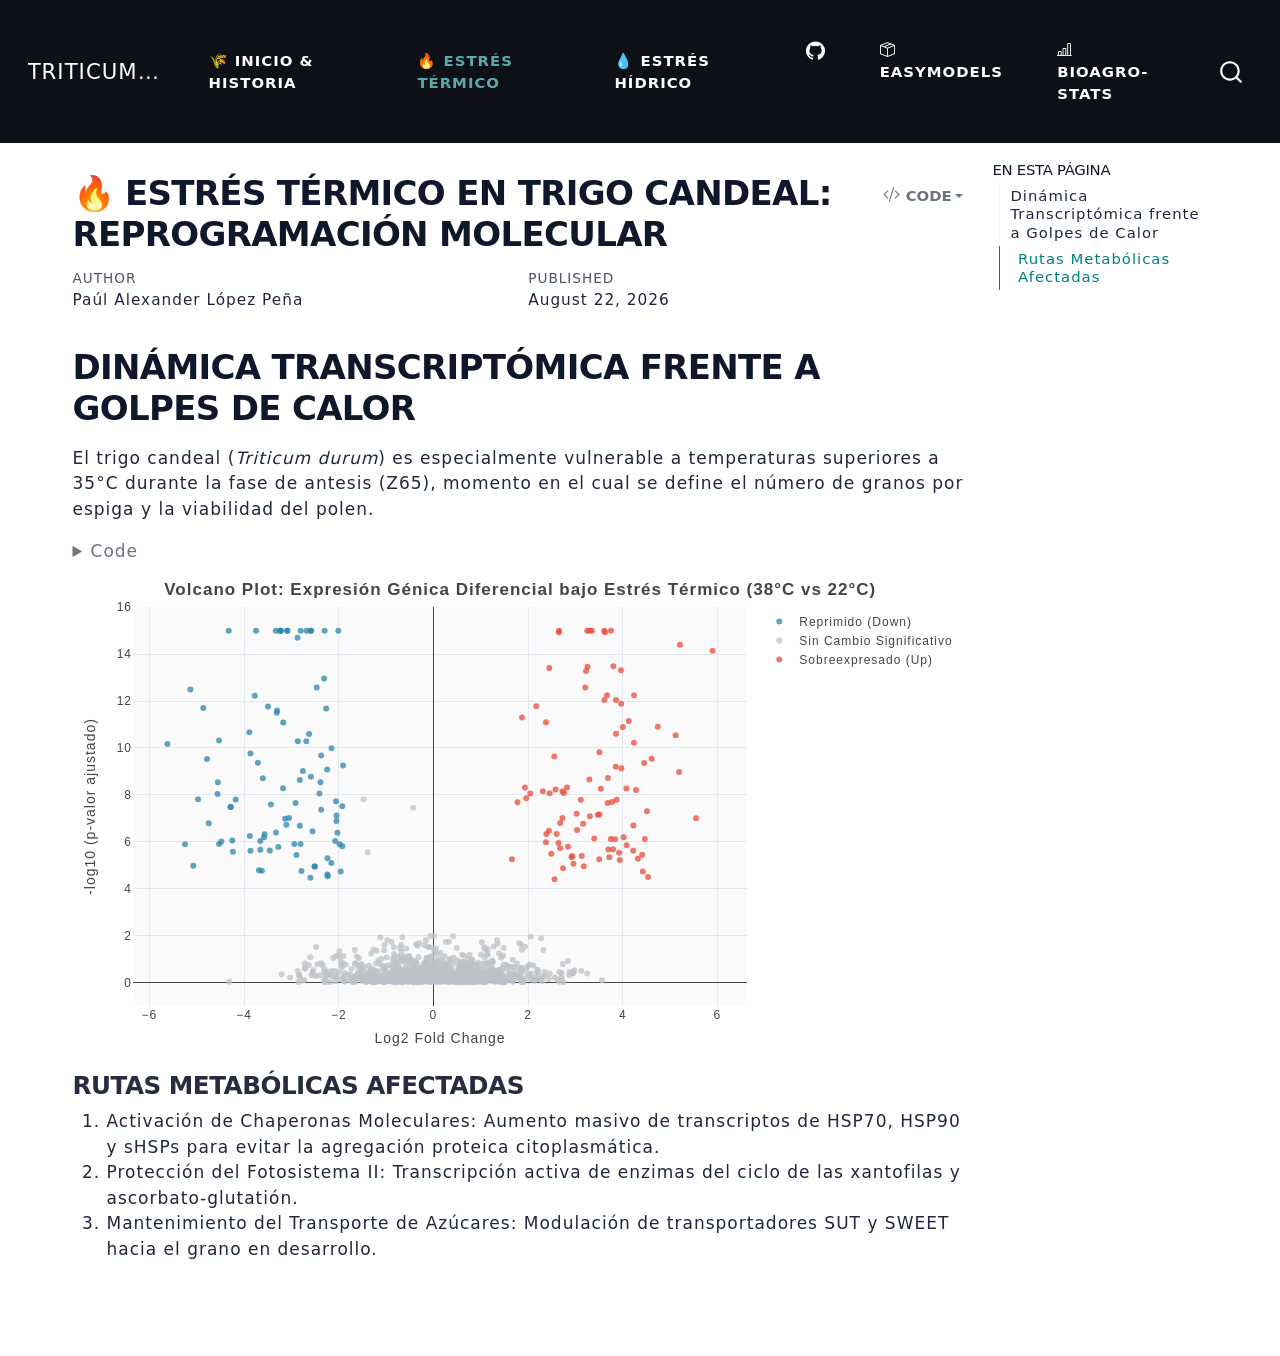
<file: heat-stress.html>
<!DOCTYPE html>
<html xmlns="http://www.w3.org/1999/xhtml" lang="en" xml:lang="en"><head>

<meta charset="utf-8">
<meta name="generator" content="quarto-1.10.18">

<meta name="viewport" content="width=device-width, initial-scale=1.0, user-scalable=yes">

<meta name="author" content="Paúl Alexander López Peña">
<meta name="dcterms.date" content="2026-08-22">

<title>🔥 Estrés Térmico en Trigo Candeal: Reprogramación Molecular – Triticum Tale</title>
<style>
/* Default styles provided by pandoc.
** See https://pandoc.org/MANUAL.html#variables-for-html for config info.
*/
span.smallcaps{font-variant: small-caps;}
div.columns{display: flex; gap: 1.5em;}
div.column{flex: auto;}
@media screen {
div.columns{gap: min(4vw, 1.5em);}
div.column{overflow-x: auto;}
}
div.hanging-indent{margin-left: 1.5em; text-indent: -1.5em;}
ul.task-list{list-style: none;}
ul.task-list li input[type="checkbox"] {
  width: 0.8em;
  margin: 0 0.8em 0.2em -1em; /* quarto-specific, see https://github.com/quarto-dev/quarto-cli/issues/4556 */ 
  vertical-align: middle;
}
/* CSS for syntax highlighting */
html { -webkit-text-size-adjust: 100%; }
pre > code.sourceCode { white-space: pre; position: relative; }
pre > code.sourceCode > span { display: inline-block; line-height: 1.25; }
pre > code.sourceCode > span:empty { height: 1.2em; }
.sourceCode { overflow: visible; }
code.sourceCode > span { color: inherit; text-decoration: inherit; }
div.sourceCode { margin: 1em 0; }
pre.sourceCode { margin: 0; }
@media screen {
div.sourceCode { overflow: auto; }
}
@media print {
pre > code.sourceCode { white-space: pre-wrap; }
pre > code.sourceCode > span { text-indent: -5em; padding-left: 5em; }
}
pre.numberSource code
  { counter-reset: source-line 0; }
pre.numberSource code > span
  { position: relative; left: -4em; counter-increment: source-line; }
pre.numberSource code > span > a:first-child::before
  { content: counter(source-line);
    position: relative; left: -1em; text-align: right; vertical-align: baseline;
    border: none; display: inline-block;
    -webkit-touch-callout: none; -webkit-user-select: none;
    -khtml-user-select: none; -moz-user-select: none;
    -ms-user-select: none; user-select: none;
    padding: 0 4px; width: 4em;
  }
pre.numberSource { margin-left: 3em;  padding-left: 4px; }
div.sourceCode
  {   }
@media screen {
pre > code.sourceCode > span > a:first-child::before { text-decoration: underline; }
}
</style>


<script src="site_libs/quarto-nav/quarto-nav.js"></script>
<script src="site_libs/quarto-nav/headroom.min.js"></script>
<script src="site_libs/clipboard/clipboard.min.js"></script>
<script src="site_libs/quarto-search/autocomplete.umd.js"></script>
<script src="site_libs/quarto-search/fuse.min.js"></script>
<script src="site_libs/quarto-search/quarto-search.js"></script>
<meta name="quarto:offset" content="./">
<script src="site_libs/quarto-html/quarto.js" type="module"></script>
<script src="site_libs/quarto-html/tabsets/tabsets.js" type="module"></script>
<script src="site_libs/quarto-html/popper.min.js"></script>
<script src="site_libs/quarto-html/tippy.umd.min.js"></script>
<script src="site_libs/quarto-html/anchor.min.js"></script>
<link href="site_libs/quarto-html/tippy.css" rel="stylesheet">
<link href="site_libs/quarto-html/quarto-syntax-highlighting-64a204ab8560d761af7679ceaba22944.css" rel="stylesheet" id="quarto-text-highlighting-styles">
<script src="site_libs/bootstrap/bootstrap.min.js"></script>
<link href="site_libs/bootstrap/bootstrap-icons.css" rel="stylesheet">
<link href="site_libs/bootstrap/bootstrap-1cfc937ed154677afd27bc320e817379.min.css" rel="stylesheet" append-hash="true" id="quarto-bootstrap" data-mode="light">
<script id="quarto-search-options" type="application/json">{
  "location": "navbar",
  "copy-button": false,
  "collapse-after": 3,
  "panel-placement": "end",
  "type": "overlay",
  "limit": 50,
  "keyboard-shortcut": [
    "f",
    "/",
    "s"
  ],
  "show-item-context": false,
  "language": {
    "search-no-results-text": "No results",
    "search-matching-documents-text": "matching documents",
    "search-copy-link-title": "Copy link to search",
    "search-hide-matches-text": "Hide additional matches",
    "search-more-match-text": "more match in this document",
    "search-more-matches-text": "more matches in this document",
    "search-clear-button-title": "Clear",
    "search-text-placeholder": "",
    "search-detached-cancel-button-title": "Cancel",
    "search-submit-button-title": "Submit",
    "search-label": "Search"
  }
}</script>
<style>html{ scroll-behavior: smooth; }</style>
<link href="site_libs/htmltools-fill-0.5.9/fill.css" rel="stylesheet">
<script src="site_libs/htmlwidgets-1.6.4/htmlwidgets.js"></script>
<script src="site_libs/plotly-binding-4.12.1/plotly.js"></script>
<script src="site_libs/typedarray-0.1/typedarray.min.js"></script>
<script src="site_libs/jquery-3.5.1/jquery.min.js"></script>
<link href="site_libs/crosstalk-1.2.2/css/crosstalk.min.css" rel="stylesheet">
<script src="site_libs/crosstalk-1.2.2/js/crosstalk.min.js"></script>
<link href="site_libs/plotly-htmlwidgets-css-2.25.2/plotly-htmlwidgets.css" rel="stylesheet">
<script src="site_libs/plotly-main-2.25.2/plotly-latest.min.js"></script>


</head>

<body class="nav-fixed quarto-light">

<div id="quarto-search-results"></div>
  <header id="quarto-header" class="headroom fixed-top">
    <nav class="navbar navbar-expand-lg " data-bs-theme="dark">
      <div class="navbar-container container-fluid">
      <div class="navbar-brand-container mx-auto">
    <a class="navbar-brand" href="./index.html">
    <span class="navbar-title">Triticum Tale</span>
    </a>
  </div>
            <div id="quarto-search" class="" title="Search"></div>
          <button class="navbar-toggler" type="button" data-bs-toggle="collapse" data-bs-target="#navbarCollapse" aria-controls="navbarCollapse" role="menu" aria-expanded="false" aria-label="Toggle navigation" onclick="if (window.quartoToggleHeadroom) { window.quartoToggleHeadroom(); }">
  <span class="navbar-toggler-icon"></span>
</button>
          <div class="collapse navbar-collapse" id="navbarCollapse">
            <ul class="navbar-nav navbar-nav-scroll me-auto">
  <li class="nav-item">
    <a class="nav-link" href="./index.html"> 
<span class="menu-text">🌾 Inicio &amp; Historia</span></a>
  </li>  
  <li class="nav-item">
    <a class="nav-link active" href="./heat-stress.html" aria-current="page"> 
<span class="menu-text">🔥 Estrés Térmico</span></a>
  </li>  
  <li class="nav-item">
    <a class="nav-link" href="./drought-stress.html"> 
<span class="menu-text">💧 Estrés Hídrico</span></a>
  </li>  
</ul>
            <ul class="navbar-nav navbar-nav-scroll ms-auto">
  <li class="nav-item compact">
    <a class="nav-link" href="https://github.com/PALP31/Triticum-tale-web"> <i class="bi bi-github" role="img" aria-label="GitHub">
</i> 
<span class="menu-text"></span></a>
  </li>  
  <li class="nav-item">
    <a class="nav-link" href="https://github.com/PALP31/easyModels"> <i class="bi bi-box-seam" role="img">
</i> 
<span class="menu-text">easyModels</span></a>
  </li>  
  <li class="nav-item">
    <a class="nav-link" href="https://github.com/PALP31/BioAgro-Stats"> <i class="bi bi-bar-chart-line" role="img">
</i> 
<span class="menu-text">BioAgro-Stats</span></a>
  </li>  
</ul>
          </div> <!-- /navcollapse -->
            <div class="quarto-navbar-tools">
</div>
      </div> <!-- /container-fluid -->
    </nav>
</header>
<!-- content -->
<div id="quarto-content" class="quarto-container page-columns page-rows-contents page-layout-full page-navbar">
<!-- sidebar -->
<!-- margin-sidebar -->
    <div id="quarto-margin-sidebar" class="sidebar margin-sidebar">
        <nav id="TOC" role="doc-toc" class="toc-active">
    <h2 id="toc-title">En esta página</h2>
   
  <ul>
  <li><a href="#dinámica-transcriptómica-frente-a-golpes-de-calor" id="toc-dinámica-transcriptómica-frente-a-golpes-de-calor" class="nav-link active" data-scroll-target="#dinámica-transcriptómica-frente-a-golpes-de-calor">Dinámica Transcriptómica frente a Golpes de Calor</a>
  <ul class="collapse">
  <li><a href="#rutas-metabólicas-afectadas" id="toc-rutas-metabólicas-afectadas" class="nav-link" data-scroll-target="#rutas-metabólicas-afectadas">Rutas Metabólicas Afectadas</a></li>
  </ul></li>
  </ul>
</nav>
    </div>
<!-- main -->
<main class="content column-page-left" id="quarto-document-content">

<header id="title-block-header" class="quarto-title-block default">
<div class="quarto-title">
<div class="quarto-title-block"><div><h1 class="title">🔥 Estrés Térmico en Trigo Candeal: Reprogramación Molecular</h1><button type="button" class="btn code-tools-button dropdown-toggle" id="quarto-code-tools-menu" data-bs-toggle="dropdown" aria-expanded="false"><i class="bi"></i> Code</button><ul class="dropdown-menu dropdown-menu-end" aria-labelelledby="quarto-code-tools-menu"><li><a id="quarto-show-all-code" class="dropdown-item" href="javascript:void(0)" role="button">Show All Code</a></li><li><a id="quarto-hide-all-code" class="dropdown-item" href="javascript:void(0)" role="button">Hide All Code</a></li><li><hr class="dropdown-divider"></li><li><a id="quarto-view-source" class="dropdown-item" href="javascript:void(0)" role="button">View Source</a></li></ul></div></div>
</div>



<div class="quarto-title-meta column-page-left">

    <div>
    <div class="quarto-title-meta-heading">Author</div>
    <div class="quarto-title-meta-contents">
             <p>Paúl Alexander López Peña </p>
          </div>
  </div>
    
    <div>
    <div class="quarto-title-meta-heading">Published</div>
    <div class="quarto-title-meta-contents">
      <p class="date">August 22, 2026</p>
    </div>
  </div>
  
    
  </div>
  


</header>


<section id="dinámica-transcriptómica-frente-a-golpes-de-calor" class="level1">
<h1>Dinámica Transcriptómica frente a Golpes de Calor</h1>
<p>El trigo candeal (<em>Triticum durum</em>) es especialmente vulnerable a temperaturas superiores a 35°C durante la fase de <strong>antesis (Z65)</strong>, momento en el cual se define el número de granos por espiga y la viabilidad del polen.</p>
<div class="cell">
<details class="code-fold">
<summary>Code</summary>
<div class="code-copy-outer-scaffold"><div class="sourceCode cell-code" id="cb1"><pre class="sourceCode r code-with-copy"><code class="sourceCode r"><span id="cb1-1"><a href="#cb1-1" aria-hidden="true" tabindex="-1"></a><span class="fu">library</span>(plotly)</span>
<span id="cb1-2"><a href="#cb1-2" aria-hidden="true" tabindex="-1"></a><span class="fu">library</span>(tidyverse)</span>
<span id="cb1-3"><a href="#cb1-3" aria-hidden="true" tabindex="-1"></a></span>
<span id="cb1-4"><a href="#cb1-4" aria-hidden="true" tabindex="-1"></a><span class="co"># Simulación de datos de expresión génica diferencial (Volcano Plot)</span></span>
<span id="cb1-5"><a href="#cb1-5" aria-hidden="true" tabindex="-1"></a><span class="fu">set.seed</span>(<span class="dv">888</span>)</span>
<span id="cb1-6"><a href="#cb1-6" aria-hidden="true" tabindex="-1"></a>n_genes <span class="ot">&lt;-</span> <span class="dv">1200</span></span>
<span id="cb1-7"><a href="#cb1-7" aria-hidden="true" tabindex="-1"></a></span>
<span id="cb1-8"><a href="#cb1-8" aria-hidden="true" tabindex="-1"></a>volcano_data <span class="ot">&lt;-</span> <span class="fu">data.frame</span>(</span>
<span id="cb1-9"><a href="#cb1-9" aria-hidden="true" tabindex="-1"></a>  <span class="at">Gene =</span> <span class="fu">paste0</span>(<span class="st">"TraesCS_"</span>, <span class="fu">sprintf</span>(<span class="st">"%05d"</span>, <span class="dv">1</span><span class="sc">:</span>n_genes)),</span>
<span id="cb1-10"><a href="#cb1-10" aria-hidden="true" tabindex="-1"></a>  <span class="at">Log2FC =</span> <span class="fu">c</span>(<span class="fu">rnorm</span>(<span class="dv">1000</span>, <span class="dv">0</span>, <span class="fl">1.2</span>), <span class="fu">rnorm</span>(<span class="dv">100</span>, <span class="fl">3.5</span>, <span class="fl">0.8</span>), <span class="fu">rnorm</span>(<span class="dv">100</span>, <span class="sc">-</span><span class="fl">3.2</span>, <span class="fl">0.9</span>)),</span>
<span id="cb1-11"><a href="#cb1-11" aria-hidden="true" tabindex="-1"></a>  <span class="at">p_val =</span> <span class="fu">c</span>(<span class="fu">runif</span>(<span class="dv">1000</span>, <span class="fl">0.01</span>, <span class="dv">1</span>), <span class="fu">rbeta</span>(<span class="dv">200</span>, <span class="fl">0.1</span>, <span class="dv">5</span>) <span class="sc">*</span> <span class="fl">1e-4</span>)</span>
<span id="cb1-12"><a href="#cb1-12" aria-hidden="true" tabindex="-1"></a>) <span class="sc">%&gt;%</span></span>
<span id="cb1-13"><a href="#cb1-13" aria-hidden="true" tabindex="-1"></a>  <span class="fu">mutate</span>(</span>
<span id="cb1-14"><a href="#cb1-14" aria-hidden="true" tabindex="-1"></a>    <span class="at">negLog10P =</span> <span class="sc">-</span><span class="fu">log10</span>(<span class="fu">pmax</span>(p_val, <span class="fl">1e-15</span>)),</span>
<span id="cb1-15"><a href="#cb1-15" aria-hidden="true" tabindex="-1"></a>    <span class="at">Regulacion =</span> <span class="fu">case_when</span>(</span>
<span id="cb1-16"><a href="#cb1-16" aria-hidden="true" tabindex="-1"></a>      Log2FC <span class="sc">&gt;</span> <span class="fl">1.5</span> <span class="sc">&amp;</span> negLog10P <span class="sc">&gt;</span> <span class="dv">2</span> <span class="sc">~</span> <span class="st">"Sobreexpresado (Up)"</span>,</span>
<span id="cb1-17"><a href="#cb1-17" aria-hidden="true" tabindex="-1"></a>      Log2FC <span class="sc">&lt;</span> <span class="sc">-</span><span class="fl">1.5</span> <span class="sc">&amp;</span> negLog10P <span class="sc">&gt;</span> <span class="dv">2</span> <span class="sc">~</span> <span class="st">"Reprimido (Down)"</span>,</span>
<span id="cb1-18"><a href="#cb1-18" aria-hidden="true" tabindex="-1"></a>      <span class="cn">TRUE</span> <span class="sc">~</span> <span class="st">"Sin Cambio Significativo"</span></span>
<span id="cb1-19"><a href="#cb1-19" aria-hidden="true" tabindex="-1"></a>    )</span>
<span id="cb1-20"><a href="#cb1-20" aria-hidden="true" tabindex="-1"></a>  )</span>
<span id="cb1-21"><a href="#cb1-21" aria-hidden="true" tabindex="-1"></a></span>
<span id="cb1-22"><a href="#cb1-22" aria-hidden="true" tabindex="-1"></a>p_volcano <span class="ot">&lt;-</span> <span class="fu">plot_ly</span>(</span>
<span id="cb1-23"><a href="#cb1-23" aria-hidden="true" tabindex="-1"></a>  <span class="at">data =</span> volcano_data,</span>
<span id="cb1-24"><a href="#cb1-24" aria-hidden="true" tabindex="-1"></a>  <span class="at">x =</span> <span class="sc">~</span>Log2FC,</span>
<span id="cb1-25"><a href="#cb1-25" aria-hidden="true" tabindex="-1"></a>  <span class="at">y =</span> <span class="sc">~</span>negLog10P,</span>
<span id="cb1-26"><a href="#cb1-26" aria-hidden="true" tabindex="-1"></a>  <span class="at">color =</span> <span class="sc">~</span>Regulacion,</span>
<span id="cb1-27"><a href="#cb1-27" aria-hidden="true" tabindex="-1"></a>  <span class="at">colors =</span> <span class="fu">c</span>(<span class="st">"Sobreexpresado (Up)"</span> <span class="ot">=</span> <span class="st">"#E74C3C"</span>, <span class="st">"Reprimido (Down)"</span> <span class="ot">=</span> <span class="st">"#2E86AB"</span>, <span class="st">"Sin Cambio Significativo"</span> <span class="ot">=</span> <span class="st">"#BDC3C7"</span>),</span>
<span id="cb1-28"><a href="#cb1-28" aria-hidden="true" tabindex="-1"></a>  <span class="at">type =</span> <span class="st">"scatter"</span>,</span>
<span id="cb1-29"><a href="#cb1-29" aria-hidden="true" tabindex="-1"></a>  <span class="at">mode =</span> <span class="st">"markers"</span>,</span>
<span id="cb1-30"><a href="#cb1-30" aria-hidden="true" tabindex="-1"></a>  <span class="at">marker =</span> <span class="fu">list</span>(<span class="at">size =</span> <span class="dv">6</span>, <span class="at">opacity =</span> <span class="fl">0.75</span>),</span>
<span id="cb1-31"><a href="#cb1-31" aria-hidden="true" tabindex="-1"></a>  <span class="at">text =</span> <span class="sc">~</span><span class="fu">paste</span>(</span>
<span id="cb1-32"><a href="#cb1-32" aria-hidden="true" tabindex="-1"></a>    <span class="st">"&lt;b&gt;Gen:&lt;/b&gt;"</span>, Gene,</span>
<span id="cb1-33"><a href="#cb1-33" aria-hidden="true" tabindex="-1"></a>    <span class="st">"&lt;br&gt;&lt;b&gt;Log2 Fold-Change:&lt;/b&gt;"</span>, <span class="fu">round</span>(Log2FC, <span class="dv">2</span>),</span>
<span id="cb1-34"><a href="#cb1-34" aria-hidden="true" tabindex="-1"></a>    <span class="st">"&lt;br&gt;&lt;b&gt;-log10(p-valor):&lt;/b&gt;"</span>, <span class="fu">round</span>(negLog10P, <span class="dv">2</span>),</span>
<span id="cb1-35"><a href="#cb1-35" aria-hidden="true" tabindex="-1"></a>    <span class="st">"&lt;br&gt;&lt;b&gt;Estado:&lt;/b&gt;"</span>, Regulacion</span>
<span id="cb1-36"><a href="#cb1-36" aria-hidden="true" tabindex="-1"></a>  ),</span>
<span id="cb1-37"><a href="#cb1-37" aria-hidden="true" tabindex="-1"></a>  <span class="at">hoverinfo =</span> <span class="st">"text"</span></span>
<span id="cb1-38"><a href="#cb1-38" aria-hidden="true" tabindex="-1"></a>) <span class="sc">%&gt;%</span></span>
<span id="cb1-39"><a href="#cb1-39" aria-hidden="true" tabindex="-1"></a>  <span class="fu">layout</span>(</span>
<span id="cb1-40"><a href="#cb1-40" aria-hidden="true" tabindex="-1"></a>    <span class="at">title =</span> <span class="st">"&lt;b&gt;Volcano Plot: Expresión Génica Diferencial bajo Estrés Térmico (38°C vs 22°C)&lt;/b&gt;"</span>,</span>
<span id="cb1-41"><a href="#cb1-41" aria-hidden="true" tabindex="-1"></a>    <span class="at">xaxis =</span> <span class="fu">list</span>(<span class="at">title =</span> <span class="st">"Log2 Fold Change"</span>, <span class="at">gridcolor =</span> <span class="st">"#e2e8f0"</span>),</span>
<span id="cb1-42"><a href="#cb1-42" aria-hidden="true" tabindex="-1"></a>    <span class="at">yaxis =</span> <span class="fu">list</span>(<span class="at">title =</span> <span class="st">"-log10 (p-valor ajustado)"</span>, <span class="at">gridcolor =</span> <span class="st">"#e2e8f0"</span>),</span>
<span id="cb1-43"><a href="#cb1-43" aria-hidden="true" tabindex="-1"></a>    <span class="at">plot_bgcolor =</span> <span class="st">"#fafafa"</span></span>
<span id="cb1-44"><a href="#cb1-44" aria-hidden="true" tabindex="-1"></a>  )</span>
<span id="cb1-45"><a href="#cb1-45" aria-hidden="true" tabindex="-1"></a></span>
<span id="cb1-46"><a href="#cb1-46" aria-hidden="true" tabindex="-1"></a>p_volcano</span></code></pre></div><button title="Copy to Clipboard" class="code-copy-button"><i class="bi"></i></button></div>
</details>
<div class="cell-output-display">
<div class="plotly html-widget html-fill-item" id="htmlwidget-bb8a277fc2675a526bfd" style="width:100%;height:464px;"></div>
<script type="application/json" data-for="htmlwidget-bb8a277fc2675a526bfd">{"x":{"visdat":{"1a062bc626e5":["function () ","plotlyVisDat"]},"cur_data":"1a062bc626e5","attrs":{"1a062bc626e5":{"x":{},"y":{},"mode":"markers","marker":{"size":6,"opacity":0.75},"text":{},"hoverinfo":"text","color":{},"colors":["#E74C3C","#2E86AB","#BDC3C7"],"alpha_stroke":1,"sizes":[10,100],"spans":[1,20],"type":"scatter"}},"layout":{"margin":{"b":40,"l":60,"t":25,"r":10},"title":"<b>Volcano Plot: Expresión Génica Diferencial bajo Estrés Térmico (38°C vs 22°C)<\/b>","xaxis":{"domain":[0,1],"automargin":true,"title":"Log2 Fold Change","gridcolor":"#e2e8f0"},"yaxis":{"domain":[0,1],"automargin":true,"title":"-log10 (p-valor ajustado)","gridcolor":"#e2e8f0"},"plot_bgcolor":"#fafafa","hovermode":"closest","showlegend":true},"source":"A","config":{"modeBarButtonsToAdd":["hoverclosest","hovercompare"],"showSendToCloud":false},"data":[{"x":[-3.0896427714329793,-2.154964978998958,-3.7741766228244895,-2.0280264538322532,-4.5276331663507232,-3.1062268014245236,-2.5939501568636589,-3.6249382803980534,-3.3300437328101156,-4.2506763887802963,-2.9373223570237963,-4.744372267732655,-3.3093079547618984,-1.980951652661723,-5.1347646524673047,-4.5535384254056233,-3.234556634379965,-3.1342234888608673,-5.6189149213294316,-3.4560142057742698,-4.3253640873914438,-4.7824064060911775,-2.3856735201606716,-3.7460695238459993,-2.3710209506234996,-1.9587060099142852,-4.9725032390500026,-4.2816144387197594,-2.5138374971422026,-2.0558441330365036,-2.408089769798675,-3.5664660684413554,-2.6259915207143121,-2.6791432575820475,-2.2982376396061075,-2.0480325327966526,-3.8645730668074907,-4.5600006288678525,-3.6564317164702436,-2.2453442436108362,-3.4356051883024947,-3.8886458683137328,-3.3262835374121473,-4.4791027571571878,-3.8785029346363671,-1.9259775650791333,-3.3026119150402238,-2.6859584776195522,-3.8645260581953536,-3.2348009841293632,-3.0842630179796711,-2.8063032352751098,-3.1731928230305977,-2.4649584757757435,-2.5531959412908281,-3.5791522649872927,-2.8027088102954489,-2.0771019772546504,-2.9119711777180721,-2.7578504883112664,-2.869412380808849,-3.6046410352487692,-2.5994294719057942,-3.177944999746511,-3.2214170309237775,-3.7080265887204407,-3.0488169309699655,-1.9081083027487686,-4.1771951451439797,-2.3083012737936017,-4.8619052863891863,-2.8217585961195439,-2.2348062571622958,-2.5873037517040007,-3.6563678682321483,-2.2387464361257257,-4.2876937842505756,-3.686510821800423,-2.3704620589982435,-3.2768906566696061,-2.5801795657010058,-2.2660501659099057,-2.008638067814891,-1.9242110453033632,-2.8222704447327365,-2.1532609954947519,-2.8939092659218222,-4.5294473790223613,-2.2383965274880304,-4.2357731414944686,-3.4941302571221162,-2.7880111162761887,-5.0735155460246641,-2.0467830604105188,-2.5008206717964456,-5.2478044408031579,-2.8637301813556699],"y":[15,5.0889929065904509,12.221144435483581,6.3756175736453908,10.320975102721208,6.7203594758075003,15,4.7590623518270814,15,6.0492226723524523,5.8985410038733033,6.7879252644665895,11.498314889280476,5.8891119189452832,12.490005060864389,8.5304237064049175,15,6.979827884103476,10.163567883122958,5.6200693427104955,15,9.5248856880974824,8.5378971549445009,15,7.3616255312748438,4.7276109710849212,7.8116811234540213,7.4808924355634794,4.9529355958549104,7.727191442361689,8.0497726206714191,6.3186772734113514,10.592624934899307,15,15,6.8786167703680876,9.7596235109431717,8.0368433896954379,6.0248950166254174,9.077900718107367,7.5863091345230567,10.668380555650716,6.3892237419761617,6.0085560441620398,6.2380600668858603,7.5107626870882829,11.599270242396155,10.286904358681099,5.6091563707912773,15,15,5.8988406423586079,11.083824852013102,12.576057488065413,6.4405099395172991,6.1871377026568712,15,6.0234898389259337,7.6494441583908657,9.0137692427048233,14.70000990622141,8.7099181701050483,4.4597679113070212,8.2742688559933768,15,9.3643730188472496,7.0070890045982841,9.2518017316965704,7.803706538695887,12.955857670627063,11.703190250983194,6.68095362901916,4.5263971932878908,8.7640311783788007,5.656885927585126,4.5996517265262442,7.4836617748405629,4.7756227851508681,9.6787971971965252,5.7679717925111875,15,11.681993055628698,15,5.8015083891120387,8.6357019928584027,9.9836185375974402,5.4339561957286771,5.9005058518375053,5.2932942166788699,5.5712369311194303,11.769863609321639,4.7481696309639698,4.9699691565947264,7.119060619928046,4.9308716863201667,5.8940607191291967,10.288569023663662],"mode":"markers","marker":{"color":"rgba(46,134,171,1)","size":6,"opacity":0.75,"line":{"color":"rgba(46,134,171,1)"}},"text":["<b>Gen:<\/b> TraesCS_01101 <br><b>Log2 Fold-Change:<\/b> -3.09 <br><b>-log10(p-valor):<\/b> 15 <br><b>Estado:<\/b> Reprimido (Down)","<b>Gen:<\/b> TraesCS_01102 <br><b>Log2 Fold-Change:<\/b> -2.15 <br><b>-log10(p-valor):<\/b> 5.09 <br><b>Estado:<\/b> Reprimido (Down)","<b>Gen:<\/b> TraesCS_01103 <br><b>Log2 Fold-Change:<\/b> -3.77 <br><b>-log10(p-valor):<\/b> 12.22 <br><b>Estado:<\/b> Reprimido (Down)","<b>Gen:<\/b> TraesCS_01104 <br><b>Log2 Fold-Change:<\/b> -2.03 <br><b>-log10(p-valor):<\/b> 6.38 <br><b>Estado:<\/b> Reprimido (Down)","<b>Gen:<\/b> TraesCS_01105 <br><b>Log2 Fold-Change:<\/b> -4.53 <br><b>-log10(p-valor):<\/b> 10.32 <br><b>Estado:<\/b> Reprimido (Down)","<b>Gen:<\/b> TraesCS_01106 <br><b>Log2 Fold-Change:<\/b> -3.11 <br><b>-log10(p-valor):<\/b> 6.72 <br><b>Estado:<\/b> Reprimido (Down)","<b>Gen:<\/b> TraesCS_01107 <br><b>Log2 Fold-Change:<\/b> -2.59 <br><b>-log10(p-valor):<\/b> 15 <br><b>Estado:<\/b> Reprimido (Down)","<b>Gen:<\/b> TraesCS_01108 <br><b>Log2 Fold-Change:<\/b> -3.62 <br><b>-log10(p-valor):<\/b> 4.76 <br><b>Estado:<\/b> Reprimido (Down)","<b>Gen:<\/b> TraesCS_01109 <br><b>Log2 Fold-Change:<\/b> -3.33 <br><b>-log10(p-valor):<\/b> 15 <br><b>Estado:<\/b> Reprimido (Down)","<b>Gen:<\/b> TraesCS_01110 <br><b>Log2 Fold-Change:<\/b> -4.25 <br><b>-log10(p-valor):<\/b> 6.05 <br><b>Estado:<\/b> Reprimido (Down)","<b>Gen:<\/b> TraesCS_01111 <br><b>Log2 Fold-Change:<\/b> -2.94 <br><b>-log10(p-valor):<\/b> 5.9 <br><b>Estado:<\/b> Reprimido (Down)","<b>Gen:<\/b> TraesCS_01112 <br><b>Log2 Fold-Change:<\/b> -4.74 <br><b>-log10(p-valor):<\/b> 6.79 <br><b>Estado:<\/b> Reprimido (Down)","<b>Gen:<\/b> TraesCS_01113 <br><b>Log2 Fold-Change:<\/b> -3.31 <br><b>-log10(p-valor):<\/b> 11.5 <br><b>Estado:<\/b> Reprimido (Down)","<b>Gen:<\/b> TraesCS_01114 <br><b>Log2 Fold-Change:<\/b> -1.98 <br><b>-log10(p-valor):<\/b> 5.89 <br><b>Estado:<\/b> Reprimido (Down)","<b>Gen:<\/b> TraesCS_01115 <br><b>Log2 Fold-Change:<\/b> -5.13 <br><b>-log10(p-valor):<\/b> 12.49 <br><b>Estado:<\/b> Reprimido (Down)","<b>Gen:<\/b> TraesCS_01116 <br><b>Log2 Fold-Change:<\/b> -4.55 <br><b>-log10(p-valor):<\/b> 8.53 <br><b>Estado:<\/b> Reprimido (Down)","<b>Gen:<\/b> TraesCS_01117 <br><b>Log2 Fold-Change:<\/b> -3.23 <br><b>-log10(p-valor):<\/b> 15 <br><b>Estado:<\/b> Reprimido (Down)","<b>Gen:<\/b> TraesCS_01118 <br><b>Log2 Fold-Change:<\/b> -3.13 <br><b>-log10(p-valor):<\/b> 6.98 <br><b>Estado:<\/b> Reprimido (Down)","<b>Gen:<\/b> TraesCS_01119 <br><b>Log2 Fold-Change:<\/b> -5.62 <br><b>-log10(p-valor):<\/b> 10.16 <br><b>Estado:<\/b> Reprimido (Down)","<b>Gen:<\/b> TraesCS_01120 <br><b>Log2 Fold-Change:<\/b> -3.46 <br><b>-log10(p-valor):<\/b> 5.62 <br><b>Estado:<\/b> Reprimido (Down)","<b>Gen:<\/b> TraesCS_01121 <br><b>Log2 Fold-Change:<\/b> -4.33 <br><b>-log10(p-valor):<\/b> 15 <br><b>Estado:<\/b> Reprimido (Down)","<b>Gen:<\/b> TraesCS_01122 <br><b>Log2 Fold-Change:<\/b> -4.78 <br><b>-log10(p-valor):<\/b> 9.52 <br><b>Estado:<\/b> Reprimido (Down)","<b>Gen:<\/b> TraesCS_01123 <br><b>Log2 Fold-Change:<\/b> -2.39 <br><b>-log10(p-valor):<\/b> 8.54 <br><b>Estado:<\/b> Reprimido (Down)","<b>Gen:<\/b> TraesCS_01124 <br><b>Log2 Fold-Change:<\/b> -3.75 <br><b>-log10(p-valor):<\/b> 15 <br><b>Estado:<\/b> Reprimido (Down)","<b>Gen:<\/b> TraesCS_01125 <br><b>Log2 Fold-Change:<\/b> -2.37 <br><b>-log10(p-valor):<\/b> 7.36 <br><b>Estado:<\/b> Reprimido (Down)","<b>Gen:<\/b> TraesCS_01126 <br><b>Log2 Fold-Change:<\/b> -1.96 <br><b>-log10(p-valor):<\/b> 4.73 <br><b>Estado:<\/b> Reprimido (Down)","<b>Gen:<\/b> TraesCS_01127 <br><b>Log2 Fold-Change:<\/b> -4.97 <br><b>-log10(p-valor):<\/b> 7.81 <br><b>Estado:<\/b> Reprimido (Down)","<b>Gen:<\/b> TraesCS_01128 <br><b>Log2 Fold-Change:<\/b> -4.28 <br><b>-log10(p-valor):<\/b> 7.48 <br><b>Estado:<\/b> Reprimido (Down)","<b>Gen:<\/b> TraesCS_01129 <br><b>Log2 Fold-Change:<\/b> -2.51 <br><b>-log10(p-valor):<\/b> 4.95 <br><b>Estado:<\/b> Reprimido (Down)","<b>Gen:<\/b> TraesCS_01130 <br><b>Log2 Fold-Change:<\/b> -2.06 <br><b>-log10(p-valor):<\/b> 7.73 <br><b>Estado:<\/b> Reprimido (Down)","<b>Gen:<\/b> TraesCS_01131 <br><b>Log2 Fold-Change:<\/b> -2.41 <br><b>-log10(p-valor):<\/b> 8.05 <br><b>Estado:<\/b> Reprimido (Down)","<b>Gen:<\/b> TraesCS_01132 <br><b>Log2 Fold-Change:<\/b> -3.57 <br><b>-log10(p-valor):<\/b> 6.32 <br><b>Estado:<\/b> Reprimido (Down)","<b>Gen:<\/b> TraesCS_01133 <br><b>Log2 Fold-Change:<\/b> -2.63 <br><b>-log10(p-valor):<\/b> 10.59 <br><b>Estado:<\/b> Reprimido (Down)","<b>Gen:<\/b> TraesCS_01134 <br><b>Log2 Fold-Change:<\/b> -2.68 <br><b>-log10(p-valor):<\/b> 15 <br><b>Estado:<\/b> Reprimido (Down)","<b>Gen:<\/b> TraesCS_01135 <br><b>Log2 Fold-Change:<\/b> -2.3 <br><b>-log10(p-valor):<\/b> 15 <br><b>Estado:<\/b> Reprimido (Down)","<b>Gen:<\/b> TraesCS_01136 <br><b>Log2 Fold-Change:<\/b> -2.05 <br><b>-log10(p-valor):<\/b> 6.88 <br><b>Estado:<\/b> Reprimido (Down)","<b>Gen:<\/b> TraesCS_01137 <br><b>Log2 Fold-Change:<\/b> -3.86 <br><b>-log10(p-valor):<\/b> 9.76 <br><b>Estado:<\/b> Reprimido (Down)","<b>Gen:<\/b> TraesCS_01138 <br><b>Log2 Fold-Change:<\/b> -4.56 <br><b>-log10(p-valor):<\/b> 8.04 <br><b>Estado:<\/b> Reprimido (Down)","<b>Gen:<\/b> TraesCS_01139 <br><b>Log2 Fold-Change:<\/b> -3.66 <br><b>-log10(p-valor):<\/b> 6.02 <br><b>Estado:<\/b> Reprimido (Down)","<b>Gen:<\/b> TraesCS_01140 <br><b>Log2 Fold-Change:<\/b> -2.25 <br><b>-log10(p-valor):<\/b> 9.08 <br><b>Estado:<\/b> Reprimido (Down)","<b>Gen:<\/b> TraesCS_01141 <br><b>Log2 Fold-Change:<\/b> -3.44 <br><b>-log10(p-valor):<\/b> 7.59 <br><b>Estado:<\/b> Reprimido (Down)","<b>Gen:<\/b> TraesCS_01142 <br><b>Log2 Fold-Change:<\/b> -3.89 <br><b>-log10(p-valor):<\/b> 10.67 <br><b>Estado:<\/b> Reprimido (Down)","<b>Gen:<\/b> TraesCS_01143 <br><b>Log2 Fold-Change:<\/b> -3.33 <br><b>-log10(p-valor):<\/b> 6.39 <br><b>Estado:<\/b> Reprimido (Down)","<b>Gen:<\/b> TraesCS_01144 <br><b>Log2 Fold-Change:<\/b> -4.48 <br><b>-log10(p-valor):<\/b> 6.01 <br><b>Estado:<\/b> Reprimido (Down)","<b>Gen:<\/b> TraesCS_01145 <br><b>Log2 Fold-Change:<\/b> -3.88 <br><b>-log10(p-valor):<\/b> 6.24 <br><b>Estado:<\/b> Reprimido (Down)","<b>Gen:<\/b> TraesCS_01146 <br><b>Log2 Fold-Change:<\/b> -1.93 <br><b>-log10(p-valor):<\/b> 7.51 <br><b>Estado:<\/b> Reprimido (Down)","<b>Gen:<\/b> TraesCS_01147 <br><b>Log2 Fold-Change:<\/b> -3.3 <br><b>-log10(p-valor):<\/b> 11.6 <br><b>Estado:<\/b> Reprimido (Down)","<b>Gen:<\/b> TraesCS_01148 <br><b>Log2 Fold-Change:<\/b> -2.69 <br><b>-log10(p-valor):<\/b> 10.29 <br><b>Estado:<\/b> Reprimido (Down)","<b>Gen:<\/b> TraesCS_01149 <br><b>Log2 Fold-Change:<\/b> -3.86 <br><b>-log10(p-valor):<\/b> 5.61 <br><b>Estado:<\/b> Reprimido (Down)","<b>Gen:<\/b> TraesCS_01150 <br><b>Log2 Fold-Change:<\/b> -3.23 <br><b>-log10(p-valor):<\/b> 15 <br><b>Estado:<\/b> Reprimido (Down)","<b>Gen:<\/b> TraesCS_01151 <br><b>Log2 Fold-Change:<\/b> -3.08 <br><b>-log10(p-valor):<\/b> 15 <br><b>Estado:<\/b> Reprimido (Down)","<b>Gen:<\/b> TraesCS_01152 <br><b>Log2 Fold-Change:<\/b> -2.81 <br><b>-log10(p-valor):<\/b> 5.9 <br><b>Estado:<\/b> Reprimido (Down)","<b>Gen:<\/b> TraesCS_01153 <br><b>Log2 Fold-Change:<\/b> -3.17 <br><b>-log10(p-valor):<\/b> 11.08 <br><b>Estado:<\/b> Reprimido (Down)","<b>Gen:<\/b> TraesCS_01154 <br><b>Log2 Fold-Change:<\/b> -2.46 <br><b>-log10(p-valor):<\/b> 12.58 <br><b>Estado:<\/b> Reprimido (Down)","<b>Gen:<\/b> TraesCS_01155 <br><b>Log2 Fold-Change:<\/b> -2.55 <br><b>-log10(p-valor):<\/b> 6.44 <br><b>Estado:<\/b> Reprimido (Down)","<b>Gen:<\/b> TraesCS_01156 <br><b>Log2 Fold-Change:<\/b> -3.58 <br><b>-log10(p-valor):<\/b> 6.19 <br><b>Estado:<\/b> Reprimido (Down)","<b>Gen:<\/b> TraesCS_01157 <br><b>Log2 Fold-Change:<\/b> -2.8 <br><b>-log10(p-valor):<\/b> 15 <br><b>Estado:<\/b> Reprimido (Down)","<b>Gen:<\/b> TraesCS_01158 <br><b>Log2 Fold-Change:<\/b> -2.08 <br><b>-log10(p-valor):<\/b> 6.02 <br><b>Estado:<\/b> Reprimido (Down)","<b>Gen:<\/b> TraesCS_01159 <br><b>Log2 Fold-Change:<\/b> -2.91 <br><b>-log10(p-valor):<\/b> 7.65 <br><b>Estado:<\/b> Reprimido (Down)","<b>Gen:<\/b> TraesCS_01160 <br><b>Log2 Fold-Change:<\/b> -2.76 <br><b>-log10(p-valor):<\/b> 9.01 <br><b>Estado:<\/b> Reprimido (Down)","<b>Gen:<\/b> TraesCS_01161 <br><b>Log2 Fold-Change:<\/b> -2.87 <br><b>-log10(p-valor):<\/b> 14.7 <br><b>Estado:<\/b> Reprimido (Down)","<b>Gen:<\/b> TraesCS_01162 <br><b>Log2 Fold-Change:<\/b> -3.6 <br><b>-log10(p-valor):<\/b> 8.71 <br><b>Estado:<\/b> Reprimido (Down)","<b>Gen:<\/b> TraesCS_01163 <br><b>Log2 Fold-Change:<\/b> -2.6 <br><b>-log10(p-valor):<\/b> 4.46 <br><b>Estado:<\/b> Reprimido (Down)","<b>Gen:<\/b> TraesCS_01164 <br><b>Log2 Fold-Change:<\/b> -3.18 <br><b>-log10(p-valor):<\/b> 8.27 <br><b>Estado:<\/b> Reprimido (Down)","<b>Gen:<\/b> TraesCS_01165 <br><b>Log2 Fold-Change:<\/b> -3.22 <br><b>-log10(p-valor):<\/b> 15 <br><b>Estado:<\/b> Reprimido (Down)","<b>Gen:<\/b> TraesCS_01166 <br><b>Log2 Fold-Change:<\/b> -3.71 <br><b>-log10(p-valor):<\/b> 9.36 <br><b>Estado:<\/b> Reprimido (Down)","<b>Gen:<\/b> TraesCS_01167 <br><b>Log2 Fold-Change:<\/b> -3.05 <br><b>-log10(p-valor):<\/b> 7.01 <br><b>Estado:<\/b> Reprimido (Down)","<b>Gen:<\/b> TraesCS_01168 <br><b>Log2 Fold-Change:<\/b> -1.91 <br><b>-log10(p-valor):<\/b> 9.25 <br><b>Estado:<\/b> Reprimido (Down)","<b>Gen:<\/b> TraesCS_01169 <br><b>Log2 Fold-Change:<\/b> -4.18 <br><b>-log10(p-valor):<\/b> 7.8 <br><b>Estado:<\/b> Reprimido (Down)","<b>Gen:<\/b> TraesCS_01170 <br><b>Log2 Fold-Change:<\/b> -2.31 <br><b>-log10(p-valor):<\/b> 12.96 <br><b>Estado:<\/b> Reprimido (Down)","<b>Gen:<\/b> TraesCS_01171 <br><b>Log2 Fold-Change:<\/b> -4.86 <br><b>-log10(p-valor):<\/b> 11.7 <br><b>Estado:<\/b> Reprimido (Down)","<b>Gen:<\/b> TraesCS_01172 <br><b>Log2 Fold-Change:<\/b> -2.82 <br><b>-log10(p-valor):<\/b> 6.68 <br><b>Estado:<\/b> Reprimido (Down)","<b>Gen:<\/b> TraesCS_01173 <br><b>Log2 Fold-Change:<\/b> -2.23 <br><b>-log10(p-valor):<\/b> 4.53 <br><b>Estado:<\/b> Reprimido (Down)","<b>Gen:<\/b> TraesCS_01174 <br><b>Log2 Fold-Change:<\/b> -2.59 <br><b>-log10(p-valor):<\/b> 8.76 <br><b>Estado:<\/b> Reprimido (Down)","<b>Gen:<\/b> TraesCS_01176 <br><b>Log2 Fold-Change:<\/b> -3.66 <br><b>-log10(p-valor):<\/b> 5.66 <br><b>Estado:<\/b> Reprimido (Down)","<b>Gen:<\/b> TraesCS_01177 <br><b>Log2 Fold-Change:<\/b> -2.24 <br><b>-log10(p-valor):<\/b> 4.6 <br><b>Estado:<\/b> Reprimido (Down)","<b>Gen:<\/b> TraesCS_01178 <br><b>Log2 Fold-Change:<\/b> -4.29 <br><b>-log10(p-valor):<\/b> 7.48 <br><b>Estado:<\/b> Reprimido (Down)","<b>Gen:<\/b> TraesCS_01179 <br><b>Log2 Fold-Change:<\/b> -3.69 <br><b>-log10(p-valor):<\/b> 4.78 <br><b>Estado:<\/b> Reprimido (Down)","<b>Gen:<\/b> TraesCS_01181 <br><b>Log2 Fold-Change:<\/b> -2.37 <br><b>-log10(p-valor):<\/b> 9.68 <br><b>Estado:<\/b> Reprimido (Down)","<b>Gen:<\/b> TraesCS_01182 <br><b>Log2 Fold-Change:<\/b> -3.28 <br><b>-log10(p-valor):<\/b> 5.77 <br><b>Estado:<\/b> Reprimido (Down)","<b>Gen:<\/b> TraesCS_01183 <br><b>Log2 Fold-Change:<\/b> -2.58 <br><b>-log10(p-valor):<\/b> 15 <br><b>Estado:<\/b> Reprimido (Down)","<b>Gen:<\/b> TraesCS_01184 <br><b>Log2 Fold-Change:<\/b> -2.27 <br><b>-log10(p-valor):<\/b> 11.68 <br><b>Estado:<\/b> Reprimido (Down)","<b>Gen:<\/b> TraesCS_01185 <br><b>Log2 Fold-Change:<\/b> -2.01 <br><b>-log10(p-valor):<\/b> 15 <br><b>Estado:<\/b> Reprimido (Down)","<b>Gen:<\/b> TraesCS_01186 <br><b>Log2 Fold-Change:<\/b> -1.92 <br><b>-log10(p-valor):<\/b> 5.8 <br><b>Estado:<\/b> Reprimido (Down)","<b>Gen:<\/b> TraesCS_01187 <br><b>Log2 Fold-Change:<\/b> -2.82 <br><b>-log10(p-valor):<\/b> 8.64 <br><b>Estado:<\/b> Reprimido (Down)","<b>Gen:<\/b> TraesCS_01188 <br><b>Log2 Fold-Change:<\/b> -2.15 <br><b>-log10(p-valor):<\/b> 9.98 <br><b>Estado:<\/b> Reprimido (Down)","<b>Gen:<\/b> TraesCS_01189 <br><b>Log2 Fold-Change:<\/b> -2.89 <br><b>-log10(p-valor):<\/b> 5.43 <br><b>Estado:<\/b> Reprimido (Down)","<b>Gen:<\/b> TraesCS_01190 <br><b>Log2 Fold-Change:<\/b> -4.53 <br><b>-log10(p-valor):<\/b> 5.9 <br><b>Estado:<\/b> Reprimido (Down)","<b>Gen:<\/b> TraesCS_01191 <br><b>Log2 Fold-Change:<\/b> -2.24 <br><b>-log10(p-valor):<\/b> 5.29 <br><b>Estado:<\/b> Reprimido (Down)","<b>Gen:<\/b> TraesCS_01192 <br><b>Log2 Fold-Change:<\/b> -4.24 <br><b>-log10(p-valor):<\/b> 5.57 <br><b>Estado:<\/b> Reprimido (Down)","<b>Gen:<\/b> TraesCS_01193 <br><b>Log2 Fold-Change:<\/b> -3.49 <br><b>-log10(p-valor):<\/b> 11.77 <br><b>Estado:<\/b> Reprimido (Down)","<b>Gen:<\/b> TraesCS_01194 <br><b>Log2 Fold-Change:<\/b> -2.79 <br><b>-log10(p-valor):<\/b> 4.75 <br><b>Estado:<\/b> Reprimido (Down)","<b>Gen:<\/b> TraesCS_01195 <br><b>Log2 Fold-Change:<\/b> -5.07 <br><b>-log10(p-valor):<\/b> 4.97 <br><b>Estado:<\/b> Reprimido (Down)","<b>Gen:<\/b> TraesCS_01196 <br><b>Log2 Fold-Change:<\/b> -2.05 <br><b>-log10(p-valor):<\/b> 7.12 <br><b>Estado:<\/b> Reprimido (Down)","<b>Gen:<\/b> TraesCS_01197 <br><b>Log2 Fold-Change:<\/b> -2.5 <br><b>-log10(p-valor):<\/b> 4.93 <br><b>Estado:<\/b> Reprimido (Down)","<b>Gen:<\/b> TraesCS_01198 <br><b>Log2 Fold-Change:<\/b> -5.25 <br><b>-log10(p-valor):<\/b> 5.89 <br><b>Estado:<\/b> Reprimido (Down)","<b>Gen:<\/b> TraesCS_01199 <br><b>Log2 Fold-Change:<\/b> -2.86 <br><b>-log10(p-valor):<\/b> 10.29 <br><b>Estado:<\/b> Reprimido (Down)"],"hoverinfo":["text","text","text","text","text","text","text","text","text","text","text","text","text","text","text","text","text","text","text","text","text","text","text","text","text","text","text","text","text","text","text","text","text","text","text","text","text","text","text","text","text","text","text","text","text","text","text","text","text","text","text","text","text","text","text","text","text","text","text","text","text","text","text","text","text","text","text","text","text","text","text","text","text","text","text","text","text","text","text","text","text","text","text","text","text","text","text","text","text","text","text","text","text","text","text","text","text"],"type":"scatter","name":"Reprimido (Down)","textfont":{"color":"rgba(46,134,171,1)"},"error_y":{"color":"rgba(46,134,171,1)"},"error_x":{"color":"rgba(46,134,171,1)"},"line":{"color":"rgba(46,134,171,1)"},"xaxis":"x","yaxis":"y","frame":null},{"x":[-2.341612008357385,-1.8532393831306662,0.87579923642257718,-0.33309815840481188,-1.9875412070301952,-0.30122805384944368,-2.5997447644802523,0.70423242490983484,0.7567403418135642,1.3243074728361606,0.38088133073974734,1.6268807822581146,1.147390892444812,0.48666864571548307,-0.60067122250300997,-1.3736062613139084,1.4174496655497777,-0.22976964150903925,-2.6314084537178086,-0.40613926436230807,-0.062223356056150654,-0.33581996476797066,-0.89862445664598556,0.932599525130134,-0.26816244642579307,-0.16999526704046497,-0.20787432443286993,3.5626609334086505,0.28202967535759466,0.39373871433860763,1.965704305461792,-1.2013789196802251,0.23547409156986446,1.3450821621294511,-0.014351935600091462,-1.9157101257371776,0.75875662741621208,1.5391856736169998,-0.92326010702956329,1.0674576484179401,0.23778943064695307,0.14712645347799821,-1.377718911748504,-2.3018429993818073,-0.32880260641846099,-0.90438372438234782,-1.6581612100265068,1.8432195725431426,0.11496575953220707,0.49439802927193094,0.8407410239237636,-0.40763587708333926,-0.68160575163908343,-0.19325293359278359,1.9860064864349631,0.38670925624619956,0.85165048237772589,0.61308092306136486,0.29947246872302874,-1.2566545004255998,-0.5466923558810276,0.022754784871150745,-0.38158636394200235,-0.66017147761865136,1.7615606997978186,-0.34474597219677205,0.50692793715128348,-0.082974214433577803,-2.1141288390678361,-3.0275049604062523,1.6287850561517789,0.53350914009074901,-1.0421973078387117,0.91157368883878398,-1.2425074250332071,-0.22412299742308564,0.48440729654399262,1.5270729910257446,-1.4970512740839712,0.19709307853515323,-0.79989452628967239,-2.1985164532248151,0.96823389518835112,1.0494182217420236,-1.9692329991572433,1.7643460655174217,1.0363669929280728,0.90025275093171131,0.31619512409328121,1.4206485049377884,0.9200314751225479,1.0767586181682929,0.99811226698626443,-2.069346722881912,-0.73792532443860637,0.098584214182388344,-1.6632406232567685,-1.5522639596085051,1.4808696100530556,-1.0333534765738188,0.87590178377449723,-1.0141434562695413,-1.4492576568002284,2.1121060003852552,-1.5939058930429961,-0.7765451630027419,-1.6048948723467784,-0.096679879283755335,1.3031360726634109,-0.17446434775044664,-0.0049304390993251965,2.9603977079453361,-1.3951918625947461,-0.92853128443072708,0.22801304646366338,-0.6711856399733277,-1.0597068116977961,0.77660046342064593,-0.062291175500951361,1.2777058425708616,-0.42238909578890382,1.1748992820302866,1.2584995252951152,0.078105453334135697,0.11656761755793661,0.74067699655083807,0.12003531592397716,-0.047784788763976183,-1.1881849639775584,-0.86995715747975122,0.69980966238707132,-0.0099207612329152272,0.2962362196324696,-1.2087935135531527,1.9742890823738355,1.8287551088903242,-1.6847172462011815,-1.4032419569434829,-0.80237097959281922,-1.0182871380076837,-0.53576262961898846,0.2327213083451424,0.79471984119809014,1.1207684139485854,1.081012125238354,-0.39116524528680469,1.1367498741034552,-0.87222524592241379,0.14815325655324907,1.5887349677276821,0.67539762605172182,-0.92947224670666417,0.94538415794237607,-0.87186487760617926,0.51353912434937132,2.6234139177794122,0.34812348006138955,0.9108115647175874,-0.76375460363975123,0.99756082819271485,2.7425806892297655,-1.6022701953648888,2.6566999206314299,0.14816937953115744,-0.82424928355645,1.2566655814216927,-1.6385260856083435,2.1949626559404596,-0.92927372864856028,-0.024396497970507105,0.72623574545538638,-0.83341670259492795,-1.0040693833095149,-0.77551748140573318,1.7273242946773362,-0.79285664554564006,1.935532776985903,0.13950028743392884,1.2144557837981473,1.8648455551774148,-1.4324615217274199,1.5209398689837672,-2.0399461706550377,1.1412921283005983,-0.53573457157214932,-0.44813036907535925,-0.41183025395132045,-0.77153082742598122,0.92184336476377193,0.17903713818362471,0.6426484047156501,0.16821386020187373,-0.55181916786476037,0.11809256607315309,0.11673407658797844,1.8145560704406705,1.8728701558556597,0.47226054367802661,0.28282281837661744,0.92467375002811236,0.033149621162473893,1.7130808500859407,1.8579930872200694,1.483125669683423,-1.12402277231505,-0.28572399620753119,0.4922066157361154,-1.8775093849968436,2.3500712154962984,-0.740834458455223,0.80419440808091358,0.79591919406185818,0.94474913809141514,2.0364516259818495,0.6433664082798668,-0.26833269799292148,-0.9986523941889931,0.68062160350254186,0.55983942771687267,-0.52587774753042127,0.62797063533738184,1.8988024101253975,-1.4098095114292521,-1.4971939361507942,1.4284108515905845,-0.37790866075804719,-1.5745380954452193,-0.69114283345643479,-0.53614784121844161,0.81776163027042958,0.34280164191500961,-0.25413034588588412,-0.17156279474269107,0.19674458571135789,-1.0688113675782238,-0.76084622211349962,0.49711939689887746,-1.4636930886762387,-0.98934390124884153,-0.14943196016113747,1.2855393865839939,-0.54630976018275335,0.018631204250614975,2.4379688786778471,0.27521498559154944,-0.086799267958676984,-0.15768100914867519,0.06769620538468428,-1.9471591143725018,2.0743518241640668,0.49695659262779196,1.410953031011809,-0.52265363817995547,-0.65107365231907943,1.4499187810747114,-0.76824101836080327,-1.4090517103726607,0.14457137318898886,-0.42198565516978442,0.27122726228939709,-0.86337856750664888,-0.19626418107892932,-0.15685031999740159,1.3449365564040565,-2.3053288492632209,-0.37516281361399545,-0.16504737998042815,0.56452808362824036,0.51495377697000555,0.34122478721135036,0.037708774631754496,0.23193894442252677,-0.52093298043217184,-0.26555937068066565,0.53431354856123636,-4.3113474201671993,0.23121161011220048,0.42988249485030533,1.875641854792512,0.68709392558984894,2.6569367115625231,-0.11332925296589827,-1.5513751735709904,0.20514889980997472,1.0361189693063821,-0.50401421759457399,0.15285552849354353,0.62930784506618032,-0.68926988568161462,-0.56634653721276229,0.15268152865280976,-0.41976693244294766,-0.54213703913905453,-1.4470845761030404,-0.35157372142671633,0.7631610327919125,-0.084651290501869814,1.7002491433342923,-0.86888711802062779,-0.38805690173707269,-0.71710507242656274,-1.5762062145164868,0.37053200964339617,2.1284934130010678,-2.0663155777645579,-0.72050826628770015,-0.58189697036862265,2.7054190808851746,-1.1625444155455684,1.156818287847748,-0.56049939290801853,0.70413128393498348,-0.63230476679611824,-0.50975961313039397,-2.1942276832230747,-2.2559245542945972,-1.258220769095995,-0.45486394829695898,-1.1014752134751773,0.46607513574624282,0.63124920652059047,0.63384346671004999,1.6494551980240955,-0.66517801559864931,2.2200576527554112,0.052819205634801851,1.8361092264184988,-0.06981056496024296,-1.7326703844886202,-1.9550358334082854,-0.35241202103810243,0.57090060586902869,0.016441803697145353,-0.16276120222485577,1.7222289035491616,1.1748389664188459,-0.37422498055619979,2.7125064156572067,-0.065523021883360233,-1.8662200058569554,-1.3678742952573681,1.1416892969251109,-1.363449639024046,-0.0047030369387218492,1.6587950263851112,0.76454491207362463,-2.5527432340383416,0.82130961488529231,1.9906108468853285,-0.19280782195420351,0.93554947916015663,-1.1302532430884806,-0.43433377331727813,-1.3072122431848445,0.69783741187565806,2.1796750564031293,0.9920021622163262,-2.8424028631122522,0.27010610676172325,0.73746294655117295,-0.46429729417255711,-0.15018633961951708,0.63322929545649242,0.41744607212881585,1.3866023919921793,0.5245250514766534,0.023302821356344254,-0.36275441248634965,-0.15790581829275957,-1.2604472609490358,-2.8335984524868718,-0.013404891126029396,-1.2977678608696479,-0.23758472702199138,0.21643502888321256,-0.39758266162252748,0.17037464929605617,-0.65497040641170046,-1.0163842284965481,0.53219364428695681,-0.23865915280550429,-0.77712075560432836,-0.32709466479466937,-0.78702151765976935,1.0813075932665042,-0.16123047935602097,-1.106344149322805,0.070215931254639416,-1.3315216874018776,1.8522438789206521,2.3553487448998585,-0.73723438670441621,0.64081482854010618,2.4544801226083215,0.45990963070798208,-0.74839871096767385,0.97517251071020772,-1.1828276543381215,-1.7049557788981018,-0.93202908500169679,1.0012204983771262,1.3591222124849283,-0.2095039923464084,-1.031588635866594,0.048347699976477511,1.1067917678093853,0.71054215474954241,-0.6742631927580397,1.1228070048256655,0.80153666485136632,-0.14006681532598669,-1.5726730993962359,-0.79679280355686033,0.79836525415862913,-0.074471022806731679,0.74273728138158346,-0.82316134627861692,-0.33927585778561242,0.14528474086800997,-1.6974858910225918,-2.2081510056151425,0.70567147770210958,0.06795490298393346,-0.99336739445613809,-0.17773539476018418,0.45697706898139873,-1.1875203319088947,-2.8223070387897731,-0.66599196634618385,1.0290423806205415,0.63265257019674825,-1.0032594936496002,-2.0493246796949647,-0.46068946881764627,2.876376904011503,-0.66910746321318937,3.1241048524592001,-0.93199788642243919,0.31019239733736748,-0.34055386253146025,1.1400096099867232,1.5875000333629281,-0.6092404204970524,1.8767327767142745,-0.31444304379514626,1.672201992467186,0.76237895107594111,0.24855692073857688,0.27266872692976946,1.6714471215651729,1.6200159582036573,1.3125892463647468,-0.12761064530594915,1.1071985812077665,-1.1475392278136474,0.85718094198322081,0.22584423679668719,0.52863313018741487,-0.77878686117368878,-1.5929643837679808,-0.34392483456663719,1.2401893980659557,-1.6112130384828818,0.073419631474128513,1.2897141127263811,-2.3004668935320653,-1.2627060063401174,-0.55603141786532895,0.63269355926888204,-0.036646568962787347,-1.199326536680168,0.32272502715288665,-0.70278340916055104,1.4206480441040499,-0.48628232334208382,-1.2970167268163857,-2.7305137554648025,-0.56964026547057234,0.92987794570172999,0.80999153053755124,1.3562636418602416,0.19436106732774186,-2.30152214795319,0.73433262712371472,1.1781687166044434,-0.18703524762486889,-0.67001694453484084,-0.83756507057905327,0.24118748736538323,0.3021411296505811,-0.70052072902447571,1.4390997571930806,-1.7493485879034272,1.4185166802169233,-0.40280357043705034,0.0180003389899775,0.078999686933453203,1.4878489459660322,-0.63251440916116941,-0.45075745293331365,-1.5164872210019904,-0.6706898723055269,-0.89386780331290328,-0.29879290319266899,-0.68030826404517264,0.58192163944935482,0.57896073576578522,0.56588530886336308,1.2396515356992113,0.15994474693872593,-0.99073905856714217,1.8880401564168658,-1.8956109889079735,-0.14403566593882577,0.79038662710541452,-1.6653993002100791,0.62101046376007074,0.27051785661129513,-0.35630108535193,-0.10707239280119733,0.56426726712934561,-0.087715984126242805,0.17807586874463519,-2.054627969448497,-0.14998210958534614,-1.6613740414354281,1.698802511913547,-0.31392493568459584,0.45502418019811347,0.19092919353648219,-0.18739649722531576,-1.9319698498458064,0.84051794708947025,-0.28292773163098289,1.2934970468874829,2.067594562155914,-0.88367513838030565,-0.48334154410618035,-0.82086927343050964,-0.01154159895095712,1.0082058090770056,-0.044138367207129117,0.10593904994006047,-1.2419082773851282,0.33818590387332853,-0.26111755986199164,-0.34186889618287841,-0.43413093363586502,-0.67491820866287344,0.74769302787307079,0.042634075310445461,-0.28959565343736399,-1.2375967393099401,0.24471836141456374,-0.35421072287295496,0.039218964536056569,-1.2916079873623956,0.22630588693133624,-0.64180508083677446,-0.15064286348609837,0.80452962734623101,-0.069578506420021738,0.57982311889975047,0.32282985423797222,-0.95834814161269366,-0.62937890854454404,-2.8520048498639841,-1.7964626071574017,-0.1534124381562528,-1.6743842539438551,0.42735284807361668,0.82153305141731614,0.32096437008674011,1.4885286247403504,0.52103577112809851,1.2610340608856567,1.4583788678639593,-0.26206822131202168,-0.39678449828681883,-1.4169324614254049,1.3572139914791248,-0.70456910508472281,-0.069786533354774527,-0.25525952019023918,-0.53569982303573804,0.73127536324030462,-1.0646111846253417,0.38659670237419547,-0.07629028884005655,-1.0113461404144559,-0.95930656589060903,-1.5057058555024003,-0.99320081362249257,-0.7553554483405871,0.55473493891788661,-0.36655055521298013,-1.0244072516110232,-0.8573931165249481,0.87799046765860655,-0.36891841626690924,1.0694627719557381,0.57392313169232867,0.084177804760684871,0.13370887552151559,0.35315391445793048,-1.038805293807274,-0.36658733909586061,-0.052818536080658743,-0.57647919602435138,-1.1195371349351086,0.041252358537843807,-0.28804602848832705,0.26384948410909148,1.1116382018040334,1.097274441316664,-0.62128447152101274,-2.4507967681376841,-0.13467549118789179,-0.20371038567941019,-1.3155321011262,-1.3825644835427977,2.8425036781744346,0.94927784945259952,-0.75231637454659195,-0.80096675526036487,0.24894768409927515,2.1889807071548839,-0.39611641521194413,0.35604811726196089,1.2178687862358755,0.22601756286425312,1.2788965400574357,-0.22803135536870087,0.49797108019312869,-2.1339398480778224,2.0296897533811085,-0.72143229934600706,1.0177853277924171,-1.1331418197826184,0.51918547304468943,0.65958425839786938,0.59128969339446324,-0.88390015771002461,0.37078207977415795,-0.63455590975273501,-0.43360259414036356,-0.14647135076331697,-2.4718832361505205,-0.61988632393724863,0.44780325218696987,-0.91240976662508444,0.64407082315355246,-0.59161236671742679,-1.0090947629871707,0.50389373654641223,0.56109975379826604,-0.57341406535999717,0.21290107917632603,-0.4631214180398367,0.053994988826416804,0.16268066255087441,-0.31480641830029665,0.25367428333307096,0.28720803438111886,1.2250790454866349,0.63299017009903735,0.1737632271845872,1.0571788764692469,-0.28509733763150585,0.8978046127966649,-1.6906932226194442,-0.81537428765288056,-0.69925383268352215,-2.5750894754539959,0.60013050700078274,-2.2923595153712459,1.8507707719354354,0.82402313406973005,1.0419172964395336,-0.80971463865063131,0.63135616854790821,1.8501977681220911,0.68533572404989007,1.2555517952678834,1.4038796276232735,0.023843068902901939,-0.533057496035787,-1.5532238850739706,0.2772694500722418,-0.6051604984583292,0.21611614497763967,-0.93275953197990935,2.2069433881157616,0.25803530504257177,-2.7182290616954314,1.6489533929904505,-0.23318818174230144,-0.23505752668738686,1.3897800063602157,1.0695094460888812,-0.17765500729154518,-0.20057351793121792,0.20877441422131474,1.0592812733562933,0.46417443894630983,-0.19218771120717756,1.1570465432786567,-0.80283027838612575,-1.2893400422502779,2.738049447822561,-0.52611297339057139,0.12703790509716123,-0.9707258352816458,0.74490215354691502,-1.5306042617797806,-0.2776459343882256,-0.75594504430383425,-2.2917419400458683,-0.84359894457146933,-1.2664957191520176,-0.38864905622730861,1.2856261300384699,-0.10809719818855594,-1.0812915807506891,-0.90463832008250178,-1.7515217756431154,-1.541849654939845,1.6040313427958086,0.87421958244948084,-0.31865865142645255,-0.40118511073842128,-0.6739702786097076,0.6796159825131699,1.0233994182872523,-0.18550202165239343,-2.3895600507027699,0.57514331769356075,-1.6815473197018886,-0.32713490612500712,0.071927565105236263,-0.57213602001213126,-1.2497139585981436,-0.82664889649939888,0.11185489881914971,-1.058735796476411,1.4538750122501722,-2.8668479164975267,-1.2812000749564467,1.357787937380263,-0.95541989329757027,0.21200410192027805,0.98896715184594364,-0.024577956107996249,0.74743274787375058,-1.7489027361172675,-0.43152195178035141,-1.1452794532859294,1.4703472813301748,-1.0751961390859641,-1.2453054233466199,0.72297648505400458,2.9381184420959219,0.86353968226703881,1.1389091271325473,-0.60432978237914259,-0.092167067264801908,-0.48440535736338525,-0.15125278417271401,0.025668331076321906,-0.67746150081551826,-1.6199042662453915,-0.96451536334791632,0.47901920899968259,-0.11803333642435179,-0.61432748676370286,-0.91448013421614061,1.1945245833148108,0.94650913797743808,-0.24601989712995656,-1.3145551171554872,-0.96970821040100841,-1.1464778316436166,1.4905990162257117,-0.0044119547722166882,1.2024969523061577,-1.3997826882915407,3.2512246273498757,-0.71025974281168935,0.83977858626105828,1.2747723559619013,-0.77750442747359827,1.3082950353044089,-0.20431044466735571,-1.0047843594414825,-0.70491607496444619,1.4550974418321434,-0.11049391346628089,1.390114773005692,-1.4558977903710688,1.083977646565607,-0.78176841597855329,0.056029324478543412,0.60767307629901168,0.099720719140504274,1.869370784136092,-0.46715202822337482,1.3369801436398436,0.52697509178796853,-2.1088973176480748,0.25065925793870181,1.761958551037468,1.1865438789788623,-0.74865192838113992,0.77655732573074709,0.37337449670648915,-0.84771489194218164,2.1136264947362946,0.012407253219400716,0.059612124362525241,0.79570185656558312,-2.256596199890748,0.98329423974832131,-0.26356316191893936,-3.2073620527859004,1.8626384094500834,-1.0775866861485444,-1.9896714054360467,-1.8987168795490743,0.58439119582675791,-0.7181402546527168,-2.7127567852320009,-2.538637057036937,0.12212984936650031,1.5435184260523747,0.62828156037594907,-0.043080977404476278,-0.14070826853952306,-1.0345306420846905,0.67633614317027224,-0.15911067955383815,0.89591807603910623,1.6269122810734327,1.3913263615591873,1.1915855270348519,1.4716903543004158,-2.2420011405534708,0.10211174602248156,0.80879810840732058,-0.45701451073738175,-0.15247736537076401,0.01811895673015931,-1.4977271649901496,2.7120093043368194,0.92618615619831202,1.3057332498826077,-0.048182424587883819,0.085104596356859574,-0.10843540936244467,1.1628104833898132,-0.34577171764767817,2.5633125764364757,0.052041113878674362,0.62987538835876822,1.1610620612232159,-0.61234208191897721,-1.2088200116235368,-0.82412157532544394,0.17914212394300955,-0.39204086624252188,1.5286567761543461,0.037800862010874105,-1.8692531609394769,0.0093850403729314989,2.2755282222497577,0.35804280506626224,-1.9840835408734661,-0.3378645352044139,-1.2657202135589782,0.11864247751419295,0.59218106173527396,1.5552011605384981,0.75721255229170481,1.3486648852952998,0.74018086532270144,1.0952017771386096,0.29324746453677919,-0.064096739641710684,0.054019137500464907,-0.85746144185593343,0.7783741402323151,-2.4779468562409872,-0.39197645446719248,-0.021577809142542356,0.6151418946022944,2.3234536680824398,1.1125819552234473,-0.65740500147464398,-2.1298019640208952,-0.61231130630859887,1.5391425567811521,1.882047307134354,-0.35633165427395475,0.99313919260344075,-0.12410268343320568,0.38400416442747864,-0.21754731594005405,1.2874868240012398,-0.30772594112860663,-0.046762756963611041,-0.42638740943971498,1.0676984079737508,-0.82609741707523099,0.25972136012101765,-0.30314426190132765,-0.51353780107013081,1.35730510698989,-0.6608944708355996,0.55415913530089711,-1.4149810976594932,-0.41698013350584379,-0.38340320466076,0.78405845290794562,-0.083981936533527257,-0.6837978746831711,0.42479275295802293,1.4834520286653476,0.93219539240472749,0.18532180139785373,-0.074788134678819035,0.35599288304008675,-1.2707486889978064,-0.020098151422578998,0.40779104007592171,-1.3372523691858436,0.085539152140814464,1.1958442243601035,1.434321739296615,2.1933897225206955,0.77309430559809644,1.3930024270697356,0.27221040142042574,2.2987114802586421,1.2378875090075199,-1.9034277437313725,0.86990104370168553,-0.034735030173694975,1.3382852623442281,-0.81776884659889115,0.43929465997223627,0.65779076374631962,-0.83377306529303119,-2.7104421516126642,0.34002625482152266,0.88412850739319404,-2.5232551555713636,-0.84762148966972384,-1.3330385289333948,-0.29078956941382617,-1.0632055804965617,0.28527430736212234,0.47454204459726762,1.2856281632193773,-1.3645796097082976,-2.77871853603965,-1.8789256809739723,-0.89297683878251488,-0.042710131178326151,-0.0078701343067247888,0.70169557513617464,-0.20410462693485651,0.20899635304473199,0.54359793867587092,-2.371566896959846,1.0913775243425115,-1.7046410728126244,-0.29336634767578856,-0.90717690557748865,2.2783025559856562,-0.87586349406213204,-0.93992004002918339,-0.32379180278788633,0.10999601526950606,0.16335954677538669,-0.49776604335641672,-0.7513481116248949,2.8694920455035757,2.094966821649979,0.75272863038681204,2.9746378687348187,2.1468875101727605,0.99679261374090611,0.64693559350020868,1.6918154796689633,2.3001193559412658,1.2755267684537335,0.88809004212687348,-0.85681717013635461,1.8128148171979124,2.0517152397614593,-0.3869109095733968,-0.42740451265436841,-1.3877237188656122,-1.4751144268280116],"y":[0.71243438236032564,0.75353418173484488,0.012194028308516581,1.5552978955306633,1.1042248068857488,0.13222732054035283,1.0697022985102944,0.30696020373603866,0.44399251065109341,0.028255463497454794,0.61350056732032365,0.35742448948880789,1.423175262124438,0.46492784100590867,0.5410989641193239,0.061377380100673382,0.42263912023668293,0.26512615855955601,0.72257281652442407,0.34404004107551089,0.39657403453256501,0.28016692310767088,0.3892880177836241,0.16035032356005297,0.58881376059818114,0.39971215456460479,0.62311449385484285,0.088237173153521073,0.079737585721144005,0.35675911543274719,0.57559629236675502,0.26327340456463644,0.14501963313036506,1.7983769013155377,0.24816784383968057,0.82341124715262004,0.034430776219481443,0.10661166679247894,0.35817602417451744,0.20228758326938615,1.1094932212486359,1.0074179239004388,0.15897056874167179,0.4363736453855267,0.36993742836017651,0.04909830184130564,0.78828263313583224,0.11230072206007649,0.40648605807543692,1.4679742376699605,0.35421399884659732,0.19694591746018622,1.0712142853655184,1.5864026515110965,0.67592213513424748,0.101342202836517,0.29817482143627827,0.32236387047965753,0.045986763153628901,0.51476849941110836,0.092427045184093184,0.75493624525510272,0.75558759307881684,0.49053772344184832,0.17921112333605715,0.00087030684427841579,0.057984267435717433,0.1832971380222029,1.0340616221761663,0.20599164068365136,0.091902378924322695,0.030427477803265268,1.3639444219649688,0.071411850753140035,0.41051479769294441,0.33631131628353406,0.32018118435402065,0.083567298237408674,0.54717020935014227,0.5927104616918516,0.20851238515053455,0.31323321200448573,0.15815656487918645,0.0052389858787985537,0.13066590483371282,0.80513762406161193,0.013146473905640626,0.75917188863700369,0.021686094246660452,0.22674448591517132,0.033675993172451749,1.4983759031047812,0.078679945933100667,0.04404591799175353,0.036534399052162603,0.2066332446877639,1.3827911918437454,0.427507893069691,0.053693207291773896,0.3144999997534394,0.15364464536549019,0.56869547478126425,0.65797345265104579,0.13020709776518272,0.41372345667955462,0.058471586312394033,0.30734599804564189,0.016688406383415823,0.18406584844023746,0.47248685549861308,1.4744457314598653,0.40825451477958735,0.072728620212462708,0.067417368048222237,0.33486680504331057,0.070194691947872909,0.0081574828233476337,0.63804474285819146,1.9800024258024991,0.48653862977269757,0.0048871850177526766,0.5146937232367691,0.85707072720639144,0.53828250498277053,0.89227749735612916,0.99218484141751573,0.54137582900479442,0.015802395531397829,0.40948268072696209,0.66849329266351099,0.62143055902524735,0.89962777316125986,0.19233918326178925,0.81232703879470669,0.18478117760722537,0.59737017406023307,0.23126713813131941,0.040620697920948121,0.1350992769940523,0.18458034946043078,0.14470926135349113,0.29118625124837094,0.7350134790475118,0.04811333662343234,0.0081119214624636674,0.12676239665809419,0.30304540743763597,0.056318441274890413,0.077690573549582337,0.65113602324631081,0.34338413115987537,0.73756539911668006,0.58011779462078894,0.20639043148514424,0.10106058584249553,0.10398993967800169,0.99915674568209267,0.22537199307056413,0.54974105255389427,0.37758370914215089,0.0061054384279631375,0.69427843293712843,0.4405196526584037,1.252339803385782,0.22173075170869544,0.042340710459658447,0.81003274171263318,0.53808880470309517,0.24201729154421411,0.21898099174203592,0.78679081922054617,1.4936891751833312,0.24737307011117121,0.075658293980498934,0.3325295267445515,0.60244174830351827,1.5211523350026934,0.32117786856973707,0.20204692168043284,0.50574864189919722,0.01353199793128918,0.014716580036647265,0.24557303975274714,0.39616959620586845,0.383555591089906,0.37972357681841079,0.58028392600654688,0.31778737419779063,0.36060791453914393,0.60587319844953258,0.10653499391861031,0.2793937961211328,0.89705551685603613,0.081563085347319431,0.23828539005535213,0.27700249237925278,0.0077454220308799098,0.11199927054184342,0.12224575956464247,0.21583666548006863,0.62344275429213991,0.62565220964451673,0.62977131348190474,0.76182166557988396,0.26452928960700151,0.19214275677612938,0.0090693892643981758,0.39860785621635852,0.28356244089291655,0.14548014458907357,0.47567080344142609,0.18456662037676769,0.57063303406399513,0.76106256721423093,0.85768819397559692,0.62793671622427394,0.69439027680307108,0.3523859222944169,0.40540670371565979,0.90479570542909182,0.37541610548060289,0.023040804912383625,0.03976771287768039,0.28037331853065595,1.0463082945565945,0.16645535532585051,1.0331514839904476,0.46989526321700797,0.036020592833435353,0.76786870812846919,0.43558980704429667,0.26887957206504071,0.82598722850163331,0.27081486462060422,0.51517046714860193,0.1432495262737464,0.04201315856475276,0.089062072785399751,1.0694207593619811,0.18811749444259959,0.51381544181753025,0.41797115798664225,0.56627472129267131,0.14135177790132419,0.10888137348462271,0.048209229125571768,0.36960760805214005,0.53365895732605895,0.70506525633876471,0.13019409708080962,0.12685998904420445,0.075646213222882883,0.33948244476039052,0.33979564695821218,0.078099020996961907,0.12088924459822044,0.32113270711997555,0.014109290697400996,0.63335673519301927,0.15207554561417472,0.48223335441478343,0.06307926127026478,0.15464111658404636,0.20507043462487076,0.54988289628355436,0.56260392352455535,0.11575494541133845,0.81899061811061147,0.08943554588530768,0.95332586688397691,0.12849648834891608,0.47090393537381098,0.013692408387619478,0.059347806008215299,0.58114599215057827,0.018519783070007449,0.21449708167356429,0.066326333371659663,0.46378295593045349,0.3398366725316907,0.026250979433570517,0.75727337892776181,0.63918093045880231,0.51426915417813313,0.59450767879608257,0.63692545168701842,0.23228881007983418,0.65050525392591785,0.094543680488900411,0.046933731721457463,0.30840342686739641,0.73200779390321569,0.10648328593859843,0.25082893717758947,0.32110524836709609,0.31571384042460904,1.4915101681208642,0.65767756716386438,0.20205615142633498,0.555315346341274,0.37364602460602603,0.25123443820564273,0.10623515621585769,0.058552094548695678,0.48247816777427432,0.16901356647040644,0.07521558821029331,0.21385301663410405,0.9456505114748498,0.16542174768762247,0.35821822113552226,0.18921485149745776,0.48009650787086378,1.0866586845341968,0.016503950027687762,0.26374411804929537,0.014633588581719845,0.92147339275946349,0.99835387839532175,0.20583356799605607,0.013419823434751288,0.11590171079622344,0.093055534920749874,0.0037079117946618688,0.45467045473994894,0.72422352251166799,0.20442675657065518,0.18231107974168681,0.57445790831732002,0.88777512778852841,0.55181511146265572,0.44098221900258427,0.1989718494058654,0.36808500927210885,0.28716319010538249,0.81744073397738237,0.82914147389901638,0.16400230085298825,1.0821370228621492,0.036490813381137924,0.39405046369483693,0.84028245146577629,0.38875137487677069,0.042500252699822105,0.21716546021335184,1.1801583682046357,0.41873638839703164,0.62684099224555789,0.35100341219629327,0.1980344207772024,0.73314987596284387,0.78299707888575154,0.11272611480935496,0.27456310713694404,0.38586754605958112,0.2183812787148898,0.20788507835779141,0.3031956229129984,0.75688229129933937,0.016517631013960813,0.78483499906451448,0.43413271982942359,0.12789968561259968,1.9596116619441628,1.2310098412544088,0.14393577659165935,0.23469653025629983,0.84906654584601116,0.88559584722387696,0.096774384095343391,0.33795890083433849,0.40145267670731666,0.20845998789906434,0.36947665209760405,0.55394864382155373,0.91100826462705597,0.32153906003934185,1.050113889396058,0.071700143705378083,0.32777024550081041,0.47534372028770933,0.093061045337849327,0.30269402718533889,0.0022616213227391649,1.0739718653490098,0.31408684209817372,0.2769315273679141,1.2477922985340013,0.24203590170841652,0.058382328800999278,0.43840261720196716,0.64973156682897637,0.16368006636567642,0.37637085155456207,0.34320489982723257,0.038748970854055508,0.11171320083371168,0.4783690593244046,0.022736509216158052,0.10566568271634838,1.187511707217014,0.095228815316744694,0.041763889318240752,1.5991310854613865,0.0096881688417373591,0.19998297320107025,0.064077705617395106,0.91633195894507835,0.26044246935551452,0.019736539777280803,0.097442980611322116,0.28830898049232112,0.11505527015974917,0.38050213631468988,0.96013826889114895,0.60931385424979834,1.0457922657628469,0.41468596275102232,0.69936874531191295,0.17045202050893327,0.45746360422560706,0.32692185172885568,0.084046388543641437,0.14843085699116251,0.16975420026392021,0.17881382797360953,0.020510288269521285,0.20440084573658812,0.37894867028051682,0.31887297884101601,0.21078379472406455,0.43690920210659789,1.1343236807275412,0.51365583158290762,0.43588002408807569,0.28392216030314477,0.48470420879568282,0.051261297854854011,0.12763897834621399,0.2193602404724877,1.1774110170817094,0.34762424826533067,0.85918941811194027,0.020718513626155531,0.11677591576128442,0.95747269049193029,0.59398195549387856,0.1677729093356034,0.19219804990749034,0.019808377355774918,0.44228644769010911,0.30784347135047468,0.062820961985992546,0.088404609057899389,0.16331979758831142,0.23956451205782303,0.098137966378944605,0.22107184743736291,0.24311987498992388,0.17446951976895475,0.70737605363181655,0.92827338724372144,0.31856597475490384,0.26413454976839751,0.24556525923167541,0.034174754152559328,0.32686215468049973,0.29185395062258018,0.31160740936298198,0.088908742123379847,1.3466462422980483,1.7343072452512267,0.4583980739637219,0.0083277898273073012,0.98028504270463979,0.087412491418611044,0.1016296838779385,0.6775546443518522,0.43569915255935265,0.04048285599495155,1.6572076610232753,0.058825969889210253,0.10000582504820388,0.062806815791709533,0.091065831952535342,0.19307737268142383,0.080288522400011941,0.38003604248429679,0.53803457209188044,0.15668450028506523,1.471467595368841,0.29948241691757921,0.33921848337470245,0.27321928109910304,0.0093230306494256066,0.59273822640514995,0.4375045329462125,1.4597142389496089,0.022162755439500349,0.164245373603982,0.76964075428632606,0.24234249491640378,0.10315629162436947,0.482744621463986,0.22713352687205576,0.050961869569287103,0.6649354170313484,0.0326110556922828,0.90109957156145248,0.080941112376723204,0.22706454789961955,0.012902679443840173,0.03988671460185151,0.46128531292811847,0.48529137876626438,0.03110007100489158,0.44455800480015961,0.74703891836497238,0.28533169611950349,0.030219241570367244,0.28794427428110375,0.29102424206834676,0.21480638229180821,0.21124235043782644,0.87405414233640011,0.021066264248120123,0.1583173142993225,1.0753764759987636,0.12239388897907603,0.78817294917119429,0.52714911955364407,0.65049252665189838,0.17980379745802472,0.19116265200748847,0.36858435606084589,0.38005156004138541,0.44367083946417896,0.053521097640552288,0.034286034101426728,0.51545764757229651,0.43802001425490489,1.1073010611800904,0.21656222043268075,0.00029997638493718171,0.048622537740754208,0.037202720183267812,0.45163048093568414,0.54737849194614441,1.3212080996821696,0.50498193359263222,0.52484996595417155,0.18241632793583726,0.10779290519090164,0.15292462846667396,0.53837383504769509,1.038169801820348,0.57431243381100494,0.032413869913578482,0.28078281610711742,0.33061519945550988,0.98117590051666803,0.49135568631247162,0.8821142767851986,0.0041222187022527468,0.079737381002835853,0.087625398693123288,0.0091846686765808105,0.32390658904092556,0.14312443540637543,0.057357536194509548,0.83786161859417019,0.13185784943564896,0.60752073213034496,0.2415054006988519,0.10497500186457413,0.34891879032191475,0.35353553411879773,0.51742067603517872,0.025660695387806971,0.094951370557392986,0.20267859597442947,0.47021150271274514,0.46986447368563866,0.13377949538081879,0.41456603170528783,0.77247221064357796,0.25134048879338888,0.083933112565812359,0.073410664764937267,0.39405747069397379,0.17326912031907121,0.060178204995088885,0.021812375349917233,0.87285798602594356,0.024404545036266111,0.16687401528262913,0.064033612722782393,0.17482358456157165,0.25131039119259102,0.49650519027848528,0.3405906689665385,0.098801377764653045,0.038022520842361643,0.36455749582953118,0.49240619282945419,0.0082560059759090153,1.6194702724772343,0.75261546687000558,0.98163172190504766,1.9069740985174397,0.71920795789008529,0.089165481672129746,0.64752981628139983,0.0099897803484729868,0.22192980748018754,0.38988888434609492,0.7750795582134542,1.0468788732157925,0.034623378288624336,0.015073648651409947,0.38217288298552105,0.90648754899416994,0.025820525265202208,0.21475803344335201,0.49379832796944301,0.093090779281046698,0.13000614747738667,0.70610500923180963,0.28106056785904954,0.58128674051897633,0.24271229104242648,0.36940014763329387,0.088074594299468886,0.94082670522879785,0.48470536735484793,0.31080743980743092,1.1213577587825376,0.19634778234080458,0.074618881457124378,0.07834265970536583,0.29670646911439835,0.1298405853621564,1.7205651031851714,0.48975386373606222,0.027199154494167554,0.31391791420078674,1.02958280352673,0.27196588841507002,0.99054668886686925,0.28220229650741069,0.34225374019856331,0.61622765708721161,0.57960135827202341,0.66757445897849721,0.0062711282980817311,0.10282054958574195,1.4436672291138244,0.8974264791349652,0.2512719717808492,0.11647642129139078,0.45387517440612168,0.01082398190019588,0.2002883747597119,0.060487623844790728,0.34824637175330181,0.2649007243075806,0.36074737938821355,0.80211720029188105,0.010398484267055415,0.084803902845132714,0.10042977986482944,0.35499057312227389,0.20766327364308798,0.2980108721854825,0.057960891406826517,0.12548463504893057,1.6239315718457898,0.92531514478819366,0.13683602710701007,0.025034894608686055,0.10317321081580109,0.33875430995333661,0.31881622259880626,0.30958139377236715,0.048238693757850691,1.3177611435501302,0.087084051121808961,0.73817599344883233,0.75504054561024492,0.3541204715207914,0.37200290559140686,0.33557511074329782,0.16215354377290581,0.089338055110857989,0.79754484671591208,0.14432185145200979,0.4121586898005451,0.33103352794460211,0.53807873082085411,0.38518115019403532,0.71985234379892671,0.39333657105672121,0.07801696890935661,0.49813483895697674,0.18510068844128194,0.29747796909646029,0.65609439968605343,0.3125739587126552,0.14985738250526892,0.77710240387414742,0.049889769130564476,0.39778641072451199,0.13646197524203493,0.026950397467698999,0.52758757888312036,0.42361932299195543,0.70598345934301332,0.0020358334075545404,0.078105736934465472,1.3946781979023777,0.76240993806510204,0.34833904876923932,0.20484726066960829,0.035050873966996667,0.081952943399143094,0.076099658862750719,0.17333823425472797,0.1616684146753469,0.031415388128108478,0.19168276731099193,0.46440140293186633,0.221602622674129,0.1952172498785939,1.7125703359935742,0.61691935049779856,0.30634979999887157,0.16785348763309135,0.20033707821504096,0.6130766759935139,0.31579019235264932,0.39115894547718832,0.036932438115414738,0.04599774091448789,0.04532406271115149,0.052042952761315507,0.60130216255355862,0.48740162489433286,0.080416252971552665,0.48646586749785214,0.18676525922461593,0.042667400433968855,0.14919899522774116,0.66035616005877673,0.55138565576208309,0.17086143623171768,0.040609700802204725,0.071220054416058151,0.00088499038877025665,0.68810050430396907,0.034400747703225334,0.14794733722815639,0.37994662745946717,0.39442530933202086,1.2259680476805528,1.108321504069486,0.22520468683241476,0.14707079120717248,0.45640635145216113,0.08714874686444786,1.5893262404830617,1.1050814778479476,0.25417113559689797,0.12053926307050862,1.5255652238627737,0.085329969970834238,0.10885397083566101,0.12530628151894119,0.83911260449564384,0.24414190049151532,1.219041208224807,1.7992380537649115,0.2008042205653221,0.0054219375402913489,0.67687713422459406,0.45966041577447014,0.21101694546963459,0.37729916572298694,0.21376050939822502,0.017648634459719845,1.5281391331086334,0.39442742738519909,0.037305729229271667,0.8048032866517858,0.052715589157347233,0.19159697287055191,0.076118678826240918,0.14102108229098692,0.52958872399434165,0.39163198455571424,0.1684536455280555,0.71037660098106004,0.26894682452016078,1.173091104917058,0.1055123038431062,1.3880572312471331,0.51108469802472256,0.21842421793269784,0.70010067073915883,0.25706832018166387,0.34678381697605254,0.40170850691229149,0.11962215010751412,0.86803673463845699,0.17290590081957197,0.20978635462578715,0.75016782462852427,0.71315505583916838,0.41360927836640027,0.66187169539860624,0.16680512366721403,0.30847546580530943,0.05184462759255893,0.10851217755077765,0.34797509036131546,0.10027394645186727,0.27133294100722044,0.42427865231824008,1.1262473366606007,0.78068588085517865,0.63131673809761057,0.58302500425285286,0.51456278337459449,0.81770792639825474,0.74513316750131442,0.48990746598785112,0.04944626681196395,0.14064457099743158,0.083386585625859877,0.0065671139606098272,1.7965767800767487,0.62268293798381424,0.6659438408184607,0.33237620100089221,0.45357943281464796,1.145206762702446,0.31808413954349268,0.39720958734482548,0.0067837623246635448,0.11013629519127845,0.54426496333305496,1.9752305847496392,0.095449766445243153,0.39186939364685891,0.40667822323918651,0.053051058089850583,0.32074244524752532,0.50905952029709001,0.034112165171605535,0.47239841900548973,0.18544910661689701,0.20538511261225725,0.1693142174687382,0.0067478477493127156,0.27982502869904224,0.15997474833791961,0.11083263455481626,0.86540284305164472,0.061905305953611107,0.087037609384819734,0.57395917258165163,0.15764290028926142,0.066812982730905204,0.11542207931956554,1.8844283967595223,0.20260451699528068,1.3261967357419895,0.51492596429113735,0.18463078707362005,0.17634872883221062,0.59399915781526813,0.19024683859507038,0.29261741437544242,0.26545217825450074,0.083803558428540814,0.28426234686530971,0.17678133149549141,0.14263564935508682,1.4392507033745712,0.16738303402662599,0.79634821061936978,1.5084454445671889,0.19519807819202306,0.13214258402010123,0.39401813573298911,1.3736894807563402,0.80039409296043518,1.9195150200139157,0.25427978306702659,0.47274308922107688,0.081589759111414709,0.14459757894716121,0.27879663408981664,0.28084828017186375,0.047727433334805162,0.085398037034869895,0.033333444211166519,0.45079816186012511,0.062152841011125316,0.61961846814587407,0.11806467700652343,0.21133453905463931,0.16465776711363228,1.7219837314602162,1.6766547109297583,1.1229758132231282,0.068032536995549245,0.16870485142337735,0.0013708740839140201,0.16574329488687597,0.3706096144820511,0.85820737844374972,0.56750337698595454,0.59889276545268899,0.027656282136128665,1.0445212125952743,0.23575563919143619,0.067776280970476804,0.20326520754564398,0.064348904785907893,0.1390651727562433,0.13865223785033026,0.70072048168972167,0.013099387362484165,0.40867529887415177,0.8237267976030902,0.44530424494793069,0.047305800761833612,0.41111116876161613,0.52346189746257521,0.33990717729528336,0.058515835931972925,0.23983756004925616,0.660258520575015,0.21135273086384318,0.03962460480468423,0.64527201115733313,0.44113862176073548,0.14307592500370228,0.063191937806588203,0.86933018112739524,1.2126679629360899,0.60695244867774167,0.79644804826260507,0.27683651825563799,0.30384419779742489,0.0072029594492955115,0.55352271504697459,0.34245435922121409,0.059443281374440486,0.77169114370078895,0.0031337869847790339,0.097921219280238697,0.7110013196038133,0.071262107516718895,0.2375685041695014,0.14305414817574502,0.61683981702080726,0.29770652979106565,0.46702941179924862,0.033777185344565412,0.55597993327598627,0.084585985704832334,0.81208736972373519,1.4259575822502764,0.014265057726668169,0.021584424111958843,0.33752203264249292,0.14880098341946993,0.26071871373325844,0.12920369660804096,0.29425581294456044,0.37360961334062032,0.3489859337470802,0.30917399019606168,0.17521400839596316,0.3022296840279533,0.13166259385034731,0.098033083854778699,0.51362984440949844,0.18013565341508178,0.087421870175549365,1.1280558824355578,0.37049028950232687,0.052748898279095027,0.42694101153905561,0.0089087442439208311,0.98718519257218584,1.6712031840537622,1.9443332382104732,0.47068503183233679,7.4429444355369991,5.548800322743884,7.8044647567605399],"mode":"markers","marker":{"color":"rgba(189,195,199,1)","size":6,"opacity":0.75,"line":{"color":"rgba(189,195,199,1)"}},"text":["<b>Gen:<\/b> TraesCS_00001 <br><b>Log2 Fold-Change:<\/b> -2.34 <br><b>-log10(p-valor):<\/b> 0.71 <br><b>Estado:<\/b> Sin Cambio Significativo","<b>Gen:<\/b> TraesCS_00002 <br><b>Log2 Fold-Change:<\/b> -1.85 <br><b>-log10(p-valor):<\/b> 0.75 <br><b>Estado:<\/b> Sin Cambio Significativo","<b>Gen:<\/b> TraesCS_00003 <br><b>Log2 Fold-Change:<\/b> 0.88 <br><b>-log10(p-valor):<\/b> 0.01 <br><b>Estado:<\/b> Sin Cambio Significativo","<b>Gen:<\/b> TraesCS_00004 <br><b>Log2 Fold-Change:<\/b> -0.33 <br><b>-log10(p-valor):<\/b> 1.56 <br><b>Estado:<\/b> Sin Cambio Significativo","<b>Gen:<\/b> TraesCS_00005 <br><b>Log2 Fold-Change:<\/b> -1.99 <br><b>-log10(p-valor):<\/b> 1.1 <br><b>Estado:<\/b> Sin Cambio Significativo","<b>Gen:<\/b> TraesCS_00006 <br><b>Log2 Fold-Change:<\/b> -0.3 <br><b>-log10(p-valor):<\/b> 0.13 <br><b>Estado:<\/b> Sin Cambio Significativo","<b>Gen:<\/b> TraesCS_00007 <br><b>Log2 Fold-Change:<\/b> -2.6 <br><b>-log10(p-valor):<\/b> 1.07 <br><b>Estado:<\/b> Sin Cambio Significativo","<b>Gen:<\/b> TraesCS_00008 <br><b>Log2 Fold-Change:<\/b> 0.7 <br><b>-log10(p-valor):<\/b> 0.31 <br><b>Estado:<\/b> Sin Cambio Significativo","<b>Gen:<\/b> TraesCS_00009 <br><b>Log2 Fold-Change:<\/b> 0.76 <br><b>-log10(p-valor):<\/b> 0.44 <br><b>Estado:<\/b> Sin Cambio Significativo","<b>Gen:<\/b> TraesCS_00010 <br><b>Log2 Fold-Change:<\/b> 1.32 <br><b>-log10(p-valor):<\/b> 0.03 <br><b>Estado:<\/b> Sin Cambio Significativo","<b>Gen:<\/b> TraesCS_00011 <br><b>Log2 Fold-Change:<\/b> 0.38 <br><b>-log10(p-valor):<\/b> 0.61 <br><b>Estado:<\/b> Sin Cambio Significativo","<b>Gen:<\/b> TraesCS_00012 <br><b>Log2 Fold-Change:<\/b> 1.63 <br><b>-log10(p-valor):<\/b> 0.36 <br><b>Estado:<\/b> Sin Cambio Significativo","<b>Gen:<\/b> TraesCS_00013 <br><b>Log2 Fold-Change:<\/b> 1.15 <br><b>-log10(p-valor):<\/b> 1.42 <br><b>Estado:<\/b> Sin Cambio Significativo","<b>Gen:<\/b> TraesCS_00014 <br><b>Log2 Fold-Change:<\/b> 0.49 <br><b>-log10(p-valor):<\/b> 0.46 <br><b>Estado:<\/b> Sin Cambio Significativo","<b>Gen:<\/b> TraesCS_00015 <br><b>Log2 Fold-Change:<\/b> -0.6 <br><b>-log10(p-valor):<\/b> 0.54 <br><b>Estado:<\/b> Sin Cambio Significativo","<b>Gen:<\/b> TraesCS_00016 <br><b>Log2 Fold-Change:<\/b> -1.37 <br><b>-log10(p-valor):<\/b> 0.06 <br><b>Estado:<\/b> Sin Cambio Significativo","<b>Gen:<\/b> TraesCS_00017 <br><b>Log2 Fold-Change:<\/b> 1.42 <br><b>-log10(p-valor):<\/b> 0.42 <br><b>Estado:<\/b> Sin Cambio Significativo","<b>Gen:<\/b> TraesCS_00018 <br><b>Log2 Fold-Change:<\/b> -0.23 <br><b>-log10(p-valor):<\/b> 0.27 <br><b>Estado:<\/b> Sin Cambio Significativo","<b>Gen:<\/b> TraesCS_00019 <br><b>Log2 Fold-Change:<\/b> -2.63 <br><b>-log10(p-valor):<\/b> 0.72 <br><b>Estado:<\/b> Sin Cambio Significativo","<b>Gen:<\/b> TraesCS_00020 <br><b>Log2 Fold-Change:<\/b> -0.41 <br><b>-log10(p-valor):<\/b> 0.34 <br><b>Estado:<\/b> Sin Cambio Significativo","<b>Gen:<\/b> TraesCS_00021 <br><b>Log2 Fold-Change:<\/b> -0.06 <br><b>-log10(p-valor):<\/b> 0.4 <br><b>Estado:<\/b> Sin Cambio Significativo","<b>Gen:<\/b> TraesCS_00022 <br><b>Log2 Fold-Change:<\/b> -0.34 <br><b>-log10(p-valor):<\/b> 0.28 <br><b>Estado:<\/b> Sin Cambio Significativo","<b>Gen:<\/b> TraesCS_00023 <br><b>Log2 Fold-Change:<\/b> -0.9 <br><b>-log10(p-valor):<\/b> 0.39 <br><b>Estado:<\/b> Sin Cambio Significativo","<b>Gen:<\/b> TraesCS_00024 <br><b>Log2 Fold-Change:<\/b> 0.93 <br><b>-log10(p-valor):<\/b> 0.16 <br><b>Estado:<\/b> Sin Cambio Significativo","<b>Gen:<\/b> TraesCS_00025 <br><b>Log2 Fold-Change:<\/b> -0.27 <br><b>-log10(p-valor):<\/b> 0.59 <br><b>Estado:<\/b> Sin Cambio Significativo","<b>Gen:<\/b> TraesCS_00026 <br><b>Log2 Fold-Change:<\/b> -0.17 <br><b>-log10(p-valor):<\/b> 0.4 <br><b>Estado:<\/b> Sin Cambio Significativo","<b>Gen:<\/b> TraesCS_00027 <br><b>Log2 Fold-Change:<\/b> -0.21 <br><b>-log10(p-valor):<\/b> 0.62 <br><b>Estado:<\/b> Sin Cambio Significativo","<b>Gen:<\/b> TraesCS_00028 <br><b>Log2 Fold-Change:<\/b> 3.56 <br><b>-log10(p-valor):<\/b> 0.09 <br><b>Estado:<\/b> Sin Cambio Significativo","<b>Gen:<\/b> TraesCS_00029 <br><b>Log2 Fold-Change:<\/b> 0.28 <br><b>-log10(p-valor):<\/b> 0.08 <br><b>Estado:<\/b> Sin Cambio Significativo","<b>Gen:<\/b> TraesCS_00030 <br><b>Log2 Fold-Change:<\/b> 0.39 <br><b>-log10(p-valor):<\/b> 0.36 <br><b>Estado:<\/b> Sin Cambio Significativo","<b>Gen:<\/b> TraesCS_00031 <br><b>Log2 Fold-Change:<\/b> 1.97 <br><b>-log10(p-valor):<\/b> 0.58 <br><b>Estado:<\/b> Sin Cambio Significativo","<b>Gen:<\/b> TraesCS_00032 <br><b>Log2 Fold-Change:<\/b> -1.2 <br><b>-log10(p-valor):<\/b> 0.26 <br><b>Estado:<\/b> Sin Cambio Significativo","<b>Gen:<\/b> TraesCS_00033 <br><b>Log2 Fold-Change:<\/b> 0.24 <br><b>-log10(p-valor):<\/b> 0.15 <br><b>Estado:<\/b> Sin Cambio Significativo","<b>Gen:<\/b> TraesCS_00034 <br><b>Log2 Fold-Change:<\/b> 1.35 <br><b>-log10(p-valor):<\/b> 1.8 <br><b>Estado:<\/b> Sin Cambio Significativo","<b>Gen:<\/b> TraesCS_00035 <br><b>Log2 Fold-Change:<\/b> -0.01 <br><b>-log10(p-valor):<\/b> 0.25 <br><b>Estado:<\/b> Sin Cambio Significativo","<b>Gen:<\/b> TraesCS_00036 <br><b>Log2 Fold-Change:<\/b> -1.92 <br><b>-log10(p-valor):<\/b> 0.82 <br><b>Estado:<\/b> Sin Cambio Significativo","<b>Gen:<\/b> TraesCS_00037 <br><b>Log2 Fold-Change:<\/b> 0.76 <br><b>-log10(p-valor):<\/b> 0.03 <br><b>Estado:<\/b> Sin Cambio Significativo","<b>Gen:<\/b> TraesCS_00038 <br><b>Log2 Fold-Change:<\/b> 1.54 <br><b>-log10(p-valor):<\/b> 0.11 <br><b>Estado:<\/b> Sin Cambio Significativo","<b>Gen:<\/b> TraesCS_00039 <br><b>Log2 Fold-Change:<\/b> -0.92 <br><b>-log10(p-valor):<\/b> 0.36 <br><b>Estado:<\/b> Sin Cambio Significativo","<b>Gen:<\/b> TraesCS_00040 <br><b>Log2 Fold-Change:<\/b> 1.07 <br><b>-log10(p-valor):<\/b> 0.2 <br><b>Estado:<\/b> Sin Cambio Significativo","<b>Gen:<\/b> TraesCS_00041 <br><b>Log2 Fold-Change:<\/b> 0.24 <br><b>-log10(p-valor):<\/b> 1.11 <br><b>Estado:<\/b> Sin Cambio Significativo","<b>Gen:<\/b> TraesCS_00042 <br><b>Log2 Fold-Change:<\/b> 0.15 <br><b>-log10(p-valor):<\/b> 1.01 <br><b>Estado:<\/b> Sin Cambio Significativo","<b>Gen:<\/b> TraesCS_00043 <br><b>Log2 Fold-Change:<\/b> -1.38 <br><b>-log10(p-valor):<\/b> 0.16 <br><b>Estado:<\/b> Sin Cambio Significativo","<b>Gen:<\/b> TraesCS_00044 <br><b>Log2 Fold-Change:<\/b> -2.3 <br><b>-log10(p-valor):<\/b> 0.44 <br><b>Estado:<\/b> Sin Cambio Significativo","<b>Gen:<\/b> TraesCS_00045 <br><b>Log2 Fold-Change:<\/b> -0.33 <br><b>-log10(p-valor):<\/b> 0.37 <br><b>Estado:<\/b> Sin Cambio Significativo","<b>Gen:<\/b> TraesCS_00046 <br><b>Log2 Fold-Change:<\/b> -0.9 <br><b>-log10(p-valor):<\/b> 0.05 <br><b>Estado:<\/b> Sin Cambio Significativo","<b>Gen:<\/b> TraesCS_00047 <br><b>Log2 Fold-Change:<\/b> -1.66 <br><b>-log10(p-valor):<\/b> 0.79 <br><b>Estado:<\/b> Sin Cambio Significativo","<b>Gen:<\/b> TraesCS_00048 <br><b>Log2 Fold-Change:<\/b> 1.84 <br><b>-log10(p-valor):<\/b> 0.11 <br><b>Estado:<\/b> Sin Cambio Significativo","<b>Gen:<\/b> TraesCS_00049 <br><b>Log2 Fold-Change:<\/b> 0.11 <br><b>-log10(p-valor):<\/b> 0.41 <br><b>Estado:<\/b> Sin Cambio Significativo","<b>Gen:<\/b> TraesCS_00050 <br><b>Log2 Fold-Change:<\/b> 0.49 <br><b>-log10(p-valor):<\/b> 1.47 <br><b>Estado:<\/b> Sin Cambio Significativo","<b>Gen:<\/b> TraesCS_00051 <br><b>Log2 Fold-Change:<\/b> 0.84 <br><b>-log10(p-valor):<\/b> 0.35 <br><b>Estado:<\/b> Sin Cambio Significativo","<b>Gen:<\/b> TraesCS_00052 <br><b>Log2 Fold-Change:<\/b> -0.41 <br><b>-log10(p-valor):<\/b> 0.2 <br><b>Estado:<\/b> Sin Cambio Significativo","<b>Gen:<\/b> TraesCS_00053 <br><b>Log2 Fold-Change:<\/b> -0.68 <br><b>-log10(p-valor):<\/b> 1.07 <br><b>Estado:<\/b> Sin Cambio Significativo","<b>Gen:<\/b> TraesCS_00054 <br><b>Log2 Fold-Change:<\/b> -0.19 <br><b>-log10(p-valor):<\/b> 1.59 <br><b>Estado:<\/b> Sin Cambio Significativo","<b>Gen:<\/b> TraesCS_00055 <br><b>Log2 Fold-Change:<\/b> 1.99 <br><b>-log10(p-valor):<\/b> 0.68 <br><b>Estado:<\/b> Sin Cambio Significativo","<b>Gen:<\/b> TraesCS_00056 <br><b>Log2 Fold-Change:<\/b> 0.39 <br><b>-log10(p-valor):<\/b> 0.1 <br><b>Estado:<\/b> Sin Cambio Significativo","<b>Gen:<\/b> TraesCS_00057 <br><b>Log2 Fold-Change:<\/b> 0.85 <br><b>-log10(p-valor):<\/b> 0.3 <br><b>Estado:<\/b> Sin Cambio Significativo","<b>Gen:<\/b> TraesCS_00058 <br><b>Log2 Fold-Change:<\/b> 0.61 <br><b>-log10(p-valor):<\/b> 0.32 <br><b>Estado:<\/b> Sin Cambio Significativo","<b>Gen:<\/b> TraesCS_00059 <br><b>Log2 Fold-Change:<\/b> 0.3 <br><b>-log10(p-valor):<\/b> 0.05 <br><b>Estado:<\/b> Sin Cambio Significativo","<b>Gen:<\/b> TraesCS_00060 <br><b>Log2 Fold-Change:<\/b> -1.26 <br><b>-log10(p-valor):<\/b> 0.51 <br><b>Estado:<\/b> Sin Cambio Significativo","<b>Gen:<\/b> TraesCS_00061 <br><b>Log2 Fold-Change:<\/b> -0.55 <br><b>-log10(p-valor):<\/b> 0.09 <br><b>Estado:<\/b> Sin Cambio Significativo","<b>Gen:<\/b> TraesCS_00062 <br><b>Log2 Fold-Change:<\/b> 0.02 <br><b>-log10(p-valor):<\/b> 0.75 <br><b>Estado:<\/b> Sin Cambio Significativo","<b>Gen:<\/b> TraesCS_00063 <br><b>Log2 Fold-Change:<\/b> -0.38 <br><b>-log10(p-valor):<\/b> 0.76 <br><b>Estado:<\/b> Sin Cambio Significativo","<b>Gen:<\/b> TraesCS_00064 <br><b>Log2 Fold-Change:<\/b> -0.66 <br><b>-log10(p-valor):<\/b> 0.49 <br><b>Estado:<\/b> Sin Cambio Significativo","<b>Gen:<\/b> TraesCS_00065 <br><b>Log2 Fold-Change:<\/b> 1.76 <br><b>-log10(p-valor):<\/b> 0.18 <br><b>Estado:<\/b> Sin Cambio Significativo","<b>Gen:<\/b> TraesCS_00066 <br><b>Log2 Fold-Change:<\/b> -0.34 <br><b>-log10(p-valor):<\/b> 0 <br><b>Estado:<\/b> Sin Cambio Significativo","<b>Gen:<\/b> TraesCS_00067 <br><b>Log2 Fold-Change:<\/b> 0.51 <br><b>-log10(p-valor):<\/b> 0.06 <br><b>Estado:<\/b> Sin Cambio Significativo","<b>Gen:<\/b> TraesCS_00068 <br><b>Log2 Fold-Change:<\/b> -0.08 <br><b>-log10(p-valor):<\/b> 0.18 <br><b>Estado:<\/b> Sin Cambio Significativo","<b>Gen:<\/b> TraesCS_00069 <br><b>Log2 Fold-Change:<\/b> -2.11 <br><b>-log10(p-valor):<\/b> 1.03 <br><b>Estado:<\/b> Sin Cambio Significativo","<b>Gen:<\/b> TraesCS_00070 <br><b>Log2 Fold-Change:<\/b> -3.03 <br><b>-log10(p-valor):<\/b> 0.21 <br><b>Estado:<\/b> Sin Cambio Significativo","<b>Gen:<\/b> TraesCS_00071 <br><b>Log2 Fold-Change:<\/b> 1.63 <br><b>-log10(p-valor):<\/b> 0.09 <br><b>Estado:<\/b> Sin Cambio Significativo","<b>Gen:<\/b> TraesCS_00072 <br><b>Log2 Fold-Change:<\/b> 0.53 <br><b>-log10(p-valor):<\/b> 0.03 <br><b>Estado:<\/b> Sin Cambio Significativo","<b>Gen:<\/b> TraesCS_00073 <br><b>Log2 Fold-Change:<\/b> -1.04 <br><b>-log10(p-valor):<\/b> 1.36 <br><b>Estado:<\/b> Sin Cambio Significativo","<b>Gen:<\/b> TraesCS_00074 <br><b>Log2 Fold-Change:<\/b> 0.91 <br><b>-log10(p-valor):<\/b> 0.07 <br><b>Estado:<\/b> Sin Cambio Significativo","<b>Gen:<\/b> TraesCS_00075 <br><b>Log2 Fold-Change:<\/b> -1.24 <br><b>-log10(p-valor):<\/b> 0.41 <br><b>Estado:<\/b> Sin Cambio Significativo","<b>Gen:<\/b> TraesCS_00076 <br><b>Log2 Fold-Change:<\/b> -0.22 <br><b>-log10(p-valor):<\/b> 0.34 <br><b>Estado:<\/b> Sin Cambio Significativo","<b>Gen:<\/b> TraesCS_00077 <br><b>Log2 Fold-Change:<\/b> 0.48 <br><b>-log10(p-valor):<\/b> 0.32 <br><b>Estado:<\/b> Sin Cambio Significativo","<b>Gen:<\/b> TraesCS_00078 <br><b>Log2 Fold-Change:<\/b> 1.53 <br><b>-log10(p-valor):<\/b> 0.08 <br><b>Estado:<\/b> Sin Cambio Significativo","<b>Gen:<\/b> TraesCS_00079 <br><b>Log2 Fold-Change:<\/b> -1.5 <br><b>-log10(p-valor):<\/b> 0.55 <br><b>Estado:<\/b> Sin Cambio Significativo","<b>Gen:<\/b> TraesCS_00080 <br><b>Log2 Fold-Change:<\/b> 0.2 <br><b>-log10(p-valor):<\/b> 0.59 <br><b>Estado:<\/b> Sin Cambio Significativo","<b>Gen:<\/b> TraesCS_00081 <br><b>Log2 Fold-Change:<\/b> -0.8 <br><b>-log10(p-valor):<\/b> 0.21 <br><b>Estado:<\/b> Sin Cambio Significativo","<b>Gen:<\/b> TraesCS_00082 <br><b>Log2 Fold-Change:<\/b> -2.2 <br><b>-log10(p-valor):<\/b> 0.31 <br><b>Estado:<\/b> Sin Cambio Significativo","<b>Gen:<\/b> TraesCS_00083 <br><b>Log2 Fold-Change:<\/b> 0.97 <br><b>-log10(p-valor):<\/b> 0.16 <br><b>Estado:<\/b> Sin Cambio Significativo","<b>Gen:<\/b> TraesCS_00084 <br><b>Log2 Fold-Change:<\/b> 1.05 <br><b>-log10(p-valor):<\/b> 0.01 <br><b>Estado:<\/b> Sin Cambio Significativo","<b>Gen:<\/b> TraesCS_00085 <br><b>Log2 Fold-Change:<\/b> -1.97 <br><b>-log10(p-valor):<\/b> 0.13 <br><b>Estado:<\/b> Sin Cambio Significativo","<b>Gen:<\/b> TraesCS_00086 <br><b>Log2 Fold-Change:<\/b> 1.76 <br><b>-log10(p-valor):<\/b> 0.81 <br><b>Estado:<\/b> Sin Cambio Significativo","<b>Gen:<\/b> TraesCS_00087 <br><b>Log2 Fold-Change:<\/b> 1.04 <br><b>-log10(p-valor):<\/b> 0.01 <br><b>Estado:<\/b> Sin Cambio Significativo","<b>Gen:<\/b> TraesCS_00088 <br><b>Log2 Fold-Change:<\/b> 0.9 <br><b>-log10(p-valor):<\/b> 0.76 <br><b>Estado:<\/b> Sin Cambio Significativo","<b>Gen:<\/b> TraesCS_00089 <br><b>Log2 Fold-Change:<\/b> 0.32 <br><b>-log10(p-valor):<\/b> 0.02 <br><b>Estado:<\/b> Sin Cambio Significativo","<b>Gen:<\/b> TraesCS_00090 <br><b>Log2 Fold-Change:<\/b> 1.42 <br><b>-log10(p-valor):<\/b> 0.23 <br><b>Estado:<\/b> Sin Cambio Significativo","<b>Gen:<\/b> TraesCS_00091 <br><b>Log2 Fold-Change:<\/b> 0.92 <br><b>-log10(p-valor):<\/b> 0.03 <br><b>Estado:<\/b> Sin Cambio Significativo","<b>Gen:<\/b> TraesCS_00092 <br><b>Log2 Fold-Change:<\/b> 1.08 <br><b>-log10(p-valor):<\/b> 1.5 <br><b>Estado:<\/b> Sin Cambio Significativo","<b>Gen:<\/b> TraesCS_00093 <br><b>Log2 Fold-Change:<\/b> 1 <br><b>-log10(p-valor):<\/b> 0.08 <br><b>Estado:<\/b> Sin Cambio Significativo","<b>Gen:<\/b> TraesCS_00094 <br><b>Log2 Fold-Change:<\/b> -2.07 <br><b>-log10(p-valor):<\/b> 0.04 <br><b>Estado:<\/b> Sin Cambio Significativo","<b>Gen:<\/b> TraesCS_00095 <br><b>Log2 Fold-Change:<\/b> -0.74 <br><b>-log10(p-valor):<\/b> 0.04 <br><b>Estado:<\/b> Sin Cambio Significativo","<b>Gen:<\/b> TraesCS_00096 <br><b>Log2 Fold-Change:<\/b> 0.1 <br><b>-log10(p-valor):<\/b> 0.21 <br><b>Estado:<\/b> Sin Cambio Significativo","<b>Gen:<\/b> TraesCS_00097 <br><b>Log2 Fold-Change:<\/b> -1.66 <br><b>-log10(p-valor):<\/b> 1.38 <br><b>Estado:<\/b> Sin Cambio Significativo","<b>Gen:<\/b> TraesCS_00098 <br><b>Log2 Fold-Change:<\/b> -1.55 <br><b>-log10(p-valor):<\/b> 0.43 <br><b>Estado:<\/b> Sin Cambio Significativo","<b>Gen:<\/b> TraesCS_00099 <br><b>Log2 Fold-Change:<\/b> 1.48 <br><b>-log10(p-valor):<\/b> 0.05 <br><b>Estado:<\/b> Sin Cambio Significativo","<b>Gen:<\/b> TraesCS_00100 <br><b>Log2 Fold-Change:<\/b> -1.03 <br><b>-log10(p-valor):<\/b> 0.31 <br><b>Estado:<\/b> Sin Cambio Significativo","<b>Gen:<\/b> TraesCS_00101 <br><b>Log2 Fold-Change:<\/b> 0.88 <br><b>-log10(p-valor):<\/b> 0.15 <br><b>Estado:<\/b> Sin Cambio Significativo","<b>Gen:<\/b> TraesCS_00102 <br><b>Log2 Fold-Change:<\/b> -1.01 <br><b>-log10(p-valor):<\/b> 0.57 <br><b>Estado:<\/b> Sin Cambio Significativo","<b>Gen:<\/b> TraesCS_00103 <br><b>Log2 Fold-Change:<\/b> -1.45 <br><b>-log10(p-valor):<\/b> 0.66 <br><b>Estado:<\/b> Sin Cambio Significativo","<b>Gen:<\/b> TraesCS_00104 <br><b>Log2 Fold-Change:<\/b> 2.11 <br><b>-log10(p-valor):<\/b> 0.13 <br><b>Estado:<\/b> Sin Cambio Significativo","<b>Gen:<\/b> TraesCS_00105 <br><b>Log2 Fold-Change:<\/b> -1.59 <br><b>-log10(p-valor):<\/b> 0.41 <br><b>Estado:<\/b> Sin Cambio Significativo","<b>Gen:<\/b> TraesCS_00106 <br><b>Log2 Fold-Change:<\/b> -0.78 <br><b>-log10(p-valor):<\/b> 0.06 <br><b>Estado:<\/b> Sin Cambio Significativo","<b>Gen:<\/b> TraesCS_00107 <br><b>Log2 Fold-Change:<\/b> -1.6 <br><b>-log10(p-valor):<\/b> 0.31 <br><b>Estado:<\/b> Sin Cambio Significativo","<b>Gen:<\/b> TraesCS_00108 <br><b>Log2 Fold-Change:<\/b> -0.1 <br><b>-log10(p-valor):<\/b> 0.02 <br><b>Estado:<\/b> Sin Cambio Significativo","<b>Gen:<\/b> TraesCS_00109 <br><b>Log2 Fold-Change:<\/b> 1.3 <br><b>-log10(p-valor):<\/b> 0.18 <br><b>Estado:<\/b> Sin Cambio Significativo","<b>Gen:<\/b> TraesCS_00110 <br><b>Log2 Fold-Change:<\/b> -0.17 <br><b>-log10(p-valor):<\/b> 0.47 <br><b>Estado:<\/b> Sin Cambio Significativo","<b>Gen:<\/b> TraesCS_00111 <br><b>Log2 Fold-Change:<\/b> 0 <br><b>-log10(p-valor):<\/b> 1.47 <br><b>Estado:<\/b> Sin Cambio Significativo","<b>Gen:<\/b> TraesCS_00112 <br><b>Log2 Fold-Change:<\/b> 2.96 <br><b>-log10(p-valor):<\/b> 0.41 <br><b>Estado:<\/b> Sin Cambio Significativo","<b>Gen:<\/b> TraesCS_00113 <br><b>Log2 Fold-Change:<\/b> -1.4 <br><b>-log10(p-valor):<\/b> 0.07 <br><b>Estado:<\/b> Sin Cambio Significativo","<b>Gen:<\/b> TraesCS_00114 <br><b>Log2 Fold-Change:<\/b> -0.93 <br><b>-log10(p-valor):<\/b> 0.07 <br><b>Estado:<\/b> Sin Cambio Significativo","<b>Gen:<\/b> TraesCS_00115 <br><b>Log2 Fold-Change:<\/b> 0.23 <br><b>-log10(p-valor):<\/b> 0.33 <br><b>Estado:<\/b> Sin Cambio Significativo","<b>Gen:<\/b> TraesCS_00116 <br><b>Log2 Fold-Change:<\/b> -0.67 <br><b>-log10(p-valor):<\/b> 0.07 <br><b>Estado:<\/b> Sin Cambio Significativo","<b>Gen:<\/b> TraesCS_00117 <br><b>Log2 Fold-Change:<\/b> -1.06 <br><b>-log10(p-valor):<\/b> 0.01 <br><b>Estado:<\/b> Sin Cambio Significativo","<b>Gen:<\/b> TraesCS_00118 <br><b>Log2 Fold-Change:<\/b> 0.78 <br><b>-log10(p-valor):<\/b> 0.64 <br><b>Estado:<\/b> Sin Cambio Significativo","<b>Gen:<\/b> TraesCS_00119 <br><b>Log2 Fold-Change:<\/b> -0.06 <br><b>-log10(p-valor):<\/b> 1.98 <br><b>Estado:<\/b> Sin Cambio Significativo","<b>Gen:<\/b> TraesCS_00120 <br><b>Log2 Fold-Change:<\/b> 1.28 <br><b>-log10(p-valor):<\/b> 0.49 <br><b>Estado:<\/b> Sin Cambio Significativo","<b>Gen:<\/b> TraesCS_00121 <br><b>Log2 Fold-Change:<\/b> -0.42 <br><b>-log10(p-valor):<\/b> 0 <br><b>Estado:<\/b> Sin Cambio Significativo","<b>Gen:<\/b> TraesCS_00122 <br><b>Log2 Fold-Change:<\/b> 1.17 <br><b>-log10(p-valor):<\/b> 0.51 <br><b>Estado:<\/b> Sin Cambio Significativo","<b>Gen:<\/b> TraesCS_00123 <br><b>Log2 Fold-Change:<\/b> 1.26 <br><b>-log10(p-valor):<\/b> 0.86 <br><b>Estado:<\/b> Sin Cambio Significativo","<b>Gen:<\/b> TraesCS_00124 <br><b>Log2 Fold-Change:<\/b> 0.08 <br><b>-log10(p-valor):<\/b> 0.54 <br><b>Estado:<\/b> Sin Cambio Significativo","<b>Gen:<\/b> TraesCS_00125 <br><b>Log2 Fold-Change:<\/b> 0.12 <br><b>-log10(p-valor):<\/b> 0.89 <br><b>Estado:<\/b> Sin Cambio Significativo","<b>Gen:<\/b> TraesCS_00126 <br><b>Log2 Fold-Change:<\/b> 0.74 <br><b>-log10(p-valor):<\/b> 0.99 <br><b>Estado:<\/b> Sin Cambio Significativo","<b>Gen:<\/b> TraesCS_00127 <br><b>Log2 Fold-Change:<\/b> 0.12 <br><b>-log10(p-valor):<\/b> 0.54 <br><b>Estado:<\/b> Sin Cambio Significativo","<b>Gen:<\/b> TraesCS_00128 <br><b>Log2 Fold-Change:<\/b> -0.05 <br><b>-log10(p-valor):<\/b> 0.02 <br><b>Estado:<\/b> Sin Cambio Significativo","<b>Gen:<\/b> TraesCS_00129 <br><b>Log2 Fold-Change:<\/b> -1.19 <br><b>-log10(p-valor):<\/b> 0.41 <br><b>Estado:<\/b> Sin Cambio Significativo","<b>Gen:<\/b> TraesCS_00130 <br><b>Log2 Fold-Change:<\/b> -0.87 <br><b>-log10(p-valor):<\/b> 0.67 <br><b>Estado:<\/b> Sin Cambio Significativo","<b>Gen:<\/b> TraesCS_00131 <br><b>Log2 Fold-Change:<\/b> 0.7 <br><b>-log10(p-valor):<\/b> 0.62 <br><b>Estado:<\/b> Sin Cambio Significativo","<b>Gen:<\/b> TraesCS_00132 <br><b>Log2 Fold-Change:<\/b> -0.01 <br><b>-log10(p-valor):<\/b> 0.9 <br><b>Estado:<\/b> Sin Cambio Significativo","<b>Gen:<\/b> TraesCS_00133 <br><b>Log2 Fold-Change:<\/b> 0.3 <br><b>-log10(p-valor):<\/b> 0.19 <br><b>Estado:<\/b> Sin Cambio Significativo","<b>Gen:<\/b> TraesCS_00134 <br><b>Log2 Fold-Change:<\/b> -1.21 <br><b>-log10(p-valor):<\/b> 0.81 <br><b>Estado:<\/b> Sin Cambio Significativo","<b>Gen:<\/b> TraesCS_00135 <br><b>Log2 Fold-Change:<\/b> 1.97 <br><b>-log10(p-valor):<\/b> 0.18 <br><b>Estado:<\/b> Sin Cambio Significativo","<b>Gen:<\/b> TraesCS_00136 <br><b>Log2 Fold-Change:<\/b> 1.83 <br><b>-log10(p-valor):<\/b> 0.6 <br><b>Estado:<\/b> Sin Cambio Significativo","<b>Gen:<\/b> TraesCS_00137 <br><b>Log2 Fold-Change:<\/b> -1.68 <br><b>-log10(p-valor):<\/b> 0.23 <br><b>Estado:<\/b> Sin Cambio Significativo","<b>Gen:<\/b> TraesCS_00138 <br><b>Log2 Fold-Change:<\/b> -1.4 <br><b>-log10(p-valor):<\/b> 0.04 <br><b>Estado:<\/b> Sin Cambio Significativo","<b>Gen:<\/b> TraesCS_00139 <br><b>Log2 Fold-Change:<\/b> -0.8 <br><b>-log10(p-valor):<\/b> 0.14 <br><b>Estado:<\/b> Sin Cambio Significativo","<b>Gen:<\/b> TraesCS_00140 <br><b>Log2 Fold-Change:<\/b> -1.02 <br><b>-log10(p-valor):<\/b> 0.18 <br><b>Estado:<\/b> Sin Cambio Significativo","<b>Gen:<\/b> TraesCS_00141 <br><b>Log2 Fold-Change:<\/b> -0.54 <br><b>-log10(p-valor):<\/b> 0.14 <br><b>Estado:<\/b> Sin Cambio Significativo","<b>Gen:<\/b> TraesCS_00142 <br><b>Log2 Fold-Change:<\/b> 0.23 <br><b>-log10(p-valor):<\/b> 0.29 <br><b>Estado:<\/b> Sin Cambio Significativo","<b>Gen:<\/b> TraesCS_00143 <br><b>Log2 Fold-Change:<\/b> 0.79 <br><b>-log10(p-valor):<\/b> 0.74 <br><b>Estado:<\/b> Sin Cambio Significativo","<b>Gen:<\/b> TraesCS_00144 <br><b>Log2 Fold-Change:<\/b> 1.12 <br><b>-log10(p-valor):<\/b> 0.05 <br><b>Estado:<\/b> Sin Cambio Significativo","<b>Gen:<\/b> TraesCS_00145 <br><b>Log2 Fold-Change:<\/b> 1.08 <br><b>-log10(p-valor):<\/b> 0.01 <br><b>Estado:<\/b> Sin Cambio Significativo","<b>Gen:<\/b> TraesCS_00146 <br><b>Log2 Fold-Change:<\/b> -0.39 <br><b>-log10(p-valor):<\/b> 0.13 <br><b>Estado:<\/b> Sin Cambio Significativo","<b>Gen:<\/b> TraesCS_00147 <br><b>Log2 Fold-Change:<\/b> 1.14 <br><b>-log10(p-valor):<\/b> 0.3 <br><b>Estado:<\/b> Sin Cambio Significativo","<b>Gen:<\/b> TraesCS_00148 <br><b>Log2 Fold-Change:<\/b> -0.87 <br><b>-log10(p-valor):<\/b> 0.06 <br><b>Estado:<\/b> Sin Cambio Significativo","<b>Gen:<\/b> TraesCS_00149 <br><b>Log2 Fold-Change:<\/b> 0.15 <br><b>-log10(p-valor):<\/b> 0.08 <br><b>Estado:<\/b> Sin Cambio Significativo","<b>Gen:<\/b> TraesCS_00150 <br><b>Log2 Fold-Change:<\/b> 1.59 <br><b>-log10(p-valor):<\/b> 0.65 <br><b>Estado:<\/b> Sin Cambio Significativo","<b>Gen:<\/b> TraesCS_00151 <br><b>Log2 Fold-Change:<\/b> 0.68 <br><b>-log10(p-valor):<\/b> 0.34 <br><b>Estado:<\/b> Sin Cambio Significativo","<b>Gen:<\/b> TraesCS_00152 <br><b>Log2 Fold-Change:<\/b> -0.93 <br><b>-log10(p-valor):<\/b> 0.74 <br><b>Estado:<\/b> Sin Cambio Significativo","<b>Gen:<\/b> TraesCS_00153 <br><b>Log2 Fold-Change:<\/b> 0.95 <br><b>-log10(p-valor):<\/b> 0.58 <br><b>Estado:<\/b> Sin Cambio Significativo","<b>Gen:<\/b> TraesCS_00154 <br><b>Log2 Fold-Change:<\/b> -0.87 <br><b>-log10(p-valor):<\/b> 0.21 <br><b>Estado:<\/b> Sin Cambio Significativo","<b>Gen:<\/b> TraesCS_00155 <br><b>Log2 Fold-Change:<\/b> 0.51 <br><b>-log10(p-valor):<\/b> 0.1 <br><b>Estado:<\/b> Sin Cambio Significativo","<b>Gen:<\/b> TraesCS_00156 <br><b>Log2 Fold-Change:<\/b> 2.62 <br><b>-log10(p-valor):<\/b> 0.1 <br><b>Estado:<\/b> Sin Cambio Significativo","<b>Gen:<\/b> TraesCS_00157 <br><b>Log2 Fold-Change:<\/b> 0.35 <br><b>-log10(p-valor):<\/b> 1 <br><b>Estado:<\/b> Sin Cambio Significativo","<b>Gen:<\/b> TraesCS_00158 <br><b>Log2 Fold-Change:<\/b> 0.91 <br><b>-log10(p-valor):<\/b> 0.23 <br><b>Estado:<\/b> Sin Cambio Significativo","<b>Gen:<\/b> TraesCS_00159 <br><b>Log2 Fold-Change:<\/b> -0.76 <br><b>-log10(p-valor):<\/b> 0.55 <br><b>Estado:<\/b> Sin Cambio Significativo","<b>Gen:<\/b> TraesCS_00160 <br><b>Log2 Fold-Change:<\/b> 1 <br><b>-log10(p-valor):<\/b> 0.38 <br><b>Estado:<\/b> Sin Cambio Significativo","<b>Gen:<\/b> TraesCS_00161 <br><b>Log2 Fold-Change:<\/b> 2.74 <br><b>-log10(p-valor):<\/b> 0.01 <br><b>Estado:<\/b> Sin Cambio Significativo","<b>Gen:<\/b> TraesCS_00162 <br><b>Log2 Fold-Change:<\/b> -1.6 <br><b>-log10(p-valor):<\/b> 0.69 <br><b>Estado:<\/b> Sin Cambio Significativo","<b>Gen:<\/b> TraesCS_00163 <br><b>Log2 Fold-Change:<\/b> 2.66 <br><b>-log10(p-valor):<\/b> 0.44 <br><b>Estado:<\/b> Sin Cambio Significativo","<b>Gen:<\/b> TraesCS_00164 <br><b>Log2 Fold-Change:<\/b> 0.15 <br><b>-log10(p-valor):<\/b> 1.25 <br><b>Estado:<\/b> Sin Cambio Significativo","<b>Gen:<\/b> TraesCS_00165 <br><b>Log2 Fold-Change:<\/b> -0.82 <br><b>-log10(p-valor):<\/b> 0.22 <br><b>Estado:<\/b> Sin Cambio Significativo","<b>Gen:<\/b> TraesCS_00166 <br><b>Log2 Fold-Change:<\/b> 1.26 <br><b>-log10(p-valor):<\/b> 0.04 <br><b>Estado:<\/b> Sin Cambio Significativo","<b>Gen:<\/b> TraesCS_00167 <br><b>Log2 Fold-Change:<\/b> -1.64 <br><b>-log10(p-valor):<\/b> 0.81 <br><b>Estado:<\/b> Sin Cambio Significativo","<b>Gen:<\/b> TraesCS_00168 <br><b>Log2 Fold-Change:<\/b> 2.19 <br><b>-log10(p-valor):<\/b> 0.54 <br><b>Estado:<\/b> Sin Cambio Significativo","<b>Gen:<\/b> TraesCS_00169 <br><b>Log2 Fold-Change:<\/b> -0.93 <br><b>-log10(p-valor):<\/b> 0.24 <br><b>Estado:<\/b> Sin Cambio Significativo","<b>Gen:<\/b> TraesCS_00170 <br><b>Log2 Fold-Change:<\/b> -0.02 <br><b>-log10(p-valor):<\/b> 0.22 <br><b>Estado:<\/b> Sin Cambio Significativo","<b>Gen:<\/b> TraesCS_00171 <br><b>Log2 Fold-Change:<\/b> 0.73 <br><b>-log10(p-valor):<\/b> 0.79 <br><b>Estado:<\/b> Sin Cambio Significativo","<b>Gen:<\/b> TraesCS_00172 <br><b>Log2 Fold-Change:<\/b> -0.83 <br><b>-log10(p-valor):<\/b> 1.49 <br><b>Estado:<\/b> Sin Cambio Significativo","<b>Gen:<\/b> TraesCS_00173 <br><b>Log2 Fold-Change:<\/b> -1 <br><b>-log10(p-valor):<\/b> 0.25 <br><b>Estado:<\/b> Sin Cambio Significativo","<b>Gen:<\/b> TraesCS_00174 <br><b>Log2 Fold-Change:<\/b> -0.78 <br><b>-log10(p-valor):<\/b> 0.08 <br><b>Estado:<\/b> Sin Cambio Significativo","<b>Gen:<\/b> TraesCS_00175 <br><b>Log2 Fold-Change:<\/b> 1.73 <br><b>-log10(p-valor):<\/b> 0.33 <br><b>Estado:<\/b> Sin Cambio Significativo","<b>Gen:<\/b> TraesCS_00176 <br><b>Log2 Fold-Change:<\/b> -0.79 <br><b>-log10(p-valor):<\/b> 0.6 <br><b>Estado:<\/b> Sin Cambio Significativo","<b>Gen:<\/b> TraesCS_00177 <br><b>Log2 Fold-Change:<\/b> 1.94 <br><b>-log10(p-valor):<\/b> 1.52 <br><b>Estado:<\/b> Sin Cambio Significativo","<b>Gen:<\/b> TraesCS_00178 <br><b>Log2 Fold-Change:<\/b> 0.14 <br><b>-log10(p-valor):<\/b> 0.32 <br><b>Estado:<\/b> Sin Cambio Significativo","<b>Gen:<\/b> TraesCS_00179 <br><b>Log2 Fold-Change:<\/b> 1.21 <br><b>-log10(p-valor):<\/b> 0.2 <br><b>Estado:<\/b> Sin Cambio Significativo","<b>Gen:<\/b> TraesCS_00180 <br><b>Log2 Fold-Change:<\/b> 1.86 <br><b>-log10(p-valor):<\/b> 0.51 <br><b>Estado:<\/b> Sin Cambio Significativo","<b>Gen:<\/b> TraesCS_00181 <br><b>Log2 Fold-Change:<\/b> -1.43 <br><b>-log10(p-valor):<\/b> 0.01 <br><b>Estado:<\/b> Sin Cambio Significativo","<b>Gen:<\/b> TraesCS_00182 <br><b>Log2 Fold-Change:<\/b> 1.52 <br><b>-log10(p-valor):<\/b> 0.01 <br><b>Estado:<\/b> Sin Cambio Significativo","<b>Gen:<\/b> TraesCS_00183 <br><b>Log2 Fold-Change:<\/b> -2.04 <br><b>-log10(p-valor):<\/b> 0.25 <br><b>Estado:<\/b> Sin Cambio Significativo","<b>Gen:<\/b> TraesCS_00184 <br><b>Log2 Fold-Change:<\/b> 1.14 <br><b>-log10(p-valor):<\/b> 0.4 <br><b>Estado:<\/b> Sin Cambio Significativo","<b>Gen:<\/b> TraesCS_00185 <br><b>Log2 Fold-Change:<\/b> -0.54 <br><b>-log10(p-valor):<\/b> 0.38 <br><b>Estado:<\/b> Sin Cambio Significativo","<b>Gen:<\/b> TraesCS_00186 <br><b>Log2 Fold-Change:<\/b> -0.45 <br><b>-log10(p-valor):<\/b> 0.38 <br><b>Estado:<\/b> Sin Cambio Significativo","<b>Gen:<\/b> TraesCS_00187 <br><b>Log2 Fold-Change:<\/b> -0.41 <br><b>-log10(p-valor):<\/b> 0.58 <br><b>Estado:<\/b> Sin Cambio Significativo","<b>Gen:<\/b> TraesCS_00188 <br><b>Log2 Fold-Change:<\/b> -0.77 <br><b>-log10(p-valor):<\/b> 0.32 <br><b>Estado:<\/b> Sin Cambio Significativo","<b>Gen:<\/b> TraesCS_00189 <br><b>Log2 Fold-Change:<\/b> 0.92 <br><b>-log10(p-valor):<\/b> 0.36 <br><b>Estado:<\/b> Sin Cambio Significativo","<b>Gen:<\/b> TraesCS_00190 <br><b>Log2 Fold-Change:<\/b> 0.18 <br><b>-log10(p-valor):<\/b> 0.61 <br><b>Estado:<\/b> Sin Cambio Significativo","<b>Gen:<\/b> TraesCS_00191 <br><b>Log2 Fold-Change:<\/b> 0.64 <br><b>-log10(p-valor):<\/b> 0.11 <br><b>Estado:<\/b> Sin Cambio Significativo","<b>Gen:<\/b> TraesCS_00192 <br><b>Log2 Fold-Change:<\/b> 0.17 <br><b>-log10(p-valor):<\/b> 0.28 <br><b>Estado:<\/b> Sin Cambio Significativo","<b>Gen:<\/b> TraesCS_00193 <br><b>Log2 Fold-Change:<\/b> -0.55 <br><b>-log10(p-valor):<\/b> 0.9 <br><b>Estado:<\/b> Sin Cambio Significativo","<b>Gen:<\/b> TraesCS_00194 <br><b>Log2 Fold-Change:<\/b> 0.12 <br><b>-log10(p-valor):<\/b> 0.08 <br><b>Estado:<\/b> Sin Cambio Significativo","<b>Gen:<\/b> TraesCS_00195 <br><b>Log2 Fold-Change:<\/b> 0.12 <br><b>-log10(p-valor):<\/b> 0.24 <br><b>Estado:<\/b> Sin Cambio Significativo","<b>Gen:<\/b> TraesCS_00196 <br><b>Log2 Fold-Change:<\/b> 1.81 <br><b>-log10(p-valor):<\/b> 0.28 <br><b>Estado:<\/b> Sin Cambio Significativo","<b>Gen:<\/b> TraesCS_00197 <br><b>Log2 Fold-Change:<\/b> 1.87 <br><b>-log10(p-valor):<\/b> 0.01 <br><b>Estado:<\/b> Sin Cambio Significativo","<b>Gen:<\/b> TraesCS_00198 <br><b>Log2 Fold-Change:<\/b> 0.47 <br><b>-log10(p-valor):<\/b> 0.11 <br><b>Estado:<\/b> Sin Cambio Significativo","<b>Gen:<\/b> TraesCS_00199 <br><b>Log2 Fold-Change:<\/b> 0.28 <br><b>-log10(p-valor):<\/b> 0.12 <br><b>Estado:<\/b> Sin Cambio Significativo","<b>Gen:<\/b> TraesCS_00200 <br><b>Log2 Fold-Change:<\/b> 0.92 <br><b>-log10(p-valor):<\/b> 0.22 <br><b>Estado:<\/b> Sin Cambio Significativo","<b>Gen:<\/b> TraesCS_00201 <br><b>Log2 Fold-Change:<\/b> 0.03 <br><b>-log10(p-valor):<\/b> 0.62 <br><b>Estado:<\/b> Sin Cambio Significativo","<b>Gen:<\/b> TraesCS_00202 <br><b>Log2 Fold-Change:<\/b> 1.71 <br><b>-log10(p-valor):<\/b> 0.63 <br><b>Estado:<\/b> Sin Cambio Significativo","<b>Gen:<\/b> TraesCS_00203 <br><b>Log2 Fold-Change:<\/b> 1.86 <br><b>-log10(p-valor):<\/b> 0.63 <br><b>Estado:<\/b> Sin Cambio Significativo","<b>Gen:<\/b> TraesCS_00204 <br><b>Log2 Fold-Change:<\/b> 1.48 <br><b>-log10(p-valor):<\/b> 0.76 <br><b>Estado:<\/b> Sin Cambio Significativo","<b>Gen:<\/b> TraesCS_00205 <br><b>Log2 Fold-Change:<\/b> -1.12 <br><b>-log10(p-valor):<\/b> 0.26 <br><b>Estado:<\/b> Sin Cambio Significativo","<b>Gen:<\/b> TraesCS_00206 <br><b>Log2 Fold-Change:<\/b> -0.29 <br><b>-log10(p-valor):<\/b> 0.19 <br><b>Estado:<\/b> Sin Cambio Significativo","<b>Gen:<\/b> TraesCS_00207 <br><b>Log2 Fold-Change:<\/b> 0.49 <br><b>-log10(p-valor):<\/b> 0.01 <br><b>Estado:<\/b> Sin Cambio Significativo","<b>Gen:<\/b> TraesCS_00208 <br><b>Log2 Fold-Change:<\/b> -1.88 <br><b>-log10(p-valor):<\/b> 0.4 <br><b>Estado:<\/b> Sin Cambio Significativo","<b>Gen:<\/b> TraesCS_00209 <br><b>Log2 Fold-Change:<\/b> 2.35 <br><b>-log10(p-valor):<\/b> 0.28 <br><b>Estado:<\/b> Sin Cambio Significativo","<b>Gen:<\/b> TraesCS_00210 <br><b>Log2 Fold-Change:<\/b> -0.74 <br><b>-log10(p-valor):<\/b> 0.15 <br><b>Estado:<\/b> Sin Cambio Significativo","<b>Gen:<\/b> TraesCS_00211 <br><b>Log2 Fold-Change:<\/b> 0.8 <br><b>-log10(p-valor):<\/b> 0.48 <br><b>Estado:<\/b> Sin Cambio Significativo","<b>Gen:<\/b> TraesCS_00212 <br><b>Log2 Fold-Change:<\/b> 0.8 <br><b>-log10(p-valor):<\/b> 0.18 <br><b>Estado:<\/b> Sin Cambio Significativo","<b>Gen:<\/b> TraesCS_00213 <br><b>Log2 Fold-Change:<\/b> 0.94 <br><b>-log10(p-valor):<\/b> 0.57 <br><b>Estado:<\/b> Sin Cambio Significativo","<b>Gen:<\/b> TraesCS_00214 <br><b>Log2 Fold-Change:<\/b> 2.04 <br><b>-log10(p-valor):<\/b> 0.76 <br><b>Estado:<\/b> Sin Cambio Significativo","<b>Gen:<\/b> TraesCS_00215 <br><b>Log2 Fold-Change:<\/b> 0.64 <br><b>-log10(p-valor):<\/b> 0.86 <br><b>Estado:<\/b> Sin Cambio Significativo","<b>Gen:<\/b> TraesCS_00216 <br><b>Log2 Fold-Change:<\/b> -0.27 <br><b>-log10(p-valor):<\/b> 0.63 <br><b>Estado:<\/b> Sin Cambio Significativo","<b>Gen:<\/b> TraesCS_00217 <br><b>Log2 Fold-Change:<\/b> -1 <br><b>-log10(p-valor):<\/b> 0.69 <br><b>Estado:<\/b> Sin Cambio Significativo","<b>Gen:<\/b> TraesCS_00218 <br><b>Log2 Fold-Change:<\/b> 0.68 <br><b>-log10(p-valor):<\/b> 0.35 <br><b>Estado:<\/b> Sin Cambio Significativo","<b>Gen:<\/b> TraesCS_00219 <br><b>Log2 Fold-Change:<\/b> 0.56 <br><b>-log10(p-valor):<\/b> 0.41 <br><b>Estado:<\/b> Sin Cambio Significativo","<b>Gen:<\/b> TraesCS_00220 <br><b>Log2 Fold-Change:<\/b> -0.53 <br><b>-log10(p-valor):<\/b> 0.9 <br><b>Estado:<\/b> Sin Cambio Significativo","<b>Gen:<\/b> TraesCS_00221 <br><b>Log2 Fold-Change:<\/b> 0.63 <br><b>-log10(p-valor):<\/b> 0.38 <br><b>Estado:<\/b> Sin Cambio Significativo","<b>Gen:<\/b> TraesCS_00222 <br><b>Log2 Fold-Change:<\/b> 1.9 <br><b>-log10(p-valor):<\/b> 0.02 <br><b>Estado:<\/b> Sin Cambio Significativo","<b>Gen:<\/b> TraesCS_00223 <br><b>Log2 Fold-Change:<\/b> -1.41 <br><b>-log10(p-valor):<\/b> 0.04 <br><b>Estado:<\/b> Sin Cambio Significativo","<b>Gen:<\/b> TraesCS_00224 <br><b>Log2 Fold-Change:<\/b> -1.5 <br><b>-log10(p-valor):<\/b> 0.28 <br><b>Estado:<\/b> Sin Cambio Significativo","<b>Gen:<\/b> TraesCS_00225 <br><b>Log2 Fold-Change:<\/b> 1.43 <br><b>-log10(p-valor):<\/b> 1.05 <br><b>Estado:<\/b> Sin Cambio Significativo","<b>Gen:<\/b> TraesCS_00226 <br><b>Log2 Fold-Change:<\/b> -0.38 <br><b>-log10(p-valor):<\/b> 0.17 <br><b>Estado:<\/b> Sin Cambio Significativo","<b>Gen:<\/b> TraesCS_00227 <br><b>Log2 Fold-Change:<\/b> -1.57 <br><b>-log10(p-valor):<\/b> 1.03 <br><b>Estado:<\/b> Sin Cambio Significativo","<b>Gen:<\/b> TraesCS_00228 <br><b>Log2 Fold-Change:<\/b> -0.69 <br><b>-log10(p-valor):<\/b> 0.47 <br><b>Estado:<\/b> Sin Cambio Significativo","<b>Gen:<\/b> TraesCS_00229 <br><b>Log2 Fold-Change:<\/b> -0.54 <br><b>-log10(p-valor):<\/b> 0.04 <br><b>Estado:<\/b> Sin Cambio Significativo","<b>Gen:<\/b> TraesCS_00230 <br><b>Log2 Fold-Change:<\/b> 0.82 <br><b>-log10(p-valor):<\/b> 0.77 <br><b>Estado:<\/b> Sin Cambio Significativo","<b>Gen:<\/b> TraesCS_00231 <br><b>Log2 Fold-Change:<\/b> 0.34 <br><b>-log10(p-valor):<\/b> 0.44 <br><b>Estado:<\/b> Sin Cambio Significativo","<b>Gen:<\/b> TraesCS_00232 <br><b>Log2 Fold-Change:<\/b> -0.25 <br><b>-log10(p-valor):<\/b> 0.27 <br><b>Estado:<\/b> Sin Cambio Significativo","<b>Gen:<\/b> TraesCS_00233 <br><b>Log2 Fold-Change:<\/b> -0.17 <br><b>-log10(p-valor):<\/b> 0.83 <br><b>Estado:<\/b> Sin Cambio Significativo","<b>Gen:<\/b> TraesCS_00234 <br><b>Log2 Fold-Change:<\/b> 0.2 <br><b>-log10(p-valor):<\/b> 0.27 <br><b>Estado:<\/b> Sin Cambio Significativo","<b>Gen:<\/b> TraesCS_00235 <br><b>Log2 Fold-Change:<\/b> -1.07 <br><b>-log10(p-valor):<\/b> 0.52 <br><b>Estado:<\/b> Sin Cambio Significativo","<b>Gen:<\/b> TraesCS_00236 <br><b>Log2 Fold-Change:<\/b> -0.76 <br><b>-log10(p-valor):<\/b> 0.14 <br><b>Estado:<\/b> Sin Cambio Significativo","<b>Gen:<\/b> TraesCS_00237 <br><b>Log2 Fold-Change:<\/b> 0.5 <br><b>-log10(p-valor):<\/b> 0.04 <br><b>Estado:<\/b> Sin Cambio Significativo","<b>Gen:<\/b> TraesCS_00238 <br><b>Log2 Fold-Change:<\/b> -1.46 <br><b>-log10(p-valor):<\/b> 0.09 <br><b>Estado:<\/b> Sin Cambio Significativo","<b>Gen:<\/b> TraesCS_00239 <br><b>Log2 Fold-Change:<\/b> -0.99 <br><b>-log10(p-valor):<\/b> 1.07 <br><b>Estado:<\/b> Sin Cambio Significativo","<b>Gen:<\/b> TraesCS_00240 <br><b>Log2 Fold-Change:<\/b> -0.15 <br><b>-log10(p-valor):<\/b> 0.19 <br><b>Estado:<\/b> Sin Cambio Significativo","<b>Gen:<\/b> TraesCS_00241 <br><b>Log2 Fold-Change:<\/b> 1.29 <br><b>-log10(p-valor):<\/b> 0.51 <br><b>Estado:<\/b> Sin Cambio Significativo","<b>Gen:<\/b> TraesCS_00242 <br><b>Log2 Fold-Change:<\/b> -0.55 <br><b>-log10(p-valor):<\/b> 0.42 <br><b>Estado:<\/b> Sin Cambio Significativo","<b>Gen:<\/b> TraesCS_00243 <br><b>Log2 Fold-Change:<\/b> 0.02 <br><b>-log10(p-valor):<\/b> 0.57 <br><b>Estado:<\/b> Sin Cambio Significativo","<b>Gen:<\/b> TraesCS_00244 <br><b>Log2 Fold-Change:<\/b> 2.44 <br><b>-log10(p-valor):<\/b> 0.14 <br><b>Estado:<\/b> Sin Cambio Significativo","<b>Gen:<\/b> TraesCS_00245 <br><b>Log2 Fold-Change:<\/b> 0.28 <br><b>-log10(p-valor):<\/b> 0.11 <br><b>Estado:<\/b> Sin Cambio Significativo","<b>Gen:<\/b> TraesCS_00246 <br><b>Log2 Fold-Change:<\/b> -0.09 <br><b>-log10(p-valor):<\/b> 0.05 <br><b>Estado:<\/b> Sin Cambio Significativo","<b>Gen:<\/b> TraesCS_00247 <br><b>Log2 Fold-Change:<\/b> -0.16 <br><b>-log10(p-valor):<\/b> 0.37 <br><b>Estado:<\/b> Sin Cambio Significativo","<b>Gen:<\/b> TraesCS_00248 <br><b>Log2 Fold-Change:<\/b> 0.07 <br><b>-log10(p-valor):<\/b> 0.53 <br><b>Estado:<\/b> Sin Cambio Significativo","<b>Gen:<\/b> TraesCS_00249 <br><b>Log2 Fold-Change:<\/b> -1.95 <br><b>-log10(p-valor):<\/b> 0.71 <br><b>Estado:<\/b> Sin Cambio Significativo","<b>Gen:<\/b> TraesCS_00250 <br><b>Log2 Fold-Change:<\/b> 2.07 <br><b>-log10(p-valor):<\/b> 0.13 <br><b>Estado:<\/b> Sin Cambio Significativo","<b>Gen:<\/b> TraesCS_00251 <br><b>Log2 Fold-Change:<\/b> 0.5 <br><b>-log10(p-valor):<\/b> 0.13 <br><b>Estado:<\/b> Sin Cambio Significativo","<b>Gen:<\/b> TraesCS_00252 <br><b>Log2 Fold-Change:<\/b> 1.41 <br><b>-log10(p-valor):<\/b> 0.08 <br><b>Estado:<\/b> Sin Cambio Significativo","<b>Gen:<\/b> TraesCS_00253 <br><b>Log2 Fold-Change:<\/b> -0.52 <br><b>-log10(p-valor):<\/b> 0.34 <br><b>Estado:<\/b> Sin Cambio Significativo","<b>Gen:<\/b> TraesCS_00254 <br><b>Log2 Fold-Change:<\/b> -0.65 <br><b>-log10(p-valor):<\/b> 0.34 <br><b>Estado:<\/b> Sin Cambio Significativo","<b>Gen:<\/b> TraesCS_00255 <br><b>Log2 Fold-Change:<\/b> 1.45 <br><b>-log10(p-valor):<\/b> 0.08 <br><b>Estado:<\/b> Sin Cambio Significativo","<b>Gen:<\/b> TraesCS_00256 <br><b>Log2 Fold-Change:<\/b> -0.77 <br><b>-log10(p-valor):<\/b> 0.12 <br><b>Estado:<\/b> Sin Cambio Significativo","<b>Gen:<\/b> TraesCS_00257 <br><b>Log2 Fold-Change:<\/b> -1.41 <br><b>-log10(p-valor):<\/b> 0.32 <br><b>Estado:<\/b> Sin Cambio Significativo","<b>Gen:<\/b> TraesCS_00258 <br><b>Log2 Fold-Change:<\/b> 0.14 <br><b>-log10(p-valor):<\/b> 0.01 <br><b>Estado:<\/b> Sin Cambio Significativo","<b>Gen:<\/b> TraesCS_00259 <br><b>Log2 Fold-Change:<\/b> -0.42 <br><b>-log10(p-valor):<\/b> 0.63 <br><b>Estado:<\/b> Sin Cambio Significativo","<b>Gen:<\/b> TraesCS_00260 <br><b>Log2 Fold-Change:<\/b> 0.27 <br><b>-log10(p-valor):<\/b> 0.15 <br><b>Estado:<\/b> Sin Cambio Significativo","<b>Gen:<\/b> TraesCS_00261 <br><b>Log2 Fold-Change:<\/b> -0.86 <br><b>-log10(p-valor):<\/b> 0.48 <br><b>Estado:<\/b> Sin Cambio Significativo","<b>Gen:<\/b> TraesCS_00262 <br><b>Log2 Fold-Change:<\/b> -0.2 <br><b>-log10(p-valor):<\/b> 0.06 <br><b>Estado:<\/b> Sin Cambio Significativo","<b>Gen:<\/b> TraesCS_00263 <br><b>Log2 Fold-Change:<\/b> -0.16 <br><b>-log10(p-valor):<\/b> 0.15 <br><b>Estado:<\/b> Sin Cambio Significativo","<b>Gen:<\/b> TraesCS_00264 <br><b>Log2 Fold-Change:<\/b> 1.34 <br><b>-log10(p-valor):<\/b> 0.21 <br><b>Estado:<\/b> Sin Cambio Significativo","<b>Gen:<\/b> TraesCS_00265 <br><b>Log2 Fold-Change:<\/b> -2.31 <br><b>-log10(p-valor):<\/b> 0.55 <br><b>Estado:<\/b> Sin Cambio Significativo","<b>Gen:<\/b> TraesCS_00266 <br><b>Log2 Fold-Change:<\/b> -0.38 <br><b>-log10(p-valor):<\/b> 0.56 <br><b>Estado:<\/b> Sin Cambio Significativo","<b>Gen:<\/b> TraesCS_00267 <br><b>Log2 Fold-Change:<\/b> -0.17 <br><b>-log10(p-valor):<\/b> 0.12 <br><b>Estado:<\/b> Sin Cambio Significativo","<b>Gen:<\/b> TraesCS_00268 <br><b>Log2 Fold-Change:<\/b> 0.56 <br><b>-log10(p-valor):<\/b> 0.82 <br><b>Estado:<\/b> Sin Cambio Significativo","<b>Gen:<\/b> TraesCS_00269 <br><b>Log2 Fold-Change:<\/b> 0.51 <br><b>-log10(p-valor):<\/b> 0.09 <br><b>Estado:<\/b> Sin Cambio Significativo","<b>Gen:<\/b> TraesCS_00270 <br><b>Log2 Fold-Change:<\/b> 0.34 <br><b>-log10(p-valor):<\/b> 0.95 <br><b>Estado:<\/b> Sin Cambio Significativo","<b>Gen:<\/b> TraesCS_00271 <br><b>Log2 Fold-Change:<\/b> 0.04 <br><b>-log10(p-valor):<\/b> 0.13 <br><b>Estado:<\/b> Sin Cambio Significativo","<b>Gen:<\/b> TraesCS_00272 <br><b>Log2 Fold-Change:<\/b> 0.23 <br><b>-log10(p-valor):<\/b> 0.47 <br><b>Estado:<\/b> Sin Cambio Significativo","<b>Gen:<\/b> TraesCS_00273 <br><b>Log2 Fold-Change:<\/b> -0.52 <br><b>-log10(p-valor):<\/b> 0.01 <br><b>Estado:<\/b> Sin Cambio Significativo","<b>Gen:<\/b> TraesCS_00274 <br><b>Log2 Fold-Change:<\/b> -0.27 <br><b>-log10(p-valor):<\/b> 0.06 <br><b>Estado:<\/b> Sin Cambio Significativo","<b>Gen:<\/b> TraesCS_00275 <br><b>Log2 Fold-Change:<\/b> 0.53 <br><b>-log10(p-valor):<\/b> 0.58 <br><b>Estado:<\/b> Sin Cambio Significativo","<b>Gen:<\/b> TraesCS_00276 <br><b>Log2 Fold-Change:<\/b> -4.31 <br><b>-log10(p-valor):<\/b> 0.02 <br><b>Estado:<\/b> Sin Cambio Significativo","<b>Gen:<\/b> TraesCS_00277 <br><b>Log2 Fold-Change:<\/b> 0.23 <br><b>-log10(p-valor):<\/b> 0.21 <br><b>Estado:<\/b> Sin Cambio Significativo","<b>Gen:<\/b> TraesCS_00278 <br><b>Log2 Fold-Change:<\/b> 0.43 <br><b>-log10(p-valor):<\/b> 0.07 <br><b>Estado:<\/b> Sin Cambio Significativo","<b>Gen:<\/b> TraesCS_00279 <br><b>Log2 Fold-Change:<\/b> 1.88 <br><b>-log10(p-valor):<\/b> 0.46 <br><b>Estado:<\/b> Sin Cambio Significativo","<b>Gen:<\/b> TraesCS_00280 <br><b>Log2 Fold-Change:<\/b> 0.69 <br><b>-log10(p-valor):<\/b> 0.34 <br><b>Estado:<\/b> Sin Cambio Significativo","<b>Gen:<\/b> TraesCS_00281 <br><b>Log2 Fold-Change:<\/b> 2.66 <br><b>-log10(p-valor):<\/b> 0.03 <br><b>Estado:<\/b> Sin Cambio Significativo","<b>Gen:<\/b> TraesCS_00282 <br><b>Log2 Fold-Change:<\/b> -0.11 <br><b>-log10(p-valor):<\/b> 0.76 <br><b>Estado:<\/b> Sin Cambio Significativo","<b>Gen:<\/b> TraesCS_00283 <br><b>Log2 Fold-Change:<\/b> -1.55 <br><b>-log10(p-valor):<\/b> 0.64 <br><b>Estado:<\/b> Sin Cambio Significativo","<b>Gen:<\/b> TraesCS_00284 <br><b>Log2 Fold-Change:<\/b> 0.21 <br><b>-log10(p-valor):<\/b> 0.51 <br><b>Estado:<\/b> Sin Cambio Significativo","<b>Gen:<\/b> TraesCS_00285 <br><b>Log2 Fold-Change:<\/b> 1.04 <br><b>-log10(p-valor):<\/b> 0.59 <br><b>Estado:<\/b> Sin Cambio Significativo","<b>Gen:<\/b> TraesCS_00286 <br><b>Log2 Fold-Change:<\/b> -0.5 <br><b>-log10(p-valor):<\/b> 0.64 <br><b>Estado:<\/b> Sin Cambio Significativo","<b>Gen:<\/b> TraesCS_00287 <br><b>Log2 Fold-Change:<\/b> 0.15 <br><b>-log10(p-valor):<\/b> 0.23 <br><b>Estado:<\/b> Sin Cambio Significativo","<b>Gen:<\/b> TraesCS_00288 <br><b>Log2 Fold-Change:<\/b> 0.63 <br><b>-log10(p-valor):<\/b> 0.65 <br><b>Estado:<\/b> Sin Cambio Significativo","<b>Gen:<\/b> TraesCS_00289 <br><b>Log2 Fold-Change:<\/b> -0.69 <br><b>-log10(p-valor):<\/b> 0.09 <br><b>Estado:<\/b> Sin Cambio Significativo","<b>Gen:<\/b> TraesCS_00290 <br><b>Log2 Fold-Change:<\/b> -0.57 <br><b>-log10(p-valor):<\/b> 0.05 <br><b>Estado:<\/b> Sin Cambio Significativo","<b>Gen:<\/b> TraesCS_00291 <br><b>Log2 Fold-Change:<\/b> 0.15 <br><b>-log10(p-valor):<\/b> 0.31 <br><b>Estado:<\/b> Sin Cambio Significativo","<b>Gen:<\/b> TraesCS_00292 <br><b>Log2 Fold-Change:<\/b> -0.42 <br><b>-log10(p-valor):<\/b> 0.73 <br><b>Estado:<\/b> Sin Cambio Significativo","<b>Gen:<\/b> TraesCS_00293 <br><b>Log2 Fold-Change:<\/b> -0.54 <br><b>-log10(p-valor):<\/b> 0.11 <br><b>Estado:<\/b> Sin Cambio Significativo","<b>Gen:<\/b> TraesCS_00294 <br><b>Log2 Fold-Change:<\/b> -1.45 <br><b>-log10(p-valor):<\/b> 0.25 <br><b>Estado:<\/b> Sin Cambio Significativo","<b>Gen:<\/b> TraesCS_00295 <br><b>Log2 Fold-Change:<\/b> -0.35 <br><b>-log10(p-valor):<\/b> 0.32 <br><b>Estado:<\/b> Sin Cambio Significativo","<b>Gen:<\/b> TraesCS_00296 <br><b>Log2 Fold-Change:<\/b> 0.76 <br><b>-log10(p-valor):<\/b> 0.32 <br><b>Estado:<\/b> Sin Cambio Significativo","<b>Gen:<\/b> TraesCS_00297 <br><b>Log2 Fold-Change:<\/b> -0.08 <br><b>-log10(p-valor):<\/b> 1.49 <br><b>Estado:<\/b> Sin Cambio Significativo","<b>Gen:<\/b> TraesCS_00298 <br><b>Log2 Fold-Change:<\/b> 1.7 <br><b>-log10(p-valor):<\/b> 0.66 <br><b>Estado:<\/b> Sin Cambio Significativo","<b>Gen:<\/b> TraesCS_00299 <br><b>Log2 Fold-Change:<\/b> -0.87 <br><b>-log10(p-valor):<\/b> 0.2 <br><b>Estado:<\/b> Sin Cambio Significativo","<b>Gen:<\/b> TraesCS_00300 <br><b>Log2 Fold-Change:<\/b> -0.39 <br><b>-log10(p-valor):<\/b> 0.56 <br><b>Estado:<\/b> Sin Cambio Significativo","<b>Gen:<\/b> TraesCS_00301 <br><b>Log2 Fold-Change:<\/b> -0.72 <br><b>-log10(p-valor):<\/b> 0.37 <br><b>Estado:<\/b> Sin Cambio Significativo","<b>Gen:<\/b> TraesCS_00302 <br><b>Log2 Fold-Change:<\/b> -1.58 <br><b>-log10(p-valor):<\/b> 0.25 <br><b>Estado:<\/b> Sin Cambio Significativo","<b>Gen:<\/b> TraesCS_00303 <br><b>Log2 Fold-Change:<\/b> 0.37 <br><b>-log10(p-valor):<\/b> 0.11 <br><b>Estado:<\/b> Sin Cambio Significativo","<b>Gen:<\/b> TraesCS_00304 <br><b>Log2 Fold-Change:<\/b> 2.13 <br><b>-log10(p-valor):<\/b> 0.06 <br><b>Estado:<\/b> Sin Cambio Significativo","<b>Gen:<\/b> TraesCS_00305 <br><b>Log2 Fold-Change:<\/b> -2.07 <br><b>-log10(p-valor):<\/b> 0.48 <br><b>Estado:<\/b> Sin Cambio Significativo","<b>Gen:<\/b> TraesCS_00306 <br><b>Log2 Fold-Change:<\/b> -0.72 <br><b>-log10(p-valor):<\/b> 0.17 <br><b>Estado:<\/b> Sin Cambio Significativo","<b>Gen:<\/b> TraesCS_00307 <br><b>Log2 Fold-Change:<\/b> -0.58 <br><b>-log10(p-valor):<\/b> 0.08 <br><b>Estado:<\/b> Sin Cambio Significativo","<b>Gen:<\/b> TraesCS_00308 <br><b>Log2 Fold-Change:<\/b> 2.71 <br><b>-log10(p-valor):<\/b> 0.21 <br><b>Estado:<\/b> Sin Cambio Significativo","<b>Gen:<\/b> TraesCS_00309 <br><b>Log2 Fold-Change:<\/b> -1.16 <br><b>-log10(p-valor):<\/b> 0.95 <br><b>Estado:<\/b> Sin Cambio Significativo","<b>Gen:<\/b> TraesCS_00310 <br><b>Log2 Fold-Change:<\/b> 1.16 <br><b>-log10(p-valor):<\/b> 0.17 <br><b>Estado:<\/b> Sin Cambio Significativo","<b>Gen:<\/b> TraesCS_00311 <br><b>Log2 Fold-Change:<\/b> -0.56 <br><b>-log10(p-valor):<\/b> 0.36 <br><b>Estado:<\/b> Sin Cambio Significativo","<b>Gen:<\/b> TraesCS_00312 <br><b>Log2 Fold-Change:<\/b> 0.7 <br><b>-log10(p-valor):<\/b> 0.19 <br><b>Estado:<\/b> Sin Cambio Significativo","<b>Gen:<\/b> TraesCS_00313 <br><b>Log2 Fold-Change:<\/b> -0.63 <br><b>-log10(p-valor):<\/b> 0.48 <br><b>Estado:<\/b> Sin Cambio Significativo","<b>Gen:<\/b> TraesCS_00314 <br><b>Log2 Fold-Change:<\/b> -0.51 <br><b>-log10(p-valor):<\/b> 1.09 <br><b>Estado:<\/b> Sin Cambio Significativo","<b>Gen:<\/b> TraesCS_00315 <br><b>Log2 Fold-Change:<\/b> -2.19 <br><b>-log10(p-valor):<\/b> 0.02 <br><b>Estado:<\/b> Sin Cambio Significativo","<b>Gen:<\/b> TraesCS_00316 <br><b>Log2 Fold-Change:<\/b> -2.26 <br><b>-log10(p-valor):<\/b> 0.26 <br><b>Estado:<\/b> Sin Cambio Significativo","<b>Gen:<\/b> TraesCS_00317 <br><b>Log2 Fold-Change:<\/b> -1.26 <br><b>-log10(p-valor):<\/b> 0.01 <br><b>Estado:<\/b> Sin Cambio Significativo","<b>Gen:<\/b> TraesCS_00318 <br><b>Log2 Fold-Change:<\/b> -0.45 <br><b>-log10(p-valor):<\/b> 0.92 <br><b>Estado:<\/b> Sin Cambio Significativo","<b>Gen:<\/b> TraesCS_00319 <br><b>Log2 Fold-Change:<\/b> -1.1 <br><b>-log10(p-valor):<\/b> 1 <br><b>Estado:<\/b> Sin Cambio Significativo","<b>Gen:<\/b> TraesCS_00320 <br><b>Log2 Fold-Change:<\/b> 0.47 <br><b>-log10(p-valor):<\/b> 0.21 <br><b>Estado:<\/b> Sin Cambio Significativo","<b>Gen:<\/b> TraesCS_00321 <br><b>Log2 Fold-Change:<\/b> 0.63 <br><b>-log10(p-valor):<\/b> 0.01 <br><b>Estado:<\/b> Sin Cambio Significativo","<b>Gen:<\/b> TraesCS_00322 <br><b>Log2 Fold-Change:<\/b> 0.63 <br><b>-log10(p-valor):<\/b> 0.12 <br><b>Estado:<\/b> Sin Cambio Significativo","<b>Gen:<\/b> TraesCS_00323 <br><b>Log2 Fold-Change:<\/b> 1.65 <br><b>-log10(p-valor):<\/b> 0.09 <br><b>Estado:<\/b> Sin Cambio Significativo","<b>Gen:<\/b> TraesCS_00324 <br><b>Log2 Fold-Change:<\/b> -0.67 <br><b>-log10(p-valor):<\/b> 0 <br><b>Estado:<\/b> Sin Cambio Significativo","<b>Gen:<\/b> TraesCS_00325 <br><b>Log2 Fold-Change:<\/b> 2.22 <br><b>-log10(p-valor):<\/b> 0.45 <br><b>Estado:<\/b> Sin Cambio Significativo","<b>Gen:<\/b> TraesCS_00326 <br><b>Log2 Fold-Change:<\/b> 0.05 <br><b>-log10(p-valor):<\/b> 0.72 <br><b>Estado:<\/b> Sin Cambio Significativo","<b>Gen:<\/b> TraesCS_00327 <br><b>Log2 Fold-Change:<\/b> 1.84 <br><b>-log10(p-valor):<\/b> 0.2 <br><b>Estado:<\/b> Sin Cambio Significativo","<b>Gen:<\/b> TraesCS_00328 <br><b>Log2 Fold-Change:<\/b> -0.07 <br><b>-log10(p-valor):<\/b> 0.18 <br><b>Estado:<\/b> Sin Cambio Significativo","<b>Gen:<\/b> TraesCS_00329 <br><b>Log2 Fold-Change:<\/b> -1.73 <br><b>-log10(p-valor):<\/b> 0.57 <br><b>Estado:<\/b> Sin Cambio Significativo","<b>Gen:<\/b> TraesCS_00330 <br><b>Log2 Fold-Change:<\/b> -1.96 <br><b>-log10(p-valor):<\/b> 0.89 <br><b>Estado:<\/b> Sin Cambio Significativo","<b>Gen:<\/b> TraesCS_00331 <br><b>Log2 Fold-Change:<\/b> -0.35 <br><b>-log10(p-valor):<\/b> 0.55 <br><b>Estado:<\/b> Sin Cambio Significativo","<b>Gen:<\/b> TraesCS_00332 <br><b>Log2 Fold-Change:<\/b> 0.57 <br><b>-log10(p-valor):<\/b> 0.44 <br><b>Estado:<\/b> Sin Cambio Significativo","<b>Gen:<\/b> TraesCS_00333 <br><b>Log2 Fold-Change:<\/b> 0.02 <br><b>-log10(p-valor):<\/b> 0.2 <br><b>Estado:<\/b> Sin Cambio Significativo","<b>Gen:<\/b> TraesCS_00334 <br><b>Log2 Fold-Change:<\/b> -0.16 <br><b>-log10(p-valor):<\/b> 0.37 <br><b>Estado:<\/b> Sin Cambio Significativo","<b>Gen:<\/b> TraesCS_00335 <br><b>Log2 Fold-Change:<\/b> 1.72 <br><b>-log10(p-valor):<\/b> 0.29 <br><b>Estado:<\/b> Sin Cambio Significativo","<b>Gen:<\/b> TraesCS_00336 <br><b>Log2 Fold-Change:<\/b> 1.17 <br><b>-log10(p-valor):<\/b> 0.82 <br><b>Estado:<\/b> Sin Cambio Significativo","<b>Gen:<\/b> TraesCS_00337 <br><b>Log2 Fold-Change:<\/b> -0.37 <br><b>-log10(p-valor):<\/b> 0.83 <br><b>Estado:<\/b> Sin Cambio Significativo","<b>Gen:<\/b> TraesCS_00338 <br><b>Log2 Fold-Change:<\/b> 2.71 <br><b>-log10(p-valor):<\/b> 0.16 <br><b>Estado:<\/b> Sin Cambio Significativo","<b>Gen:<\/b> TraesCS_00339 <br><b>Log2 Fold-Change:<\/b> -0.07 <br><b>-log10(p-valor):<\/b> 1.08 <br><b>Estado:<\/b> Sin Cambio Significativo","<b>Gen:<\/b> TraesCS_00340 <br><b>Log2 Fold-Change:<\/b> -1.87 <br><b>-log10(p-valor):<\/b> 0.04 <br><b>Estado:<\/b> Sin Cambio Significativo","<b>Gen:<\/b> TraesCS_00341 <br><b>Log2 Fold-Change:<\/b> -1.37 <br><b>-log10(p-valor):<\/b> 0.39 <br><b>Estado:<\/b> Sin Cambio Significativo","<b>Gen:<\/b> TraesCS_00342 <br><b>Log2 Fold-Change:<\/b> 1.14 <br><b>-log10(p-valor):<\/b> 0.84 <br><b>Estado:<\/b> Sin Cambio Significativo","<b>Gen:<\/b> TraesCS_00343 <br><b>Log2 Fold-Change:<\/b> -1.36 <br><b>-log10(p-valor):<\/b> 0.39 <br><b>Estado:<\/b> Sin Cambio Significativo","<b>Gen:<\/b> TraesCS_00344 <br><b>Log2 Fold-Change:<\/b> 0 <br><b>-log10(p-valor):<\/b> 0.04 <br><b>Estado:<\/b> Sin Cambio Significativo","<b>Gen:<\/b> TraesCS_00345 <br><b>Log2 Fold-Change:<\/b> 1.66 <br><b>-log10(p-valor):<\/b> 0.22 <br><b>Estado:<\/b> Sin Cambio Significativo","<b>Gen:<\/b> TraesCS_00346 <br><b>Log2 Fold-Change:<\/b> 0.76 <br><b>-log10(p-valor):<\/b> 1.18 <br><b>Estado:<\/b> Sin Cambio Significativo","<b>Gen:<\/b> TraesCS_00347 <br><b>Log2 Fold-Change:<\/b> -2.55 <br><b>-log10(p-valor):<\/b> 0.42 <br><b>Estado:<\/b> Sin Cambio Significativo","<b>Gen:<\/b> TraesCS_00348 <br><b>Log2 Fold-Change:<\/b> 0.82 <br><b>-log10(p-valor):<\/b> 0.63 <br><b>Estado:<\/b> Sin Cambio Significativo","<b>Gen:<\/b> TraesCS_00349 <br><b>Log2 Fold-Change:<\/b> 1.99 <br><b>-log10(p-valor):<\/b> 0.35 <br><b>Estado:<\/b> Sin Cambio Significativo","<b>Gen:<\/b> TraesCS_00350 <br><b>Log2 Fold-Change:<\/b> -0.19 <br><b>-log10(p-valor):<\/b> 0.2 <br><b>Estado:<\/b> Sin Cambio Significativo","<b>Gen:<\/b> TraesCS_00351 <br><b>Log2 Fold-Change:<\/b> 0.94 <br><b>-log10(p-valor):<\/b> 0.73 <br><b>Estado:<\/b> Sin Cambio Significativo","<b>Gen:<\/b> TraesCS_00352 <br><b>Log2 Fold-Change:<\/b> -1.13 <br><b>-log10(p-valor):<\/b> 0.78 <br><b>Estado:<\/b> Sin Cambio Significativo","<b>Gen:<\/b> TraesCS_00353 <br><b>Log2 Fold-Change:<\/b> -0.43 <br><b>-log10(p-valor):<\/b> 0.11 <br><b>Estado:<\/b> Sin Cambio Significativo","<b>Gen:<\/b> TraesCS_00354 <br><b>Log2 Fold-Change:<\/b> -1.31 <br><b>-log10(p-valor):<\/b> 0.27 <br><b>Estado:<\/b> Sin Cambio Significativo","<b>Gen:<\/b> TraesCS_00355 <br><b>Log2 Fold-Change:<\/b> 0.7 <br><b>-log10(p-valor):<\/b> 0.39 <br><b>Estado:<\/b> Sin Cambio Significativo","<b>Gen:<\/b> TraesCS_00356 <br><b>Log2 Fold-Change:<\/b> 2.18 <br><b>-log10(p-valor):<\/b> 0.22 <br><b>Estado:<\/b> Sin Cambio Significativo","<b>Gen:<\/b> TraesCS_00357 <br><b>Log2 Fold-Change:<\/b> 0.99 <br><b>-log10(p-valor):<\/b> 0.21 <br><b>Estado:<\/b> Sin Cambio Significativo","<b>Gen:<\/b> TraesCS_00358 <br><b>Log2 Fold-Change:<\/b> -2.84 <br><b>-log10(p-valor):<\/b> 0.3 <br><b>Estado:<\/b> Sin Cambio Significativo","<b>Gen:<\/b> TraesCS_00359 <br><b>Log2 Fold-Change:<\/b> 0.27 <br><b>-log10(p-valor):<\/b> 0.76 <br><b>Estado:<\/b> Sin Cambio Significativo","<b>Gen:<\/b> TraesCS_00360 <br><b>Log2 Fold-Change:<\/b> 0.74 <br><b>-log10(p-valor):<\/b> 0.02 <br><b>Estado:<\/b> Sin Cambio Significativo","<b>Gen:<\/b> TraesCS_00361 <br><b>Log2 Fold-Change:<\/b> -0.46 <br><b>-log10(p-valor):<\/b> 0.78 <br><b>Estado:<\/b> Sin Cambio Significativo","<b>Gen:<\/b> TraesCS_00362 <br><b>Log2 Fold-Change:<\/b> -0.15 <br><b>-log10(p-valor):<\/b> 0.43 <br><b>Estado:<\/b> Sin Cambio Significativo","<b>Gen:<\/b> TraesCS_00363 <br><b>Log2 Fold-Change:<\/b> 0.63 <br><b>-log10(p-valor):<\/b> 0.13 <br><b>Estado:<\/b> Sin Cambio Significativo","<b>Gen:<\/b> TraesCS_00364 <br><b>Log2 Fold-Change:<\/b> 0.42 <br><b>-log10(p-valor):<\/b> 1.96 <br><b>Estado:<\/b> Sin Cambio Significativo","<b>Gen:<\/b> TraesCS_00365 <br><b>Log2 Fold-Change:<\/b> 1.39 <br><b>-log10(p-valor):<\/b> 1.23 <br><b>Estado:<\/b> Sin Cambio Significativo","<b>Gen:<\/b> TraesCS_00366 <br><b>Log2 Fold-Change:<\/b> 0.52 <br><b>-log10(p-valor):<\/b> 0.14 <br><b>Estado:<\/b> Sin Cambio Significativo","<b>Gen:<\/b> TraesCS_00367 <br><b>Log2 Fold-Change:<\/b> 0.02 <br><b>-log10(p-valor):<\/b> 0.23 <br><b>Estado:<\/b> Sin Cambio Significativo","<b>Gen:<\/b> TraesCS_00368 <br><b>Log2 Fold-Change:<\/b> -0.36 <br><b>-log10(p-valor):<\/b> 0.85 <br><b>Estado:<\/b> Sin Cambio Significativo","<b>Gen:<\/b> TraesCS_00369 <br><b>Log2 Fold-Change:<\/b> -0.16 <br><b>-log10(p-valor):<\/b> 0.89 <br><b>Estado:<\/b> Sin Cambio Significativo","<b>Gen:<\/b> TraesCS_00370 <br><b>Log2 Fold-Change:<\/b> -1.26 <br><b>-log10(p-valor):<\/b> 0.1 <br><b>Estado:<\/b> Sin Cambio Significativo","<b>Gen:<\/b> TraesCS_00371 <br><b>Log2 Fold-Change:<\/b> -2.83 <br><b>-log10(p-valor):<\/b> 0.34 <br><b>Estado:<\/b> Sin Cambio Significativo","<b>Gen:<\/b> TraesCS_00372 <br><b>Log2 Fold-Change:<\/b> -0.01 <br><b>-log10(p-valor):<\/b> 0.4 <br><b>Estado:<\/b> Sin Cambio Significativo","<b>Gen:<\/b> TraesCS_00373 <br><b>Log2 Fold-Change:<\/b> -1.3 <br><b>-log10(p-valor):<\/b> 0.21 <br><b>Estado:<\/b> Sin Cambio Significativo","<b>Gen:<\/b> TraesCS_00374 <br><b>Log2 Fold-Change:<\/b> -0.24 <br><b>-log10(p-valor):<\/b> 0.37 <br><b>Estado:<\/b> Sin Cambio Significativo","<b>Gen:<\/b> TraesCS_00375 <br><b>Log2 Fold-Change:<\/b> 0.22 <br><b>-log10(p-valor):<\/b> 0.55 <br><b>Estado:<\/b> Sin Cambio Significativo","<b>Gen:<\/b> TraesCS_00376 <br><b>Log2 Fold-Change:<\/b> -0.4 <br><b>-log10(p-valor):<\/b> 0.91 <br><b>Estado:<\/b> Sin Cambio Significativo","<b>Gen:<\/b> TraesCS_00377 <br><b>Log2 Fold-Change:<\/b> 0.17 <br><b>-log10(p-valor):<\/b> 0.32 <br><b>Estado:<\/b> Sin Cambio Significativo","<b>Gen:<\/b> TraesCS_00378 <br><b>Log2 Fold-Change:<\/b> -0.65 <br><b>-log10(p-valor):<\/b> 1.05 <br><b>Estado:<\/b> Sin Cambio Significativo","<b>Gen:<\/b> TraesCS_00379 <br><b>Log2 Fold-Change:<\/b> -1.02 <br><b>-log10(p-valor):<\/b> 0.07 <br><b>Estado:<\/b> Sin Cambio Significativo","<b>Gen:<\/b> TraesCS_00380 <br><b>Log2 Fold-Change:<\/b> 0.53 <br><b>-log10(p-valor):<\/b> 0.33 <br><b>Estado:<\/b> Sin Cambio Significativo","<b>Gen:<\/b> TraesCS_00381 <br><b>Log2 Fold-Change:<\/b> -0.24 <br><b>-log10(p-valor):<\/b> 0.48 <br><b>Estado:<\/b> Sin Cambio Significativo","<b>Gen:<\/b> TraesCS_00382 <br><b>Log2 Fold-Change:<\/b> -0.78 <br><b>-log10(p-valor):<\/b> 0.09 <br><b>Estado:<\/b> Sin Cambio Significativo","<b>Gen:<\/b> TraesCS_00383 <br><b>Log2 Fold-Change:<\/b> -0.33 <br><b>-log10(p-valor):<\/b> 0.3 <br><b>Estado:<\/b> Sin Cambio Significativo","<b>Gen:<\/b> TraesCS_00384 <br><b>Log2 Fold-Change:<\/b> -0.79 <br><b>-log10(p-valor):<\/b> 0 <br><b>Estado:<\/b> Sin Cambio Significativo","<b>Gen:<\/b> TraesCS_00385 <br><b>Log2 Fold-Change:<\/b> 1.08 <br><b>-log10(p-valor):<\/b> 1.07 <br><b>Estado:<\/b> Sin Cambio Significativo","<b>Gen:<\/b> TraesCS_00386 <br><b>Log2 Fold-Change:<\/b> -0.16 <br><b>-log10(p-valor):<\/b> 0.31 <br><b>Estado:<\/b> Sin Cambio Significativo","<b>Gen:<\/b> TraesCS_00387 <br><b>Log2 Fold-Change:<\/b> -1.11 <br><b>-log10(p-valor):<\/b> 0.28 <br><b>Estado:<\/b> Sin Cambio Significativo","<b>Gen:<\/b> TraesCS_00388 <br><b>Log2 Fold-Change:<\/b> 0.07 <br><b>-log10(p-valor):<\/b> 1.25 <br><b>Estado:<\/b> Sin Cambio Significativo","<b>Gen:<\/b> TraesCS_00389 <br><b>Log2 Fold-Change:<\/b> -1.33 <br><b>-log10(p-valor):<\/b> 0.24 <br><b>Estado:<\/b> Sin Cambio Significativo","<b>Gen:<\/b> TraesCS_00390 <br><b>Log2 Fold-Change:<\/b> 1.85 <br><b>-log10(p-valor):<\/b> 0.06 <br><b>Estado:<\/b> Sin Cambio Significativo","<b>Gen:<\/b> TraesCS_00391 <br><b>Log2 Fold-Change:<\/b> 2.36 <br><b>-log10(p-valor):<\/b> 0.44 <br><b>Estado:<\/b> Sin Cambio Significativo","<b>Gen:<\/b> TraesCS_00392 <br><b>Log2 Fold-Change:<\/b> -0.74 <br><b>-log10(p-valor):<\/b> 0.65 <br><b>Estado:<\/b> Sin Cambio Significativo","<b>Gen:<\/b> TraesCS_00393 <br><b>Log2 Fold-Change:<\/b> 0.64 <br><b>-log10(p-valor):<\/b> 0.16 <br><b>Estado:<\/b> Sin Cambio Significativo","<b>Gen:<\/b> TraesCS_00394 <br><b>Log2 Fold-Change:<\/b> 2.45 <br><b>-log10(p-valor):<\/b> 0.38 <br><b>Estado:<\/b> Sin Cambio Significativo","<b>Gen:<\/b> TraesCS_00395 <br><b>Log2 Fold-Change:<\/b> 0.46 <br><b>-log10(p-valor):<\/b> 0.34 <br><b>Estado:<\/b> Sin Cambio Significativo","<b>Gen:<\/b> TraesCS_00396 <br><b>Log2 Fold-Change:<\/b> -0.75 <br><b>-log10(p-valor):<\/b> 0.04 <br><b>Estado:<\/b> Sin Cambio Significativo","<b>Gen:<\/b> TraesCS_00397 <br><b>Log2 Fold-Change:<\/b> 0.98 <br><b>-log10(p-valor):<\/b> 0.11 <br><b>Estado:<\/b> Sin Cambio Significativo","<b>Gen:<\/b> TraesCS_00398 <br><b>Log2 Fold-Change:<\/b> -1.18 <br><b>-log10(p-valor):<\/b> 0.48 <br><b>Estado:<\/b> Sin Cambio Significativo","<b>Gen:<\/b> TraesCS_00399 <br><b>Log2 Fold-Change:<\/b> -1.7 <br><b>-log10(p-valor):<\/b> 0.02 <br><b>Estado:<\/b> Sin Cambio Significativo","<b>Gen:<\/b> TraesCS_00400 <br><b>Log2 Fold-Change:<\/b> -0.93 <br><b>-log10(p-valor):<\/b> 0.11 <br><b>Estado:<\/b> Sin Cambio Significativo","<b>Gen:<\/b> TraesCS_00401 <br><b>Log2 Fold-Change:<\/b> 1 <br><b>-log10(p-valor):<\/b> 1.19 <br><b>Estado:<\/b> Sin Cambio Significativo","<b>Gen:<\/b> TraesCS_00402 <br><b>Log2 Fold-Change:<\/b> 1.36 <br><b>-log10(p-valor):<\/b> 0.1 <br><b>Estado:<\/b> Sin Cambio Significativo","<b>Gen:<\/b> TraesCS_00403 <br><b>Log2 Fold-Change:<\/b> -0.21 <br><b>-log10(p-valor):<\/b> 0.04 <br><b>Estado:<\/b> Sin Cambio Significativo","<b>Gen:<\/b> TraesCS_00404 <br><b>Log2 Fold-Change:<\/b> -1.03 <br><b>-log10(p-valor):<\/b> 1.6 <br><b>Estado:<\/b> Sin Cambio Significativo","<b>Gen:<\/b> TraesCS_00405 <br><b>Log2 Fold-Change:<\/b> 0.05 <br><b>-log10(p-valor):<\/b> 0.01 <br><b>Estado:<\/b> Sin Cambio Significativo","<b>Gen:<\/b> TraesCS_00406 <br><b>Log2 Fold-Change:<\/b> 1.11 <br><b>-log10(p-valor):<\/b> 0.2 <br><b>Estado:<\/b> Sin Cambio Significativo","<b>Gen:<\/b> TraesCS_00407 <br><b>Log2 Fold-Change:<\/b> 0.71 <br><b>-log10(p-valor):<\/b> 0.06 <br><b>Estado:<\/b> Sin Cambio Significativo","<b>Gen:<\/b> TraesCS_00408 <br><b>Log2 Fold-Change:<\/b> -0.67 <br><b>-log10(p-valor):<\/b> 0.92 <br><b>Estado:<\/b> Sin Cambio Significativo","<b>Gen:<\/b> TraesCS_00409 <br><b>Log2 Fold-Change:<\/b> 1.12 <br><b>-log10(p-valor):<\/b> 0.26 <br><b>Estado:<\/b> Sin Cambio Significativo","<b>Gen:<\/b> TraesCS_00410 <br><b>Log2 Fold-Change:<\/b> 0.8 <br><b>-log10(p-valor):<\/b> 0.02 <br><b>Estado:<\/b> Sin Cambio Significativo","<b>Gen:<\/b> TraesCS_00411 <br><b>Log2 Fold-Change:<\/b> -0.14 <br><b>-log10(p-valor):<\/b> 0.1 <br><b>Estado:<\/b> Sin Cambio Significativo","<b>Gen:<\/b> TraesCS_00412 <br><b>Log2 Fold-Change:<\/b> -1.57 <br><b>-log10(p-valor):<\/b> 0.29 <br><b>Estado:<\/b> Sin Cambio Significativo","<b>Gen:<\/b> TraesCS_00413 <br><b>Log2 Fold-Change:<\/b> -0.8 <br><b>-log10(p-valor):<\/b> 0.12 <br><b>Estado:<\/b> Sin Cambio Significativo","<b>Gen:<\/b> TraesCS_00414 <br><b>Log2 Fold-Change:<\/b> 0.8 <br><b>-log10(p-valor):<\/b> 0.38 <br><b>Estado:<\/b> Sin Cambio Significativo","<b>Gen:<\/b> TraesCS_00415 <br><b>Log2 Fold-Change:<\/b> -0.07 <br><b>-log10(p-valor):<\/b> 0.96 <br><b>Estado:<\/b> Sin Cambio Significativo","<b>Gen:<\/b> TraesCS_00416 <br><b>Log2 Fold-Change:<\/b> 0.74 <br><b>-log10(p-valor):<\/b> 0.61 <br><b>Estado:<\/b> Sin Cambio Significativo","<b>Gen:<\/b> TraesCS_00417 <br><b>Log2 Fold-Change:<\/b> -0.82 <br><b>-log10(p-valor):<\/b> 1.05 <br><b>Estado:<\/b> Sin Cambio Significativo","<b>Gen:<\/b> TraesCS_00418 <br><b>Log2 Fold-Change:<\/b> -0.34 <br><b>-log10(p-valor):<\/b> 0.41 <br><b>Estado:<\/b> Sin Cambio Significativo","<b>Gen:<\/b> TraesCS_00419 <br><b>Log2 Fold-Change:<\/b> 0.15 <br><b>-log10(p-valor):<\/b> 0.7 <br><b>Estado:<\/b> Sin Cambio Significativo","<b>Gen:<\/b> TraesCS_00420 <br><b>Log2 Fold-Change:<\/b> -1.7 <br><b>-log10(p-valor):<\/b> 0.17 <br><b>Estado:<\/b> Sin Cambio Significativo","<b>Gen:<\/b> TraesCS_00421 <br><b>Log2 Fold-Change:<\/b> -2.21 <br><b>-log10(p-valor):<\/b> 0.46 <br><b>Estado:<\/b> Sin Cambio Significativo","<b>Gen:<\/b> TraesCS_00422 <br><b>Log2 Fold-Change:<\/b> 0.71 <br><b>-log10(p-valor):<\/b> 0.33 <br><b>Estado:<\/b> Sin Cambio Significativo","<b>Gen:<\/b> TraesCS_00423 <br><b>Log2 Fold-Change:<\/b> 0.07 <br><b>-log10(p-valor):<\/b> 0.08 <br><b>Estado:<\/b> Sin Cambio Significativo","<b>Gen:<\/b> TraesCS_00424 <br><b>Log2 Fold-Change:<\/b> -0.99 <br><b>-log10(p-valor):<\/b> 0.15 <br><b>Estado:<\/b> Sin Cambio Significativo","<b>Gen:<\/b> TraesCS_00425 <br><b>Log2 Fold-Change:<\/b> -0.18 <br><b>-log10(p-valor):<\/b> 0.17 <br><b>Estado:<\/b> Sin Cambio Significativo","<b>Gen:<\/b> TraesCS_00426 <br><b>Log2 Fold-Change:<\/b> 0.46 <br><b>-log10(p-valor):<\/b> 0.18 <br><b>Estado:<\/b> Sin Cambio Significativo","<b>Gen:<\/b> TraesCS_00427 <br><b>Log2 Fold-Change:<\/b> -1.19 <br><b>-log10(p-valor):<\/b> 0.02 <br><b>Estado:<\/b> Sin Cambio Significativo","<b>Gen:<\/b> TraesCS_00428 <br><b>Log2 Fold-Change:<\/b> -2.82 <br><b>-log10(p-valor):<\/b> 0.2 <br><b>Estado:<\/b> Sin Cambio Significativo","<b>Gen:<\/b> TraesCS_00429 <br><b>Log2 Fold-Change:<\/b> -0.67 <br><b>-log10(p-valor):<\/b> 0.38 <br><b>Estado:<\/b> Sin Cambio Significativo","<b>Gen:<\/b> TraesCS_00430 <br><b>Log2 Fold-Change:<\/b> 1.03 <br><b>-log10(p-valor):<\/b> 0.32 <br><b>Estado:<\/b> Sin Cambio Significativo","<b>Gen:<\/b> TraesCS_00431 <br><b>Log2 Fold-Change:<\/b> 0.63 <br><b>-log10(p-valor):<\/b> 0.21 <br><b>Estado:<\/b> Sin Cambio Significativo","<b>Gen:<\/b> TraesCS_00432 <br><b>Log2 Fold-Change:<\/b> -1 <br><b>-log10(p-valor):<\/b> 0.44 <br><b>Estado:<\/b> Sin Cambio Significativo","<b>Gen:<\/b> TraesCS_00433 <br><b>Log2 Fold-Change:<\/b> -2.05 <br><b>-log10(p-valor):<\/b> 1.13 <br><b>Estado:<\/b> Sin Cambio Significativo","<b>Gen:<\/b> TraesCS_00434 <br><b>Log2 Fold-Change:<\/b> -0.46 <br><b>-log10(p-valor):<\/b> 0.51 <br><b>Estado:<\/b> Sin Cambio Significativo","<b>Gen:<\/b> TraesCS_00435 <br><b>Log2 Fold-Change:<\/b> 2.88 <br><b>-log10(p-valor):<\/b> 0.44 <br><b>Estado:<\/b> Sin Cambio Significativo","<b>Gen:<\/b> TraesCS_00436 <br><b>Log2 Fold-Change:<\/b> -0.67 <br><b>-log10(p-valor):<\/b> 0.28 <br><b>Estado:<\/b> Sin Cambio Significativo","<b>Gen:<\/b> TraesCS_00437 <br><b>Log2 Fold-Change:<\/b> 3.12 <br><b>-log10(p-valor):<\/b> 0.48 <br><b>Estado:<\/b> Sin Cambio Significativo","<b>Gen:<\/b> TraesCS_00438 <br><b>Log2 Fold-Change:<\/b> -0.93 <br><b>-log10(p-valor):<\/b> 0.05 <br><b>Estado:<\/b> Sin Cambio Significativo","<b>Gen:<\/b> TraesCS_00439 <br><b>Log2 Fold-Change:<\/b> 0.31 <br><b>-log10(p-valor):<\/b> 0.13 <br><b>Estado:<\/b> Sin Cambio Significativo","<b>Gen:<\/b> TraesCS_00440 <br><b>Log2 Fold-Change:<\/b> -0.34 <br><b>-log10(p-valor):<\/b> 0.22 <br><b>Estado:<\/b> Sin Cambio Significativo","<b>Gen:<\/b> TraesCS_00441 <br><b>Log2 Fold-Change:<\/b> 1.14 <br><b>-log10(p-valor):<\/b> 1.18 <br><b>Estado:<\/b> Sin Cambio Significativo","<b>Gen:<\/b> TraesCS_00442 <br><b>Log2 Fold-Change:<\/b> 1.59 <br><b>-log10(p-valor):<\/b> 0.35 <br><b>Estado:<\/b> Sin Cambio Significativo","<b>Gen:<\/b> TraesCS_00443 <br><b>Log2 Fold-Change:<\/b> -0.61 <br><b>-log10(p-valor):<\/b> 0.86 <br><b>Estado:<\/b> Sin Cambio Significativo","<b>Gen:<\/b> TraesCS_00444 <br><b>Log2 Fold-Change:<\/b> 1.88 <br><b>-log10(p-valor):<\/b> 0.02 <br><b>Estado:<\/b> Sin Cambio Significativo","<b>Gen:<\/b> TraesCS_00445 <br><b>Log2 Fold-Change:<\/b> -0.31 <br><b>-log10(p-valor):<\/b> 0.12 <br><b>Estado:<\/b> Sin Cambio Significativo","<b>Gen:<\/b> TraesCS_00446 <br><b>Log2 Fold-Change:<\/b> 1.67 <br><b>-log10(p-valor):<\/b> 0.96 <br><b>Estado:<\/b> Sin Cambio Significativo","<b>Gen:<\/b> TraesCS_00447 <br><b>Log2 Fold-Change:<\/b> 0.76 <br><b>-log10(p-valor):<\/b> 0.59 <br><b>Estado:<\/b> Sin Cambio Significativo","<b>Gen:<\/b> TraesCS_00448 <br><b>Log2 Fold-Change:<\/b> 0.25 <br><b>-log10(p-valor):<\/b> 0.17 <br><b>Estado:<\/b> Sin Cambio Significativo","<b>Gen:<\/b> TraesCS_00449 <br><b>Log2 Fold-Change:<\/b> 0.27 <br><b>-log10(p-valor):<\/b> 0.19 <br><b>Estado:<\/b> Sin Cambio Significativo","<b>Gen:<\/b> TraesCS_00450 <br><b>Log2 Fold-Change:<\/b> 1.67 <br><b>-log10(p-valor):<\/b> 0.02 <br><b>Estado:<\/b> Sin Cambio Significativo","<b>Gen:<\/b> TraesCS_00451 <br><b>Log2 Fold-Change:<\/b> 1.62 <br><b>-log10(p-valor):<\/b> 0.44 <br><b>Estado:<\/b> Sin Cambio Significativo","<b>Gen:<\/b> TraesCS_00452 <br><b>Log2 Fold-Change:<\/b> 1.31 <br><b>-log10(p-valor):<\/b> 0.31 <br><b>Estado:<\/b> Sin Cambio Significativo","<b>Gen:<\/b> TraesCS_00453 <br><b>Log2 Fold-Change:<\/b> -0.13 <br><b>-log10(p-valor):<\/b> 0.06 <br><b>Estado:<\/b> Sin Cambio Significativo","<b>Gen:<\/b> TraesCS_00454 <br><b>Log2 Fold-Change:<\/b> 1.11 <br><b>-log10(p-valor):<\/b> 0.09 <br><b>Estado:<\/b> Sin Cambio Significativo","<b>Gen:<\/b> TraesCS_00455 <br><b>Log2 Fold-Change:<\/b> -1.15 <br><b>-log10(p-valor):<\/b> 0.16 <br><b>Estado:<\/b> Sin Cambio Significativo","<b>Gen:<\/b> TraesCS_00456 <br><b>Log2 Fold-Change:<\/b> 0.86 <br><b>-log10(p-valor):<\/b> 0.24 <br><b>Estado:<\/b> Sin Cambio Significativo","<b>Gen:<\/b> TraesCS_00457 <br><b>Log2 Fold-Change:<\/b> 0.23 <br><b>-log10(p-valor):<\/b> 0.1 <br><b>Estado:<\/b> Sin Cambio Significativo","<b>Gen:<\/b> TraesCS_00458 <br><b>Log2 Fold-Change:<\/b> 0.53 <br><b>-log10(p-valor):<\/b> 0.22 <br><b>Estado:<\/b> Sin Cambio Significativo","<b>Gen:<\/b> TraesCS_00459 <br><b>Log2 Fold-Change:<\/b> -0.78 <br><b>-log10(p-valor):<\/b> 0.24 <br><b>Estado:<\/b> Sin Cambio Significativo","<b>Gen:<\/b> TraesCS_00460 <br><b>Log2 Fold-Change:<\/b> -1.59 <br><b>-log10(p-valor):<\/b> 0.17 <br><b>Estado:<\/b> Sin Cambio Significativo","<b>Gen:<\/b> TraesCS_00461 <br><b>Log2 Fold-Change:<\/b> -0.34 <br><b>-log10(p-valor):<\/b> 0.71 <br><b>Estado:<\/b> Sin Cambio Significativo","<b>Gen:<\/b> TraesCS_00462 <br><b>Log2 Fold-Change:<\/b> 1.24 <br><b>-log10(p-valor):<\/b> 0.93 <br><b>Estado:<\/b> Sin Cambio Significativo","<b>Gen:<\/b> TraesCS_00463 <br><b>Log2 Fold-Change:<\/b> -1.61 <br><b>-log10(p-valor):<\/b> 0.32 <br><b>Estado:<\/b> Sin Cambio Significativo","<b>Gen:<\/b> TraesCS_00464 <br><b>Log2 Fold-Change:<\/b> 0.07 <br><b>-log10(p-valor):<\/b> 0.26 <br><b>Estado:<\/b> Sin Cambio Significativo","<b>Gen:<\/b> TraesCS_00465 <br><b>Log2 Fold-Change:<\/b> 1.29 <br><b>-log10(p-valor):<\/b> 0.25 <br><b>Estado:<\/b> Sin Cambio Significativo","<b>Gen:<\/b> TraesCS_00466 <br><b>Log2 Fold-Change:<\/b> -2.3 <br><b>-log10(p-valor):<\/b> 0.03 <br><b>Estado:<\/b> Sin Cambio Significativo","<b>Gen:<\/b> TraesCS_00467 <br><b>Log2 Fold-Change:<\/b> -1.26 <br><b>-log10(p-valor):<\/b> 0.33 <br><b>Estado:<\/b> Sin Cambio Significativo","<b>Gen:<\/b> TraesCS_00468 <br><b>Log2 Fold-Change:<\/b> -0.56 <br><b>-log10(p-valor):<\/b> 0.29 <br><b>Estado:<\/b> Sin Cambio Significativo","<b>Gen:<\/b> TraesCS_00469 <br><b>Log2 Fold-Change:<\/b> 0.63 <br><b>-log10(p-valor):<\/b> 0.31 <br><b>Estado:<\/b> Sin Cambio Significativo","<b>Gen:<\/b> TraesCS_00470 <br><b>Log2 Fold-Change:<\/b> -0.04 <br><b>-log10(p-valor):<\/b> 0.09 <br><b>Estado:<\/b> Sin Cambio Significativo","<b>Gen:<\/b> TraesCS_00471 <br><b>Log2 Fold-Change:<\/b> -1.2 <br><b>-log10(p-valor):<\/b> 1.35 <br><b>Estado:<\/b> Sin Cambio Significativo","<b>Gen:<\/b> TraesCS_00472 <br><b>Log2 Fold-Change:<\/b> 0.32 <br><b>-log10(p-valor):<\/b> 1.73 <br><b>Estado:<\/b> Sin Cambio Significativo","<b>Gen:<\/b> TraesCS_00473 <br><b>Log2 Fold-Change:<\/b> -0.7 <br><b>-log10(p-valor):<\/b> 0.46 <br><b>Estado:<\/b> Sin Cambio Significativo","<b>Gen:<\/b> TraesCS_00474 <br><b>Log2 Fold-Change:<\/b> 1.42 <br><b>-log10(p-valor):<\/b> 0.01 <br><b>Estado:<\/b> Sin Cambio Significativo","<b>Gen:<\/b> TraesCS_00475 <br><b>Log2 Fold-Change:<\/b> -0.49 <br><b>-log10(p-valor):<\/b> 0.98 <br><b>Estado:<\/b> Sin Cambio Significativo","<b>Gen:<\/b> TraesCS_00476 <br><b>Log2 Fold-Change:<\/b> -1.3 <br><b>-log10(p-valor):<\/b> 0.09 <br><b>Estado:<\/b> Sin Cambio Significativo","<b>Gen:<\/b> TraesCS_00477 <br><b>Log2 Fold-Change:<\/b> -2.73 <br><b>-log10(p-valor):<\/b> 0.1 <br><b>Estado:<\/b> Sin Cambio Significativo","<b>Gen:<\/b> TraesCS_00478 <br><b>Log2 Fold-Change:<\/b> -0.57 <br><b>-log10(p-valor):<\/b> 0.68 <br><b>Estado:<\/b> Sin Cambio Significativo","<b>Gen:<\/b> TraesCS_00479 <br><b>Log2 Fold-Change:<\/b> 0.93 <br><b>-log10(p-valor):<\/b> 0.44 <br><b>Estado:<\/b> Sin Cambio Significativo","<b>Gen:<\/b> TraesCS_00480 <br><b>Log2 Fold-Change:<\/b> 0.81 <br><b>-log10(p-valor):<\/b> 0.04 <br><b>Estado:<\/b> Sin Cambio Significativo","<b>Gen:<\/b> TraesCS_00481 <br><b>Log2 Fold-Change:<\/b> 1.36 <br><b>-log10(p-valor):<\/b> 1.66 <br><b>Estado:<\/b> Sin Cambio Significativo","<b>Gen:<\/b> TraesCS_00482 <br><b>Log2 Fold-Change:<\/b> 0.19 <br><b>-log10(p-valor):<\/b> 0.06 <br><b>Estado:<\/b> Sin Cambio Significativo","<b>Gen:<\/b> TraesCS_00483 <br><b>Log2 Fold-Change:<\/b> -2.3 <br><b>-log10(p-valor):<\/b> 0.1 <br><b>Estado:<\/b> Sin Cambio Significativo","<b>Gen:<\/b> TraesCS_00484 <br><b>Log2 Fold-Change:<\/b> 0.73 <br><b>-log10(p-valor):<\/b> 0.06 <br><b>Estado:<\/b> Sin Cambio Significativo","<b>Gen:<\/b> TraesCS_00485 <br><b>Log2 Fold-Change:<\/b> 1.18 <br><b>-log10(p-valor):<\/b> 0.09 <br><b>Estado:<\/b> Sin Cambio Significativo","<b>Gen:<\/b> TraesCS_00486 <br><b>Log2 Fold-Change:<\/b> -0.19 <br><b>-log10(p-valor):<\/b> 0.19 <br><b>Estado:<\/b> Sin Cambio Significativo","<b>Gen:<\/b> TraesCS_00487 <br><b>Log2 Fold-Change:<\/b> -0.67 <br><b>-log10(p-valor):<\/b> 0.08 <br><b>Estado:<\/b> Sin Cambio Significativo","<b>Gen:<\/b> TraesCS_00488 <br><b>Log2 Fold-Change:<\/b> -0.84 <br><b>-log10(p-valor):<\/b> 0.38 <br><b>Estado:<\/b> Sin Cambio Significativo","<b>Gen:<\/b> TraesCS_00489 <br><b>Log2 Fold-Change:<\/b> 0.24 <br><b>-log10(p-valor):<\/b> 0.54 <br><b>Estado:<\/b> Sin Cambio Significativo","<b>Gen:<\/b> TraesCS_00490 <br><b>Log2 Fold-Change:<\/b> 0.3 <br><b>-log10(p-valor):<\/b> 0.16 <br><b>Estado:<\/b> Sin Cambio Significativo","<b>Gen:<\/b> TraesCS_00491 <br><b>Log2 Fold-Change:<\/b> -0.7 <br><b>-log10(p-valor):<\/b> 1.47 <br><b>Estado:<\/b> Sin Cambio Significativo","<b>Gen:<\/b> TraesCS_00492 <br><b>Log2 Fold-Change:<\/b> 1.44 <br><b>-log10(p-valor):<\/b> 0.3 <br><b>Estado:<\/b> Sin Cambio Significativo","<b>Gen:<\/b> TraesCS_00493 <br><b>Log2 Fold-Change:<\/b> -1.75 <br><b>-log10(p-valor):<\/b> 0.34 <br><b>Estado:<\/b> Sin Cambio Significativo","<b>Gen:<\/b> TraesCS_00494 <br><b>Log2 Fold-Change:<\/b> 1.42 <br><b>-log10(p-valor):<\/b> 0.27 <br><b>Estado:<\/b> Sin Cambio Significativo","<b>Gen:<\/b> TraesCS_00495 <br><b>Log2 Fold-Change:<\/b> -0.4 <br><b>-log10(p-valor):<\/b> 0.01 <br><b>Estado:<\/b> Sin Cambio Significativo","<b>Gen:<\/b> TraesCS_00496 <br><b>Log2 Fold-Change:<\/b> 0.02 <br><b>-log10(p-valor):<\/b> 0.59 <br><b>Estado:<\/b> Sin Cambio Significativo","<b>Gen:<\/b> TraesCS_00497 <br><b>Log2 Fold-Change:<\/b> 0.08 <br><b>-log10(p-valor):<\/b> 0.44 <br><b>Estado:<\/b> Sin Cambio Significativo","<b>Gen:<\/b> TraesCS_00498 <br><b>Log2 Fold-Change:<\/b> 1.49 <br><b>-log10(p-valor):<\/b> 1.46 <br><b>Estado:<\/b> Sin Cambio Significativo","<b>Gen:<\/b> TraesCS_00499 <br><b>Log2 Fold-Change:<\/b> -0.63 <br><b>-log10(p-valor):<\/b> 0.02 <br><b>Estado:<\/b> Sin Cambio Significativo","<b>Gen:<\/b> TraesCS_00500 <br><b>Log2 Fold-Change:<\/b> -0.45 <br><b>-log10(p-valor):<\/b> 0.16 <br><b>Estado:<\/b> Sin Cambio Significativo","<b>Gen:<\/b> TraesCS_00501 <br><b>Log2 Fold-Change:<\/b> -1.52 <br><b>-log10(p-valor):<\/b> 0.77 <br><b>Estado:<\/b> Sin Cambio Significativo","<b>Gen:<\/b> TraesCS_00502 <br><b>Log2 Fold-Change:<\/b> -0.67 <br><b>-log10(p-valor):<\/b> 0.24 <br><b>Estado:<\/b> Sin Cambio Significativo","<b>Gen:<\/b> TraesCS_00503 <br><b>Log2 Fold-Change:<\/b> -0.89 <br><b>-log10(p-valor):<\/b> 0.1 <br><b>Estado:<\/b> Sin Cambio Significativo","<b>Gen:<\/b> TraesCS_00504 <br><b>Log2 Fold-Change:<\/b> -0.3 <br><b>-log10(p-valor):<\/b> 0.48 <br><b>Estado:<\/b> Sin Cambio Significativo","<b>Gen:<\/b> TraesCS_00505 <br><b>Log2 Fold-Change:<\/b> -0.68 <br><b>-log10(p-valor):<\/b> 0.23 <br><b>Estado:<\/b> Sin Cambio Significativo","<b>Gen:<\/b> TraesCS_00506 <br><b>Log2 Fold-Change:<\/b> 0.58 <br><b>-log10(p-valor):<\/b> 0.05 <br><b>Estado:<\/b> Sin Cambio Significativo","<b>Gen:<\/b> TraesCS_00507 <br><b>Log2 Fold-Change:<\/b> 0.58 <br><b>-log10(p-valor):<\/b> 0.66 <br><b>Estado:<\/b> Sin Cambio Significativo","<b>Gen:<\/b> TraesCS_00508 <br><b>Log2 Fold-Change:<\/b> 0.57 <br><b>-log10(p-valor):<\/b> 0.03 <br><b>Estado:<\/b> Sin Cambio Significativo","<b>Gen:<\/b> TraesCS_00509 <br><b>Log2 Fold-Change:<\/b> 1.24 <br><b>-log10(p-valor):<\/b> 0.9 <br><b>Estado:<\/b> Sin Cambio Significativo","<b>Gen:<\/b> TraesCS_00510 <br><b>Log2 Fold-Change:<\/b> 0.16 <br><b>-log10(p-valor):<\/b> 0.08 <br><b>Estado:<\/b> Sin Cambio Significativo","<b>Gen:<\/b> TraesCS_00511 <br><b>Log2 Fold-Change:<\/b> -0.99 <br><b>-log10(p-valor):<\/b> 0.23 <br><b>Estado:<\/b> Sin Cambio Significativo","<b>Gen:<\/b> TraesCS_00512 <br><b>Log2 Fold-Change:<\/b> 1.89 <br><b>-log10(p-valor):<\/b> 0.01 <br><b>Estado:<\/b> Sin Cambio Significativo","<b>Gen:<\/b> TraesCS_00513 <br><b>Log2 Fold-Change:<\/b> -1.9 <br><b>-log10(p-valor):<\/b> 0.04 <br><b>Estado:<\/b> Sin Cambio Significativo","<b>Gen:<\/b> TraesCS_00514 <br><b>Log2 Fold-Change:<\/b> -0.14 <br><b>-log10(p-valor):<\/b> 0.46 <br><b>Estado:<\/b> Sin Cambio Significativo","<b>Gen:<\/b> TraesCS_00515 <br><b>Log2 Fold-Change:<\/b> 0.79 <br><b>-log10(p-valor):<\/b> 0.49 <br><b>Estado:<\/b> Sin Cambio Significativo","<b>Gen:<\/b> TraesCS_00516 <br><b>Log2 Fold-Change:<\/b> -1.67 <br><b>-log10(p-valor):<\/b> 0.03 <br><b>Estado:<\/b> Sin Cambio Significativo","<b>Gen:<\/b> TraesCS_00517 <br><b>Log2 Fold-Change:<\/b> 0.62 <br><b>-log10(p-valor):<\/b> 0.44 <br><b>Estado:<\/b> Sin Cambio Significativo","<b>Gen:<\/b> TraesCS_00518 <br><b>Log2 Fold-Change:<\/b> 0.27 <br><b>-log10(p-valor):<\/b> 0.75 <br><b>Estado:<\/b> Sin Cambio Significativo","<b>Gen:<\/b> TraesCS_00519 <br><b>Log2 Fold-Change:<\/b> -0.36 <br><b>-log10(p-valor):<\/b> 0.29 <br><b>Estado:<\/b> Sin Cambio Significativo","<b>Gen:<\/b> TraesCS_00520 <br><b>Log2 Fold-Change:<\/b> -0.11 <br><b>-log10(p-valor):<\/b> 0.03 <br><b>Estado:<\/b> Sin Cambio Significativo","<b>Gen:<\/b> TraesCS_00521 <br><b>Log2 Fold-Change:<\/b> 0.56 <br><b>-log10(p-valor):<\/b> 0.29 <br><b>Estado:<\/b> Sin Cambio Significativo","<b>Gen:<\/b> TraesCS_00522 <br><b>Log2 Fold-Change:<\/b> -0.09 <br><b>-log10(p-valor):<\/b> 0.29 <br><b>Estado:<\/b> Sin Cambio Significativo","<b>Gen:<\/b> TraesCS_00523 <br><b>Log2 Fold-Change:<\/b> 0.18 <br><b>-log10(p-valor):<\/b> 0.21 <br><b>Estado:<\/b> Sin Cambio Significativo","<b>Gen:<\/b> TraesCS_00524 <br><b>Log2 Fold-Change:<\/b> -2.05 <br><b>-log10(p-valor):<\/b> 0.21 <br><b>Estado:<\/b> Sin Cambio Significativo","<b>Gen:<\/b> TraesCS_00525 <br><b>Log2 Fold-Change:<\/b> -0.15 <br><b>-log10(p-valor):<\/b> 0.87 <br><b>Estado:<\/b> Sin Cambio Significativo","<b>Gen:<\/b> TraesCS_00526 <br><b>Log2 Fold-Change:<\/b> -1.66 <br><b>-log10(p-valor):<\/b> 0.02 <br><b>Estado:<\/b> Sin Cambio Significativo","<b>Gen:<\/b> TraesCS_00527 <br><b>Log2 Fold-Change:<\/b> 1.7 <br><b>-log10(p-valor):<\/b> 0.16 <br><b>Estado:<\/b> Sin Cambio Significativo","<b>Gen:<\/b> TraesCS_00528 <br><b>Log2 Fold-Change:<\/b> -0.31 <br><b>-log10(p-valor):<\/b> 1.08 <br><b>Estado:<\/b> Sin Cambio Significativo","<b>Gen:<\/b> TraesCS_00529 <br><b>Log2 Fold-Change:<\/b> 0.46 <br><b>-log10(p-valor):<\/b> 0.12 <br><b>Estado:<\/b> Sin Cambio Significativo","<b>Gen:<\/b> TraesCS_00530 <br><b>Log2 Fold-Change:<\/b> 0.19 <br><b>-log10(p-valor):<\/b> 0.79 <br><b>Estado:<\/b> Sin Cambio Significativo","<b>Gen:<\/b> TraesCS_00531 <br><b>Log2 Fold-Change:<\/b> -0.19 <br><b>-log10(p-valor):<\/b> 0.53 <br><b>Estado:<\/b> Sin Cambio Significativo","<b>Gen:<\/b> TraesCS_00532 <br><b>Log2 Fold-Change:<\/b> -1.93 <br><b>-log10(p-valor):<\/b> 0.65 <br><b>Estado:<\/b> Sin Cambio Significativo","<b>Gen:<\/b> TraesCS_00533 <br><b>Log2 Fold-Change:<\/b> 0.84 <br><b>-log10(p-valor):<\/b> 0.18 <br><b>Estado:<\/b> Sin Cambio Significativo","<b>Gen:<\/b> TraesCS_00534 <br><b>Log2 Fold-Change:<\/b> -0.28 <br><b>-log10(p-valor):<\/b> 0.19 <br><b>Estado:<\/b> Sin Cambio Significativo","<b>Gen:<\/b> TraesCS_00535 <br><b>Log2 Fold-Change:<\/b> 1.29 <br><b>-log10(p-valor):<\/b> 0.37 <br><b>Estado:<\/b> Sin Cambio Significativo","<b>Gen:<\/b> TraesCS_00536 <br><b>Log2 Fold-Change:<\/b> 2.07 <br><b>-log10(p-valor):<\/b> 0.38 <br><b>Estado:<\/b> Sin Cambio Significativo","<b>Gen:<\/b> TraesCS_00537 <br><b>Log2 Fold-Change:<\/b> -0.88 <br><b>-log10(p-valor):<\/b> 0.44 <br><b>Estado:<\/b> Sin Cambio Significativo","<b>Gen:<\/b> TraesCS_00538 <br><b>Log2 Fold-Change:<\/b> -0.48 <br><b>-log10(p-valor):<\/b> 0.05 <br><b>Estado:<\/b> Sin Cambio Significativo","<b>Gen:<\/b> TraesCS_00539 <br><b>Log2 Fold-Change:<\/b> -0.82 <br><b>-log10(p-valor):<\/b> 0.03 <br><b>Estado:<\/b> Sin Cambio Significativo","<b>Gen:<\/b> TraesCS_00540 <br><b>Log2 Fold-Change:<\/b> -0.01 <br><b>-log10(p-valor):<\/b> 0.52 <br><b>Estado:<\/b> Sin Cambio Significativo","<b>Gen:<\/b> TraesCS_00541 <br><b>Log2 Fold-Change:<\/b> 1.01 <br><b>-log10(p-valor):<\/b> 0.44 <br><b>Estado:<\/b> Sin Cambio Significativo","<b>Gen:<\/b> TraesCS_00542 <br><b>Log2 Fold-Change:<\/b> -0.04 <br><b>-log10(p-valor):<\/b> 1.11 <br><b>Estado:<\/b> Sin Cambio Significativo","<b>Gen:<\/b> TraesCS_00543 <br><b>Log2 Fold-Change:<\/b> 0.11 <br><b>-log10(p-valor):<\/b> 0.22 <br><b>Estado:<\/b> Sin Cambio Significativo","<b>Gen:<\/b> TraesCS_00544 <br><b>Log2 Fold-Change:<\/b> -1.24 <br><b>-log10(p-valor):<\/b> 0 <br><b>Estado:<\/b> Sin Cambio Significativo","<b>Gen:<\/b> TraesCS_00545 <br><b>Log2 Fold-Change:<\/b> 0.34 <br><b>-log10(p-valor):<\/b> 0.05 <br><b>Estado:<\/b> Sin Cambio Significativo","<b>Gen:<\/b> TraesCS_00546 <br><b>Log2 Fold-Change:<\/b> -0.26 <br><b>-log10(p-valor):<\/b> 0.04 <br><b>Estado:<\/b> Sin Cambio Significativo","<b>Gen:<\/b> TraesCS_00547 <br><b>Log2 Fold-Change:<\/b> -0.34 <br><b>-log10(p-valor):<\/b> 0.45 <br><b>Estado:<\/b> Sin Cambio Significativo","<b>Gen:<\/b> TraesCS_00548 <br><b>Log2 Fold-Change:<\/b> -0.43 <br><b>-log10(p-valor):<\/b> 0.55 <br><b>Estado:<\/b> Sin Cambio Significativo","<b>Gen:<\/b> TraesCS_00549 <br><b>Log2 Fold-Change:<\/b> -0.67 <br><b>-log10(p-valor):<\/b> 1.32 <br><b>Estado:<\/b> Sin Cambio Significativo","<b>Gen:<\/b> TraesCS_00550 <br><b>Log2 Fold-Change:<\/b> 0.75 <br><b>-log10(p-valor):<\/b> 0.5 <br><b>Estado:<\/b> Sin Cambio Significativo","<b>Gen:<\/b> TraesCS_00551 <br><b>Log2 Fold-Change:<\/b> 0.04 <br><b>-log10(p-valor):<\/b> 0.52 <br><b>Estado:<\/b> Sin Cambio Significativo","<b>Gen:<\/b> TraesCS_00552 <br><b>Log2 Fold-Change:<\/b> -0.29 <br><b>-log10(p-valor):<\/b> 0.18 <br><b>Estado:<\/b> Sin Cambio Significativo","<b>Gen:<\/b> TraesCS_00553 <br><b>Log2 Fold-Change:<\/b> -1.24 <br><b>-log10(p-valor):<\/b> 0.11 <br><b>Estado:<\/b> Sin Cambio Significativo","<b>Gen:<\/b> TraesCS_00554 <br><b>Log2 Fold-Change:<\/b> 0.24 <br><b>-log10(p-valor):<\/b> 0.15 <br><b>Estado:<\/b> Sin Cambio Significativo","<b>Gen:<\/b> TraesCS_00555 <br><b>Log2 Fold-Change:<\/b> -0.35 <br><b>-log10(p-valor):<\/b> 0.54 <br><b>Estado:<\/b> Sin Cambio Significativo","<b>Gen:<\/b> TraesCS_00556 <br><b>Log2 Fold-Change:<\/b> 0.04 <br><b>-log10(p-valor):<\/b> 1.04 <br><b>Estado:<\/b> Sin Cambio Significativo","<b>Gen:<\/b> TraesCS_00557 <br><b>Log2 Fold-Change:<\/b> -1.29 <br><b>-log10(p-valor):<\/b> 0.57 <br><b>Estado:<\/b> Sin Cambio Significativo","<b>Gen:<\/b> TraesCS_00558 <br><b>Log2 Fold-Change:<\/b> 0.23 <br><b>-log10(p-valor):<\/b> 0.03 <br><b>Estado:<\/b> Sin Cambio Significativo","<b>Gen:<\/b> TraesCS_00559 <br><b>Log2 Fold-Change:<\/b> -0.64 <br><b>-log10(p-valor):<\/b> 0.28 <br><b>Estado:<\/b> Sin Cambio Significativo","<b>Gen:<\/b> TraesCS_00560 <br><b>Log2 Fold-Change:<\/b> -0.15 <br><b>-log10(p-valor):<\/b> 0.33 <br><b>Estado:<\/b> Sin Cambio Significativo","<b>Gen:<\/b> TraesCS_00561 <br><b>Log2 Fold-Change:<\/b> 0.8 <br><b>-log10(p-valor):<\/b> 0.98 <br><b>Estado:<\/b> Sin Cambio Significativo","<b>Gen:<\/b> TraesCS_00562 <br><b>Log2 Fold-Change:<\/b> -0.07 <br><b>-log10(p-valor):<\/b> 0.49 <br><b>Estado:<\/b> Sin Cambio Significativo","<b>Gen:<\/b> TraesCS_00563 <br><b>Log2 Fold-Change:<\/b> 0.58 <br><b>-log10(p-valor):<\/b> 0.88 <br><b>Estado:<\/b> Sin Cambio Significativo","<b>Gen:<\/b> TraesCS_00564 <br><b>Log2 Fold-Change:<\/b> 0.32 <br><b>-log10(p-valor):<\/b> 0 <br><b>Estado:<\/b> Sin Cambio Significativo","<b>Gen:<\/b> TraesCS_00565 <br><b>Log2 Fold-Change:<\/b> -0.96 <br><b>-log10(p-valor):<\/b> 0.08 <br><b>Estado:<\/b> Sin Cambio Significativo","<b>Gen:<\/b> TraesCS_00566 <br><b>Log2 Fold-Change:<\/b> -0.63 <br><b>-log10(p-valor):<\/b> 0.09 <br><b>Estado:<\/b> Sin Cambio Significativo","<b>Gen:<\/b> TraesCS_00567 <br><b>Log2 Fold-Change:<\/b> -2.85 <br><b>-log10(p-valor):<\/b> 0.01 <br><b>Estado:<\/b> Sin Cambio Significativo","<b>Gen:<\/b> TraesCS_00568 <br><b>Log2 Fold-Change:<\/b> -1.8 <br><b>-log10(p-valor):<\/b> 0.32 <br><b>Estado:<\/b> Sin Cambio Significativo","<b>Gen:<\/b> TraesCS_00569 <br><b>Log2 Fold-Change:<\/b> -0.15 <br><b>-log10(p-valor):<\/b> 0.14 <br><b>Estado:<\/b> Sin Cambio Significativo","<b>Gen:<\/b> TraesCS_00570 <br><b>Log2 Fold-Change:<\/b> -1.67 <br><b>-log10(p-valor):<\/b> 0.06 <br><b>Estado:<\/b> Sin Cambio Significativo","<b>Gen:<\/b> TraesCS_00571 <br><b>Log2 Fold-Change:<\/b> 0.43 <br><b>-log10(p-valor):<\/b> 0.84 <br><b>Estado:<\/b> Sin Cambio Significativo","<b>Gen:<\/b> TraesCS_00572 <br><b>Log2 Fold-Change:<\/b> 0.82 <br><b>-log10(p-valor):<\/b> 0.13 <br><b>Estado:<\/b> Sin Cambio Significativo","<b>Gen:<\/b> TraesCS_00573 <br><b>Log2 Fold-Change:<\/b> 0.32 <br><b>-log10(p-valor):<\/b> 0.61 <br><b>Estado:<\/b> Sin Cambio Significativo","<b>Gen:<\/b> TraesCS_00574 <br><b>Log2 Fold-Change:<\/b> 1.49 <br><b>-log10(p-valor):<\/b> 0.24 <br><b>Estado:<\/b> Sin Cambio Significativo","<b>Gen:<\/b> TraesCS_00575 <br><b>Log2 Fold-Change:<\/b> 0.52 <br><b>-log10(p-valor):<\/b> 0.1 <br><b>Estado:<\/b> Sin Cambio Significativo","<b>Gen:<\/b> TraesCS_00576 <br><b>Log2 Fold-Change:<\/b> 1.26 <br><b>-log10(p-valor):<\/b> 0.35 <br><b>Estado:<\/b> Sin Cambio Significativo","<b>Gen:<\/b> TraesCS_00577 <br><b>Log2 Fold-Change:<\/b> 1.46 <br><b>-log10(p-valor):<\/b> 0.35 <br><b>Estado:<\/b> Sin Cambio Significativo","<b>Gen:<\/b> TraesCS_00578 <br><b>Log2 Fold-Change:<\/b> -0.26 <br><b>-log10(p-valor):<\/b> 0.52 <br><b>Estado:<\/b> Sin Cambio Significativo","<b>Gen:<\/b> TraesCS_00579 <br><b>Log2 Fold-Change:<\/b> -0.4 <br><b>-log10(p-valor):<\/b> 0.03 <br><b>Estado:<\/b> Sin Cambio Significativo","<b>Gen:<\/b> TraesCS_00580 <br><b>Log2 Fold-Change:<\/b> -1.42 <br><b>-log10(p-valor):<\/b> 0.09 <br><b>Estado:<\/b> Sin Cambio Significativo","<b>Gen:<\/b> TraesCS_00581 <br><b>Log2 Fold-Change:<\/b> 1.36 <br><b>-log10(p-valor):<\/b> 0.2 <br><b>Estado:<\/b> Sin Cambio Significativo","<b>Gen:<\/b> TraesCS_00582 <br><b>Log2 Fold-Change:<\/b> -0.7 <br><b>-log10(p-valor):<\/b> 0.47 <br><b>Estado:<\/b> Sin Cambio Significativo","<b>Gen:<\/b> TraesCS_00583 <br><b>Log2 Fold-Change:<\/b> -0.07 <br><b>-log10(p-valor):<\/b> 0.47 <br><b>Estado:<\/b> Sin Cambio Significativo","<b>Gen:<\/b> TraesCS_00584 <br><b>Log2 Fold-Change:<\/b> -0.26 <br><b>-log10(p-valor):<\/b> 0.13 <br><b>Estado:<\/b> Sin Cambio Significativo","<b>Gen:<\/b> TraesCS_00585 <br><b>Log2 Fold-Change:<\/b> -0.54 <br><b>-log10(p-valor):<\/b> 0.41 <br><b>Estado:<\/b> Sin Cambio Significativo","<b>Gen:<\/b> TraesCS_00586 <br><b>Log2 Fold-Change:<\/b> 0.73 <br><b>-log10(p-valor):<\/b> 0.77 <br><b>Estado:<\/b> Sin Cambio Significativo","<b>Gen:<\/b> TraesCS_00587 <br><b>Log2 Fold-Change:<\/b> -1.06 <br><b>-log10(p-valor):<\/b> 0.25 <br><b>Estado:<\/b> Sin Cambio Significativo","<b>Gen:<\/b> TraesCS_00588 <br><b>Log2 Fold-Change:<\/b> 0.39 <br><b>-log10(p-valor):<\/b> 0.08 <br><b>Estado:<\/b> Sin Cambio Significativo","<b>Gen:<\/b> TraesCS_00589 <br><b>Log2 Fold-Change:<\/b> -0.08 <br><b>-log10(p-valor):<\/b> 0.07 <br><b>Estado:<\/b> Sin Cambio Significativo","<b>Gen:<\/b> TraesCS_00590 <br><b>Log2 Fold-Change:<\/b> -1.01 <br><b>-log10(p-valor):<\/b> 0.39 <br><b>Estado:<\/b> Sin Cambio Significativo","<b>Gen:<\/b> TraesCS_00591 <br><b>Log2 Fold-Change:<\/b> -0.96 <br><b>-log10(p-valor):<\/b> 0.17 <br><b>Estado:<\/b> Sin Cambio Significativo","<b>Gen:<\/b> TraesCS_00592 <br><b>Log2 Fold-Change:<\/b> -1.51 <br><b>-log10(p-valor):<\/b> 0.06 <br><b>Estado:<\/b> Sin Cambio Significativo","<b>Gen:<\/b> TraesCS_00593 <br><b>Log2 Fold-Change:<\/b> -0.99 <br><b>-log10(p-valor):<\/b> 0.02 <br><b>Estado:<\/b> Sin Cambio Significativo","<b>Gen:<\/b> TraesCS_00594 <br><b>Log2 Fold-Change:<\/b> -0.76 <br><b>-log10(p-valor):<\/b> 0.87 <br><b>Estado:<\/b> Sin Cambio Significativo","<b>Gen:<\/b> TraesCS_00595 <br><b>Log2 Fold-Change:<\/b> 0.55 <br><b>-log10(p-valor):<\/b> 0.02 <br><b>Estado:<\/b> Sin Cambio Significativo","<b>Gen:<\/b> TraesCS_00596 <br><b>Log2 Fold-Change:<\/b> -0.37 <br><b>-log10(p-valor):<\/b> 0.17 <br><b>Estado:<\/b> Sin Cambio Significativo","<b>Gen:<\/b> TraesCS_00597 <br><b>Log2 Fold-Change:<\/b> -1.02 <br><b>-log10(p-valor):<\/b> 0.06 <br><b>Estado:<\/b> Sin Cambio Significativo","<b>Gen:<\/b> TraesCS_00598 <br><b>Log2 Fold-Change:<\/b> -0.86 <br><b>-log10(p-valor):<\/b> 0.17 <br><b>Estado:<\/b> Sin Cambio Significativo","<b>Gen:<\/b> TraesCS_00599 <br><b>Log2 Fold-Change:<\/b> 0.88 <br><b>-log10(p-valor):<\/b> 0.25 <br><b>Estado:<\/b> Sin Cambio Significativo","<b>Gen:<\/b> TraesCS_00600 <br><b>Log2 Fold-Change:<\/b> -0.37 <br><b>-log10(p-valor):<\/b> 0.5 <br><b>Estado:<\/b> Sin Cambio Significativo","<b>Gen:<\/b> TraesCS_00601 <br><b>Log2 Fold-Change:<\/b> 1.07 <br><b>-log10(p-valor):<\/b> 0.34 <br><b>Estado:<\/b> Sin Cambio Significativo","<b>Gen:<\/b> TraesCS_00602 <br><b>Log2 Fold-Change:<\/b> 0.57 <br><b>-log10(p-valor):<\/b> 0.1 <br><b>Estado:<\/b> Sin Cambio Significativo","<b>Gen:<\/b> TraesCS_00603 <br><b>Log2 Fold-Change:<\/b> 0.08 <br><b>-log10(p-valor):<\/b> 0.04 <br><b>Estado:<\/b> Sin Cambio Significativo","<b>Gen:<\/b> TraesCS_00604 <br><b>Log2 Fold-Change:<\/b> 0.13 <br><b>-log10(p-valor):<\/b> 0.36 <br><b>Estado:<\/b> Sin Cambio Significativo","<b>Gen:<\/b> TraesCS_00605 <br><b>Log2 Fold-Change:<\/b> 0.35 <br><b>-log10(p-valor):<\/b> 0.49 <br><b>Estado:<\/b> Sin Cambio Significativo","<b>Gen:<\/b> TraesCS_00606 <br><b>Log2 Fold-Change:<\/b> -1.04 <br><b>-log10(p-valor):<\/b> 0.01 <br><b>Estado:<\/b> Sin Cambio Significativo","<b>Gen:<\/b> TraesCS_00607 <br><b>Log2 Fold-Change:<\/b> -0.37 <br><b>-log10(p-valor):<\/b> 1.62 <br><b>Estado:<\/b> Sin Cambio Significativo","<b>Gen:<\/b> TraesCS_00608 <br><b>Log2 Fold-Change:<\/b> -0.05 <br><b>-log10(p-valor):<\/b> 0.75 <br><b>Estado:<\/b> Sin Cambio Significativo","<b>Gen:<\/b> TraesCS_00609 <br><b>Log2 Fold-Change:<\/b> -0.58 <br><b>-log10(p-valor):<\/b> 0.98 <br><b>Estado:<\/b> Sin Cambio Significativo","<b>Gen:<\/b> TraesCS_00610 <br><b>Log2 Fold-Change:<\/b> -1.12 <br><b>-log10(p-valor):<\/b> 1.91 <br><b>Estado:<\/b> Sin Cambio Significativo","<b>Gen:<\/b> TraesCS_00611 <br><b>Log2 Fold-Change:<\/b> 0.04 <br><b>-log10(p-valor):<\/b> 0.72 <br><b>Estado:<\/b> Sin Cambio Significativo","<b>Gen:<\/b> TraesCS_00612 <br><b>Log2 Fold-Change:<\/b> -0.29 <br><b>-log10(p-valor):<\/b> 0.09 <br><b>Estado:<\/b> Sin Cambio Significativo","<b>Gen:<\/b> TraesCS_00613 <br><b>Log2 Fold-Change:<\/b> 0.26 <br><b>-log10(p-valor):<\/b> 0.65 <br><b>Estado:<\/b> Sin Cambio Significativo","<b>Gen:<\/b> TraesCS_00614 <br><b>Log2 Fold-Change:<\/b> 1.11 <br><b>-log10(p-valor):<\/b> 0.01 <br><b>Estado:<\/b> Sin Cambio Significativo","<b>Gen:<\/b> TraesCS_00615 <br><b>Log2 Fold-Change:<\/b> 1.1 <br><b>-log10(p-valor):<\/b> 0.22 <br><b>Estado:<\/b> Sin Cambio Significativo","<b>Gen:<\/b> TraesCS_00616 <br><b>Log2 Fold-Change:<\/b> -0.62 <br><b>-log10(p-valor):<\/b> 0.39 <br><b>Estado:<\/b> Sin Cambio Significativo","<b>Gen:<\/b> TraesCS_00617 <br><b>Log2 Fold-Change:<\/b> -2.45 <br><b>-log10(p-valor):<\/b> 0.78 <br><b>Estado:<\/b> Sin Cambio Significativo","<b>Gen:<\/b> TraesCS_00618 <br><b>Log2 Fold-Change:<\/b> -0.13 <br><b>-log10(p-valor):<\/b> 1.05 <br><b>Estado:<\/b> Sin Cambio Significativo","<b>Gen:<\/b> TraesCS_00619 <br><b>Log2 Fold-Change:<\/b> -0.2 <br><b>-log10(p-valor):<\/b> 0.03 <br><b>Estado:<\/b> Sin Cambio Significativo","<b>Gen:<\/b> TraesCS_00620 <br><b>Log2 Fold-Change:<\/b> -1.32 <br><b>-log10(p-valor):<\/b> 0.02 <br><b>Estado:<\/b> Sin Cambio Significativo","<b>Gen:<\/b> TraesCS_00621 <br><b>Log2 Fold-Change:<\/b> -1.38 <br><b>-log10(p-valor):<\/b> 0.38 <br><b>Estado:<\/b> Sin Cambio Significativo","<b>Gen:<\/b> TraesCS_00622 <br><b>Log2 Fold-Change:<\/b> 2.84 <br><b>-log10(p-valor):<\/b> 0.91 <br><b>Estado:<\/b> Sin Cambio Significativo","<b>Gen:<\/b> TraesCS_00623 <br><b>Log2 Fold-Change:<\/b> 0.95 <br><b>-log10(p-valor):<\/b> 0.03 <br><b>Estado:<\/b> Sin Cambio Significativo","<b>Gen:<\/b> TraesCS_00624 <br><b>Log2 Fold-Change:<\/b> -0.75 <br><b>-log10(p-valor):<\/b> 0.21 <br><b>Estado:<\/b> Sin Cambio Significativo","<b>Gen:<\/b> TraesCS_00625 <br><b>Log2 Fold-Change:<\/b> -0.8 <br><b>-log10(p-valor):<\/b> 0.49 <br><b>Estado:<\/b> Sin Cambio Significativo","<b>Gen:<\/b> TraesCS_00626 <br><b>Log2 Fold-Change:<\/b> 0.25 <br><b>-log10(p-valor):<\/b> 0.09 <br><b>Estado:<\/b> Sin Cambio Significativo","<b>Gen:<\/b> TraesCS_00627 <br><b>Log2 Fold-Change:<\/b> 2.19 <br><b>-log10(p-valor):<\/b> 0.13 <br><b>Estado:<\/b> Sin Cambio Significativo","<b>Gen:<\/b> TraesCS_00628 <br><b>Log2 Fold-Change:<\/b> -0.4 <br><b>-log10(p-valor):<\/b> 0.71 <br><b>Estado:<\/b> Sin Cambio Significativo","<b>Gen:<\/b> TraesCS_00629 <br><b>Log2 Fold-Change:<\/b> 0.36 <br><b>-log10(p-valor):<\/b> 0.28 <br><b>Estado:<\/b> Sin Cambio Significativo","<b>Gen:<\/b> TraesCS_00630 <br><b>Log2 Fold-Change:<\/b> 1.22 <br><b>-log10(p-valor):<\/b> 0.58 <br><b>Estado:<\/b> Sin Cambio Significativo","<b>Gen:<\/b> TraesCS_00631 <br><b>Log2 Fold-Change:<\/b> 0.23 <br><b>-log10(p-valor):<\/b> 0.24 <br><b>Estado:<\/b> Sin Cambio Significativo","<b>Gen:<\/b> TraesCS_00632 <br><b>Log2 Fold-Change:<\/b> 1.28 <br><b>-log10(p-valor):<\/b> 0.37 <br><b>Estado:<\/b> Sin Cambio Significativo","<b>Gen:<\/b> TraesCS_00633 <br><b>Log2 Fold-Change:<\/b> -0.23 <br><b>-log10(p-valor):<\/b> 0.09 <br><b>Estado:<\/b> Sin Cambio Significativo","<b>Gen:<\/b> TraesCS_00634 <br><b>Log2 Fold-Change:<\/b> 0.5 <br><b>-log10(p-valor):<\/b> 0.94 <br><b>Estado:<\/b> Sin Cambio Significativo","<b>Gen:<\/b> TraesCS_00635 <br><b>Log2 Fold-Change:<\/b> -2.13 <br><b>-log10(p-valor):<\/b> 0.48 <br><b>Estado:<\/b> Sin Cambio Significativo","<b>Gen:<\/b> TraesCS_00636 <br><b>Log2 Fold-Change:<\/b> 2.03 <br><b>-log10(p-valor):<\/b> 0.31 <br><b>Estado:<\/b> Sin Cambio Significativo","<b>Gen:<\/b> TraesCS_00637 <br><b>Log2 Fold-Change:<\/b> -0.72 <br><b>-log10(p-valor):<\/b> 1.12 <br><b>Estado:<\/b> Sin Cambio Significativo","<b>Gen:<\/b> TraesCS_00638 <br><b>Log2 Fold-Change:<\/b> 1.02 <br><b>-log10(p-valor):<\/b> 0.2 <br><b>Estado:<\/b> Sin Cambio Significativo","<b>Gen:<\/b> TraesCS_00639 <br><b>Log2 Fold-Change:<\/b> -1.13 <br><b>-log10(p-valor):<\/b> 0.07 <br><b>Estado:<\/b> Sin Cambio Significativo","<b>Gen:<\/b> TraesCS_00640 <br><b>Log2 Fold-Change:<\/b> 0.52 <br><b>-log10(p-valor):<\/b> 0.08 <br><b>Estado:<\/b> Sin Cambio Significativo","<b>Gen:<\/b> TraesCS_00641 <br><b>Log2 Fold-Change:<\/b> 0.66 <br><b>-log10(p-valor):<\/b> 0.3 <br><b>Estado:<\/b> Sin Cambio Significativo","<b>Gen:<\/b> TraesCS_00642 <br><b>Log2 Fold-Change:<\/b> 0.59 <br><b>-log10(p-valor):<\/b> 0.13 <br><b>Estado:<\/b> Sin Cambio Significativo","<b>Gen:<\/b> TraesCS_00643 <br><b>Log2 Fold-Change:<\/b> -0.88 <br><b>-log10(p-valor):<\/b> 1.72 <br><b>Estado:<\/b> Sin Cambio Significativo","<b>Gen:<\/b> TraesCS_00644 <br><b>Log2 Fold-Change:<\/b> 0.37 <br><b>-log10(p-valor):<\/b> 0.49 <br><b>Estado:<\/b> Sin Cambio Significativo","<b>Gen:<\/b> TraesCS_00645 <br><b>Log2 Fold-Change:<\/b> -0.63 <br><b>-log10(p-valor):<\/b> 0.03 <br><b>Estado:<\/b> Sin Cambio Significativo","<b>Gen:<\/b> TraesCS_00646 <br><b>Log2 Fold-Change:<\/b> -0.43 <br><b>-log10(p-valor):<\/b> 0.31 <br><b>Estado:<\/b> Sin Cambio Significativo","<b>Gen:<\/b> TraesCS_00647 <br><b>Log2 Fold-Change:<\/b> -0.15 <br><b>-log10(p-valor):<\/b> 1.03 <br><b>Estado:<\/b> Sin Cambio Significativo","<b>Gen:<\/b> TraesCS_00648 <br><b>Log2 Fold-Change:<\/b> -2.47 <br><b>-log10(p-valor):<\/b> 0.27 <br><b>Estado:<\/b> Sin Cambio Significativo","<b>Gen:<\/b> TraesCS_00649 <br><b>Log2 Fold-Change:<\/b> -0.62 <br><b>-log10(p-valor):<\/b> 0.99 <br><b>Estado:<\/b> Sin Cambio Significativo","<b>Gen:<\/b> TraesCS_00650 <br><b>Log2 Fold-Change:<\/b> 0.45 <br><b>-log10(p-valor):<\/b> 0.28 <br><b>Estado:<\/b> Sin Cambio Significativo","<b>Gen:<\/b> TraesCS_00651 <br><b>Log2 Fold-Change:<\/b> -0.91 <br><b>-log10(p-valor):<\/b> 0.34 <br><b>Estado:<\/b> Sin Cambio Significativo","<b>Gen:<\/b> TraesCS_00652 <br><b>Log2 Fold-Change:<\/b> 0.64 <br><b>-log10(p-valor):<\/b> 0.62 <br><b>Estado:<\/b> Sin Cambio Significativo","<b>Gen:<\/b> TraesCS_00653 <br><b>Log2 Fold-Change:<\/b> -0.59 <br><b>-log10(p-valor):<\/b> 0.58 <br><b>Estado:<\/b> Sin Cambio Significativo","<b>Gen:<\/b> TraesCS_00654 <br><b>Log2 Fold-Change:<\/b> -1.01 <br><b>-log10(p-valor):<\/b> 0.67 <br><b>Estado:<\/b> Sin Cambio Significativo","<b>Gen:<\/b> TraesCS_00655 <br><b>Log2 Fold-Change:<\/b> 0.5 <br><b>-log10(p-valor):<\/b> 0.01 <br><b>Estado:<\/b> Sin Cambio Significativo","<b>Gen:<\/b> TraesCS_00656 <br><b>Log2 Fold-Change:<\/b> 0.56 <br><b>-log10(p-valor):<\/b> 0.1 <br><b>Estado:<\/b> Sin Cambio Significativo","<b>Gen:<\/b> TraesCS_00657 <br><b>Log2 Fold-Change:<\/b> -0.57 <br><b>-log10(p-valor):<\/b> 1.44 <br><b>Estado:<\/b> Sin Cambio Significativo","<b>Gen:<\/b> TraesCS_00658 <br><b>Log2 Fold-Change:<\/b> 0.21 <br><b>-log10(p-valor):<\/b> 0.9 <br><b>Estado:<\/b> Sin Cambio Significativo","<b>Gen:<\/b> TraesCS_00659 <br><b>Log2 Fold-Change:<\/b> -0.46 <br><b>-log10(p-valor):<\/b> 0.25 <br><b>Estado:<\/b> Sin Cambio Significativo","<b>Gen:<\/b> TraesCS_00660 <br><b>Log2 Fold-Change:<\/b> 0.05 <br><b>-log10(p-valor):<\/b> 0.12 <br><b>Estado:<\/b> Sin Cambio Significativo","<b>Gen:<\/b> TraesCS_00661 <br><b>Log2 Fold-Change:<\/b> 0.16 <br><b>-log10(p-valor):<\/b> 0.45 <br><b>Estado:<\/b> Sin Cambio Significativo","<b>Gen:<\/b> TraesCS_00662 <br><b>Log2 Fold-Change:<\/b> -0.31 <br><b>-log10(p-valor):<\/b> 0.01 <br><b>Estado:<\/b> Sin Cambio Significativo","<b>Gen:<\/b> TraesCS_00663 <br><b>Log2 Fold-Change:<\/b> 0.25 <br><b>-log10(p-valor):<\/b> 0.2 <br><b>Estado:<\/b> Sin Cambio Significativo","<b>Gen:<\/b> TraesCS_00664 <br><b>Log2 Fold-Change:<\/b> 0.29 <br><b>-log10(p-valor):<\/b> 0.06 <br><b>Estado:<\/b> Sin Cambio Significativo","<b>Gen:<\/b> TraesCS_00665 <br><b>Log2 Fold-Change:<\/b> 1.23 <br><b>-log10(p-valor):<\/b> 0.35 <br><b>Estado:<\/b> Sin Cambio Significativo","<b>Gen:<\/b> TraesCS_00666 <br><b>Log2 Fold-Change:<\/b> 0.63 <br><b>-log10(p-valor):<\/b> 0.26 <br><b>Estado:<\/b> Sin Cambio Significativo","<b>Gen:<\/b> TraesCS_00667 <br><b>Log2 Fold-Change:<\/b> 0.17 <br><b>-log10(p-valor):<\/b> 0.36 <br><b>Estado:<\/b> Sin Cambio Significativo","<b>Gen:<\/b> TraesCS_00668 <br><b>Log2 Fold-Change:<\/b> 1.06 <br><b>-log10(p-valor):<\/b> 0.8 <br><b>Estado:<\/b> Sin Cambio Significativo","<b>Gen:<\/b> TraesCS_00669 <br><b>Log2 Fold-Change:<\/b> -0.29 <br><b>-log10(p-valor):<\/b> 0.01 <br><b>Estado:<\/b> Sin Cambio Significativo","<b>Gen:<\/b> TraesCS_00670 <br><b>Log2 Fold-Change:<\/b> 0.9 <br><b>-log10(p-valor):<\/b> 0.08 <br><b>Estado:<\/b> Sin Cambio Significativo","<b>Gen:<\/b> TraesCS_00671 <br><b>Log2 Fold-Change:<\/b> -1.69 <br><b>-log10(p-valor):<\/b> 0.1 <br><b>Estado:<\/b> Sin Cambio Significativo","<b>Gen:<\/b> TraesCS_00672 <br><b>Log2 Fold-Change:<\/b> -0.82 <br><b>-log10(p-valor):<\/b> 0.35 <br><b>Estado:<\/b> Sin Cambio Significativo","<b>Gen:<\/b> TraesCS_00673 <br><b>Log2 Fold-Change:<\/b> -0.7 <br><b>-log10(p-valor):<\/b> 0.21 <br><b>Estado:<\/b> Sin Cambio Significativo","<b>Gen:<\/b> TraesCS_00674 <br><b>Log2 Fold-Change:<\/b> -2.58 <br><b>-log10(p-valor):<\/b> 0.3 <br><b>Estado:<\/b> Sin Cambio Significativo","<b>Gen:<\/b> TraesCS_00675 <br><b>Log2 Fold-Change:<\/b> 0.6 <br><b>-log10(p-valor):<\/b> 0.06 <br><b>Estado:<\/b> Sin Cambio Significativo","<b>Gen:<\/b> TraesCS_00676 <br><b>Log2 Fold-Change:<\/b> -2.29 <br><b>-log10(p-valor):<\/b> 0.13 <br><b>Estado:<\/b> Sin Cambio Significativo","<b>Gen:<\/b> TraesCS_00677 <br><b>Log2 Fold-Change:<\/b> 1.85 <br><b>-log10(p-valor):<\/b> 1.62 <br><b>Estado:<\/b> Sin Cambio Significativo","<b>Gen:<\/b> TraesCS_00678 <br><b>Log2 Fold-Change:<\/b> 0.82 <br><b>-log10(p-valor):<\/b> 0.93 <br><b>Estado:<\/b> Sin Cambio Significativo","<b>Gen:<\/b> TraesCS_00679 <br><b>Log2 Fold-Change:<\/b> 1.04 <br><b>-log10(p-valor):<\/b> 0.14 <br><b>Estado:<\/b> Sin Cambio Significativo","<b>Gen:<\/b> TraesCS_00680 <br><b>Log2 Fold-Change:<\/b> -0.81 <br><b>-log10(p-valor):<\/b> 0.03 <br><b>Estado:<\/b> Sin Cambio Significativo","<b>Gen:<\/b> TraesCS_00681 <br><b>Log2 Fold-Change:<\/b> 0.63 <br><b>-log10(p-valor):<\/b> 0.1 <br><b>Estado:<\/b> Sin Cambio Significativo","<b>Gen:<\/b> TraesCS_00682 <br><b>Log2 Fold-Change:<\/b> 1.85 <br><b>-log10(p-valor):<\/b> 0.34 <br><b>Estado:<\/b> Sin Cambio Significativo","<b>Gen:<\/b> TraesCS_00683 <br><b>Log2 Fold-Change:<\/b> 0.69 <br><b>-log10(p-valor):<\/b> 0.32 <br><b>Estado:<\/b> Sin Cambio Significativo","<b>Gen:<\/b> TraesCS_00684 <br><b>Log2 Fold-Change:<\/b> 1.26 <br><b>-log10(p-valor):<\/b> 0.31 <br><b>Estado:<\/b> Sin Cambio Significativo","<b>Gen:<\/b> TraesCS_00685 <br><b>Log2 Fold-Change:<\/b> 1.4 <br><b>-log10(p-valor):<\/b> 0.05 <br><b>Estado:<\/b> Sin Cambio Significativo","<b>Gen:<\/b> TraesCS_00686 <br><b>Log2 Fold-Change:<\/b> 0.02 <br><b>-log10(p-valor):<\/b> 1.32 <br><b>Estado:<\/b> Sin Cambio Significativo","<b>Gen:<\/b> TraesCS_00687 <br><b>Log2 Fold-Change:<\/b> -0.53 <br><b>-log10(p-valor):<\/b> 0.09 <br><b>Estado:<\/b> Sin Cambio Significativo","<b>Gen:<\/b> TraesCS_00688 <br><b>Log2 Fold-Change:<\/b> -1.55 <br><b>-log10(p-valor):<\/b> 0.74 <br><b>Estado:<\/b> Sin Cambio Significativo","<b>Gen:<\/b> TraesCS_00689 <br><b>Log2 Fold-Change:<\/b> 0.28 <br><b>-log10(p-valor):<\/b> 0.76 <br><b>Estado:<\/b> Sin Cambio Significativo","<b>Gen:<\/b> TraesCS_00690 <br><b>Log2 Fold-Change:<\/b> -0.61 <br><b>-log10(p-valor):<\/b> 0.35 <br><b>Estado:<\/b> Sin Cambio Significativo","<b>Gen:<\/b> TraesCS_00691 <br><b>Log2 Fold-Change:<\/b> 0.22 <br><b>-log10(p-valor):<\/b> 0.37 <br><b>Estado:<\/b> Sin Cambio Significativo","<b>Gen:<\/b> TraesCS_00692 <br><b>Log2 Fold-Change:<\/b> -0.93 <br><b>-log10(p-valor):<\/b> 0.34 <br><b>Estado:<\/b> Sin Cambio Significativo","<b>Gen:<\/b> TraesCS_00693 <br><b>Log2 Fold-Change:<\/b> 2.21 <br><b>-log10(p-valor):<\/b> 0.16 <br><b>Estado:<\/b> Sin Cambio Significativo","<b>Gen:<\/b> TraesCS_00694 <br><b>Log2 Fold-Change:<\/b> 0.26 <br><b>-log10(p-valor):<\/b> 0.09 <br><b>Estado:<\/b> Sin Cambio Significativo","<b>Gen:<\/b> TraesCS_00695 <br><b>Log2 Fold-Change:<\/b> -2.72 <br><b>-log10(p-valor):<\/b> 0.8 <br><b>Estado:<\/b> Sin Cambio Significativo","<b>Gen:<\/b> TraesCS_00696 <br><b>Log2 Fold-Change:<\/b> 1.65 <br><b>-log10(p-valor):<\/b> 0.14 <br><b>Estado:<\/b> Sin Cambio Significativo","<b>Gen:<\/b> TraesCS_00697 <br><b>Log2 Fold-Change:<\/b> -0.23 <br><b>-log10(p-valor):<\/b> 0.41 <br><b>Estado:<\/b> Sin Cambio Significativo","<b>Gen:<\/b> TraesCS_00698 <br><b>Log2 Fold-Change:<\/b> -0.24 <br><b>-log10(p-valor):<\/b> 0.33 <br><b>Estado:<\/b> Sin Cambio Significativo","<b>Gen:<\/b> TraesCS_00699 <br><b>Log2 Fold-Change:<\/b> 1.39 <br><b>-log10(p-valor):<\/b> 0.54 <br><b>Estado:<\/b> Sin Cambio Significativo","<b>Gen:<\/b> TraesCS_00700 <br><b>Log2 Fold-Change:<\/b> 1.07 <br><b>-log10(p-valor):<\/b> 0.39 <br><b>Estado:<\/b> Sin Cambio Significativo","<b>Gen:<\/b> TraesCS_00701 <br><b>Log2 Fold-Change:<\/b> -0.18 <br><b>-log10(p-valor):<\/b> 0.72 <br><b>Estado:<\/b> Sin Cambio Significativo","<b>Gen:<\/b> TraesCS_00702 <br><b>Log2 Fold-Change:<\/b> -0.2 <br><b>-log10(p-valor):<\/b> 0.39 <br><b>Estado:<\/b> Sin Cambio Significativo","<b>Gen:<\/b> TraesCS_00703 <br><b>Log2 Fold-Change:<\/b> 0.21 <br><b>-log10(p-valor):<\/b> 0.08 <br><b>Estado:<\/b> Sin Cambio Significativo","<b>Gen:<\/b> TraesCS_00704 <br><b>Log2 Fold-Change:<\/b> 1.06 <br><b>-log10(p-valor):<\/b> 0.5 <br><b>Estado:<\/b> Sin Cambio Significativo","<b>Gen:<\/b> TraesCS_00705 <br><b>Log2 Fold-Change:<\/b> 0.46 <br><b>-log10(p-valor):<\/b> 0.19 <br><b>Estado:<\/b> Sin Cambio Significativo","<b>Gen:<\/b> TraesCS_00706 <br><b>Log2 Fold-Change:<\/b> -0.19 <br><b>-log10(p-valor):<\/b> 0.3 <br><b>Estado:<\/b> Sin Cambio Significativo","<b>Gen:<\/b> TraesCS_00707 <br><b>Log2 Fold-Change:<\/b> 1.16 <br><b>-log10(p-valor):<\/b> 0.66 <br><b>Estado:<\/b> Sin Cambio Significativo","<b>Gen:<\/b> TraesCS_00708 <br><b>Log2 Fold-Change:<\/b> -0.8 <br><b>-log10(p-valor):<\/b> 0.31 <br><b>Estado:<\/b> Sin Cambio Significativo","<b>Gen:<\/b> TraesCS_00709 <br><b>Log2 Fold-Change:<\/b> -1.29 <br><b>-log10(p-valor):<\/b> 0.15 <br><b>Estado:<\/b> Sin Cambio Significativo","<b>Gen:<\/b> TraesCS_00710 <br><b>Log2 Fold-Change:<\/b> 2.74 <br><b>-log10(p-valor):<\/b> 0.78 <br><b>Estado:<\/b> Sin Cambio Significativo","<b>Gen:<\/b> TraesCS_00711 <br><b>Log2 Fold-Change:<\/b> -0.53 <br><b>-log10(p-valor):<\/b> 0.05 <br><b>Estado:<\/b> Sin Cambio Significativo","<b>Gen:<\/b> TraesCS_00712 <br><b>Log2 Fold-Change:<\/b> 0.13 <br><b>-log10(p-valor):<\/b> 0.4 <br><b>Estado:<\/b> Sin Cambio Significativo","<b>Gen:<\/b> TraesCS_00713 <br><b>Log2 Fold-Change:<\/b> -0.97 <br><b>-log10(p-valor):<\/b> 0.14 <br><b>Estado:<\/b> Sin Cambio Significativo","<b>Gen:<\/b> TraesCS_00714 <br><b>Log2 Fold-Change:<\/b> 0.74 <br><b>-log10(p-valor):<\/b> 0.03 <br><b>Estado:<\/b> Sin Cambio Significativo","<b>Gen:<\/b> TraesCS_00715 <br><b>Log2 Fold-Change:<\/b> -1.53 <br><b>-log10(p-valor):<\/b> 0.53 <br><b>Estado:<\/b> Sin Cambio Significativo","<b>Gen:<\/b> TraesCS_00716 <br><b>Log2 Fold-Change:<\/b> -0.28 <br><b>-log10(p-valor):<\/b> 0.42 <br><b>Estado:<\/b> Sin Cambio Significativo","<b>Gen:<\/b> TraesCS_00717 <br><b>Log2 Fold-Change:<\/b> -0.76 <br><b>-log10(p-valor):<\/b> 0.71 <br><b>Estado:<\/b> Sin Cambio Significativo","<b>Gen:<\/b> TraesCS_00718 <br><b>Log2 Fold-Change:<\/b> -2.29 <br><b>-log10(p-valor):<\/b> 0 <br><b>Estado:<\/b> Sin Cambio Significativo","<b>Gen:<\/b> TraesCS_00719 <br><b>Log2 Fold-Change:<\/b> -0.84 <br><b>-log10(p-valor):<\/b> 0.08 <br><b>Estado:<\/b> Sin Cambio Significativo","<b>Gen:<\/b> TraesCS_00720 <br><b>Log2 Fold-Change:<\/b> -1.27 <br><b>-log10(p-valor):<\/b> 1.39 <br><b>Estado:<\/b> Sin Cambio Significativo","<b>Gen:<\/b> TraesCS_00721 <br><b>Log2 Fold-Change:<\/b> -0.39 <br><b>-log10(p-valor):<\/b> 0.76 <br><b>Estado:<\/b> Sin Cambio Significativo","<b>Gen:<\/b> TraesCS_00722 <br><b>Log2 Fold-Change:<\/b> 1.29 <br><b>-log10(p-valor):<\/b> 0.35 <br><b>Estado:<\/b> Sin Cambio Significativo","<b>Gen:<\/b> TraesCS_00723 <br><b>Log2 Fold-Change:<\/b> -0.11 <br><b>-log10(p-valor):<\/b> 0.2 <br><b>Estado:<\/b> Sin Cambio Significativo","<b>Gen:<\/b> TraesCS_00724 <br><b>Log2 Fold-Change:<\/b> -1.08 <br><b>-log10(p-valor):<\/b> 0.04 <br><b>Estado:<\/b> Sin Cambio Significativo","<b>Gen:<\/b> TraesCS_00725 <br><b>Log2 Fold-Change:<\/b> -0.9 <br><b>-log10(p-valor):<\/b> 0.08 <br><b>Estado:<\/b> Sin Cambio Significativo","<b>Gen:<\/b> TraesCS_00726 <br><b>Log2 Fold-Change:<\/b> -1.75 <br><b>-log10(p-valor):<\/b> 0.08 <br><b>Estado:<\/b> Sin Cambio Significativo","<b>Gen:<\/b> TraesCS_00727 <br><b>Log2 Fold-Change:<\/b> -1.54 <br><b>-log10(p-valor):<\/b> 0.17 <br><b>Estado:<\/b> Sin Cambio Significativo","<b>Gen:<\/b> TraesCS_00728 <br><b>Log2 Fold-Change:<\/b> 1.6 <br><b>-log10(p-valor):<\/b> 0.16 <br><b>Estado:<\/b> Sin Cambio Significativo","<b>Gen:<\/b> TraesCS_00729 <br><b>Log2 Fold-Change:<\/b> 0.87 <br><b>-log10(p-valor):<\/b> 0.03 <br><b>Estado:<\/b> Sin Cambio Significativo","<b>Gen:<\/b> TraesCS_00730 <br><b>Log2 Fold-Change:<\/b> -0.32 <br><b>-log10(p-valor):<\/b> 0.19 <br><b>Estado:<\/b> Sin Cambio Significativo","<b>Gen:<\/b> TraesCS_00731 <br><b>Log2 Fold-Change:<\/b> -0.4 <br><b>-log10(p-valor):<\/b> 0.46 <br><b>Estado:<\/b> Sin Cambio Significativo","<b>Gen:<\/b> TraesCS_00732 <br><b>Log2 Fold-Change:<\/b> -0.67 <br><b>-log10(p-valor):<\/b> 0.22 <br><b>Estado:<\/b> Sin Cambio Significativo","<b>Gen:<\/b> TraesCS_00733 <br><b>Log2 Fold-Change:<\/b> 0.68 <br><b>-log10(p-valor):<\/b> 0.2 <br><b>Estado:<\/b> Sin Cambio Significativo","<b>Gen:<\/b> TraesCS_00734 <br><b>Log2 Fold-Change:<\/b> 1.02 <br><b>-log10(p-valor):<\/b> 1.71 <br><b>Estado:<\/b> Sin Cambio Significativo","<b>Gen:<\/b> TraesCS_00735 <br><b>Log2 Fold-Change:<\/b> -0.19 <br><b>-log10(p-valor):<\/b> 0.62 <br><b>Estado:<\/b> Sin Cambio Significativo","<b>Gen:<\/b> TraesCS_00736 <br><b>Log2 Fold-Change:<\/b> -2.39 <br><b>-log10(p-valor):<\/b> 0.31 <br><b>Estado:<\/b> Sin Cambio Significativo","<b>Gen:<\/b> TraesCS_00737 <br><b>Log2 Fold-Change:<\/b> 0.58 <br><b>-log10(p-valor):<\/b> 0.17 <br><b>Estado:<\/b> Sin Cambio Significativo","<b>Gen:<\/b> TraesCS_00738 <br><b>Log2 Fold-Change:<\/b> -1.68 <br><b>-log10(p-valor):<\/b> 0.2 <br><b>Estado:<\/b> Sin Cambio Significativo","<b>Gen:<\/b> TraesCS_00739 <br><b>Log2 Fold-Change:<\/b> -0.33 <br><b>-log10(p-valor):<\/b> 0.61 <br><b>Estado:<\/b> Sin Cambio Significativo","<b>Gen:<\/b> TraesCS_00740 <br><b>Log2 Fold-Change:<\/b> 0.07 <br><b>-log10(p-valor):<\/b> 0.32 <br><b>Estado:<\/b> Sin Cambio Significativo","<b>Gen:<\/b> TraesCS_00741 <br><b>Log2 Fold-Change:<\/b> -0.57 <br><b>-log10(p-valor):<\/b> 0.39 <br><b>Estado:<\/b> Sin Cambio Significativo","<b>Gen:<\/b> TraesCS_00742 <br><b>Log2 Fold-Change:<\/b> -1.25 <br><b>-log10(p-valor):<\/b> 0.04 <br><b>Estado:<\/b> Sin Cambio Significativo","<b>Gen:<\/b> TraesCS_00743 <br><b>Log2 Fold-Change:<\/b> -0.83 <br><b>-log10(p-valor):<\/b> 0.05 <br><b>Estado:<\/b> Sin Cambio Significativo","<b>Gen:<\/b> TraesCS_00744 <br><b>Log2 Fold-Change:<\/b> 0.11 <br><b>-log10(p-valor):<\/b> 0.05 <br><b>Estado:<\/b> Sin Cambio Significativo","<b>Gen:<\/b> TraesCS_00745 <br><b>Log2 Fold-Change:<\/b> -1.06 <br><b>-log10(p-valor):<\/b> 0.05 <br><b>Estado:<\/b> Sin Cambio Significativo","<b>Gen:<\/b> TraesCS_00746 <br><b>Log2 Fold-Change:<\/b> 1.45 <br><b>-log10(p-valor):<\/b> 0.6 <br><b>Estado:<\/b> Sin Cambio Significativo","<b>Gen:<\/b> TraesCS_00747 <br><b>Log2 Fold-Change:<\/b> -2.87 <br><b>-log10(p-valor):<\/b> 0.49 <br><b>Estado:<\/b> Sin Cambio Significativo","<b>Gen:<\/b> TraesCS_00748 <br><b>Log2 Fold-Change:<\/b> -1.28 <br><b>-log10(p-valor):<\/b> 0.08 <br><b>Estado:<\/b> Sin Cambio Significativo","<b>Gen:<\/b> TraesCS_00749 <br><b>Log2 Fold-Change:<\/b> 1.36 <br><b>-log10(p-valor):<\/b> 0.49 <br><b>Estado:<\/b> Sin Cambio Significativo","<b>Gen:<\/b> TraesCS_00750 <br><b>Log2 Fold-Change:<\/b> -0.96 <br><b>-log10(p-valor):<\/b> 0.19 <br><b>Estado:<\/b> Sin Cambio Significativo","<b>Gen:<\/b> TraesCS_00751 <br><b>Log2 Fold-Change:<\/b> 0.21 <br><b>-log10(p-valor):<\/b> 0.04 <br><b>Estado:<\/b> Sin Cambio Significativo","<b>Gen:<\/b> TraesCS_00752 <br><b>Log2 Fold-Change:<\/b> 0.99 <br><b>-log10(p-valor):<\/b> 0.15 <br><b>Estado:<\/b> Sin Cambio Significativo","<b>Gen:<\/b> TraesCS_00753 <br><b>Log2 Fold-Change:<\/b> -0.02 <br><b>-log10(p-valor):<\/b> 0.66 <br><b>Estado:<\/b> Sin Cambio Significativo","<b>Gen:<\/b> TraesCS_00754 <br><b>Log2 Fold-Change:<\/b> 0.75 <br><b>-log10(p-valor):<\/b> 0.55 <br><b>Estado:<\/b> Sin Cambio Significativo","<b>Gen:<\/b> TraesCS_00755 <br><b>Log2 Fold-Change:<\/b> -1.75 <br><b>-log10(p-valor):<\/b> 0.17 <br><b>Estado:<\/b> Sin Cambio Significativo","<b>Gen:<\/b> TraesCS_00756 <br><b>Log2 Fold-Change:<\/b> -0.43 <br><b>-log10(p-valor):<\/b> 0.04 <br><b>Estado:<\/b> Sin Cambio Significativo","<b>Gen:<\/b> TraesCS_00757 <br><b>Log2 Fold-Change:<\/b> -1.15 <br><b>-log10(p-valor):<\/b> 0.07 <br><b>Estado:<\/b> Sin Cambio Significativo","<b>Gen:<\/b> TraesCS_00758 <br><b>Log2 Fold-Change:<\/b> 1.47 <br><b>-log10(p-valor):<\/b> 0 <br><b>Estado:<\/b> Sin Cambio Significativo","<b>Gen:<\/b> TraesCS_00759 <br><b>Log2 Fold-Change:<\/b> -1.08 <br><b>-log10(p-valor):<\/b> 0.69 <br><b>Estado:<\/b> Sin Cambio Significativo","<b>Gen:<\/b> TraesCS_00760 <br><b>Log2 Fold-Change:<\/b> -1.25 <br><b>-log10(p-valor):<\/b> 0.03 <br><b>Estado:<\/b> Sin Cambio Significativo","<b>Gen:<\/b> TraesCS_00761 <br><b>Log2 Fold-Change:<\/b> 0.72 <br><b>-log10(p-valor):<\/b> 0.15 <br><b>Estado:<\/b> Sin Cambio Significativo","<b>Gen:<\/b> TraesCS_00762 <br><b>Log2 Fold-Change:<\/b> 2.94 <br><b>-log10(p-valor):<\/b> 0.38 <br><b>Estado:<\/b> Sin Cambio Significativo","<b>Gen:<\/b> TraesCS_00763 <br><b>Log2 Fold-Change:<\/b> 0.86 <br><b>-log10(p-valor):<\/b> 0.39 <br><b>Estado:<\/b> Sin Cambio Significativo","<b>Gen:<\/b> TraesCS_00764 <br><b>Log2 Fold-Change:<\/b> 1.14 <br><b>-log10(p-valor):<\/b> 1.23 <br><b>Estado:<\/b> Sin Cambio Significativo","<b>Gen:<\/b> TraesCS_00765 <br><b>Log2 Fold-Change:<\/b> -0.6 <br><b>-log10(p-valor):<\/b> 1.11 <br><b>Estado:<\/b> Sin Cambio Significativo","<b>Gen:<\/b> TraesCS_00766 <br><b>Log2 Fold-Change:<\/b> -0.09 <br><b>-log10(p-valor):<\/b> 0.23 <br><b>Estado:<\/b> Sin Cambio Significativo","<b>Gen:<\/b> TraesCS_00767 <br><b>Log2 Fold-Change:<\/b> -0.48 <br><b>-log10(p-valor):<\/b> 0.15 <br><b>Estado:<\/b> Sin Cambio Significativo","<b>Gen:<\/b> TraesCS_00768 <br><b>Log2 Fold-Change:<\/b> -0.15 <br><b>-log10(p-valor):<\/b> 0.46 <br><b>Estado:<\/b> Sin Cambio Significativo","<b>Gen:<\/b> TraesCS_00769 <br><b>Log2 Fold-Change:<\/b> 0.03 <br><b>-log10(p-valor):<\/b> 0.09 <br><b>Estado:<\/b> Sin Cambio Significativo","<b>Gen:<\/b> TraesCS_00770 <br><b>Log2 Fold-Change:<\/b> -0.68 <br><b>-log10(p-valor):<\/b> 1.59 <br><b>Estado:<\/b> Sin Cambio Significativo","<b>Gen:<\/b> TraesCS_00771 <br><b>Log2 Fold-Change:<\/b> -1.62 <br><b>-log10(p-valor):<\/b> 1.11 <br><b>Estado:<\/b> Sin Cambio Significativo","<b>Gen:<\/b> TraesCS_00772 <br><b>Log2 Fold-Change:<\/b> -0.96 <br><b>-log10(p-valor):<\/b> 0.25 <br><b>Estado:<\/b> Sin Cambio Significativo","<b>Gen:<\/b> TraesCS_00773 <br><b>Log2 Fold-Change:<\/b> 0.48 <br><b>-log10(p-valor):<\/b> 0.12 <br><b>Estado:<\/b> Sin Cambio Significativo","<b>Gen:<\/b> TraesCS_00774 <br><b>Log2 Fold-Change:<\/b> -0.12 <br><b>-log10(p-valor):<\/b> 1.53 <br><b>Estado:<\/b> Sin Cambio Significativo","<b>Gen:<\/b> TraesCS_00775 <br><b>Log2 Fold-Change:<\/b> -0.61 <br><b>-log10(p-valor):<\/b> 0.09 <br><b>Estado:<\/b> Sin Cambio Significativo","<b>Gen:<\/b> TraesCS_00776 <br><b>Log2 Fold-Change:<\/b> -0.91 <br><b>-log10(p-valor):<\/b> 0.11 <br><b>Estado:<\/b> Sin Cambio Significativo","<b>Gen:<\/b> TraesCS_00777 <br><b>Log2 Fold-Change:<\/b> 1.19 <br><b>-log10(p-valor):<\/b> 0.13 <br><b>Estado:<\/b> Sin Cambio Significativo","<b>Gen:<\/b> TraesCS_00778 <br><b>Log2 Fold-Change:<\/b> 0.95 <br><b>-log10(p-valor):<\/b> 0.84 <br><b>Estado:<\/b> Sin Cambio Significativo","<b>Gen:<\/b> TraesCS_00779 <br><b>Log2 Fold-Change:<\/b> -0.25 <br><b>-log10(p-valor):<\/b> 0.24 <br><b>Estado:<\/b> Sin Cambio Significativo","<b>Gen:<\/b> TraesCS_00780 <br><b>Log2 Fold-Change:<\/b> -1.31 <br><b>-log10(p-valor):<\/b> 1.22 <br><b>Estado:<\/b> Sin Cambio Significativo","<b>Gen:<\/b> TraesCS_00781 <br><b>Log2 Fold-Change:<\/b> -0.97 <br><b>-log10(p-valor):<\/b> 1.8 <br><b>Estado:<\/b> Sin Cambio Significativo","<b>Gen:<\/b> TraesCS_00782 <br><b>Log2 Fold-Change:<\/b> -1.15 <br><b>-log10(p-valor):<\/b> 0.2 <br><b>Estado:<\/b> Sin Cambio Significativo","<b>Gen:<\/b> TraesCS_00783 <br><b>Log2 Fold-Change:<\/b> 1.49 <br><b>-log10(p-valor):<\/b> 0.01 <br><b>Estado:<\/b> Sin Cambio Significativo","<b>Gen:<\/b> TraesCS_00784 <br><b>Log2 Fold-Change:<\/b> 0 <br><b>-log10(p-valor):<\/b> 0.68 <br><b>Estado:<\/b> Sin Cambio Significativo","<b>Gen:<\/b> TraesCS_00785 <br><b>Log2 Fold-Change:<\/b> 1.2 <br><b>-log10(p-valor):<\/b> 0.46 <br><b>Estado:<\/b> Sin Cambio Significativo","<b>Gen:<\/b> TraesCS_00786 <br><b>Log2 Fold-Change:<\/b> -1.4 <br><b>-log10(p-valor):<\/b> 0.21 <br><b>Estado:<\/b> Sin Cambio Significativo","<b>Gen:<\/b> TraesCS_00787 <br><b>Log2 Fold-Change:<\/b> 3.25 <br><b>-log10(p-valor):<\/b> 0.38 <br><b>Estado:<\/b> Sin Cambio Significativo","<b>Gen:<\/b> TraesCS_00788 <br><b>Log2 Fold-Change:<\/b> -0.71 <br><b>-log10(p-valor):<\/b> 0.21 <br><b>Estado:<\/b> Sin Cambio Significativo","<b>Gen:<\/b> TraesCS_00789 <br><b>Log2 Fold-Change:<\/b> 0.84 <br><b>-log10(p-valor):<\/b> 0.02 <br><b>Estado:<\/b> Sin Cambio Significativo","<b>Gen:<\/b> TraesCS_00790 <br><b>Log2 Fold-Change:<\/b> 1.27 <br><b>-log10(p-valor):<\/b> 1.53 <br><b>Estado:<\/b> Sin Cambio Significativo","<b>Gen:<\/b> TraesCS_00791 <br><b>Log2 Fold-Change:<\/b> -0.78 <br><b>-log10(p-valor):<\/b> 0.39 <br><b>Estado:<\/b> Sin Cambio Significativo","<b>Gen:<\/b> TraesCS_00792 <br><b>Log2 Fold-Change:<\/b> 1.31 <br><b>-log10(p-valor):<\/b> 0.04 <br><b>Estado:<\/b> Sin Cambio Significativo","<b>Gen:<\/b> TraesCS_00793 <br><b>Log2 Fold-Change:<\/b> -0.2 <br><b>-log10(p-valor):<\/b> 0.8 <br><b>Estado:<\/b> Sin Cambio Significativo","<b>Gen:<\/b> TraesCS_00794 <br><b>Log2 Fold-Change:<\/b> -1 <br><b>-log10(p-valor):<\/b> 0.05 <br><b>Estado:<\/b> Sin Cambio Significativo","<b>Gen:<\/b> TraesCS_00795 <br><b>Log2 Fold-Change:<\/b> -0.7 <br><b>-log10(p-valor):<\/b> 0.19 <br><b>Estado:<\/b> Sin Cambio Significativo","<b>Gen:<\/b> TraesCS_00796 <br><b>Log2 Fold-Change:<\/b> 1.46 <br><b>-log10(p-valor):<\/b> 0.08 <br><b>Estado:<\/b> Sin Cambio Significativo","<b>Gen:<\/b> TraesCS_00797 <br><b>Log2 Fold-Change:<\/b> -0.11 <br><b>-log10(p-valor):<\/b> 0.14 <br><b>Estado:<\/b> Sin Cambio Significativo","<b>Gen:<\/b> TraesCS_00798 <br><b>Log2 Fold-Change:<\/b> 1.39 <br><b>-log10(p-valor):<\/b> 0.53 <br><b>Estado:<\/b> Sin Cambio Significativo","<b>Gen:<\/b> TraesCS_00799 <br><b>Log2 Fold-Change:<\/b> -1.46 <br><b>-log10(p-valor):<\/b> 0.39 <br><b>Estado:<\/b> Sin Cambio Significativo","<b>Gen:<\/b> TraesCS_00800 <br><b>Log2 Fold-Change:<\/b> 1.08 <br><b>-log10(p-valor):<\/b> 0.17 <br><b>Estado:<\/b> Sin Cambio Significativo","<b>Gen:<\/b> TraesCS_00801 <br><b>Log2 Fold-Change:<\/b> -0.78 <br><b>-log10(p-valor):<\/b> 0.71 <br><b>Estado:<\/b> Sin Cambio Significativo","<b>Gen:<\/b> TraesCS_00802 <br><b>Log2 Fold-Change:<\/b> 0.06 <br><b>-log10(p-valor):<\/b> 0.27 <br><b>Estado:<\/b> Sin Cambio Significativo","<b>Gen:<\/b> TraesCS_00803 <br><b>Log2 Fold-Change:<\/b> 0.61 <br><b>-log10(p-valor):<\/b> 1.17 <br><b>Estado:<\/b> Sin Cambio Significativo","<b>Gen:<\/b> TraesCS_00804 <br><b>Log2 Fold-Change:<\/b> 0.1 <br><b>-log10(p-valor):<\/b> 0.11 <br><b>Estado:<\/b> Sin Cambio Significativo","<b>Gen:<\/b> TraesCS_00805 <br><b>Log2 Fold-Change:<\/b> 1.87 <br><b>-log10(p-valor):<\/b> 1.39 <br><b>Estado:<\/b> Sin Cambio Significativo","<b>Gen:<\/b> TraesCS_00806 <br><b>Log2 Fold-Change:<\/b> -0.47 <br><b>-log10(p-valor):<\/b> 0.51 <br><b>Estado:<\/b> Sin Cambio Significativo","<b>Gen:<\/b> TraesCS_00807 <br><b>Log2 Fold-Change:<\/b> 1.34 <br><b>-log10(p-valor):<\/b> 0.22 <br><b>Estado:<\/b> Sin Cambio Significativo","<b>Gen:<\/b> TraesCS_00808 <br><b>Log2 Fold-Change:<\/b> 0.53 <br><b>-log10(p-valor):<\/b> 0.7 <br><b>Estado:<\/b> Sin Cambio Significativo","<b>Gen:<\/b> TraesCS_00809 <br><b>Log2 Fold-Change:<\/b> -2.11 <br><b>-log10(p-valor):<\/b> 0.26 <br><b>Estado:<\/b> Sin Cambio Significativo","<b>Gen:<\/b> TraesCS_00810 <br><b>Log2 Fold-Change:<\/b> 0.25 <br><b>-log10(p-valor):<\/b> 0.35 <br><b>Estado:<\/b> Sin Cambio Significativo","<b>Gen:<\/b> TraesCS_00811 <br><b>Log2 Fold-Change:<\/b> 1.76 <br><b>-log10(p-valor):<\/b> 0.4 <br><b>Estado:<\/b> Sin Cambio Significativo","<b>Gen:<\/b> TraesCS_00812 <br><b>Log2 Fold-Change:<\/b> 1.19 <br><b>-log10(p-valor):<\/b> 0.12 <br><b>Estado:<\/b> Sin Cambio Significativo","<b>Gen:<\/b> TraesCS_00813 <br><b>Log2 Fold-Change:<\/b> -0.75 <br><b>-log10(p-valor):<\/b> 0.87 <br><b>Estado:<\/b> Sin Cambio Significativo","<b>Gen:<\/b> TraesCS_00814 <br><b>Log2 Fold-Change:<\/b> 0.78 <br><b>-log10(p-valor):<\/b> 0.17 <br><b>Estado:<\/b> Sin Cambio Significativo","<b>Gen:<\/b> TraesCS_00815 <br><b>Log2 Fold-Change:<\/b> 0.37 <br><b>-log10(p-valor):<\/b> 0.21 <br><b>Estado:<\/b> Sin Cambio Significativo","<b>Gen:<\/b> TraesCS_00816 <br><b>Log2 Fold-Change:<\/b> -0.85 <br><b>-log10(p-valor):<\/b> 0.75 <br><b>Estado:<\/b> Sin Cambio Significativo","<b>Gen:<\/b> TraesCS_00817 <br><b>Log2 Fold-Change:<\/b> 2.11 <br><b>-log10(p-valor):<\/b> 0.71 <br><b>Estado:<\/b> Sin Cambio Significativo","<b>Gen:<\/b> TraesCS_00818 <br><b>Log2 Fold-Change:<\/b> 0.01 <br><b>-log10(p-valor):<\/b> 0.41 <br><b>Estado:<\/b> Sin Cambio Significativo","<b>Gen:<\/b> TraesCS_00819 <br><b>Log2 Fold-Change:<\/b> 0.06 <br><b>-log10(p-valor):<\/b> 0.66 <br><b>Estado:<\/b> Sin Cambio Significativo","<b>Gen:<\/b> TraesCS_00820 <br><b>Log2 Fold-Change:<\/b> 0.8 <br><b>-log10(p-valor):<\/b> 0.17 <br><b>Estado:<\/b> Sin Cambio Significativo","<b>Gen:<\/b> TraesCS_00821 <br><b>Log2 Fold-Change:<\/b> -2.26 <br><b>-log10(p-valor):<\/b> 0.31 <br><b>Estado:<\/b> Sin Cambio Significativo","<b>Gen:<\/b> TraesCS_00822 <br><b>Log2 Fold-Change:<\/b> 0.98 <br><b>-log10(p-valor):<\/b> 0.05 <br><b>Estado:<\/b> Sin Cambio Significativo","<b>Gen:<\/b> TraesCS_00823 <br><b>Log2 Fold-Change:<\/b> -0.26 <br><b>-log10(p-valor):<\/b> 0.11 <br><b>Estado:<\/b> Sin Cambio Significativo","<b>Gen:<\/b> TraesCS_00824 <br><b>Log2 Fold-Change:<\/b> -3.21 <br><b>-log10(p-valor):<\/b> 0.35 <br><b>Estado:<\/b> Sin Cambio Significativo","<b>Gen:<\/b> TraesCS_00825 <br><b>Log2 Fold-Change:<\/b> 1.86 <br><b>-log10(p-valor):<\/b> 0.1 <br><b>Estado:<\/b> Sin Cambio Significativo","<b>Gen:<\/b> TraesCS_00826 <br><b>Log2 Fold-Change:<\/b> -1.08 <br><b>-log10(p-valor):<\/b> 0.27 <br><b>Estado:<\/b> Sin Cambio Significativo","<b>Gen:<\/b> TraesCS_00827 <br><b>Log2 Fold-Change:<\/b> -1.99 <br><b>-log10(p-valor):<\/b> 0.42 <br><b>Estado:<\/b> Sin Cambio Significativo","<b>Gen:<\/b> TraesCS_00828 <br><b>Log2 Fold-Change:<\/b> -1.9 <br><b>-log10(p-valor):<\/b> 1.13 <br><b>Estado:<\/b> Sin Cambio Significativo","<b>Gen:<\/b> TraesCS_00829 <br><b>Log2 Fold-Change:<\/b> 0.58 <br><b>-log10(p-valor):<\/b> 0.78 <br><b>Estado:<\/b> Sin Cambio Significativo","<b>Gen:<\/b> TraesCS_00830 <br><b>Log2 Fold-Change:<\/b> -0.72 <br><b>-log10(p-valor):<\/b> 0.63 <br><b>Estado:<\/b> Sin Cambio Significativo","<b>Gen:<\/b> TraesCS_00831 <br><b>Log2 Fold-Change:<\/b> -2.71 <br><b>-log10(p-valor):<\/b> 0.58 <br><b>Estado:<\/b> Sin Cambio Significativo","<b>Gen:<\/b> TraesCS_00832 <br><b>Log2 Fold-Change:<\/b> -2.54 <br><b>-log10(p-valor):<\/b> 0.51 <br><b>Estado:<\/b> Sin Cambio Significativo","<b>Gen:<\/b> TraesCS_00833 <br><b>Log2 Fold-Change:<\/b> 0.12 <br><b>-log10(p-valor):<\/b> 0.82 <br><b>Estado:<\/b> Sin Cambio Significativo","<b>Gen:<\/b> TraesCS_00834 <br><b>Log2 Fold-Change:<\/b> 1.54 <br><b>-log10(p-valor):<\/b> 0.75 <br><b>Estado:<\/b> Sin Cambio Significativo","<b>Gen:<\/b> TraesCS_00835 <br><b>Log2 Fold-Change:<\/b> 0.63 <br><b>-log10(p-valor):<\/b> 0.49 <br><b>Estado:<\/b> Sin Cambio Significativo","<b>Gen:<\/b> TraesCS_00836 <br><b>Log2 Fold-Change:<\/b> -0.04 <br><b>-log10(p-valor):<\/b> 0.05 <br><b>Estado:<\/b> Sin Cambio Significativo","<b>Gen:<\/b> TraesCS_00837 <br><b>Log2 Fold-Change:<\/b> -0.14 <br><b>-log10(p-valor):<\/b> 0.14 <br><b>Estado:<\/b> Sin Cambio Significativo","<b>Gen:<\/b> TraesCS_00838 <br><b>Log2 Fold-Change:<\/b> -1.03 <br><b>-log10(p-valor):<\/b> 0.08 <br><b>Estado:<\/b> Sin Cambio Significativo","<b>Gen:<\/b> TraesCS_00839 <br><b>Log2 Fold-Change:<\/b> 0.68 <br><b>-log10(p-valor):<\/b> 0.01 <br><b>Estado:<\/b> Sin Cambio Significativo","<b>Gen:<\/b> TraesCS_00840 <br><b>Log2 Fold-Change:<\/b> -0.16 <br><b>-log10(p-valor):<\/b> 1.8 <br><b>Estado:<\/b> Sin Cambio Significativo","<b>Gen:<\/b> TraesCS_00841 <br><b>Log2 Fold-Change:<\/b> 0.9 <br><b>-log10(p-valor):<\/b> 0.62 <br><b>Estado:<\/b> Sin Cambio Significativo","<b>Gen:<\/b> TraesCS_00842 <br><b>Log2 Fold-Change:<\/b> 1.63 <br><b>-log10(p-valor):<\/b> 0.67 <br><b>Estado:<\/b> Sin Cambio Significativo","<b>Gen:<\/b> TraesCS_00843 <br><b>Log2 Fold-Change:<\/b> 1.39 <br><b>-log10(p-valor):<\/b> 0.33 <br><b>Estado:<\/b> Sin Cambio Significativo","<b>Gen:<\/b> TraesCS_00844 <br><b>Log2 Fold-Change:<\/b> 1.19 <br><b>-log10(p-valor):<\/b> 0.45 <br><b>Estado:<\/b> Sin Cambio Significativo","<b>Gen:<\/b> TraesCS_00845 <br><b>Log2 Fold-Change:<\/b> 1.47 <br><b>-log10(p-valor):<\/b> 1.15 <br><b>Estado:<\/b> Sin Cambio Significativo","<b>Gen:<\/b> TraesCS_00846 <br><b>Log2 Fold-Change:<\/b> -2.24 <br><b>-log10(p-valor):<\/b> 0.32 <br><b>Estado:<\/b> Sin Cambio Significativo","<b>Gen:<\/b> TraesCS_00847 <br><b>Log2 Fold-Change:<\/b> 0.1 <br><b>-log10(p-valor):<\/b> 0.4 <br><b>Estado:<\/b> Sin Cambio Significativo","<b>Gen:<\/b> TraesCS_00848 <br><b>Log2 Fold-Change:<\/b> 0.81 <br><b>-log10(p-valor):<\/b> 0.01 <br><b>Estado:<\/b> Sin Cambio Significativo","<b>Gen:<\/b> TraesCS_00849 <br><b>Log2 Fold-Change:<\/b> -0.46 <br><b>-log10(p-valor):<\/b> 0.11 <br><b>Estado:<\/b> Sin Cambio Significativo","<b>Gen:<\/b> TraesCS_00850 <br><b>Log2 Fold-Change:<\/b> -0.15 <br><b>-log10(p-valor):<\/b> 0.54 <br><b>Estado:<\/b> Sin Cambio Significativo","<b>Gen:<\/b> TraesCS_00851 <br><b>Log2 Fold-Change:<\/b> 0.02 <br><b>-log10(p-valor):<\/b> 1.98 <br><b>Estado:<\/b> Sin Cambio Significativo","<b>Gen:<\/b> TraesCS_00852 <br><b>Log2 Fold-Change:<\/b> -1.5 <br><b>-log10(p-valor):<\/b> 0.1 <br><b>Estado:<\/b> Sin Cambio Significativo","<b>Gen:<\/b> TraesCS_00853 <br><b>Log2 Fold-Change:<\/b> 2.71 <br><b>-log10(p-valor):<\/b> 0.39 <br><b>Estado:<\/b> Sin Cambio Significativo","<b>Gen:<\/b> TraesCS_00854 <br><b>Log2 Fold-Change:<\/b> 0.93 <br><b>-log10(p-valor):<\/b> 0.41 <br><b>Estado:<\/b> Sin Cambio Significativo","<b>Gen:<\/b> TraesCS_00855 <br><b>Log2 Fold-Change:<\/b> 1.31 <br><b>-log10(p-valor):<\/b> 0.05 <br><b>Estado:<\/b> Sin Cambio Significativo","<b>Gen:<\/b> TraesCS_00856 <br><b>Log2 Fold-Change:<\/b> -0.05 <br><b>-log10(p-valor):<\/b> 0.32 <br><b>Estado:<\/b> Sin Cambio Significativo","<b>Gen:<\/b> TraesCS_00857 <br><b>Log2 Fold-Change:<\/b> 0.09 <br><b>-log10(p-valor):<\/b> 0.51 <br><b>Estado:<\/b> Sin Cambio Significativo","<b>Gen:<\/b> TraesCS_00858 <br><b>Log2 Fold-Change:<\/b> -0.11 <br><b>-log10(p-valor):<\/b> 0.03 <br><b>Estado:<\/b> Sin Cambio Significativo","<b>Gen:<\/b> TraesCS_00859 <br><b>Log2 Fold-Change:<\/b> 1.16 <br><b>-log10(p-valor):<\/b> 0.47 <br><b>Estado:<\/b> Sin Cambio Significativo","<b>Gen:<\/b> TraesCS_00860 <br><b>Log2 Fold-Change:<\/b> -0.35 <br><b>-log10(p-valor):<\/b> 0.19 <br><b>Estado:<\/b> Sin Cambio Significativo","<b>Gen:<\/b> TraesCS_00861 <br><b>Log2 Fold-Change:<\/b> 2.56 <br><b>-log10(p-valor):<\/b> 0.21 <br><b>Estado:<\/b> Sin Cambio Significativo","<b>Gen:<\/b> TraesCS_00862 <br><b>Log2 Fold-Change:<\/b> 0.05 <br><b>-log10(p-valor):<\/b> 0.17 <br><b>Estado:<\/b> Sin Cambio Significativo","<b>Gen:<\/b> TraesCS_00863 <br><b>Log2 Fold-Change:<\/b> 0.63 <br><b>-log10(p-valor):<\/b> 0.01 <br><b>Estado:<\/b> Sin Cambio Significativo","<b>Gen:<\/b> TraesCS_00864 <br><b>Log2 Fold-Change:<\/b> 1.16 <br><b>-log10(p-valor):<\/b> 0.28 <br><b>Estado:<\/b> Sin Cambio Significativo","<b>Gen:<\/b> TraesCS_00865 <br><b>Log2 Fold-Change:<\/b> -0.61 <br><b>-log10(p-valor):<\/b> 0.16 <br><b>Estado:<\/b> Sin Cambio Significativo","<b>Gen:<\/b> TraesCS_00866 <br><b>Log2 Fold-Change:<\/b> -1.21 <br><b>-log10(p-valor):<\/b> 0.11 <br><b>Estado:<\/b> Sin Cambio Significativo","<b>Gen:<\/b> TraesCS_00867 <br><b>Log2 Fold-Change:<\/b> -0.82 <br><b>-log10(p-valor):<\/b> 0.87 <br><b>Estado:<\/b> Sin Cambio Significativo","<b>Gen:<\/b> TraesCS_00868 <br><b>Log2 Fold-Change:<\/b> 0.18 <br><b>-log10(p-valor):<\/b> 0.06 <br><b>Estado:<\/b> Sin Cambio Significativo","<b>Gen:<\/b> TraesCS_00869 <br><b>Log2 Fold-Change:<\/b> -0.39 <br><b>-log10(p-valor):<\/b> 0.09 <br><b>Estado:<\/b> Sin Cambio Significativo","<b>Gen:<\/b> TraesCS_00870 <br><b>Log2 Fold-Change:<\/b> 1.53 <br><b>-log10(p-valor):<\/b> 0.57 <br><b>Estado:<\/b> Sin Cambio Significativo","<b>Gen:<\/b> TraesCS_00871 <br><b>Log2 Fold-Change:<\/b> 0.04 <br><b>-log10(p-valor):<\/b> 0.16 <br><b>Estado:<\/b> Sin Cambio Significativo","<b>Gen:<\/b> TraesCS_00872 <br><b>Log2 Fold-Change:<\/b> -1.87 <br><b>-log10(p-valor):<\/b> 0.07 <br><b>Estado:<\/b> Sin Cambio Significativo","<b>Gen:<\/b> TraesCS_00873 <br><b>Log2 Fold-Change:<\/b> 0.01 <br><b>-log10(p-valor):<\/b> 0.12 <br><b>Estado:<\/b> Sin Cambio Significativo","<b>Gen:<\/b> TraesCS_00874 <br><b>Log2 Fold-Change:<\/b> 2.28 <br><b>-log10(p-valor):<\/b> 1.88 <br><b>Estado:<\/b> Sin Cambio Significativo","<b>Gen:<\/b> TraesCS_00875 <br><b>Log2 Fold-Change:<\/b> 0.36 <br><b>-log10(p-valor):<\/b> 0.2 <br><b>Estado:<\/b> Sin Cambio Significativo","<b>Gen:<\/b> TraesCS_00876 <br><b>Log2 Fold-Change:<\/b> -1.98 <br><b>-log10(p-valor):<\/b> 1.33 <br><b>Estado:<\/b> Sin Cambio Significativo","<b>Gen:<\/b> TraesCS_00877 <br><b>Log2 Fold-Change:<\/b> -0.34 <br><b>-log10(p-valor):<\/b> 0.51 <br><b>Estado:<\/b> Sin Cambio Significativo","<b>Gen:<\/b> TraesCS_00878 <br><b>Log2 Fold-Change:<\/b> -1.27 <br><b>-log10(p-valor):<\/b> 0.18 <br><b>Estado:<\/b> Sin Cambio Significativo","<b>Gen:<\/b> TraesCS_00879 <br><b>Log2 Fold-Change:<\/b> 0.12 <br><b>-log10(p-valor):<\/b> 0.18 <br><b>Estado:<\/b> Sin Cambio Significativo","<b>Gen:<\/b> TraesCS_00880 <br><b>Log2 Fold-Change:<\/b> 0.59 <br><b>-log10(p-valor):<\/b> 0.59 <br><b>Estado:<\/b> Sin Cambio Significativo","<b>Gen:<\/b> TraesCS_00881 <br><b>Log2 Fold-Change:<\/b> 1.56 <br><b>-log10(p-valor):<\/b> 0.19 <br><b>Estado:<\/b> Sin Cambio Significativo","<b>Gen:<\/b> TraesCS_00882 <br><b>Log2 Fold-Change:<\/b> 0.76 <br><b>-log10(p-valor):<\/b> 0.29 <br><b>Estado:<\/b> Sin Cambio Significativo","<b>Gen:<\/b> TraesCS_00883 <br><b>Log2 Fold-Change:<\/b> 1.35 <br><b>-log10(p-valor):<\/b> 0.27 <br><b>Estado:<\/b> Sin Cambio Significativo","<b>Gen:<\/b> TraesCS_00884 <br><b>Log2 Fold-Change:<\/b> 0.74 <br><b>-log10(p-valor):<\/b> 0.08 <br><b>Estado:<\/b> Sin Cambio Significativo","<b>Gen:<\/b> TraesCS_00885 <br><b>Log2 Fold-Change:<\/b> 1.1 <br><b>-log10(p-valor):<\/b> 0.28 <br><b>Estado:<\/b> Sin Cambio Significativo","<b>Gen:<\/b> TraesCS_00886 <br><b>Log2 Fold-Change:<\/b> 0.29 <br><b>-log10(p-valor):<\/b> 0.18 <br><b>Estado:<\/b> Sin Cambio Significativo","<b>Gen:<\/b> TraesCS_00887 <br><b>Log2 Fold-Change:<\/b> -0.06 <br><b>-log10(p-valor):<\/b> 0.14 <br><b>Estado:<\/b> Sin Cambio Significativo","<b>Gen:<\/b> TraesCS_00888 <br><b>Log2 Fold-Change:<\/b> 0.05 <br><b>-log10(p-valor):<\/b> 1.44 <br><b>Estado:<\/b> Sin Cambio Significativo","<b>Gen:<\/b> TraesCS_00889 <br><b>Log2 Fold-Change:<\/b> -0.86 <br><b>-log10(p-valor):<\/b> 0.17 <br><b>Estado:<\/b> Sin Cambio Significativo","<b>Gen:<\/b> TraesCS_00890 <br><b>Log2 Fold-Change:<\/b> 0.78 <br><b>-log10(p-valor):<\/b> 0.8 <br><b>Estado:<\/b> Sin Cambio Significativo","<b>Gen:<\/b> TraesCS_00891 <br><b>Log2 Fold-Change:<\/b> -2.48 <br><b>-log10(p-valor):<\/b> 1.51 <br><b>Estado:<\/b> Sin Cambio Significativo","<b>Gen:<\/b> TraesCS_00892 <br><b>Log2 Fold-Change:<\/b> -0.39 <br><b>-log10(p-valor):<\/b> 0.2 <br><b>Estado:<\/b> Sin Cambio Significativo","<b>Gen:<\/b> TraesCS_00893 <br><b>Log2 Fold-Change:<\/b> -0.02 <br><b>-log10(p-valor):<\/b> 0.13 <br><b>Estado:<\/b> Sin Cambio Significativo","<b>Gen:<\/b> TraesCS_00894 <br><b>Log2 Fold-Change:<\/b> 0.62 <br><b>-log10(p-valor):<\/b> 0.39 <br><b>Estado:<\/b> Sin Cambio Significativo","<b>Gen:<\/b> TraesCS_00895 <br><b>Log2 Fold-Change:<\/b> 2.32 <br><b>-log10(p-valor):<\/b> 1.37 <br><b>Estado:<\/b> Sin Cambio Significativo","<b>Gen:<\/b> TraesCS_00896 <br><b>Log2 Fold-Change:<\/b> 1.11 <br><b>-log10(p-valor):<\/b> 0.8 <br><b>Estado:<\/b> Sin Cambio Significativo","<b>Gen:<\/b> TraesCS_00897 <br><b>Log2 Fold-Change:<\/b> -0.66 <br><b>-log10(p-valor):<\/b> 1.92 <br><b>Estado:<\/b> Sin Cambio Significativo","<b>Gen:<\/b> TraesCS_00898 <br><b>Log2 Fold-Change:<\/b> -2.13 <br><b>-log10(p-valor):<\/b> 0.25 <br><b>Estado:<\/b> Sin Cambio Significativo","<b>Gen:<\/b> TraesCS_00899 <br><b>Log2 Fold-Change:<\/b> -0.61 <br><b>-log10(p-valor):<\/b> 0.47 <br><b>Estado:<\/b> Sin Cambio Significativo","<b>Gen:<\/b> TraesCS_00900 <br><b>Log2 Fold-Change:<\/b> 1.54 <br><b>-log10(p-valor):<\/b> 0.08 <br><b>Estado:<\/b> Sin Cambio Significativo","<b>Gen:<\/b> TraesCS_00901 <br><b>Log2 Fold-Change:<\/b> 1.88 <br><b>-log10(p-valor):<\/b> 0.14 <br><b>Estado:<\/b> Sin Cambio Significativo","<b>Gen:<\/b> TraesCS_00902 <br><b>Log2 Fold-Change:<\/b> -0.36 <br><b>-log10(p-valor):<\/b> 0.28 <br><b>Estado:<\/b> Sin Cambio Significativo","<b>Gen:<\/b> TraesCS_00903 <br><b>Log2 Fold-Change:<\/b> 0.99 <br><b>-log10(p-valor):<\/b> 0.28 <br><b>Estado:<\/b> Sin Cambio Significativo","<b>Gen:<\/b> TraesCS_00904 <br><b>Log2 Fold-Change:<\/b> -0.12 <br><b>-log10(p-valor):<\/b> 0.05 <br><b>Estado:<\/b> Sin Cambio Significativo","<b>Gen:<\/b> TraesCS_00905 <br><b>Log2 Fold-Change:<\/b> 0.38 <br><b>-log10(p-valor):<\/b> 0.09 <br><b>Estado:<\/b> Sin Cambio Significativo","<b>Gen:<\/b> TraesCS_00906 <br><b>Log2 Fold-Change:<\/b> -0.22 <br><b>-log10(p-valor):<\/b> 0.03 <br><b>Estado:<\/b> Sin Cambio Significativo","<b>Gen:<\/b> TraesCS_00907 <br><b>Log2 Fold-Change:<\/b> 1.29 <br><b>-log10(p-valor):<\/b> 0.45 <br><b>Estado:<\/b> Sin Cambio Significativo","<b>Gen:<\/b> TraesCS_00908 <br><b>Log2 Fold-Change:<\/b> -0.31 <br><b>-log10(p-valor):<\/b> 0.06 <br><b>Estado:<\/b> Sin Cambio Significativo","<b>Gen:<\/b> TraesCS_00909 <br><b>Log2 Fold-Change:<\/b> -0.05 <br><b>-log10(p-valor):<\/b> 0.62 <br><b>Estado:<\/b> Sin Cambio Significativo","<b>Gen:<\/b> TraesCS_00910 <br><b>Log2 Fold-Change:<\/b> -0.43 <br><b>-log10(p-valor):<\/b> 0.12 <br><b>Estado:<\/b> Sin Cambio Significativo","<b>Gen:<\/b> TraesCS_00911 <br><b>Log2 Fold-Change:<\/b> 1.07 <br><b>-log10(p-valor):<\/b> 0.21 <br><b>Estado:<\/b> Sin Cambio Significativo","<b>Gen:<\/b> TraesCS_00912 <br><b>Log2 Fold-Change:<\/b> -0.83 <br><b>-log10(p-valor):<\/b> 0.16 <br><b>Estado:<\/b> Sin Cambio Significativo","<b>Gen:<\/b> TraesCS_00913 <br><b>Log2 Fold-Change:<\/b> 0.26 <br><b>-log10(p-valor):<\/b> 1.72 <br><b>Estado:<\/b> Sin Cambio Significativo","<b>Gen:<\/b> TraesCS_00914 <br><b>Log2 Fold-Change:<\/b> -0.3 <br><b>-log10(p-valor):<\/b> 1.68 <br><b>Estado:<\/b> Sin Cambio Significativo","<b>Gen:<\/b> TraesCS_00915 <br><b>Log2 Fold-Change:<\/b> -0.51 <br><b>-log10(p-valor):<\/b> 1.12 <br><b>Estado:<\/b> Sin Cambio Significativo","<b>Gen:<\/b> TraesCS_00916 <br><b>Log2 Fold-Change:<\/b> 1.36 <br><b>-log10(p-valor):<\/b> 0.07 <br><b>Estado:<\/b> Sin Cambio Significativo","<b>Gen:<\/b> TraesCS_00917 <br><b>Log2 Fold-Change:<\/b> -0.66 <br><b>-log10(p-valor):<\/b> 0.17 <br><b>Estado:<\/b> Sin Cambio Significativo","<b>Gen:<\/b> TraesCS_00918 <br><b>Log2 Fold-Change:<\/b> 0.55 <br><b>-log10(p-valor):<\/b> 0 <br><b>Estado:<\/b> Sin Cambio Significativo","<b>Gen:<\/b> TraesCS_00919 <br><b>Log2 Fold-Change:<\/b> -1.41 <br><b>-log10(p-valor):<\/b> 0.17 <br><b>Estado:<\/b> Sin Cambio Significativo","<b>Gen:<\/b> TraesCS_00920 <br><b>Log2 Fold-Change:<\/b> -0.42 <br><b>-log10(p-valor):<\/b> 0.37 <br><b>Estado:<\/b> Sin Cambio Significativo","<b>Gen:<\/b> TraesCS_00921 <br><b>Log2 Fold-Change:<\/b> -0.38 <br><b>-log10(p-valor):<\/b> 0.86 <br><b>Estado:<\/b> Sin Cambio Significativo","<b>Gen:<\/b> TraesCS_00922 <br><b>Log2 Fold-Change:<\/b> 0.78 <br><b>-log10(p-valor):<\/b> 0.57 <br><b>Estado:<\/b> Sin Cambio Significativo","<b>Gen:<\/b> TraesCS_00923 <br><b>Log2 Fold-Change:<\/b> -0.08 <br><b>-log10(p-valor):<\/b> 0.6 <br><b>Estado:<\/b> Sin Cambio Significativo","<b>Gen:<\/b> TraesCS_00924 <br><b>Log2 Fold-Change:<\/b> -0.68 <br><b>-log10(p-valor):<\/b> 0.03 <br><b>Estado:<\/b> Sin Cambio Significativo","<b>Gen:<\/b> TraesCS_00925 <br><b>Log2 Fold-Change:<\/b> 0.42 <br><b>-log10(p-valor):<\/b> 1.04 <br><b>Estado:<\/b> Sin Cambio Significativo","<b>Gen:<\/b> TraesCS_00926 <br><b>Log2 Fold-Change:<\/b> 1.48 <br><b>-log10(p-valor):<\/b> 0.24 <br><b>Estado:<\/b> Sin Cambio Significativo","<b>Gen:<\/b> TraesCS_00927 <br><b>Log2 Fold-Change:<\/b> 0.93 <br><b>-log10(p-valor):<\/b> 0.07 <br><b>Estado:<\/b> Sin Cambio Significativo","<b>Gen:<\/b> TraesCS_00928 <br><b>Log2 Fold-Change:<\/b> 0.19 <br><b>-log10(p-valor):<\/b> 0.2 <br><b>Estado:<\/b> Sin Cambio Significativo","<b>Gen:<\/b> TraesCS_00929 <br><b>Log2 Fold-Change:<\/b> -0.07 <br><b>-log10(p-valor):<\/b> 0.06 <br><b>Estado:<\/b> Sin Cambio Significativo","<b>Gen:<\/b> TraesCS_00930 <br><b>Log2 Fold-Change:<\/b> 0.36 <br><b>-log10(p-valor):<\/b> 0.14 <br><b>Estado:<\/b> Sin Cambio Significativo","<b>Gen:<\/b> TraesCS_00931 <br><b>Log2 Fold-Change:<\/b> -1.27 <br><b>-log10(p-valor):<\/b> 0.14 <br><b>Estado:<\/b> Sin Cambio Significativo","<b>Gen:<\/b> TraesCS_00932 <br><b>Log2 Fold-Change:<\/b> -0.02 <br><b>-log10(p-valor):<\/b> 0.7 <br><b>Estado:<\/b> Sin Cambio Significativo","<b>Gen:<\/b> TraesCS_00933 <br><b>Log2 Fold-Change:<\/b> 0.41 <br><b>-log10(p-valor):<\/b> 0.01 <br><b>Estado:<\/b> Sin Cambio Significativo","<b>Gen:<\/b> TraesCS_00934 <br><b>Log2 Fold-Change:<\/b> -1.34 <br><b>-log10(p-valor):<\/b> 0.41 <br><b>Estado:<\/b> Sin Cambio Significativo","<b>Gen:<\/b> TraesCS_00935 <br><b>Log2 Fold-Change:<\/b> 0.09 <br><b>-log10(p-valor):<\/b> 0.82 <br><b>Estado:<\/b> Sin Cambio Significativo","<b>Gen:<\/b> TraesCS_00936 <br><b>Log2 Fold-Change:<\/b> 1.2 <br><b>-log10(p-valor):<\/b> 0.45 <br><b>Estado:<\/b> Sin Cambio Significativo","<b>Gen:<\/b> TraesCS_00937 <br><b>Log2 Fold-Change:<\/b> 1.43 <br><b>-log10(p-valor):<\/b> 0.05 <br><b>Estado:<\/b> Sin Cambio Significativo","<b>Gen:<\/b> TraesCS_00938 <br><b>Log2 Fold-Change:<\/b> 2.19 <br><b>-log10(p-valor):<\/b> 0.41 <br><b>Estado:<\/b> Sin Cambio Significativo","<b>Gen:<\/b> TraesCS_00939 <br><b>Log2 Fold-Change:<\/b> 0.77 <br><b>-log10(p-valor):<\/b> 0.52 <br><b>Estado:<\/b> Sin Cambio Significativo","<b>Gen:<\/b> TraesCS_00940 <br><b>Log2 Fold-Change:<\/b> 1.39 <br><b>-log10(p-valor):<\/b> 0.34 <br><b>Estado:<\/b> Sin Cambio Significativo","<b>Gen:<\/b> TraesCS_00941 <br><b>Log2 Fold-Change:<\/b> 0.27 <br><b>-log10(p-valor):<\/b> 0.06 <br><b>Estado:<\/b> Sin Cambio Significativo","<b>Gen:<\/b> TraesCS_00942 <br><b>Log2 Fold-Change:<\/b> 2.3 <br><b>-log10(p-valor):<\/b> 0.24 <br><b>Estado:<\/b> Sin Cambio Significativo","<b>Gen:<\/b> TraesCS_00943 <br><b>Log2 Fold-Change:<\/b> 1.24 <br><b>-log10(p-valor):<\/b> 0.66 <br><b>Estado:<\/b> Sin Cambio Significativo","<b>Gen:<\/b> TraesCS_00944 <br><b>Log2 Fold-Change:<\/b> -1.9 <br><b>-log10(p-valor):<\/b> 0.21 <br><b>Estado:<\/b> Sin Cambio Significativo","<b>Gen:<\/b> TraesCS_00945 <br><b>Log2 Fold-Change:<\/b> 0.87 <br><b>-log10(p-valor):<\/b> 0.04 <br><b>Estado:<\/b> Sin Cambio Significativo","<b>Gen:<\/b> TraesCS_00946 <br><b>Log2 Fold-Change:<\/b> -0.03 <br><b>-log10(p-valor):<\/b> 0.65 <br><b>Estado:<\/b> Sin Cambio Significativo","<b>Gen:<\/b> TraesCS_00947 <br><b>Log2 Fold-Change:<\/b> 1.34 <br><b>-log10(p-valor):<\/b> 0.44 <br><b>Estado:<\/b> Sin Cambio Significativo","<b>Gen:<\/b> TraesCS_00948 <br><b>Log2 Fold-Change:<\/b> -0.82 <br><b>-log10(p-valor):<\/b> 0.14 <br><b>Estado:<\/b> Sin Cambio Significativo","<b>Gen:<\/b> TraesCS_00949 <br><b>Log2 Fold-Change:<\/b> 0.44 <br><b>-log10(p-valor):<\/b> 0.06 <br><b>Estado:<\/b> Sin Cambio Significativo","<b>Gen:<\/b> TraesCS_00950 <br><b>Log2 Fold-Change:<\/b> 0.66 <br><b>-log10(p-valor):<\/b> 0.87 <br><b>Estado:<\/b> Sin Cambio Significativo","<b>Gen:<\/b> TraesCS_00951 <br><b>Log2 Fold-Change:<\/b> -0.83 <br><b>-log10(p-valor):<\/b> 1.21 <br><b>Estado:<\/b> Sin Cambio Significativo","<b>Gen:<\/b> TraesCS_00952 <br><b>Log2 Fold-Change:<\/b> -2.71 <br><b>-log10(p-valor):<\/b> 0.61 <br><b>Estado:<\/b> Sin Cambio Significativo","<b>Gen:<\/b> TraesCS_00953 <br><b>Log2 Fold-Change:<\/b> 0.34 <br><b>-log10(p-valor):<\/b> 0.8 <br><b>Estado:<\/b> Sin Cambio Significativo","<b>Gen:<\/b> TraesCS_00954 <br><b>Log2 Fold-Change:<\/b> 0.88 <br><b>-log10(p-valor):<\/b> 0.28 <br><b>Estado:<\/b> Sin Cambio Significativo","<b>Gen:<\/b> TraesCS_00955 <br><b>Log2 Fold-Change:<\/b> -2.52 <br><b>-log10(p-valor):<\/b> 0.3 <br><b>Estado:<\/b> Sin Cambio Significativo","<b>Gen:<\/b> TraesCS_00956 <br><b>Log2 Fold-Change:<\/b> -0.85 <br><b>-log10(p-valor):<\/b> 0.01 <br><b>Estado:<\/b> Sin Cambio Significativo","<b>Gen:<\/b> TraesCS_00957 <br><b>Log2 Fold-Change:<\/b> -1.33 <br><b>-log10(p-valor):<\/b> 0.55 <br><b>Estado:<\/b> Sin Cambio Significativo","<b>Gen:<\/b> TraesCS_00958 <br><b>Log2 Fold-Change:<\/b> -0.29 <br><b>-log10(p-valor):<\/b> 0.34 <br><b>Estado:<\/b> Sin Cambio Significativo","<b>Gen:<\/b> TraesCS_00959 <br><b>Log2 Fold-Change:<\/b> -1.06 <br><b>-log10(p-valor):<\/b> 0.06 <br><b>Estado:<\/b> Sin Cambio Significativo","<b>Gen:<\/b> TraesCS_00960 <br><b>Log2 Fold-Change:<\/b> 0.29 <br><b>-log10(p-valor):<\/b> 0.77 <br><b>Estado:<\/b> Sin Cambio Significativo","<b>Gen:<\/b> TraesCS_00961 <br><b>Log2 Fold-Change:<\/b> 0.47 <br><b>-log10(p-valor):<\/b> 0 <br><b>Estado:<\/b> Sin Cambio Significativo","<b>Gen:<\/b> TraesCS_00962 <br><b>Log2 Fold-Change:<\/b> 1.29 <br><b>-log10(p-valor):<\/b> 0.1 <br><b>Estado:<\/b> Sin Cambio Significativo","<b>Gen:<\/b> TraesCS_00963 <br><b>Log2 Fold-Change:<\/b> -1.36 <br><b>-log10(p-valor):<\/b> 0.71 <br><b>Estado:<\/b> Sin Cambio Significativo","<b>Gen:<\/b> TraesCS_00964 <br><b>Log2 Fold-Change:<\/b> -2.78 <br><b>-log10(p-valor):<\/b> 0.07 <br><b>Estado:<\/b> Sin Cambio Significativo","<b>Gen:<\/b> TraesCS_00965 <br><b>Log2 Fold-Change:<\/b> -1.88 <br><b>-log10(p-valor):<\/b> 0.24 <br><b>Estado:<\/b> Sin Cambio Significativo","<b>Gen:<\/b> TraesCS_00966 <br><b>Log2 Fold-Change:<\/b> -0.89 <br><b>-log10(p-valor):<\/b> 0.14 <br><b>Estado:<\/b> Sin Cambio Significativo","<b>Gen:<\/b> TraesCS_00967 <br><b>Log2 Fold-Change:<\/b> -0.04 <br><b>-log10(p-valor):<\/b> 0.62 <br><b>Estado:<\/b> Sin Cambio Significativo","<b>Gen:<\/b> TraesCS_00968 <br><b>Log2 Fold-Change:<\/b> -0.01 <br><b>-log10(p-valor):<\/b> 0.3 <br><b>Estado:<\/b> Sin Cambio Significativo","<b>Gen:<\/b> TraesCS_00969 <br><b>Log2 Fold-Change:<\/b> 0.7 <br><b>-log10(p-valor):<\/b> 0.47 <br><b>Estado:<\/b> Sin Cambio Significativo","<b>Gen:<\/b> TraesCS_00970 <br><b>Log2 Fold-Change:<\/b> -0.2 <br><b>-log10(p-valor):<\/b> 0.03 <br><b>Estado:<\/b> Sin Cambio Significativo","<b>Gen:<\/b> TraesCS_00971 <br><b>Log2 Fold-Change:<\/b> 0.21 <br><b>-log10(p-valor):<\/b> 0.56 <br><b>Estado:<\/b> Sin Cambio Significativo","<b>Gen:<\/b> TraesCS_00972 <br><b>Log2 Fold-Change:<\/b> 0.54 <br><b>-log10(p-valor):<\/b> 0.08 <br><b>Estado:<\/b> Sin Cambio Significativo","<b>Gen:<\/b> TraesCS_00973 <br><b>Log2 Fold-Change:<\/b> -2.37 <br><b>-log10(p-valor):<\/b> 0.81 <br><b>Estado:<\/b> Sin Cambio Significativo","<b>Gen:<\/b> TraesCS_00974 <br><b>Log2 Fold-Change:<\/b> 1.09 <br><b>-log10(p-valor):<\/b> 1.43 <br><b>Estado:<\/b> Sin Cambio Significativo","<b>Gen:<\/b> TraesCS_00975 <br><b>Log2 Fold-Change:<\/b> -1.7 <br><b>-log10(p-valor):<\/b> 0.01 <br><b>Estado:<\/b> Sin Cambio Significativo","<b>Gen:<\/b> TraesCS_00976 <br><b>Log2 Fold-Change:<\/b> -0.29 <br><b>-log10(p-valor):<\/b> 0.02 <br><b>Estado:<\/b> Sin Cambio Significativo","<b>Gen:<\/b> TraesCS_00977 <br><b>Log2 Fold-Change:<\/b> -0.91 <br><b>-log10(p-valor):<\/b> 0.34 <br><b>Estado:<\/b> Sin Cambio Significativo","<b>Gen:<\/b> TraesCS_00978 <br><b>Log2 Fold-Change:<\/b> 2.28 <br><b>-log10(p-valor):<\/b> 0.15 <br><b>Estado:<\/b> Sin Cambio Significativo","<b>Gen:<\/b> TraesCS_00979 <br><b>Log2 Fold-Change:<\/b> -0.88 <br><b>-log10(p-valor):<\/b> 0.26 <br><b>Estado:<\/b> Sin Cambio Significativo","<b>Gen:<\/b> TraesCS_00980 <br><b>Log2 Fold-Change:<\/b> -0.94 <br><b>-log10(p-valor):<\/b> 0.13 <br><b>Estado:<\/b> Sin Cambio Significativo","<b>Gen:<\/b> TraesCS_00981 <br><b>Log2 Fold-Change:<\/b> -0.32 <br><b>-log10(p-valor):<\/b> 0.29 <br><b>Estado:<\/b> Sin Cambio Significativo","<b>Gen:<\/b> TraesCS_00982 <br><b>Log2 Fold-Change:<\/b> 0.11 <br><b>-log10(p-valor):<\/b> 0.37 <br><b>Estado:<\/b> Sin Cambio Significativo","<b>Gen:<\/b> TraesCS_00983 <br><b>Log2 Fold-Change:<\/b> 0.16 <br><b>-log10(p-valor):<\/b> 0.35 <br><b>Estado:<\/b> Sin Cambio Significativo","<b>Gen:<\/b> TraesCS_00984 <br><b>Log2 Fold-Change:<\/b> -0.5 <br><b>-log10(p-valor):<\/b> 0.31 <br><b>Estado:<\/b> Sin Cambio Significativo","<b>Gen:<\/b> TraesCS_00985 <br><b>Log2 Fold-Change:<\/b> -0.75 <br><b>-log10(p-valor):<\/b> 0.18 <br><b>Estado:<\/b> Sin Cambio Significativo","<b>Gen:<\/b> TraesCS_00986 <br><b>Log2 Fold-Change:<\/b> 2.87 <br><b>-log10(p-valor):<\/b> 0.3 <br><b>Estado:<\/b> Sin Cambio Significativo","<b>Gen:<\/b> TraesCS_00987 <br><b>Log2 Fold-Change:<\/b> 2.09 <br><b>-log10(p-valor):<\/b> 0.13 <br><b>Estado:<\/b> Sin Cambio Significativo","<b>Gen:<\/b> TraesCS_00988 <br><b>Log2 Fold-Change:<\/b> 0.75 <br><b>-log10(p-valor):<\/b> 0.1 <br><b>Estado:<\/b> Sin Cambio Significativo","<b>Gen:<\/b> TraesCS_00989 <br><b>Log2 Fold-Change:<\/b> 2.97 <br><b>-log10(p-valor):<\/b> 0.51 <br><b>Estado:<\/b> Sin Cambio Significativo","<b>Gen:<\/b> TraesCS_00990 <br><b>Log2 Fold-Change:<\/b> 2.15 <br><b>-log10(p-valor):<\/b> 0.18 <br><b>Estado:<\/b> Sin Cambio Significativo","<b>Gen:<\/b> TraesCS_00991 <br><b>Log2 Fold-Change:<\/b> 1 <br><b>-log10(p-valor):<\/b> 0.09 <br><b>Estado:<\/b> Sin Cambio Significativo","<b>Gen:<\/b> TraesCS_00992 <br><b>Log2 Fold-Change:<\/b> 0.65 <br><b>-log10(p-valor):<\/b> 1.13 <br><b>Estado:<\/b> Sin Cambio Significativo","<b>Gen:<\/b> TraesCS_00993 <br><b>Log2 Fold-Change:<\/b> 1.69 <br><b>-log10(p-valor):<\/b> 0.37 <br><b>Estado:<\/b> Sin Cambio Significativo","<b>Gen:<\/b> TraesCS_00994 <br><b>Log2 Fold-Change:<\/b> 2.3 <br><b>-log10(p-valor):<\/b> 0.05 <br><b>Estado:<\/b> Sin Cambio Significativo","<b>Gen:<\/b> TraesCS_00995 <br><b>Log2 Fold-Change:<\/b> 1.28 <br><b>-log10(p-valor):<\/b> 0.43 <br><b>Estado:<\/b> Sin Cambio Significativo","<b>Gen:<\/b> TraesCS_00996 <br><b>Log2 Fold-Change:<\/b> 0.89 <br><b>-log10(p-valor):<\/b> 0.01 <br><b>Estado:<\/b> Sin Cambio Significativo","<b>Gen:<\/b> TraesCS_00997 <br><b>Log2 Fold-Change:<\/b> -0.86 <br><b>-log10(p-valor):<\/b> 0.99 <br><b>Estado:<\/b> Sin Cambio Significativo","<b>Gen:<\/b> TraesCS_00998 <br><b>Log2 Fold-Change:<\/b> 1.81 <br><b>-log10(p-valor):<\/b> 1.67 <br><b>Estado:<\/b> Sin Cambio Significativo","<b>Gen:<\/b> TraesCS_00999 <br><b>Log2 Fold-Change:<\/b> 2.05 <br><b>-log10(p-valor):<\/b> 1.94 <br><b>Estado:<\/b> Sin Cambio Significativo","<b>Gen:<\/b> TraesCS_01000 <br><b>Log2 Fold-Change:<\/b> -0.39 <br><b>-log10(p-valor):<\/b> 0.47 <br><b>Estado:<\/b> Sin Cambio Significativo","<b>Gen:<\/b> TraesCS_01175 <br><b>Log2 Fold-Change:<\/b> -0.43 <br><b>-log10(p-valor):<\/b> 7.44 <br><b>Estado:<\/b> Sin Cambio Significativo","<b>Gen:<\/b> TraesCS_01180 <br><b>Log2 Fold-Change:<\/b> -1.39 <br><b>-log10(p-valor):<\/b> 5.55 <br><b>Estado:<\/b> Sin Cambio Significativo","<b>Gen:<\/b> TraesCS_01200 <br><b>Log2 Fold-Change:<\/b> -1.48 <br><b>-log10(p-valor):<\/b> 7.8 <br><b>Estado:<\/b> Sin Cambio Significativo"],"hoverinfo":["text","text","text","text","text","text","text","text","text","text","text","text","text","text","text","text","text","text","text","text","text","text","text","text","text","text","text","text","text","text","text","text","text","text","text","text","text","text","text","text","text","text","text","text","text","text","text","text","text","text","text","text","text","text","text","text","text","text","text","text","text","text","text","text","text","text","text","text","text","text","text","text","text","text","text","text","text","text","text","text","text","text","text","text","text","text","text","text","text","text","text","text","text","text","text","text","text","text","text","text","text","text","text","text","text","text","text","text","text","text","text","text","text","text","text","text","text","text","text","text","text","text","text","text","text","text","text","text","text","text","text","text","text","text","text","text","text","text","text","text","text","text","text","text","text","text","text","text","text","text","text","text","text","text","text","text","text","text","text","text","text","text","text","text","text","text","text","text","text","text","text","text","text","text","text","text","text","text","text","text","text","text","text","text","text","text","text","text","text","text","text","text","text","text","text","text","text","text","text","text","text","text","text","text","text","text","text","text","text","text","text","text","text","text","text","text","text","text","text","text","text","text","text","text","text","text","text","text","text","text","text","text","text","text","text","text","text","text","text","text","text","text","text","text","text","text","text","text","text","text","text","text","text","text","text","text","text","text","text","text","text","text","text","text","text","text","text","text","text","text","text","text","text","text","text","text","text","text","text","text","text","text","text","text","text","text","text","text","text","text","text","text","text","text","text","text","text","text","text","text","text","text","text","text","text","text","text","text","text","text","text","text","text","text","text","text","text","text","text","text","text","text","text","text","text","text","text","text","text","text","text","text","text","text","text","text","text","text","text","text","text","text","text","text","text","text","text","text","text","text","text","text","text","text","text","text","text","text","text","text","text","text","text","text","text","text","text","text","text","text","text","text","text","text","text","text","text","text","text","text","text","text","text","text","text","text","text","text","text","text","text","text","text","text","text","text","text","text","text","text","text","text","text","text","text","text","text","text","text","text","text","text","text","text","text","text","text","text","text","text","text","text","text","text","text","text","text","text","text","text","text","text","text","text","text","text","text","text","text","text","text","text","text","text","text","text","text","text","text","text","text","text","text","text","text","text","text","text","text","text","text","text","text","text","text","text","text","text","text","text","text","text","text","text","text","text","text","text","text","text","text","text","text","text","text","text","text","text","text","text","text","text","text","text","text","text","text","text","text","text","text","text","text","text","text","text","text","text","text","text","text","text","text","text","text","text","text","text","text","text","text","text","text","text","text","text","text","text","text","text","text","text","text","text","text","text","text","text","text","text","text","text","text","text","text","text","text","text","text","text","text","text","text","text","text","text","text","text","text","text","text","text","text","text","text","text","text","text","text","text","text","text","text","text","text","text","text","text","text","text","text","text","text","text","text","text","text","text","text","text","text","text","text","text","text","text","text","text","text","text","text","text","text","text","text","text","text","text","text","text","text","text","text","text","text","text","text","text","text","text","text","text","text","text","text","text","text","text","text","text","text","text","text","text","text","text","text","text","text","text","text","text","text","text","text","text","text","text","text","text","text","text","text","text","text","text","text","text","text","text","text","text","text","text","text","text","text","text","text","text","text","text","text","text","text","text","text","text","text","text","text","text","text","text","text","text","text","text","text","text","text","text","text","text","text","text","text","text","text","text","text","text","text","text","text","text","text","text","text","text","text","text","text","text","text","text","text","text","text","text","text","text","text","text","text","text","text","text","text","text","text","text","text","text","text","text","text","text","text","text","text","text","text","text","text","text","text","text","text","text","text","text","text","text","text","text","text","text","text","text","text","text","text","text","text","text","text","text","text","text","text","text","text","text","text","text","text","text","text","text","text","text","text","text","text","text","text","text","text","text","text","text","text","text","text","text","text","text","text","text","text","text","text","text","text","text","text","text","text","text","text","text","text","text","text","text","text","text","text","text","text","text","text","text","text","text","text","text","text","text","text","text","text","text","text","text","text","text","text","text","text","text","text","text","text","text","text","text","text","text","text","text","text","text","text","text","text","text","text","text","text","text","text","text","text","text","text","text","text","text","text","text","text","text","text","text","text","text","text","text","text","text","text","text","text","text","text","text","text","text","text","text","text","text","text","text","text","text","text","text","text","text","text","text","text","text","text","text","text","text","text","text","text","text","text","text","text","text","text","text","text","text","text","text","text","text","text","text","text","text","text","text","text","text","text","text","text","text","text","text","text","text","text","text","text","text","text","text","text","text","text","text","text","text","text","text","text","text","text","text","text","text","text","text","text","text","text","text","text","text","text","text","text","text","text","text","text","text","text","text","text","text","text","text","text","text","text","text","text","text","text","text","text","text","text","text","text","text","text","text","text","text","text"],"type":"scatter","name":"Sin Cambio Significativo","textfont":{"color":"rgba(189,195,199,1)"},"error_y":{"color":"rgba(189,195,199,1)"},"error_x":{"color":"rgba(189,195,199,1)"},"line":{"color":"rgba(189,195,199,1)"},"xaxis":"x","yaxis":"y","frame":null},{"x":[3.7754464548205906,2.5600071954299413,2.642465496021603,4.0824405281084664,4.3202998062985642,2.6033230698494347,2.6517804780848482,3.0274855800383182,2.6535187437225165,3.7527911197677919,3.8017618296491418,2.7272535650279144,2.3869803057063086,3.9626015968503792,2.9589369512456205,2.7382839265927954,2.3780760247269876,2.9332627832237392,3.7503487684148316,2.1738006509841674,3.2948770847658704,2.8425378503505332,2.9191637040893221,2.4483161432173253,3.6828185126945732,1.9325327749587284,4.0015433737854513,3.3491104386008002,2.6775460987031163,4.4118652486132257,3.3981020633518497,3.1139572606120547,3.5076835511162985,4.5122179777803195,3.1624454498935721,3.9238852295152502,3.8594032614300549,3.2561823899844056,5.8978468328844658,3.9716109665161214,4.7411037231861695,2.678062985472744,5.5494308507025529,4.2212123637857664,2.4574977409779741,4.0202781511509311,2.8227932465505794,3.7163290678237955,3.8583731504915408,3.6875136239082527,1.8715146650499597,5.1901796513624356,3.83993735768171,3.9389828226007202,4.2384087937398478,4.4678438802993856,4.2370508649222129,2.0475496247044971,4.4244647656088549,3.967863125861816,3.1346959998370614,3.6677096540394993,1.6593826785974111,2.7267327670047554,3.6099496488734584,3.6269154132701829,3.3053672198658166,5.2105997243529698,3.2102120944546217,3.7948507927537647,2.3782677058770618,3.3061485844343772,3.1787016743409966,4.1276883921281806,3.4733746254175757,2.5819400295335146,4.0802109161919855,4.2803093151395588,3.035437887430589,1.7780346959730362,3.870551522742526,3.8524784505696004,3.2510047854650601,2.4411133070782252,2.3133550903731956,3.6945951510838597,1.9604907672489029,4.2260120059236312,2.7572804073978223,3.5366266756338831,2.4911146779963222,3.5088431482765641,2.5541985081754834,3.6115091805548922,5.1179063472439053,4.4542889073685075,4.6114074919538846,3.5044355730739061,4.5340329441182359,3.2251038771261955],"y":[7.6870154786610101,4.4003061619142638,5.9452412679641427,5.8491297171611372,5.2741268329405138,6.328739670416673,14.934102968859928,7.1858512429672698,15,15,13.481991475229345,8.1533512138372295,6.3301369747580667,13.312040557687629,5.0599978196270756,4.8649777027402887,11.090446265937818,5.3916155661468164,6.1138292362219318,11.771785646684361,8.6543318556325168,5.7822917550669573,5.3380105389728874,13.40903161604029,7.6470202041493467,8.3062106382654548,10.896415416122961,15,5.7207154363309245,5.4408543793213182,6.1347767083448463,7.786314772955703,9.8187888917589543,7.2960823590499313,6.765494379416138,5.523595277623782,12.046985445216622,13.466633082809228,14.14110425492065,9.1341670719476813,10.90699537050704,6.7910185548073585,6.9950692050090915,5.6169480761518527,8.0648857346487972,6.1872642909722648,8.3140513530883684,5.3340874577454995,10.604925867609847,8.7199669968209523,11.296908554927549,8.975486593233736,6.0989683772374201,5.2174271288887839,12.249027422607679,6.1100383058984225,10.219246364807752,8.0585194913385596,4.7306940370406787,11.885104487621911,5.3937307255755966,12.24984286418063,5.2517371753907476,7.0074951065168314,15,14.93629730529709,7.0805293335918886,14.401441508281403,12.572625277237254,5.6720561104429335,5.9745414835861883,15,4.9519855174088558,11.152248587664005,7.144814303715207,8.2294340952835601,8.2684754543259977,8.2029541941354456,6.4976740124228636,7.6793042510491833,7.7899497950913963,9.1970643877179228,15,6.4631947449972094,8.1527819755551114,5.6612851154917454,7.8491929820985629,6.6918448315044232,8.0755337097034658,8.2544809419927461,5.484795525058761,7.1607892502137851,9.6280259483161572,12.048672099983179,10.544444345428559,9.3552942459953989,9.5351050384858258,5.2451739052688477,4.488319382082322,13.276652959859542],"mode":"markers","marker":{"color":"rgba(231,76,60,1)","size":6,"opacity":0.75,"line":{"color":"rgba(231,76,60,1)"}},"text":["<b>Gen:<\/b> TraesCS_01001 <br><b>Log2 Fold-Change:<\/b> 3.78 <br><b>-log10(p-valor):<\/b> 7.69 <br><b>Estado:<\/b> Sobreexpresado (Up)","<b>Gen:<\/b> TraesCS_01002 <br><b>Log2 Fold-Change:<\/b> 2.56 <br><b>-log10(p-valor):<\/b> 4.4 <br><b>Estado:<\/b> Sobreexpresado (Up)","<b>Gen:<\/b> TraesCS_01003 <br><b>Log2 Fold-Change:<\/b> 2.64 <br><b>-log10(p-valor):<\/b> 5.95 <br><b>Estado:<\/b> Sobreexpresado (Up)","<b>Gen:<\/b> TraesCS_01004 <br><b>Log2 Fold-Change:<\/b> 4.08 <br><b>-log10(p-valor):<\/b> 5.85 <br><b>Estado:<\/b> Sobreexpresado (Up)","<b>Gen:<\/b> TraesCS_01005 <br><b>Log2 Fold-Change:<\/b> 4.32 <br><b>-log10(p-valor):<\/b> 5.27 <br><b>Estado:<\/b> Sobreexpresado (Up)","<b>Gen:<\/b> TraesCS_01006 <br><b>Log2 Fold-Change:<\/b> 2.6 <br><b>-log10(p-valor):<\/b> 6.33 <br><b>Estado:<\/b> Sobreexpresado (Up)","<b>Gen:<\/b> TraesCS_01007 <br><b>Log2 Fold-Change:<\/b> 2.65 <br><b>-log10(p-valor):<\/b> 14.93 <br><b>Estado:<\/b> Sobreexpresado (Up)","<b>Gen:<\/b> TraesCS_01008 <br><b>Log2 Fold-Change:<\/b> 3.03 <br><b>-log10(p-valor):<\/b> 7.19 <br><b>Estado:<\/b> Sobreexpresado (Up)","<b>Gen:<\/b> TraesCS_01009 <br><b>Log2 Fold-Change:<\/b> 2.65 <br><b>-log10(p-valor):<\/b> 15 <br><b>Estado:<\/b> Sobreexpresado (Up)","<b>Gen:<\/b> TraesCS_01010 <br><b>Log2 Fold-Change:<\/b> 3.75 <br><b>-log10(p-valor):<\/b> 15 <br><b>Estado:<\/b> Sobreexpresado (Up)","<b>Gen:<\/b> TraesCS_01011 <br><b>Log2 Fold-Change:<\/b> 3.8 <br><b>-log10(p-valor):<\/b> 13.48 <br><b>Estado:<\/b> Sobreexpresado (Up)","<b>Gen:<\/b> TraesCS_01012 <br><b>Log2 Fold-Change:<\/b> 2.73 <br><b>-log10(p-valor):<\/b> 8.15 <br><b>Estado:<\/b> Sobreexpresado (Up)","<b>Gen:<\/b> TraesCS_01013 <br><b>Log2 Fold-Change:<\/b> 2.39 <br><b>-log10(p-valor):<\/b> 6.33 <br><b>Estado:<\/b> Sobreexpresado (Up)","<b>Gen:<\/b> TraesCS_01014 <br><b>Log2 Fold-Change:<\/b> 3.96 <br><b>-log10(p-valor):<\/b> 13.31 <br><b>Estado:<\/b> Sobreexpresado (Up)","<b>Gen:<\/b> TraesCS_01015 <br><b>Log2 Fold-Change:<\/b> 2.96 <br><b>-log10(p-valor):<\/b> 5.06 <br><b>Estado:<\/b> Sobreexpresado (Up)","<b>Gen:<\/b> TraesCS_01016 <br><b>Log2 Fold-Change:<\/b> 2.74 <br><b>-log10(p-valor):<\/b> 4.86 <br><b>Estado:<\/b> Sobreexpresado (Up)","<b>Gen:<\/b> TraesCS_01017 <br><b>Log2 Fold-Change:<\/b> 2.38 <br><b>-log10(p-valor):<\/b> 11.09 <br><b>Estado:<\/b> Sobreexpresado (Up)","<b>Gen:<\/b> TraesCS_01018 <br><b>Log2 Fold-Change:<\/b> 2.93 <br><b>-log10(p-valor):<\/b> 5.39 <br><b>Estado:<\/b> Sobreexpresado (Up)","<b>Gen:<\/b> TraesCS_01019 <br><b>Log2 Fold-Change:<\/b> 3.75 <br><b>-log10(p-valor):<\/b> 6.11 <br><b>Estado:<\/b> Sobreexpresado (Up)","<b>Gen:<\/b> TraesCS_01020 <br><b>Log2 Fold-Change:<\/b> 2.17 <br><b>-log10(p-valor):<\/b> 11.77 <br><b>Estado:<\/b> Sobreexpresado (Up)","<b>Gen:<\/b> TraesCS_01021 <br><b>Log2 Fold-Change:<\/b> 3.29 <br><b>-log10(p-valor):<\/b> 8.65 <br><b>Estado:<\/b> Sobreexpresado (Up)","<b>Gen:<\/b> TraesCS_01022 <br><b>Log2 Fold-Change:<\/b> 2.84 <br><b>-log10(p-valor):<\/b> 5.78 <br><b>Estado:<\/b> Sobreexpresado (Up)","<b>Gen:<\/b> TraesCS_01023 <br><b>Log2 Fold-Change:<\/b> 2.92 <br><b>-log10(p-valor):<\/b> 5.34 <br><b>Estado:<\/b> Sobreexpresado (Up)","<b>Gen:<\/b> TraesCS_01024 <br><b>Log2 Fold-Change:<\/b> 2.45 <br><b>-log10(p-valor):<\/b> 13.41 <br><b>Estado:<\/b> Sobreexpresado (Up)","<b>Gen:<\/b> TraesCS_01025 <br><b>Log2 Fold-Change:<\/b> 3.68 <br><b>-log10(p-valor):<\/b> 7.65 <br><b>Estado:<\/b> Sobreexpresado (Up)","<b>Gen:<\/b> TraesCS_01026 <br><b>Log2 Fold-Change:<\/b> 1.93 <br><b>-log10(p-valor):<\/b> 8.31 <br><b>Estado:<\/b> Sobreexpresado (Up)","<b>Gen:<\/b> TraesCS_01027 <br><b>Log2 Fold-Change:<\/b> 4 <br><b>-log10(p-valor):<\/b> 10.9 <br><b>Estado:<\/b> Sobreexpresado (Up)","<b>Gen:<\/b> TraesCS_01028 <br><b>Log2 Fold-Change:<\/b> 3.35 <br><b>-log10(p-valor):<\/b> 15 <br><b>Estado:<\/b> Sobreexpresado (Up)","<b>Gen:<\/b> TraesCS_01029 <br><b>Log2 Fold-Change:<\/b> 2.68 <br><b>-log10(p-valor):<\/b> 5.72 <br><b>Estado:<\/b> Sobreexpresado (Up)","<b>Gen:<\/b> TraesCS_01030 <br><b>Log2 Fold-Change:<\/b> 4.41 <br><b>-log10(p-valor):<\/b> 5.44 <br><b>Estado:<\/b> Sobreexpresado (Up)","<b>Gen:<\/b> TraesCS_01031 <br><b>Log2 Fold-Change:<\/b> 3.4 <br><b>-log10(p-valor):<\/b> 6.13 <br><b>Estado:<\/b> Sobreexpresado (Up)","<b>Gen:<\/b> TraesCS_01032 <br><b>Log2 Fold-Change:<\/b> 3.11 <br><b>-log10(p-valor):<\/b> 7.79 <br><b>Estado:<\/b> Sobreexpresado (Up)","<b>Gen:<\/b> TraesCS_01033 <br><b>Log2 Fold-Change:<\/b> 3.51 <br><b>-log10(p-valor):<\/b> 9.82 <br><b>Estado:<\/b> Sobreexpresado (Up)","<b>Gen:<\/b> TraesCS_01034 <br><b>Log2 Fold-Change:<\/b> 4.51 <br><b>-log10(p-valor):<\/b> 7.3 <br><b>Estado:<\/b> Sobreexpresado (Up)","<b>Gen:<\/b> TraesCS_01035 <br><b>Log2 Fold-Change:<\/b> 3.16 <br><b>-log10(p-valor):<\/b> 6.77 <br><b>Estado:<\/b> Sobreexpresado (Up)","<b>Gen:<\/b> TraesCS_01036 <br><b>Log2 Fold-Change:<\/b> 3.92 <br><b>-log10(p-valor):<\/b> 5.52 <br><b>Estado:<\/b> Sobreexpresado (Up)","<b>Gen:<\/b> TraesCS_01037 <br><b>Log2 Fold-Change:<\/b> 3.86 <br><b>-log10(p-valor):<\/b> 12.05 <br><b>Estado:<\/b> Sobreexpresado (Up)","<b>Gen:<\/b> TraesCS_01038 <br><b>Log2 Fold-Change:<\/b> 3.26 <br><b>-log10(p-valor):<\/b> 13.47 <br><b>Estado:<\/b> Sobreexpresado (Up)","<b>Gen:<\/b> TraesCS_01039 <br><b>Log2 Fold-Change:<\/b> 5.9 <br><b>-log10(p-valor):<\/b> 14.14 <br><b>Estado:<\/b> Sobreexpresado (Up)","<b>Gen:<\/b> TraesCS_01040 <br><b>Log2 Fold-Change:<\/b> 3.97 <br><b>-log10(p-valor):<\/b> 9.13 <br><b>Estado:<\/b> Sobreexpresado (Up)","<b>Gen:<\/b> TraesCS_01041 <br><b>Log2 Fold-Change:<\/b> 4.74 <br><b>-log10(p-valor):<\/b> 10.91 <br><b>Estado:<\/b> Sobreexpresado (Up)","<b>Gen:<\/b> TraesCS_01042 <br><b>Log2 Fold-Change:<\/b> 2.68 <br><b>-log10(p-valor):<\/b> 6.79 <br><b>Estado:<\/b> Sobreexpresado (Up)","<b>Gen:<\/b> TraesCS_01043 <br><b>Log2 Fold-Change:<\/b> 5.55 <br><b>-log10(p-valor):<\/b> 7 <br><b>Estado:<\/b> Sobreexpresado (Up)","<b>Gen:<\/b> TraesCS_01044 <br><b>Log2 Fold-Change:<\/b> 4.22 <br><b>-log10(p-valor):<\/b> 5.62 <br><b>Estado:<\/b> Sobreexpresado (Up)","<b>Gen:<\/b> TraesCS_01045 <br><b>Log2 Fold-Change:<\/b> 2.46 <br><b>-log10(p-valor):<\/b> 8.06 <br><b>Estado:<\/b> Sobreexpresado (Up)","<b>Gen:<\/b> TraesCS_01046 <br><b>Log2 Fold-Change:<\/b> 4.02 <br><b>-log10(p-valor):<\/b> 6.19 <br><b>Estado:<\/b> Sobreexpresado (Up)","<b>Gen:<\/b> TraesCS_01047 <br><b>Log2 Fold-Change:<\/b> 2.82 <br><b>-log10(p-valor):<\/b> 8.31 <br><b>Estado:<\/b> Sobreexpresado (Up)","<b>Gen:<\/b> TraesCS_01048 <br><b>Log2 Fold-Change:<\/b> 3.72 <br><b>-log10(p-valor):<\/b> 5.33 <br><b>Estado:<\/b> Sobreexpresado (Up)","<b>Gen:<\/b> TraesCS_01049 <br><b>Log2 Fold-Change:<\/b> 3.86 <br><b>-log10(p-valor):<\/b> 10.6 <br><b>Estado:<\/b> Sobreexpresado (Up)","<b>Gen:<\/b> TraesCS_01050 <br><b>Log2 Fold-Change:<\/b> 3.69 <br><b>-log10(p-valor):<\/b> 8.72 <br><b>Estado:<\/b> Sobreexpresado (Up)","<b>Gen:<\/b> TraesCS_01051 <br><b>Log2 Fold-Change:<\/b> 1.87 <br><b>-log10(p-valor):<\/b> 11.3 <br><b>Estado:<\/b> Sobreexpresado (Up)","<b>Gen:<\/b> TraesCS_01052 <br><b>Log2 Fold-Change:<\/b> 5.19 <br><b>-log10(p-valor):<\/b> 8.98 <br><b>Estado:<\/b> Sobreexpresado (Up)","<b>Gen:<\/b> TraesCS_01053 <br><b>Log2 Fold-Change:<\/b> 3.84 <br><b>-log10(p-valor):<\/b> 6.1 <br><b>Estado:<\/b> Sobreexpresado (Up)","<b>Gen:<\/b> TraesCS_01054 <br><b>Log2 Fold-Change:<\/b> 3.94 <br><b>-log10(p-valor):<\/b> 5.22 <br><b>Estado:<\/b> Sobreexpresado (Up)","<b>Gen:<\/b> TraesCS_01055 <br><b>Log2 Fold-Change:<\/b> 4.24 <br><b>-log10(p-valor):<\/b> 12.25 <br><b>Estado:<\/b> Sobreexpresado (Up)","<b>Gen:<\/b> TraesCS_01056 <br><b>Log2 Fold-Change:<\/b> 4.47 <br><b>-log10(p-valor):<\/b> 6.11 <br><b>Estado:<\/b> Sobreexpresado (Up)","<b>Gen:<\/b> TraesCS_01057 <br><b>Log2 Fold-Change:<\/b> 4.24 <br><b>-log10(p-valor):<\/b> 10.22 <br><b>Estado:<\/b> Sobreexpresado (Up)","<b>Gen:<\/b> TraesCS_01058 <br><b>Log2 Fold-Change:<\/b> 2.05 <br><b>-log10(p-valor):<\/b> 8.06 <br><b>Estado:<\/b> Sobreexpresado (Up)","<b>Gen:<\/b> TraesCS_01059 <br><b>Log2 Fold-Change:<\/b> 4.42 <br><b>-log10(p-valor):<\/b> 4.73 <br><b>Estado:<\/b> Sobreexpresado (Up)","<b>Gen:<\/b> TraesCS_01060 <br><b>Log2 Fold-Change:<\/b> 3.97 <br><b>-log10(p-valor):<\/b> 11.89 <br><b>Estado:<\/b> Sobreexpresado (Up)","<b>Gen:<\/b> TraesCS_01061 <br><b>Log2 Fold-Change:<\/b> 3.13 <br><b>-log10(p-valor):<\/b> 5.39 <br><b>Estado:<\/b> Sobreexpresado (Up)","<b>Gen:<\/b> TraesCS_01062 <br><b>Log2 Fold-Change:<\/b> 3.67 <br><b>-log10(p-valor):<\/b> 12.25 <br><b>Estado:<\/b> Sobreexpresado (Up)","<b>Gen:<\/b> TraesCS_01063 <br><b>Log2 Fold-Change:<\/b> 1.66 <br><b>-log10(p-valor):<\/b> 5.25 <br><b>Estado:<\/b> Sobreexpresado (Up)","<b>Gen:<\/b> TraesCS_01064 <br><b>Log2 Fold-Change:<\/b> 2.73 <br><b>-log10(p-valor):<\/b> 7.01 <br><b>Estado:<\/b> Sobreexpresado (Up)","<b>Gen:<\/b> TraesCS_01065 <br><b>Log2 Fold-Change:<\/b> 3.61 <br><b>-log10(p-valor):<\/b> 15 <br><b>Estado:<\/b> Sobreexpresado (Up)","<b>Gen:<\/b> TraesCS_01066 <br><b>Log2 Fold-Change:<\/b> 3.63 <br><b>-log10(p-valor):<\/b> 14.94 <br><b>Estado:<\/b> Sobreexpresado (Up)","<b>Gen:<\/b> TraesCS_01067 <br><b>Log2 Fold-Change:<\/b> 3.31 <br><b>-log10(p-valor):<\/b> 7.08 <br><b>Estado:<\/b> Sobreexpresado (Up)","<b>Gen:<\/b> TraesCS_01068 <br><b>Log2 Fold-Change:<\/b> 5.21 <br><b>-log10(p-valor):<\/b> 14.4 <br><b>Estado:<\/b> Sobreexpresado (Up)","<b>Gen:<\/b> TraesCS_01069 <br><b>Log2 Fold-Change:<\/b> 3.21 <br><b>-log10(p-valor):<\/b> 12.57 <br><b>Estado:<\/b> Sobreexpresado (Up)","<b>Gen:<\/b> TraesCS_01070 <br><b>Log2 Fold-Change:<\/b> 3.79 <br><b>-log10(p-valor):<\/b> 5.67 <br><b>Estado:<\/b> Sobreexpresado (Up)","<b>Gen:<\/b> TraesCS_01071 <br><b>Log2 Fold-Change:<\/b> 2.38 <br><b>-log10(p-valor):<\/b> 5.97 <br><b>Estado:<\/b> Sobreexpresado (Up)","<b>Gen:<\/b> TraesCS_01072 <br><b>Log2 Fold-Change:<\/b> 3.31 <br><b>-log10(p-valor):<\/b> 15 <br><b>Estado:<\/b> Sobreexpresado (Up)","<b>Gen:<\/b> TraesCS_01073 <br><b>Log2 Fold-Change:<\/b> 3.18 <br><b>-log10(p-valor):<\/b> 4.95 <br><b>Estado:<\/b> Sobreexpresado (Up)","<b>Gen:<\/b> TraesCS_01074 <br><b>Log2 Fold-Change:<\/b> 4.13 <br><b>-log10(p-valor):<\/b> 11.15 <br><b>Estado:<\/b> Sobreexpresado (Up)","<b>Gen:<\/b> TraesCS_01075 <br><b>Log2 Fold-Change:<\/b> 3.47 <br><b>-log10(p-valor):<\/b> 7.14 <br><b>Estado:<\/b> Sobreexpresado (Up)","<b>Gen:<\/b> TraesCS_01076 <br><b>Log2 Fold-Change:<\/b> 2.58 <br><b>-log10(p-valor):<\/b> 8.23 <br><b>Estado:<\/b> Sobreexpresado (Up)","<b>Gen:<\/b> TraesCS_01077 <br><b>Log2 Fold-Change:<\/b> 4.08 <br><b>-log10(p-valor):<\/b> 8.27 <br><b>Estado:<\/b> Sobreexpresado (Up)","<b>Gen:<\/b> TraesCS_01078 <br><b>Log2 Fold-Change:<\/b> 4.28 <br><b>-log10(p-valor):<\/b> 8.2 <br><b>Estado:<\/b> Sobreexpresado (Up)","<b>Gen:<\/b> TraesCS_01079 <br><b>Log2 Fold-Change:<\/b> 3.04 <br><b>-log10(p-valor):<\/b> 6.5 <br><b>Estado:<\/b> Sobreexpresado (Up)","<b>Gen:<\/b> TraesCS_01080 <br><b>Log2 Fold-Change:<\/b> 1.78 <br><b>-log10(p-valor):<\/b> 7.68 <br><b>Estado:<\/b> Sobreexpresado (Up)","<b>Gen:<\/b> TraesCS_01081 <br><b>Log2 Fold-Change:<\/b> 3.87 <br><b>-log10(p-valor):<\/b> 7.79 <br><b>Estado:<\/b> Sobreexpresado (Up)","<b>Gen:<\/b> TraesCS_01082 <br><b>Log2 Fold-Change:<\/b> 3.85 <br><b>-log10(p-valor):<\/b> 9.2 <br><b>Estado:<\/b> Sobreexpresado (Up)","<b>Gen:<\/b> TraesCS_01083 <br><b>Log2 Fold-Change:<\/b> 3.25 <br><b>-log10(p-valor):<\/b> 15 <br><b>Estado:<\/b> Sobreexpresado (Up)","<b>Gen:<\/b> TraesCS_01084 <br><b>Log2 Fold-Change:<\/b> 2.44 <br><b>-log10(p-valor):<\/b> 6.46 <br><b>Estado:<\/b> Sobreexpresado (Up)","<b>Gen:<\/b> TraesCS_01085 <br><b>Log2 Fold-Change:<\/b> 2.31 <br><b>-log10(p-valor):<\/b> 8.15 <br><b>Estado:<\/b> Sobreexpresado (Up)","<b>Gen:<\/b> TraesCS_01086 <br><b>Log2 Fold-Change:<\/b> 3.69 <br><b>-log10(p-valor):<\/b> 5.66 <br><b>Estado:<\/b> Sobreexpresado (Up)","<b>Gen:<\/b> TraesCS_01087 <br><b>Log2 Fold-Change:<\/b> 1.96 <br><b>-log10(p-valor):<\/b> 7.85 <br><b>Estado:<\/b> Sobreexpresado (Up)","<b>Gen:<\/b> TraesCS_01088 <br><b>Log2 Fold-Change:<\/b> 4.23 <br><b>-log10(p-valor):<\/b> 6.69 <br><b>Estado:<\/b> Sobreexpresado (Up)","<b>Gen:<\/b> TraesCS_01089 <br><b>Log2 Fold-Change:<\/b> 2.76 <br><b>-log10(p-valor):<\/b> 8.08 <br><b>Estado:<\/b> Sobreexpresado (Up)","<b>Gen:<\/b> TraesCS_01090 <br><b>Log2 Fold-Change:<\/b> 3.54 <br><b>-log10(p-valor):<\/b> 8.25 <br><b>Estado:<\/b> Sobreexpresado (Up)","<b>Gen:<\/b> TraesCS_01091 <br><b>Log2 Fold-Change:<\/b> 2.49 <br><b>-log10(p-valor):<\/b> 5.48 <br><b>Estado:<\/b> Sobreexpresado (Up)","<b>Gen:<\/b> TraesCS_01092 <br><b>Log2 Fold-Change:<\/b> 3.51 <br><b>-log10(p-valor):<\/b> 7.16 <br><b>Estado:<\/b> Sobreexpresado (Up)","<b>Gen:<\/b> TraesCS_01093 <br><b>Log2 Fold-Change:<\/b> 2.55 <br><b>-log10(p-valor):<\/b> 9.63 <br><b>Estado:<\/b> Sobreexpresado (Up)","<b>Gen:<\/b> TraesCS_01094 <br><b>Log2 Fold-Change:<\/b> 3.61 <br><b>-log10(p-valor):<\/b> 12.05 <br><b>Estado:<\/b> Sobreexpresado (Up)","<b>Gen:<\/b> TraesCS_01095 <br><b>Log2 Fold-Change:<\/b> 5.12 <br><b>-log10(p-valor):<\/b> 10.54 <br><b>Estado:<\/b> Sobreexpresado (Up)","<b>Gen:<\/b> TraesCS_01096 <br><b>Log2 Fold-Change:<\/b> 4.45 <br><b>-log10(p-valor):<\/b> 9.36 <br><b>Estado:<\/b> Sobreexpresado (Up)","<b>Gen:<\/b> TraesCS_01097 <br><b>Log2 Fold-Change:<\/b> 4.61 <br><b>-log10(p-valor):<\/b> 9.54 <br><b>Estado:<\/b> Sobreexpresado (Up)","<b>Gen:<\/b> TraesCS_01098 <br><b>Log2 Fold-Change:<\/b> 3.5 <br><b>-log10(p-valor):<\/b> 5.25 <br><b>Estado:<\/b> Sobreexpresado (Up)","<b>Gen:<\/b> TraesCS_01099 <br><b>Log2 Fold-Change:<\/b> 4.53 <br><b>-log10(p-valor):<\/b> 4.49 <br><b>Estado:<\/b> Sobreexpresado (Up)","<b>Gen:<\/b> TraesCS_01100 <br><b>Log2 Fold-Change:<\/b> 3.23 <br><b>-log10(p-valor):<\/b> 13.28 <br><b>Estado:<\/b> Sobreexpresado (Up)"],"hoverinfo":["text","text","text","text","text","text","text","text","text","text","text","text","text","text","text","text","text","text","text","text","text","text","text","text","text","text","text","text","text","text","text","text","text","text","text","text","text","text","text","text","text","text","text","text","text","text","text","text","text","text","text","text","text","text","text","text","text","text","text","text","text","text","text","text","text","text","text","text","text","text","text","text","text","text","text","text","text","text","text","text","text","text","text","text","text","text","text","text","text","text","text","text","text","text","text","text","text","text","text","text"],"type":"scatter","name":"Sobreexpresado (Up)","textfont":{"color":"rgba(231,76,60,1)"},"error_y":{"color":"rgba(231,76,60,1)"},"error_x":{"color":"rgba(231,76,60,1)"},"line":{"color":"rgba(231,76,60,1)"},"xaxis":"x","yaxis":"y","frame":null}],"highlight":{"on":"plotly_click","persistent":false,"dynamic":false,"selectize":false,"opacityDim":0.20000000000000001,"selected":{"opacity":1},"debounce":0},"shinyEvents":["plotly_hover","plotly_click","plotly_selected","plotly_relayout","plotly_brushed","plotly_brushing","plotly_clickannotation","plotly_doubleclick","plotly_deselect","plotly_afterplot","plotly_sunburstclick"],"base_url":"https://plot.ly"},"evals":[],"jsHooks":[]}</script>
</div>
</div>
<section id="rutas-metabólicas-afectadas" class="level3">
<h3 class="anchored" data-anchor-id="rutas-metabólicas-afectadas">Rutas Metabólicas Afectadas</h3>
<ol type="1">
<li><strong>Activación de Chaperonas Moleculares:</strong> Aumento masivo de transcriptos de HSP70, HSP90 y sHSPs para evitar la agregación proteica citoplasmática.</li>
<li><strong>Protección del Fotosistema II:</strong> Transcripción activa de enzimas del ciclo de las xantofilas y ascorbato-glutatión.</li>
<li><strong>Mantenimiento del Transporte de Azúcares:</strong> Modulación de transportadores SUT y SWEET hacia el grano en desarrollo.</li>
</ol>


<!-- -->

</section>
</section>

</main> <!-- /main -->
<script id="quarto-html-after-body" type="application/javascript">
  window.document.addEventListener("DOMContentLoaded", function (event) {
    const icon = "";
    const anchorJS = new window.AnchorJS();
    anchorJS.options = {
      placement: 'right',
      icon: icon
    };
    anchorJS.add('.anchored');
    const isCodeAnnotation = (el) => {
      for (const clz of el.classList) {
        if (clz.startsWith('code-annotation-')) {                     
          return true;
        }
      }
      return false;
    }
    const onCopySuccess = function(e) {
      // button target
      const button = e.trigger;
      // don't keep focus
      button.blur();
      // flash "checked"
      button.classList.add('code-copy-button-checked');
      var currentTitle = button.getAttribute("title");
      button.setAttribute("title", "Copied!");
      let tooltip;
      if (window.bootstrap) {
        button.setAttribute("data-bs-toggle", "tooltip");
        button.setAttribute("data-bs-placement", "left");
        button.setAttribute("data-bs-title", "Copied!");
        tooltip = new bootstrap.Tooltip(button, 
          { trigger: "manual", 
            customClass: "code-copy-button-tooltip",
            offset: [0, -8]});
        tooltip.show();    
      }
      setTimeout(function() {
        if (tooltip) {
          tooltip.hide();
          button.removeAttribute("data-bs-title");
          button.removeAttribute("data-bs-toggle");
          button.removeAttribute("data-bs-placement");
        }
        button.setAttribute("title", currentTitle);
        button.classList.remove('code-copy-button-checked');
      }, 1000);
      // clear code selection
      e.clearSelection();
    }
    const getTextToCopy = function(trigger) {
      const outerScaffold = trigger.parentElement.cloneNode(true);
      const codeEl = outerScaffold.querySelector('code');
      for (const childEl of codeEl.children) {
        if (isCodeAnnotation(childEl)) {
          childEl.remove();
        }
      }
      return codeEl.innerText;
    }
    const clipboard = new window.ClipboardJS('.code-copy-button:not([data-in-quarto-modal])', {
      text: getTextToCopy
    });
    clipboard.on('success', onCopySuccess);
    if (window.document.getElementById('quarto-embedded-source-code-modal')) {
      const clipboardModal = new window.ClipboardJS('.code-copy-button[data-in-quarto-modal]', {
        text: getTextToCopy,
        container: window.document.getElementById('quarto-embedded-source-code-modal')
      });
      clipboardModal.on('success', onCopySuccess);
    }
    const viewSource = window.document.getElementById('quarto-view-source') ||
                       window.document.getElementById('quarto-code-tools-source');
    if (viewSource) {
      const sourceUrl = viewSource.getAttribute("data-quarto-source-url");
      viewSource.addEventListener("click", function(e) {
        if (sourceUrl) {
          // rstudio viewer pane
          if (/\bcapabilities=\b/.test(window.location)) {
            window.open(sourceUrl);
          } else {
            window.location.href = sourceUrl;
          }
        } else {
          const modal = new bootstrap.Modal(document.getElementById('quarto-embedded-source-code-modal'));
          modal.show();
        }
        return false;
      });
    }
    function toggleCodeHandler(show) {
      return function(e) {
        const cellDetails = window.document.querySelectorAll(".cell details.code-fold");
        for (let i=0; i<cellDetails.length; i++) {
          const details = cellDetails[i];
          if (show) {
            details.open = true;
          } else {
            details.removeAttribute("open");
          }
        }
        const cellCodeDivs = window.document.querySelectorAll(".cell div.sourceCode.cell-code");
        const fromCls = show ? "hidden" : "unhidden";
        const toCls = show ? "unhidden" : "hidden";
        for (let i=0; i<cellCodeDivs.length; i++) {
          const codeDiv = cellCodeDivs[i];
          if (codeDiv.classList.contains(fromCls)) {
            codeDiv.classList.remove(fromCls);
            codeDiv.classList.add(toCls);
          } 
        }
        return false;
      }
    }
    const hideAllCode = window.document.getElementById("quarto-hide-all-code");
    if (hideAllCode) {
      hideAllCode.addEventListener("click", toggleCodeHandler(false));
    }
    const showAllCode = window.document.getElementById("quarto-show-all-code");
    if (showAllCode) {
      showAllCode.addEventListener("click", toggleCodeHandler(true));
    }
      var localhostRegex = new RegExp(/^(?:http|https):\/\/localhost\:?[0-9]*\//);
      var mailtoRegex = new RegExp(/^mailto:/);
        var filterRegex = new RegExp("https:\/\/palp31\.github\.io\/Triticum-tale-web");
      var isInternal = (href) => {
          return filterRegex.test(href) || localhostRegex.test(href) || mailtoRegex.test(href);
      }
      // Inspect non-navigation links and adorn them if external
     var links = window.document.querySelectorAll('a[href]:not(.nav-link):not(.navbar-brand):not(.toc-action):not(.sidebar-link):not(.sidebar-item-toggle):not(.pagination-link):not(.no-external):not([aria-hidden]):not(.dropdown-item):not(.quarto-navigation-tool):not(.about-link)');
      for (var i=0; i<links.length; i++) {
        const link = links[i];
        if (!isInternal(link.href)) {
          // undo the damage that might have been done by quarto-nav.js in the case of
          // links that we want to consider external
          if (link.dataset.originalHref !== undefined) {
            link.href = link.dataset.originalHref;
          }
        }
      }
    function tippyHover(el, contentFn, onTriggerFn, onUntriggerFn) {
      const config = {
        allowHTML: true,
        maxWidth: 500,
        delay: 100,
        arrow: false,
        appendTo: function(el) {
            return el.parentElement;
        },
        interactive: true,
        interactiveBorder: 10,
        theme: 'quarto',
        placement: 'bottom-start',
      };
      if (contentFn) {
        config.content = contentFn;
      }
      if (onTriggerFn) {
        config.onTrigger = onTriggerFn;
      }
      if (onUntriggerFn) {
        config.onUntrigger = onUntriggerFn;
      }
      window.tippy(el, config); 
    }
    const noterefs = window.document.querySelectorAll('a[role="doc-noteref"]');
    for (var i=0; i<noterefs.length; i++) {
      const ref = noterefs[i];
      tippyHover(ref, function() {
        // use id or data attribute instead here
        let href = ref.getAttribute('data-footnote-href') || ref.getAttribute('href');
        try { href = new URL(href).hash; } catch {}
        const id = href.replace(/^#\/?/, "");
        const note = window.document.getElementById(id);
        if (note) {
          return note.innerHTML;
        } else {
          return "";
        }
      });
    }
    const xrefs = window.document.querySelectorAll('a.quarto-xref');
    const processXRef = (id, note) => {
      // Strip column container classes
      const stripColumnClz = (el) => {
        el.classList.remove("page-full", "page-columns");
        if (el.children) {
          for (const child of el.children) {
            stripColumnClz(child);
          }
        }
      }
      stripColumnClz(note)
      if (id === null || id.startsWith('sec-')) {
        // Special case sections, only their first couple elements
        const container = document.createElement("div");
        if (note.children && note.children.length > 2) {
          container.appendChild(note.children[0].cloneNode(true));
          for (let i = 1; i < note.children.length; i++) {
            const child = note.children[i];
            if (child.tagName === "P" && child.innerText === "") {
              continue;
            } else {
              container.appendChild(child.cloneNode(true));
              break;
            }
          }
          if (window.Quarto?.typesetMath) {
            window.Quarto.typesetMath(container);
          }
          return container.innerHTML
        } else {
          if (window.Quarto?.typesetMath) {
            window.Quarto.typesetMath(note);
          }
          return note.innerHTML;
        }
      } else {
        // Remove any anchor links if they are present
        const anchorLink = note.querySelector('a.anchorjs-link');
        if (anchorLink) {
          anchorLink.remove();
        }
        if (window.Quarto?.typesetMath) {
          window.Quarto.typesetMath(note);
        }
        if (note.classList.contains("callout")) {
          return note.outerHTML;
        } else {
          return note.innerHTML;
        }
      }
    }
    for (var i=0; i<xrefs.length; i++) {
      const xref = xrefs[i];
      tippyHover(xref, undefined, function(instance) {
        instance.disable();
        let url = xref.getAttribute('href');
        let hash = undefined; 
        if (url.startsWith('#')) {
          hash = url;
        } else {
          try { hash = new URL(url).hash; } catch {}
        }
        if (hash) {
          const id = hash.replace(/^#\/?/, "");
          const note = window.document.getElementById(id);
          if (note !== null) {
            try {
              const html = processXRef(id, note.cloneNode(true));
              instance.setContent(html);
            } finally {
              instance.enable();
              instance.show();
            }
          } else {
            // See if we can fetch this
            fetch(url.split('#')[0])
            .then(res => res.text())
            .then(html => {
              const parser = new DOMParser();
              const htmlDoc = parser.parseFromString(html, "text/html");
              const note = htmlDoc.getElementById(id);
              if (note !== null) {
                const html = processXRef(id, note);
                instance.setContent(html);
              } 
            }).finally(() => {
              instance.enable();
              instance.show();
            });
          }
        } else {
          // See if we can fetch a full url (with no hash to target)
          // This is a special case and we should probably do some content thinning / targeting
          fetch(url)
          .then(res => res.text())
          .then(html => {
            const parser = new DOMParser();
            const htmlDoc = parser.parseFromString(html, "text/html");
            const note = htmlDoc.querySelector('main.content');
            if (note !== null) {
              // This should only happen for chapter cross references
              // (since there is no id in the URL)
              // remove the first header
              if (note.children.length > 0 && note.children[0].tagName === "HEADER") {
                note.children[0].remove();
              }
              const html = processXRef(null, note);
              instance.setContent(html);
            } 
          }).finally(() => {
            instance.enable();
            instance.show();
          });
        }
      }, function(instance) {
      });
    }
        let selectedAnnoteEl;
        const selectorForAnnotation = ( cell, annotation) => {
          let cellAttr = 'data-code-cell="' + cell + '"';
          let lineAttr = 'data-code-annotation="' +  annotation + '"';
          const selector = 'span[' + cellAttr + '][' + lineAttr + ']';
          return selector;
        }
        const selectCodeLines = (annoteEl) => {
          const doc = window.document;
          const targetCell = annoteEl.getAttribute("data-target-cell");
          const targetAnnotation = annoteEl.getAttribute("data-target-annotation");
          const annoteSpan = window.document.querySelector(selectorForAnnotation(targetCell, targetAnnotation));
          const lines = annoteSpan.getAttribute("data-code-lines").split(",");
          const lineIds = lines.map((line) => {
            return targetCell + "-" + line;
          })
          let top = null;
          let height = null;
          let parent = null;
          if (lineIds.length > 0) {
              //compute the position of the single el (top and bottom and make a div)
              const el = window.document.getElementById(lineIds[0]);
              top = el.offsetTop;
              height = el.offsetHeight;
              parent = el.parentElement.parentElement;
            if (lineIds.length > 1) {
              const lastEl = window.document.getElementById(lineIds[lineIds.length - 1]);
              const bottom = lastEl.offsetTop + lastEl.offsetHeight;
              height = bottom - top;
            }
            if (top !== null && height !== null && parent !== null) {
              // cook up a div (if necessary) and position it 
              let div = window.document.getElementById("code-annotation-line-highlight");
              if (div === null) {
                div = window.document.createElement("div");
                div.setAttribute("id", "code-annotation-line-highlight");
                div.style.position = 'absolute';
                parent.appendChild(div);
              }
              div.style.top = top - 2 + "px";
              div.style.height = height + 4 + "px";
              div.style.left = 0;
              let gutterDiv = window.document.getElementById("code-annotation-line-highlight-gutter");
              if (gutterDiv === null) {
                gutterDiv = window.document.createElement("div");
                gutterDiv.setAttribute("id", "code-annotation-line-highlight-gutter");
                gutterDiv.style.position = 'absolute';
                const codeCell = window.document.getElementById(targetCell);
                const gutter = codeCell.querySelector('.code-annotation-gutter');
                gutter.appendChild(gutterDiv);
              }
              gutterDiv.style.top = top - 2 + "px";
              gutterDiv.style.height = height + 4 + "px";
            }
            selectedAnnoteEl = annoteEl;
          }
        };
        const unselectCodeLines = () => {
          const elementsIds = ["code-annotation-line-highlight", "code-annotation-line-highlight-gutter"];
          elementsIds.forEach((elId) => {
            const div = window.document.getElementById(elId);
            if (div) {
              div.remove();
            }
          });
          selectedAnnoteEl = undefined;
        };
          // Handle positioning of the toggle
      window.addEventListener(
        "resize",
        throttle(() => {
          elRect = undefined;
          if (selectedAnnoteEl) {
            selectCodeLines(selectedAnnoteEl);
          }
        }, 10)
      );
      function throttle(fn, ms) {
      let throttle = false;
      let timer;
        return (...args) => {
          if(!throttle) { // first call gets through
              fn.apply(this, args);
              throttle = true;
          } else { // all the others get throttled
              if(timer) clearTimeout(timer); // cancel #2
              timer = setTimeout(() => {
                fn.apply(this, args);
                timer = throttle = false;
              }, ms);
          }
        };
      }
        // Attach click handler to the DT
        const annoteDls = window.document.querySelectorAll('dt[data-target-cell]');
        for (const annoteDlNode of annoteDls) {
          annoteDlNode.addEventListener('click', (event) => {
            const clickedEl = event.target;
            if (clickedEl !== selectedAnnoteEl) {
              unselectCodeLines();
              const activeEl = window.document.querySelector('dt[data-target-cell].code-annotation-active');
              if (activeEl) {
                activeEl.classList.remove('code-annotation-active');
              }
              selectCodeLines(clickedEl);
              clickedEl.classList.add('code-annotation-active');
            } else {
              // Unselect the line
              unselectCodeLines();
              clickedEl.classList.remove('code-annotation-active');
            }
          });
        }
    const findCites = (el) => {
      const parentEl = el.parentElement;
      if (parentEl) {
        const cites = parentEl.dataset.cites;
        if (cites) {
          return {
            el,
            cites: cites.split(' ')
          };
        } else {
          return findCites(el.parentElement)
        }
      } else {
        return undefined;
      }
    };
    var bibliorefs = window.document.querySelectorAll('a[role="doc-biblioref"]');
    for (var i=0; i<bibliorefs.length; i++) {
      const ref = bibliorefs[i];
      const citeInfo = findCites(ref);
      if (citeInfo) {
        tippyHover(citeInfo.el, function() {
          var popup = window.document.createElement('div');
          citeInfo.cites.forEach(function(cite) {
            var citeDiv = window.document.createElement('div');
            citeDiv.classList.add('hanging-indent');
            citeDiv.classList.add('csl-entry');
            var biblioDiv = window.document.getElementById('ref-' + cite);
            if (biblioDiv) {
              citeDiv.innerHTML = biblioDiv.innerHTML;
            }
            popup.appendChild(citeDiv);
          });
          return popup.innerHTML;
        });
      }
    }
  });
  </script><div class="modal fade" id="quarto-embedded-source-code-modal" tabindex="-1" aria-labelledby="quarto-embedded-source-code-modal-label" aria-hidden="true"><div class="modal-dialog modal-dialog-scrollable"><div class="modal-content"><div class="modal-header"><h5 class="modal-title" id="quarto-embedded-source-code-modal-label">Source Code</h5><button class="btn-close" data-bs-dismiss="modal"></button></div><div class="modal-body"><div class="">
<div class="code-copy-outer-scaffold"><div class="sourceCode" id="cb2" data-shortcodes="false"><pre class="sourceCode markdown code-with-copy"><code class="sourceCode markdown"><span id="cb2-1"><a href="#cb2-1" aria-hidden="true" tabindex="-1"></a><span class="co">---</span></span>
<span id="cb2-2"><a href="#cb2-2" aria-hidden="true" tabindex="-1"></a><span class="an">title:</span><span class="co"> "🔥 Estrés Térmico en Trigo Candeal: Reprogramación Molecular"</span></span>
<span id="cb2-3"><a href="#cb2-3" aria-hidden="true" tabindex="-1"></a><span class="an">author:</span><span class="co"> "Paúl Alexander López Peña"</span></span>
<span id="cb2-4"><a href="#cb2-4" aria-hidden="true" tabindex="-1"></a><span class="an">date:</span><span class="co"> "`r Sys.Date()`"</span></span>
<span id="cb2-5"><a href="#cb2-5" aria-hidden="true" tabindex="-1"></a><span class="an">format:</span></span>
<span id="cb2-6"><a href="#cb2-6" aria-hidden="true" tabindex="-1"></a><span class="co">  html:</span></span>
<span id="cb2-7"><a href="#cb2-7" aria-hidden="true" tabindex="-1"></a><span class="co">    code-fold: true</span></span>
<span id="cb2-8"><a href="#cb2-8" aria-hidden="true" tabindex="-1"></a><span class="co">    code-tools: true</span></span>
<span id="cb2-9"><a href="#cb2-9" aria-hidden="true" tabindex="-1"></a><span class="co">---</span></span>
<span id="cb2-10"><a href="#cb2-10" aria-hidden="true" tabindex="-1"></a></span>
<span id="cb2-11"><a href="#cb2-11" aria-hidden="true" tabindex="-1"></a><span class="fu"># Dinámica Transcriptómica frente a Golpes de Calor</span></span>
<span id="cb2-12"><a href="#cb2-12" aria-hidden="true" tabindex="-1"></a></span>
<span id="cb2-13"><a href="#cb2-13" aria-hidden="true" tabindex="-1"></a>El trigo candeal (*Triticum durum*) es especialmente vulnerable a temperaturas superiores a 35°C durante la fase de **antesis (Z65)**, momento en el cual se define el número de granos por espiga y la viabilidad del polen.</span>
<span id="cb2-14"><a href="#cb2-14" aria-hidden="true" tabindex="-1"></a></span>
<span id="cb2-17"><a href="#cb2-17" aria-hidden="true" tabindex="-1"></a><span class="in">```{r}</span></span>
<span id="cb2-18"><a href="#cb2-18" aria-hidden="true" tabindex="-1"></a><span class="co">#| message: false</span></span>
<span id="cb2-19"><a href="#cb2-19" aria-hidden="true" tabindex="-1"></a><span class="co">#| warning: false</span></span>
<span id="cb2-20"><a href="#cb2-20" aria-hidden="true" tabindex="-1"></a></span>
<span id="cb2-21"><a href="#cb2-21" aria-hidden="true" tabindex="-1"></a><span class="fu">library</span>(plotly)</span>
<span id="cb2-22"><a href="#cb2-22" aria-hidden="true" tabindex="-1"></a><span class="fu">library</span>(tidyverse)</span>
<span id="cb2-23"><a href="#cb2-23" aria-hidden="true" tabindex="-1"></a></span>
<span id="cb2-24"><a href="#cb2-24" aria-hidden="true" tabindex="-1"></a><span class="co"># Simulación de datos de expresión génica diferencial (Volcano Plot)</span></span>
<span id="cb2-25"><a href="#cb2-25" aria-hidden="true" tabindex="-1"></a><span class="fu">set.seed</span>(<span class="dv">888</span>)</span>
<span id="cb2-26"><a href="#cb2-26" aria-hidden="true" tabindex="-1"></a>n_genes <span class="ot">&lt;-</span> <span class="dv">1200</span></span>
<span id="cb2-27"><a href="#cb2-27" aria-hidden="true" tabindex="-1"></a></span>
<span id="cb2-28"><a href="#cb2-28" aria-hidden="true" tabindex="-1"></a>volcano_data <span class="ot">&lt;-</span> <span class="fu">data.frame</span>(</span>
<span id="cb2-29"><a href="#cb2-29" aria-hidden="true" tabindex="-1"></a>  <span class="at">Gene =</span> <span class="fu">paste0</span>(<span class="st">"TraesCS_"</span>, <span class="fu">sprintf</span>(<span class="st">"%05d"</span>, <span class="dv">1</span><span class="sc">:</span>n_genes)),</span>
<span id="cb2-30"><a href="#cb2-30" aria-hidden="true" tabindex="-1"></a>  <span class="at">Log2FC =</span> <span class="fu">c</span>(<span class="fu">rnorm</span>(<span class="dv">1000</span>, <span class="dv">0</span>, <span class="fl">1.2</span>), <span class="fu">rnorm</span>(<span class="dv">100</span>, <span class="fl">3.5</span>, <span class="fl">0.8</span>), <span class="fu">rnorm</span>(<span class="dv">100</span>, <span class="sc">-</span><span class="fl">3.2</span>, <span class="fl">0.9</span>)),</span>
<span id="cb2-31"><a href="#cb2-31" aria-hidden="true" tabindex="-1"></a>  <span class="at">p_val =</span> <span class="fu">c</span>(<span class="fu">runif</span>(<span class="dv">1000</span>, <span class="fl">0.01</span>, <span class="dv">1</span>), <span class="fu">rbeta</span>(<span class="dv">200</span>, <span class="fl">0.1</span>, <span class="dv">5</span>) <span class="sc">*</span> <span class="fl">1e-4</span>)</span>
<span id="cb2-32"><a href="#cb2-32" aria-hidden="true" tabindex="-1"></a>) <span class="sc">%&gt;%</span></span>
<span id="cb2-33"><a href="#cb2-33" aria-hidden="true" tabindex="-1"></a>  <span class="fu">mutate</span>(</span>
<span id="cb2-34"><a href="#cb2-34" aria-hidden="true" tabindex="-1"></a>    <span class="at">negLog10P =</span> <span class="sc">-</span><span class="fu">log10</span>(<span class="fu">pmax</span>(p_val, <span class="fl">1e-15</span>)),</span>
<span id="cb2-35"><a href="#cb2-35" aria-hidden="true" tabindex="-1"></a>    <span class="at">Regulacion =</span> <span class="fu">case_when</span>(</span>
<span id="cb2-36"><a href="#cb2-36" aria-hidden="true" tabindex="-1"></a>      Log2FC <span class="sc">&gt;</span> <span class="fl">1.5</span> <span class="sc">&amp;</span> negLog10P <span class="sc">&gt;</span> <span class="dv">2</span> <span class="sc">~</span> <span class="st">"Sobreexpresado (Up)"</span>,</span>
<span id="cb2-37"><a href="#cb2-37" aria-hidden="true" tabindex="-1"></a>      Log2FC <span class="sc">&lt;</span> <span class="sc">-</span><span class="fl">1.5</span> <span class="sc">&amp;</span> negLog10P <span class="sc">&gt;</span> <span class="dv">2</span> <span class="sc">~</span> <span class="st">"Reprimido (Down)"</span>,</span>
<span id="cb2-38"><a href="#cb2-38" aria-hidden="true" tabindex="-1"></a>      <span class="cn">TRUE</span> <span class="sc">~</span> <span class="st">"Sin Cambio Significativo"</span></span>
<span id="cb2-39"><a href="#cb2-39" aria-hidden="true" tabindex="-1"></a>    )</span>
<span id="cb2-40"><a href="#cb2-40" aria-hidden="true" tabindex="-1"></a>  )</span>
<span id="cb2-41"><a href="#cb2-41" aria-hidden="true" tabindex="-1"></a></span>
<span id="cb2-42"><a href="#cb2-42" aria-hidden="true" tabindex="-1"></a>p_volcano <span class="ot">&lt;-</span> <span class="fu">plot_ly</span>(</span>
<span id="cb2-43"><a href="#cb2-43" aria-hidden="true" tabindex="-1"></a>  <span class="at">data =</span> volcano_data,</span>
<span id="cb2-44"><a href="#cb2-44" aria-hidden="true" tabindex="-1"></a>  <span class="at">x =</span> <span class="sc">~</span>Log2FC,</span>
<span id="cb2-45"><a href="#cb2-45" aria-hidden="true" tabindex="-1"></a>  <span class="at">y =</span> <span class="sc">~</span>negLog10P,</span>
<span id="cb2-46"><a href="#cb2-46" aria-hidden="true" tabindex="-1"></a>  <span class="at">color =</span> <span class="sc">~</span>Regulacion,</span>
<span id="cb2-47"><a href="#cb2-47" aria-hidden="true" tabindex="-1"></a>  <span class="at">colors =</span> <span class="fu">c</span>(<span class="st">"Sobreexpresado (Up)"</span> <span class="ot">=</span> <span class="st">"#E74C3C"</span>, <span class="st">"Reprimido (Down)"</span> <span class="ot">=</span> <span class="st">"#2E86AB"</span>, <span class="st">"Sin Cambio Significativo"</span> <span class="ot">=</span> <span class="st">"#BDC3C7"</span>),</span>
<span id="cb2-48"><a href="#cb2-48" aria-hidden="true" tabindex="-1"></a>  <span class="at">type =</span> <span class="st">"scatter"</span>,</span>
<span id="cb2-49"><a href="#cb2-49" aria-hidden="true" tabindex="-1"></a>  <span class="at">mode =</span> <span class="st">"markers"</span>,</span>
<span id="cb2-50"><a href="#cb2-50" aria-hidden="true" tabindex="-1"></a>  <span class="at">marker =</span> <span class="fu">list</span>(<span class="at">size =</span> <span class="dv">6</span>, <span class="at">opacity =</span> <span class="fl">0.75</span>),</span>
<span id="cb2-51"><a href="#cb2-51" aria-hidden="true" tabindex="-1"></a>  <span class="at">text =</span> <span class="sc">~</span><span class="fu">paste</span>(</span>
<span id="cb2-52"><a href="#cb2-52" aria-hidden="true" tabindex="-1"></a>    <span class="st">"&lt;b&gt;Gen:&lt;/b&gt;"</span>, Gene,</span>
<span id="cb2-53"><a href="#cb2-53" aria-hidden="true" tabindex="-1"></a>    <span class="st">"&lt;br&gt;&lt;b&gt;Log2 Fold-Change:&lt;/b&gt;"</span>, <span class="fu">round</span>(Log2FC, <span class="dv">2</span>),</span>
<span id="cb2-54"><a href="#cb2-54" aria-hidden="true" tabindex="-1"></a>    <span class="st">"&lt;br&gt;&lt;b&gt;-log10(p-valor):&lt;/b&gt;"</span>, <span class="fu">round</span>(negLog10P, <span class="dv">2</span>),</span>
<span id="cb2-55"><a href="#cb2-55" aria-hidden="true" tabindex="-1"></a>    <span class="st">"&lt;br&gt;&lt;b&gt;Estado:&lt;/b&gt;"</span>, Regulacion</span>
<span id="cb2-56"><a href="#cb2-56" aria-hidden="true" tabindex="-1"></a>  ),</span>
<span id="cb2-57"><a href="#cb2-57" aria-hidden="true" tabindex="-1"></a>  <span class="at">hoverinfo =</span> <span class="st">"text"</span></span>
<span id="cb2-58"><a href="#cb2-58" aria-hidden="true" tabindex="-1"></a>) <span class="sc">%&gt;%</span></span>
<span id="cb2-59"><a href="#cb2-59" aria-hidden="true" tabindex="-1"></a>  <span class="fu">layout</span>(</span>
<span id="cb2-60"><a href="#cb2-60" aria-hidden="true" tabindex="-1"></a>    <span class="at">title =</span> <span class="st">"&lt;b&gt;Volcano Plot: Expresión Génica Diferencial bajo Estrés Térmico (38°C vs 22°C)&lt;/b&gt;"</span>,</span>
<span id="cb2-61"><a href="#cb2-61" aria-hidden="true" tabindex="-1"></a>    <span class="at">xaxis =</span> <span class="fu">list</span>(<span class="at">title =</span> <span class="st">"Log2 Fold Change"</span>, <span class="at">gridcolor =</span> <span class="st">"#e2e8f0"</span>),</span>
<span id="cb2-62"><a href="#cb2-62" aria-hidden="true" tabindex="-1"></a>    <span class="at">yaxis =</span> <span class="fu">list</span>(<span class="at">title =</span> <span class="st">"-log10 (p-valor ajustado)"</span>, <span class="at">gridcolor =</span> <span class="st">"#e2e8f0"</span>),</span>
<span id="cb2-63"><a href="#cb2-63" aria-hidden="true" tabindex="-1"></a>    <span class="at">plot_bgcolor =</span> <span class="st">"#fafafa"</span></span>
<span id="cb2-64"><a href="#cb2-64" aria-hidden="true" tabindex="-1"></a>  )</span>
<span id="cb2-65"><a href="#cb2-65" aria-hidden="true" tabindex="-1"></a></span>
<span id="cb2-66"><a href="#cb2-66" aria-hidden="true" tabindex="-1"></a>p_volcano</span>
<span id="cb2-67"><a href="#cb2-67" aria-hidden="true" tabindex="-1"></a><span class="in">```</span></span>
<span id="cb2-68"><a href="#cb2-68" aria-hidden="true" tabindex="-1"></a></span>
<span id="cb2-69"><a href="#cb2-69" aria-hidden="true" tabindex="-1"></a><span class="fu">### Rutas Metabólicas Afectadas</span></span>
<span id="cb2-70"><a href="#cb2-70" aria-hidden="true" tabindex="-1"></a></span>
<span id="cb2-71"><a href="#cb2-71" aria-hidden="true" tabindex="-1"></a><span class="ss">1. </span>**Activación de Chaperonas Moleculares:** Aumento masivo de transcriptos de HSP70, HSP90 y sHSPs para evitar la agregación proteica citoplasmática.</span>
<span id="cb2-72"><a href="#cb2-72" aria-hidden="true" tabindex="-1"></a><span class="ss">2. </span>**Protección del Fotosistema II:** Transcripción activa de enzimas del ciclo de las xantofilas y ascorbato-glutatión.</span>
<span id="cb2-73"><a href="#cb2-73" aria-hidden="true" tabindex="-1"></a><span class="ss">3. </span>**Mantenimiento del Transporte de Azúcares:** Modulación de transportadores SUT y SWEET hacia el grano en desarrollo.</span>
</code></pre></div><button title="Copy to Clipboard" class="code-copy-button" data-in-quarto-modal=""><i class="bi"></i></button></div>
</div></div></div></div></div>
</div> <!-- /content -->




<script src="site_libs/quarto-html/zenscroll-min.js"></script>
</body></html>
</file>
<file: site_libs/quarto-html/tippy.css>
.tippy-box[data-animation=fade][data-state=hidden]{opacity:0}[data-tippy-root]{max-width:calc(100vw - 10px)}.tippy-box{position:relative;background-color:#333;color:#fff;border-radius:4px;font-size:14px;line-height:1.4;white-space:normal;outline:0;transition-property:transform,visibility,opacity}.tippy-box[data-placement^=top]>.tippy-arrow{bottom:0}.tippy-box[data-placement^=top]>.tippy-arrow:before{bottom:-7px;left:0;border-width:8px 8px 0;border-top-color:initial;transform-origin:center top}.tippy-box[data-placement^=bottom]>.tippy-arrow{top:0}.tippy-box[data-placement^=bottom]>.tippy-arrow:before{top:-7px;left:0;border-width:0 8px 8px;border-bottom-color:initial;transform-origin:center bottom}.tippy-box[data-placement^=left]>.tippy-arrow{right:0}.tippy-box[data-placement^=left]>.tippy-arrow:before{border-width:8px 0 8px 8px;border-left-color:initial;right:-7px;transform-origin:center left}.tippy-box[data-placement^=right]>.tippy-arrow{left:0}.tippy-box[data-placement^=right]>.tippy-arrow:before{left:-7px;border-width:8px 8px 8px 0;border-right-color:initial;transform-origin:center right}.tippy-box[data-inertia][data-state=visible]{transition-timing-function:cubic-bezier(.54,1.5,.38,1.11)}.tippy-arrow{width:16px;height:16px;color:#333}.tippy-arrow:before{content:"";position:absolute;border-color:transparent;border-style:solid}.tippy-content{position:relative;padding:5px 9px;z-index:1}
</file>
<file: site_libs/quarto-html/quarto-syntax-highlighting-64a204ab8560d761af7679ceaba22944.css>
/* quarto syntax highlight colors */
:root {
  --quarto-hl-ot-color: #003B4F;
  --quarto-hl-at-color: #657422;
  --quarto-hl-ss-color: #20794D;
  --quarto-hl-an-color: #5E5E5E;
  --quarto-hl-fu-color: #4758AB;
  --quarto-hl-st-color: #20794D;
  --quarto-hl-cf-color: #003B4F;
  --quarto-hl-op-color: #5E5E5E;
  --quarto-hl-er-color: #AD0000;
  --quarto-hl-bn-color: #AD0000;
  --quarto-hl-al-color: #AD0000;
  --quarto-hl-va-color: #111111;
  --quarto-hl-bu-color: inherit;
  --quarto-hl-ex-color: inherit;
  --quarto-hl-pp-color: #AD0000;
  --quarto-hl-in-color: #5E5E5E;
  --quarto-hl-vs-color: #20794D;
  --quarto-hl-wa-color: #5E5E5E;
  --quarto-hl-do-color: #5E5E5E;
  --quarto-hl-im-color: #00769E;
  --quarto-hl-ch-color: #20794D;
  --quarto-hl-dt-color: #AD0000;
  --quarto-hl-fl-color: #AD0000;
  --quarto-hl-co-color: #5E5E5E;
  --quarto-hl-cv-color: #5E5E5E;
  --quarto-hl-cn-color: #8f5902;
  --quarto-hl-sc-color: #5E5E5E;
  --quarto-hl-dv-color: #AD0000;
  --quarto-hl-kw-color: #003B4F;
}

/* other quarto variables */
:root {
  --quarto-font-monospace: SFMono-Regular, Menlo, Monaco, Consolas, "Liberation Mono", "Courier New", monospace;
}

/* syntax highlight based on Pandoc's rules */
pre > code.sourceCode > span {
  color: #003B4F;
}

code.sourceCode > span {
  color: #003B4F;
}

div.sourceCode,
div.sourceCode pre.sourceCode {
  color: #003B4F;
}

/* Normal */
code span {
  color: #003B4F;
}

/* Alert */
code span.al {
  color: #AD0000;
  font-style: inherit;
}

/* Annotation */
code span.an {
  color: #5E5E5E;
  font-style: inherit;
}

/* Attribute */
code span.at {
  color: #657422;
  font-style: inherit;
}

/* BaseN */
code span.bn {
  color: #AD0000;
  font-style: inherit;
}

/* BuiltIn */
code span.bu {
  font-style: inherit;
}

/* ControlFlow */
code span.cf {
  color: #003B4F;
  font-weight: bold;
  font-style: inherit;
}

/* Char */
code span.ch {
  color: #20794D;
  font-style: inherit;
}

/* Constant */
code span.cn {
  color: #8f5902;
  font-style: inherit;
}

/* Comment */
code span.co {
  color: #5E5E5E;
  font-style: inherit;
}

/* CommentVar */
code span.cv {
  color: #5E5E5E;
  font-style: italic;
}

/* Documentation */
code span.do {
  color: #5E5E5E;
  font-style: italic;
}

/* DataType */
code span.dt {
  color: #AD0000;
  font-style: inherit;
}

/* DecVal */
code span.dv {
  color: #AD0000;
  font-style: inherit;
}

/* Error */
code span.er {
  color: #AD0000;
  font-style: inherit;
}

/* Extension */
code span.ex {
  font-style: inherit;
}

/* Float */
code span.fl {
  color: #AD0000;
  font-style: inherit;
}

/* Function */
code span.fu {
  color: #4758AB;
  font-style: inherit;
}

/* Import */
code span.im {
  color: #00769E;
  font-style: inherit;
}

/* Information */
code span.in {
  color: #5E5E5E;
  font-style: inherit;
}

/* Keyword */
code span.kw {
  color: #003B4F;
  font-weight: bold;
  font-style: inherit;
}

/* Operator */
code span.op {
  color: #5E5E5E;
  font-style: inherit;
}

/* Other */
code span.ot {
  color: #003B4F;
  font-style: inherit;
}

/* Preprocessor */
code span.pp {
  color: #AD0000;
  font-style: inherit;
}

/* SpecialChar */
code span.sc {
  color: #5E5E5E;
  font-style: inherit;
}

/* SpecialString */
code span.ss {
  color: #20794D;
  font-style: inherit;
}

/* String */
code span.st {
  color: #20794D;
  font-style: inherit;
}

/* Variable */
code span.va {
  color: #111111;
  font-style: inherit;
}

/* VerbatimString */
code span.vs {
  color: #20794D;
  font-style: inherit;
}

/* Warning */
code span.wa {
  color: #5E5E5E;
  font-style: italic;
}

.prevent-inlining {
  content: "</";
}

/*# sourceMappingURL=9d8d5bb603a83b8298b89080a598c93b.css.map */
</file>
<file: site_libs/htmltools-fill-0.5.9/fill.css>
@layer htmltools {
  .html-fill-container {
    display: flex;
    flex-direction: column;
    /* Prevent the container from expanding vertically or horizontally beyond its
    parent's constraints. */
    min-height: 0;
    min-width: 0;
  }
  .html-fill-container > .html-fill-item {
    /* Fill items can grow and shrink freely within
    available vertical space in fillable container */
    flex: 1 1 auto;
    min-height: 0;
    min-width: 0;
  }
  .html-fill-container > :not(.html-fill-item) {
    /* Prevent shrinking or growing of non-fill items */
    flex: 0 0 auto;
  }
}
</file>
<file: site_libs/plotly-htmlwidgets-css-2.25.2/plotly-htmlwidgets.css>
/*
just here so that plotly works
correctly with ioslides.
see https://github.com/ropensci/plotly/issues/463
*/

slide:not(.current) .plotly.html-widget{
  display: none;
}
</file>
<file: site_libs/crosstalk-1.2.2/css/crosstalk.min.css>
.container-fluid.crosstalk-bscols{margin-left:-30px;margin-right:-30px;white-space:normal}body>.container-fluid.crosstalk-bscols{margin-left:auto;margin-right:auto}.crosstalk-input-checkboxgroup .crosstalk-options-group .crosstalk-options-column{display:inline-block;padding-right:12px;vertical-align:top}@media only screen and (max-width: 480px){.crosstalk-input-checkboxgroup .crosstalk-options-group .crosstalk-options-column{display:block;padding-right:inherit}}.crosstalk-input{margin-bottom:15px}.crosstalk-input .control-label{margin-bottom:0;vertical-align:middle}.crosstalk-input input[type="checkbox"]{margin:4px 0 0;margin-top:1px;line-height:normal}.crosstalk-input .checkbox{position:relative;display:block;margin-top:10px;margin-bottom:10px}.crosstalk-input .checkbox>label{padding-left:20px;margin-bottom:0;font-weight:400;cursor:pointer}.crosstalk-input .checkbox input[type="checkbox"],.crosstalk-input .checkbox-inline input[type="checkbox"]{position:absolute;margin-top:2px;margin-left:-20px}.crosstalk-input .checkbox+.checkbox{margin-top:-5px}.crosstalk-input .checkbox-inline{position:relative;display:inline-block;padding-left:20px;margin-bottom:0;font-weight:400;vertical-align:middle;cursor:pointer}.crosstalk-input .checkbox-inline+.checkbox-inline{margin-top:0;margin-left:10px}
</file>
